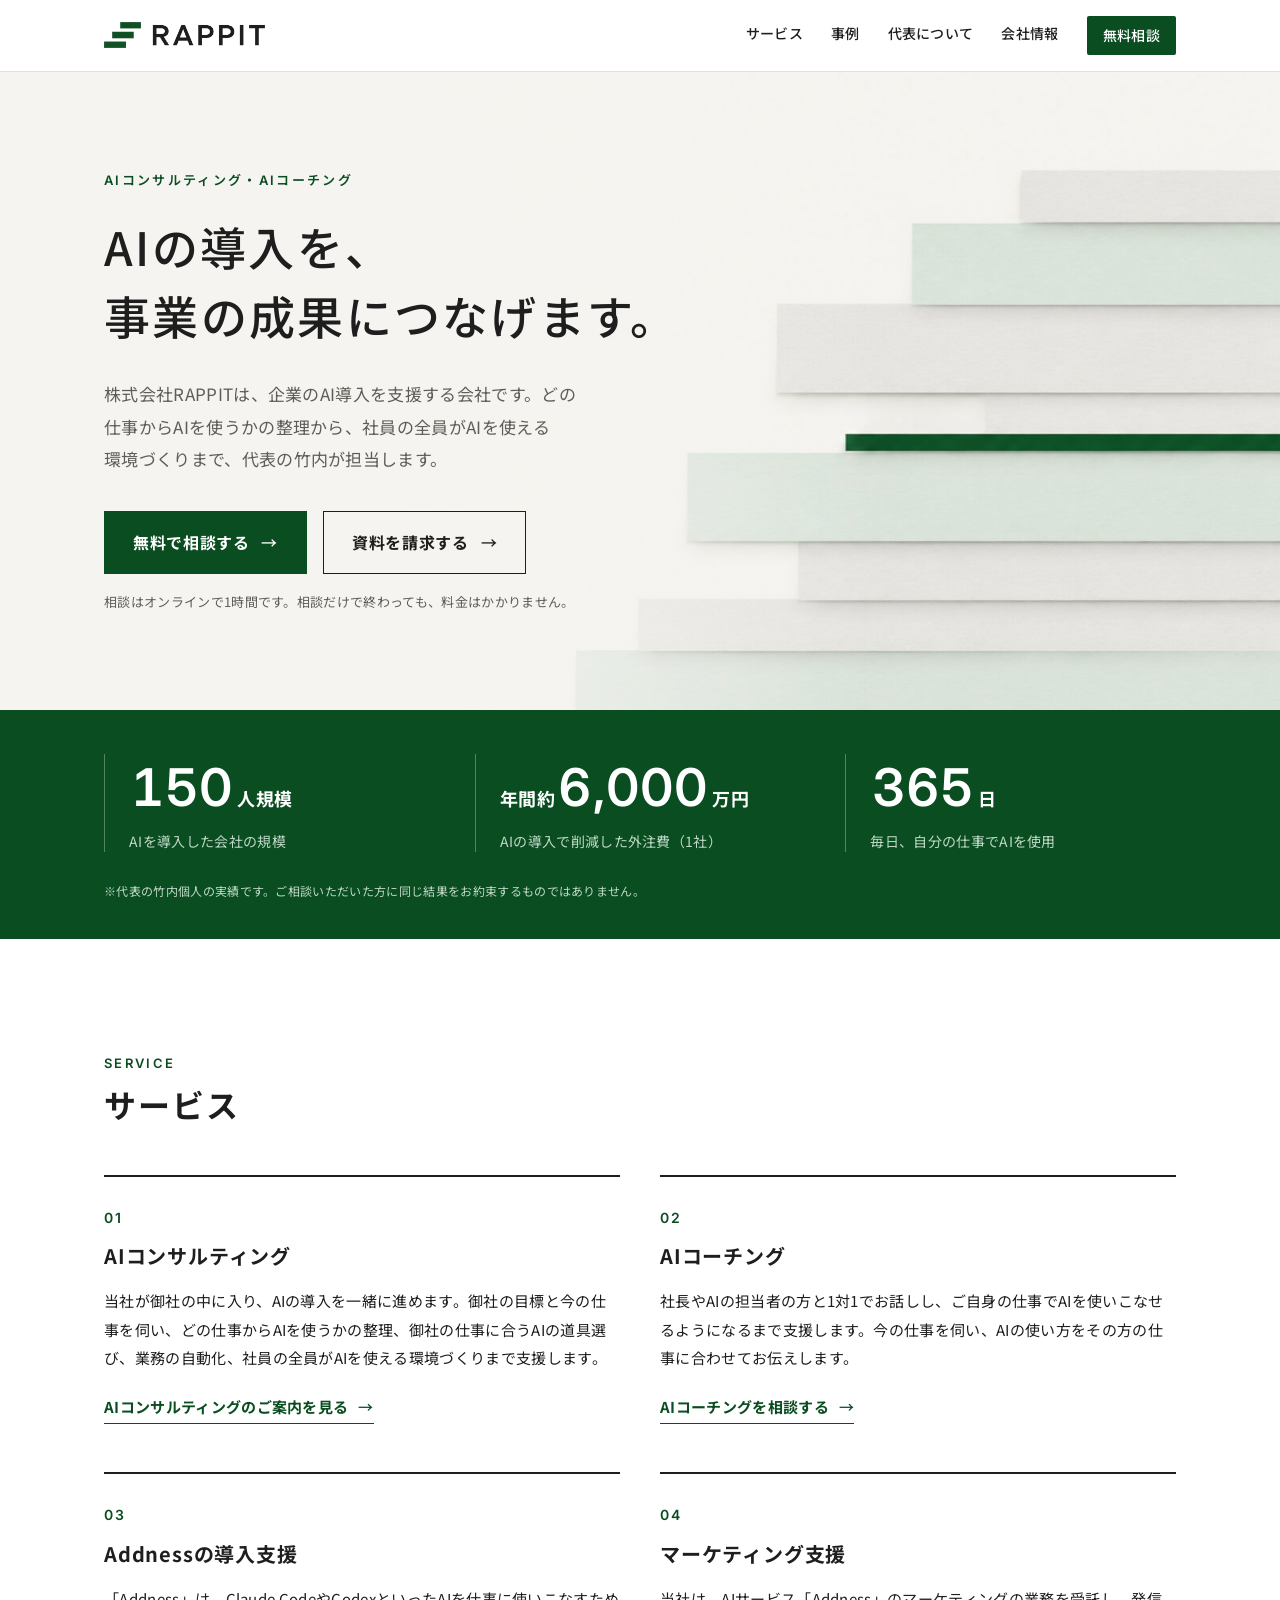
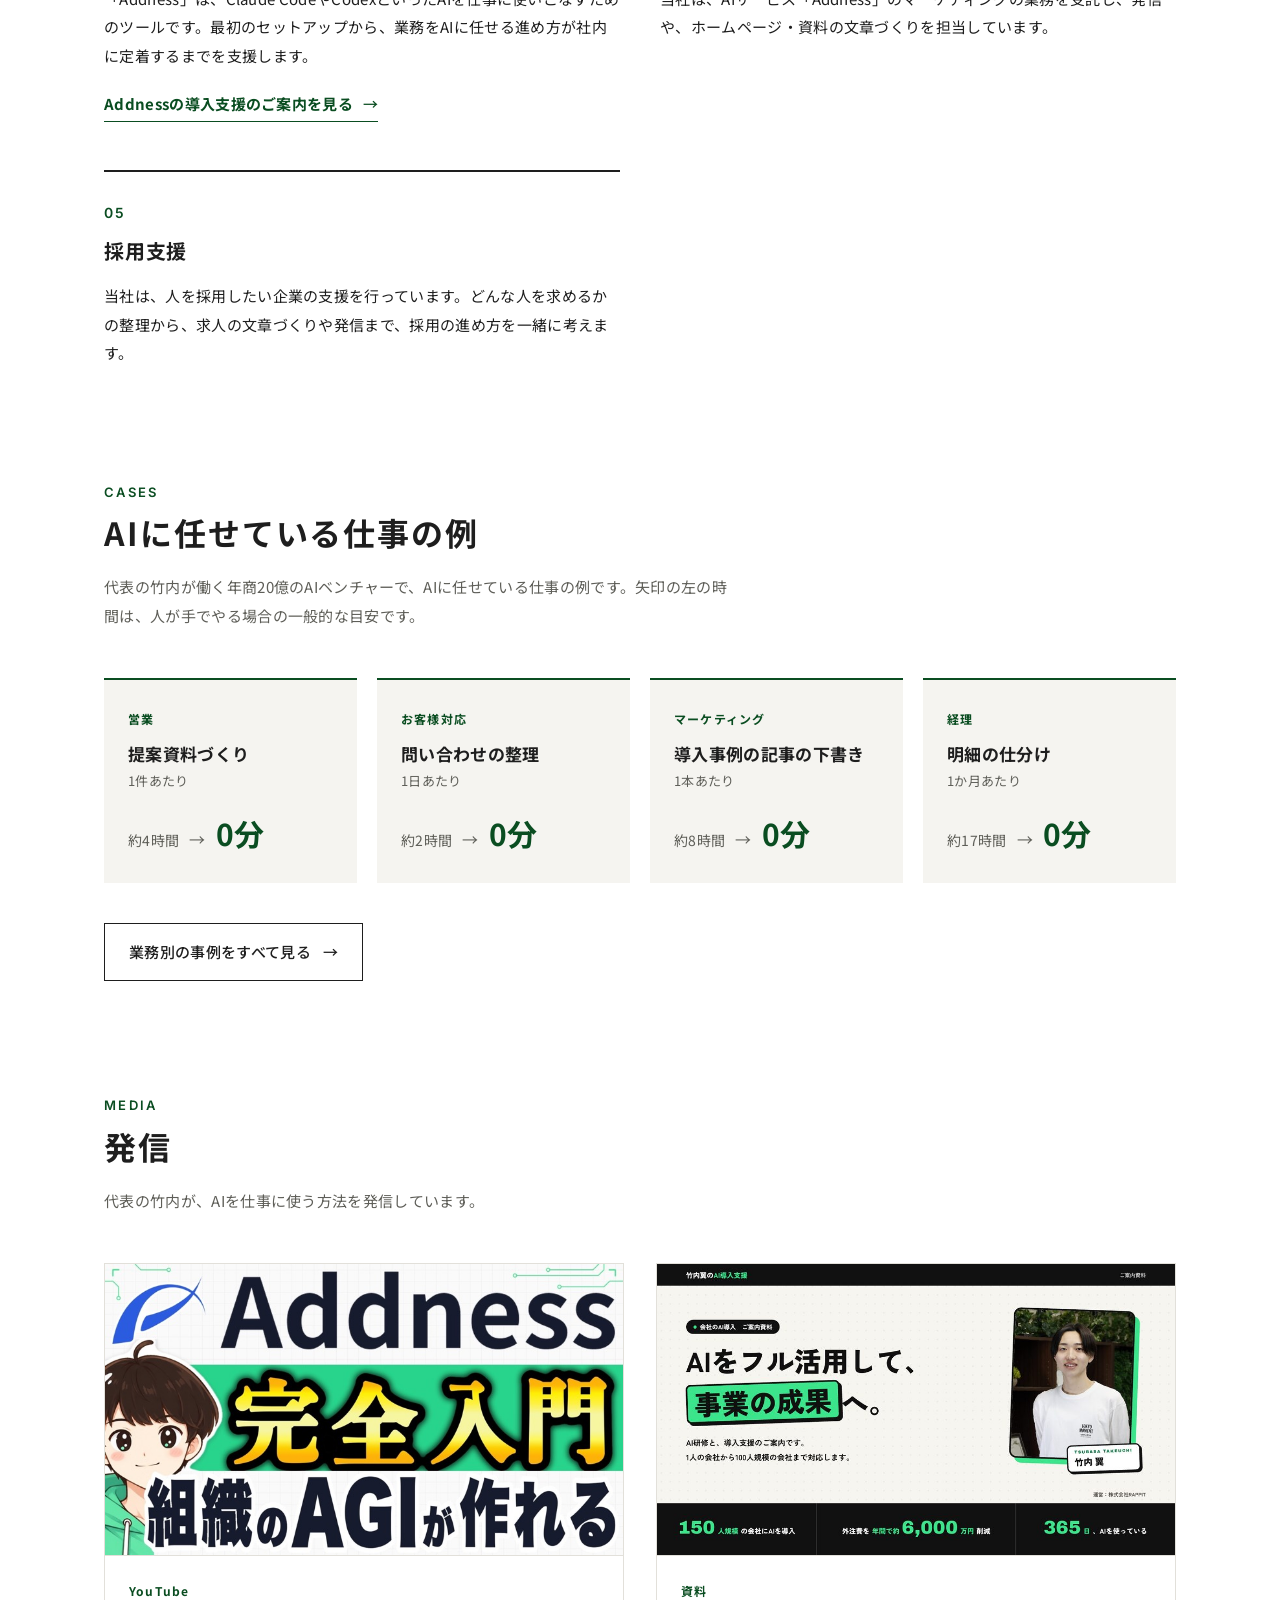
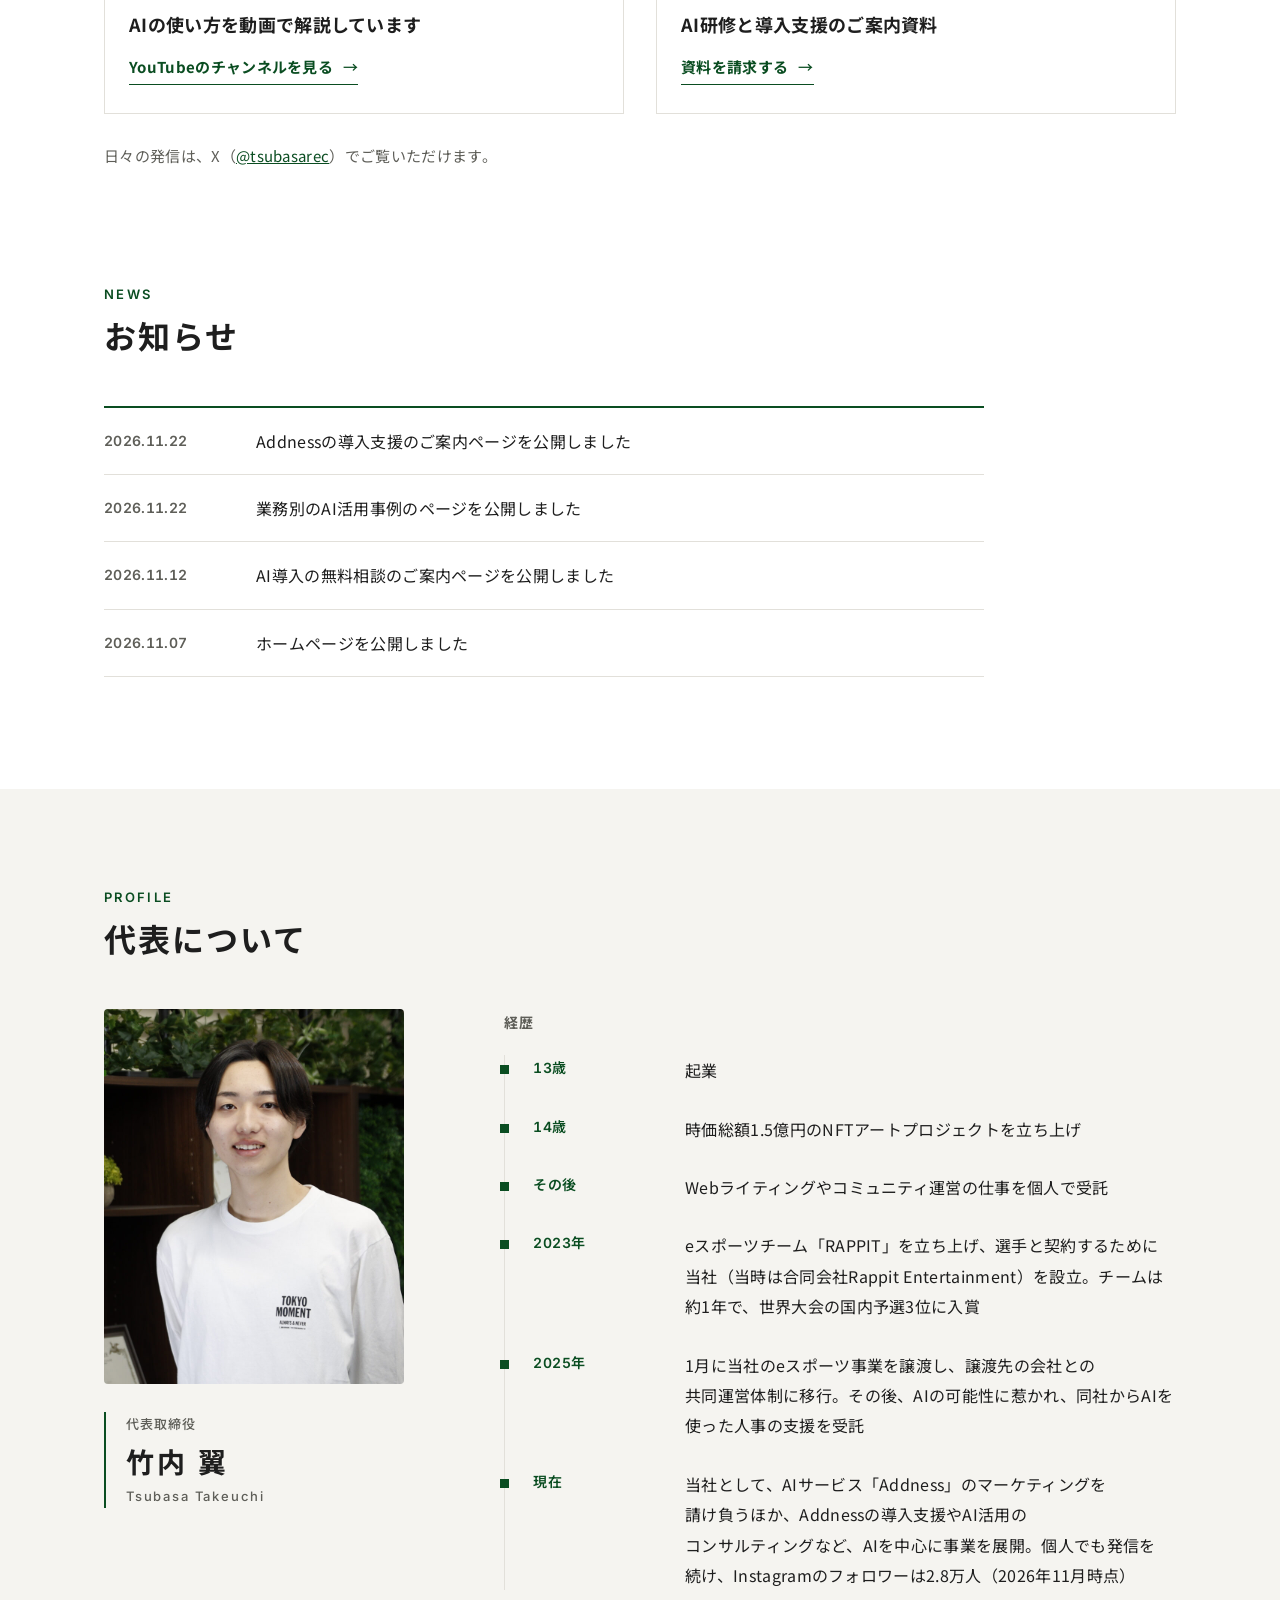
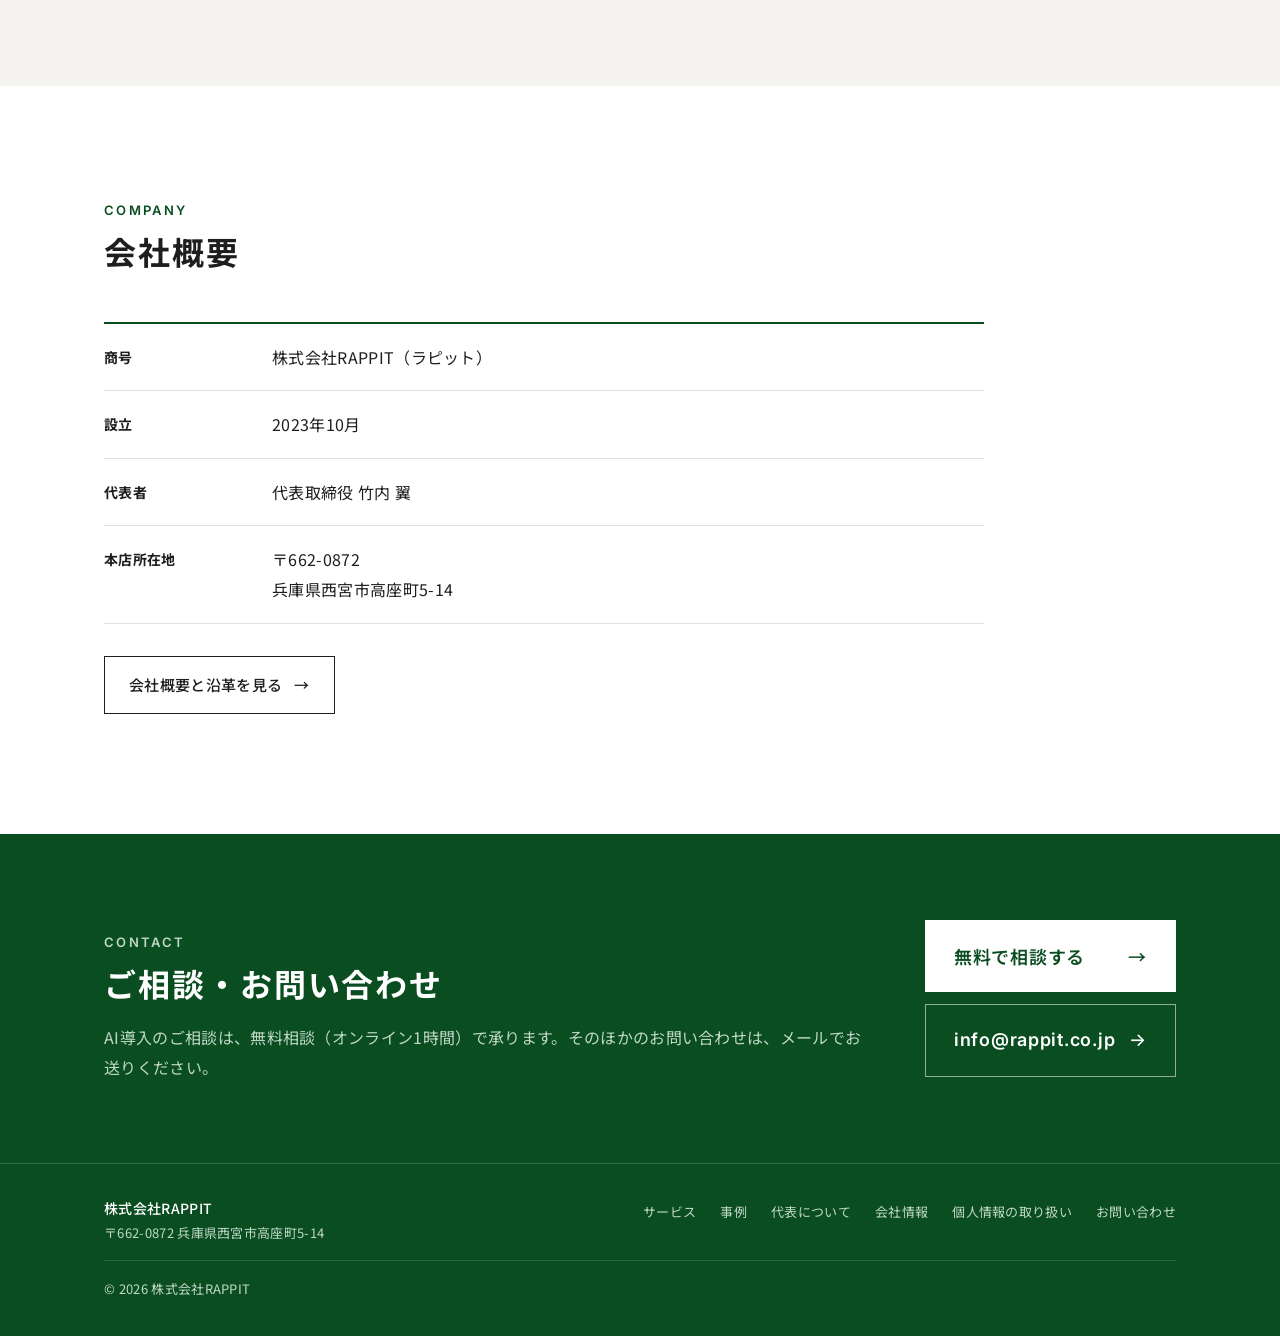
<file: index.html>
<!doctype html>
<html lang="ja">
<head>
<meta charset="utf-8">
<meta name="viewport" content="width=device-width,initial-scale=1,viewport-fit=cover">
<title>株式会社RAPPIT｜AIコンサルティング・AIコーチング</title>
<link rel="canonical" href="https://rappit.co.jp/">
<meta name="description" content="株式会社RAPPIT（ラピット）は、企業のAI導入を支援する会社です。AIコンサルティングとAIコーチングで、どの仕事からAIを使うかの整理から、社員の全員がAIを使える環境づくりまで支援します。">
<meta property="og:title" content="株式会社RAPPIT">
<meta property="og:description" content="企業のAI導入を支援する会社です。AI導入の無料相談を受け付けています。">
<meta property="og:type" content="website">
<meta property="og:url" content="https://rappit.co.jp/">
<script type="application/ld+json">{"@context": "https://schema.org", "@type": "Organization", "name": "株式会社RAPPIT", "alternateName": "RAPPIT", "url": "https://rappit.co.jp/", "logo": "https://rappit.co.jp/logo.png", "email": "info@rappit.co.jp", "address": {"@type": "PostalAddress", "postalCode": "662-0872", "addressRegion": "兵庫県", "addressLocality": "西宮市", "streetAddress": "高座町5-14", "addressCountry": "JP"}}</script>
<link rel="icon" href="favicon.png">
<link rel="apple-touch-icon" href="apple-touch-icon.png">
<link rel="preconnect" href="https://fonts.googleapis.com">
<link rel="preconnect" href="https://fonts.gstatic.com" crossorigin>
<link href="https://fonts.googleapis.com/css2?family=Inter:wght@500;600&family=Noto+Sans+JP:wght@400;500;700&display=swap" rel="stylesheet">
<link rel="stylesheet" href="style.css">
<!-- Google タグ（GA4・RAPPIT） -->
<script async src="https://www.googletagmanager.com/gtm.js?id=GTM-WGKH6LDX"></script>
<script>window.dataLayer=window.dataLayer||[];function gtag(){dataLayer.push(arguments);}gtag('js',new Date());</script>
</head>
<body>
<header>
  <div class="in">
    <a class="logo" href="./" aria-label="株式会社RAPPIT トップ">
      <img class="l-light" src="logo.png" alt="RAPPIT" width="1193" height="193">
      <img class="l-dark" src="logo-dark.png" alt="RAPPIT" width="1193" height="193">
    </a>
    <nav aria-label="メニュー">
      <a href="#service">サービス</a>
      <a href="#cases">事例</a>
      <a href="#profile">代表について</a>
      <a href="company.html">会社情報</a>
      <a class="nav-cta" href="ai/#form">無料相談</a>
    </nav>
  </div>
</header>

<main>
  <div class="hero">
    <div class="in">
      <p class="eyebrow">AIコンサルティング・AIコーチング</p>
      <h1>AIの導入を、<br>事業の成果につなげます。</h1>
      <p class="lead">株式会社RAPPITは、企業のAI導入を支援する会社です。どの仕事からAIを使うかの整理から、社員の全員がAIを使える環境づくりまで、代表の竹内が担当します。</p>
      <div class="cta-row">
        <a class="btn btn-fill" href="ai/#form">無料で相談する</a>
        <a class="btn" href="ai/#form">資料を請求する</a>
      </div>
      <p class="cta-note">相談はオンラインで1時間です。相談だけで終わっても、料金はかかりません。</p>
    </div>
  </div>

  <div class="stats-wrap">
    <div class="in">
      <ul class="stats">
        <li><div class="v"><b>150</b>人規模</div><div class="k">AIを導入した会社の規模</div></li>
        <li><div class="v">年間約<b>6,000</b>万円</div><div class="k">AIの導入で削減した外注費（1社）</div></li>
        <li><div class="v"><b>365</b>日</div><div class="k">毎日、自分の仕事でAIを使用</div></li>
      </ul>
      <p class="note">※代表の竹内個人の実績です。ご相談いただいた方に同じ結果をお約束するものではありません。</p>
    </div>
  </div>

  <section class="sec" id="service">
    <div class="in">
      <div class="sec-head">
        <p class="eyebrow">Service</p>
        <h2>サービス</h2>
      </div>
      <ol class="biz">
        <li>
          <div class="num">01</div>
          <h3>AIコンサルティング</h3>
          <p>当社が御社の中に入り、AIの導入を一緒に進めます。御社の目標と今の仕事を伺い、どの仕事からAIを使うかの整理、御社の仕事に合うAIの道具選び、業務の自動化、社員の全員がAIを使える環境づくりまで支援します。</p>
          <a class="text-link" href="ai/">AIコンサルティングのご案内を見る</a>
        </li>
        <li>
          <div class="num">02</div>
          <h3>AIコーチング</h3>
          <p>社長やAIの担当者の方と1対1でお話しし、ご自身の仕事でAIを使いこなせるようになるまで支援します。今の仕事を伺い、AIの使い方をその方の仕事に合わせてお伝えします。</p>
          <a class="text-link" href="ai/#form">AIコーチングを相談する</a>
        </li>
        <li>
          <div class="num">03</div>
          <h3>Addnessの導入支援</h3>
          <p>「Addness」は、Claude CodeやCodexといったAIを仕事に使いこなすためのツールです。最初のセットアップから、業務をAIに任せる進め方が社内に定着するまでを支援します。</p>
          <a class="text-link" href="addness/">Addnessの導入支援のご案内を見る</a>
        </li>
        <li>
          <div class="num">04</div>
          <h3>マーケティング支援</h3>
          <p>当社は、AIサービス「Addness」のマーケティングの業務を受託し、発信や、ホームページ・資料の文章づくりを担当しています。</p>
        </li>
        <li>
          <div class="num">05</div>
          <h3>採用支援</h3>
          <p>当社は、人を採用したい企業の支援を行っています。どんな人を求めるかの整理から、求人の文章づくりや発信まで、採用の進め方を一緒に考えます。</p>
        </li>
      </ol>
    </div>
  </section>

  <section class="sec" id="cases">
    <div class="in">
      <div class="sec-head">
        <p class="eyebrow">Cases</p>
        <h2>AIに任せている仕事の例</h2>
        <p class="sec-lead">代表の竹内が働く年商20億のAIベンチャーで、AIに任せている仕事の例です。矢印の左の時間は、人が手でやる場合の一般的な目安です。</p>
      </div>
      <ul class="cases">
        <li><div class="tag">営業</div><h3>提案資料づくり</h3><p class="per">1件あたり</p><p class="chg"><span>約4時間</span><i aria-hidden="true">→</i><b>0分</b></p></li>
        <li><div class="tag">お客様対応</div><h3>問い合わせの整理</h3><p class="per">1日あたり</p><p class="chg"><span>約2時間</span><i aria-hidden="true">→</i><b>0分</b></p></li>
        <li><div class="tag">マーケティング</div><h3>導入事例の記事の下書き</h3><p class="per">1本あたり</p><p class="chg"><span>約8時間</span><i aria-hidden="true">→</i><b>0分</b></p></li>
        <li><div class="tag">経理</div><h3>明細の仕分け</h3><p class="per">1か月あたり</p><p class="chg"><span>約17時間</span><i aria-hidden="true">→</i><b>0分</b></p></li>
      </ul>
      <a class="more-link" href="ai/jirei/">業務別の事例をすべて見る</a>
    </div>
  </section>

  <section class="sec" id="media">
    <div class="in">
      <div class="sec-head">
        <p class="eyebrow">Media</p>
        <h2>発信</h2>
        <p class="sec-lead">代表の竹内が、AIを仕事に使う方法を発信しています。</p>
      </div>
      <div class="media">
        <a class="media-card" href="https://www.youtube.com/@tsubasaaiwork" target="_blank" rel="noopener">
          <img src="ai/img/w_yt.jpg" alt="YouTubeの動画「Addness完全入門」のサムネイル" width="800" height="450" loading="lazy">
          <div class="body"><div class="tag">YouTube</div><h3>AIの使い方を動画で解説しています</h3><span class="text-link">YouTubeのチャンネルを見る</span></div>
        </a>
        <a class="media-card" href="ai/#form">
          <img src="ai/insta/doc-cover.jpg" alt="AI導入支援のご案内資料の表紙" width="960" height="540" loading="lazy">
          <div class="body"><div class="tag">資料</div><h3>AI研修と導入支援のご案内資料</h3><span class="text-link">資料を請求する</span></div>
        </a>
      </div>
      <p class="media-x">日々の発信は、X（<a href="https://x.com/tsubasarec" target="_blank" rel="noopener">@tsubasarec</a>）でご覧いただけます。</p>
    </div>
  </section>

  <section class="sec" id="news">
    <div class="in">
      <div class="sec-head">
        <p class="eyebrow">News</p>
        <h2>お知らせ</h2>
      </div>
      <ul class="news">
        <li><time datetime="2026-11-22">2026.11.22</time><a href="addness/">Addnessの導入支援のご案内ページを公開しました</a></li>
        <li><time datetime="2026-11-22">2026.11.22</time><a href="ai/jirei/">業務別のAI活用事例のページを公開しました</a></li>
        <li><time datetime="2026-11-12">2026.11.12</time><a href="ai/">AI導入の無料相談のご案内ページを公開しました</a></li>
        <li><time datetime="2026-11-07">2026.11.07</time><span>ホームページを公開しました</span></li>
      </ul>
    </div>
  </section>

  <div class="band" id="profile">
    <div class="in">
      <div class="sec-head">
        <p class="eyebrow">Profile</p>
        <h2>代表について</h2>
      </div>
      <div class="profile">
        <div class="who">
          <img class="photo" src="tsubasa.jpg" alt="代表取締役 竹内 翼" width="800" height="1000" loading="lazy">
          <div class="nmb">
            <div class="role">代表取締役</div>
            <div class="nm">竹内 翼</div>
            <div class="en">Tsubasa Takeuchi</div>
          </div>
        </div>
        <div class="txt">
          <h3>経歴</h3>
          <ol class="history">
            <li><span class="when">13歳</span><span>起業</span></li>
            <li><span class="when">14歳</span><span>時価総額1.5億円のNFTアートプロジェクトを立ち上げ</span></li>
            <li><span class="when">その後</span><span>Webライティングやコミュニティ運営の仕事を個人で受託</span></li>
            <li><time datetime="2023">2023年</time><span>eスポーツチーム「RAPPIT」を立ち上げ、選手と契約するために当社（当時は合同会社Rappit Entertainment）を設立。チームは約1年で、世界大会の国内予選3位に入賞</span></li>
            <li><time datetime="2025">2025年</time><span>1月に当社のeスポーツ事業を譲渡し、譲渡先の会社との共同運営体制に移行。その後、AIの可能性に惹かれ、同社からAIを使った人事の支援を受託</span></li>
            <li><span class="when">現在</span><span>当社として、AIサービス「Addness」のマーケティングを請け負うほか、Addnessの導入支援やAI活用のコンサルティングなど、AIを中心に事業を展開。個人でも発信を続け、Instagramのフォロワーは2.8万人（2026年11月時点）</span></li>
          </ol>
        </div>
      </div>
    </div>
  </div>


  <section class="sec" id="company">
    <div class="in">
      <div class="sec-head">
        <p class="eyebrow">Company</p>
        <h2>会社概要</h2>
      </div>
      <div class="facts-wrap">
        <dl class="facts">
          <div><dt>商号</dt><dd>株式会社RAPPIT（ラピット）</dd></div>
          <div><dt>設立</dt><dd>2023年10月</dd></div>
          <div><dt>代表者</dt><dd>代表取締役 竹内 翼</dd></div>
          <div><dt>本店所在地</dt><dd>〒662-0872<br>兵庫県西宮市高座町5-14</dd></div>
        </dl>
        <a class="more-link" href="company.html">会社概要と沿革を見る</a>
      </div>
    </div>
  </section>

  <section class="contact" id="contact">
    <div class="in">
      <div>
        <p class="eyebrow">Contact</p>
        <h2>ご相談・お問い合わせ</h2>
        <p>AI導入のご相談は、無料相談（オンライン1時間）で承ります。そのほかのお問い合わせは、メールでお送りください。</p>
      </div>
      <div class="contact-btns">
        <a class="mail solid" href="ai/#form">無料で相談する</a>
        <a class="mail" href="mailto:info@rappit.co.jp">info@rappit.co.jp</a>
      </div>
    </div>
  </section>
</main>

<footer>
  <div class="in">
    <div>
      <div class="co">株式会社RAPPIT</div>
      <div>〒662-0872 兵庫県西宮市高座町5-14</div>
    </div>
    <nav aria-label="フッターのメニュー">
      <a href="#service">サービス</a>
      <a href="#cases">事例</a>
      <a href="#profile">代表について</a>
      <a href="company.html">会社情報</a>
      <a href="privacy.html">個人情報の取り扱い</a>
      <a href="#contact">お問い合わせ</a>
    </nav>
    <div class="copy">© 2026 株式会社RAPPIT</div>
  </div>
</footer>
</body>
</html>
</file>
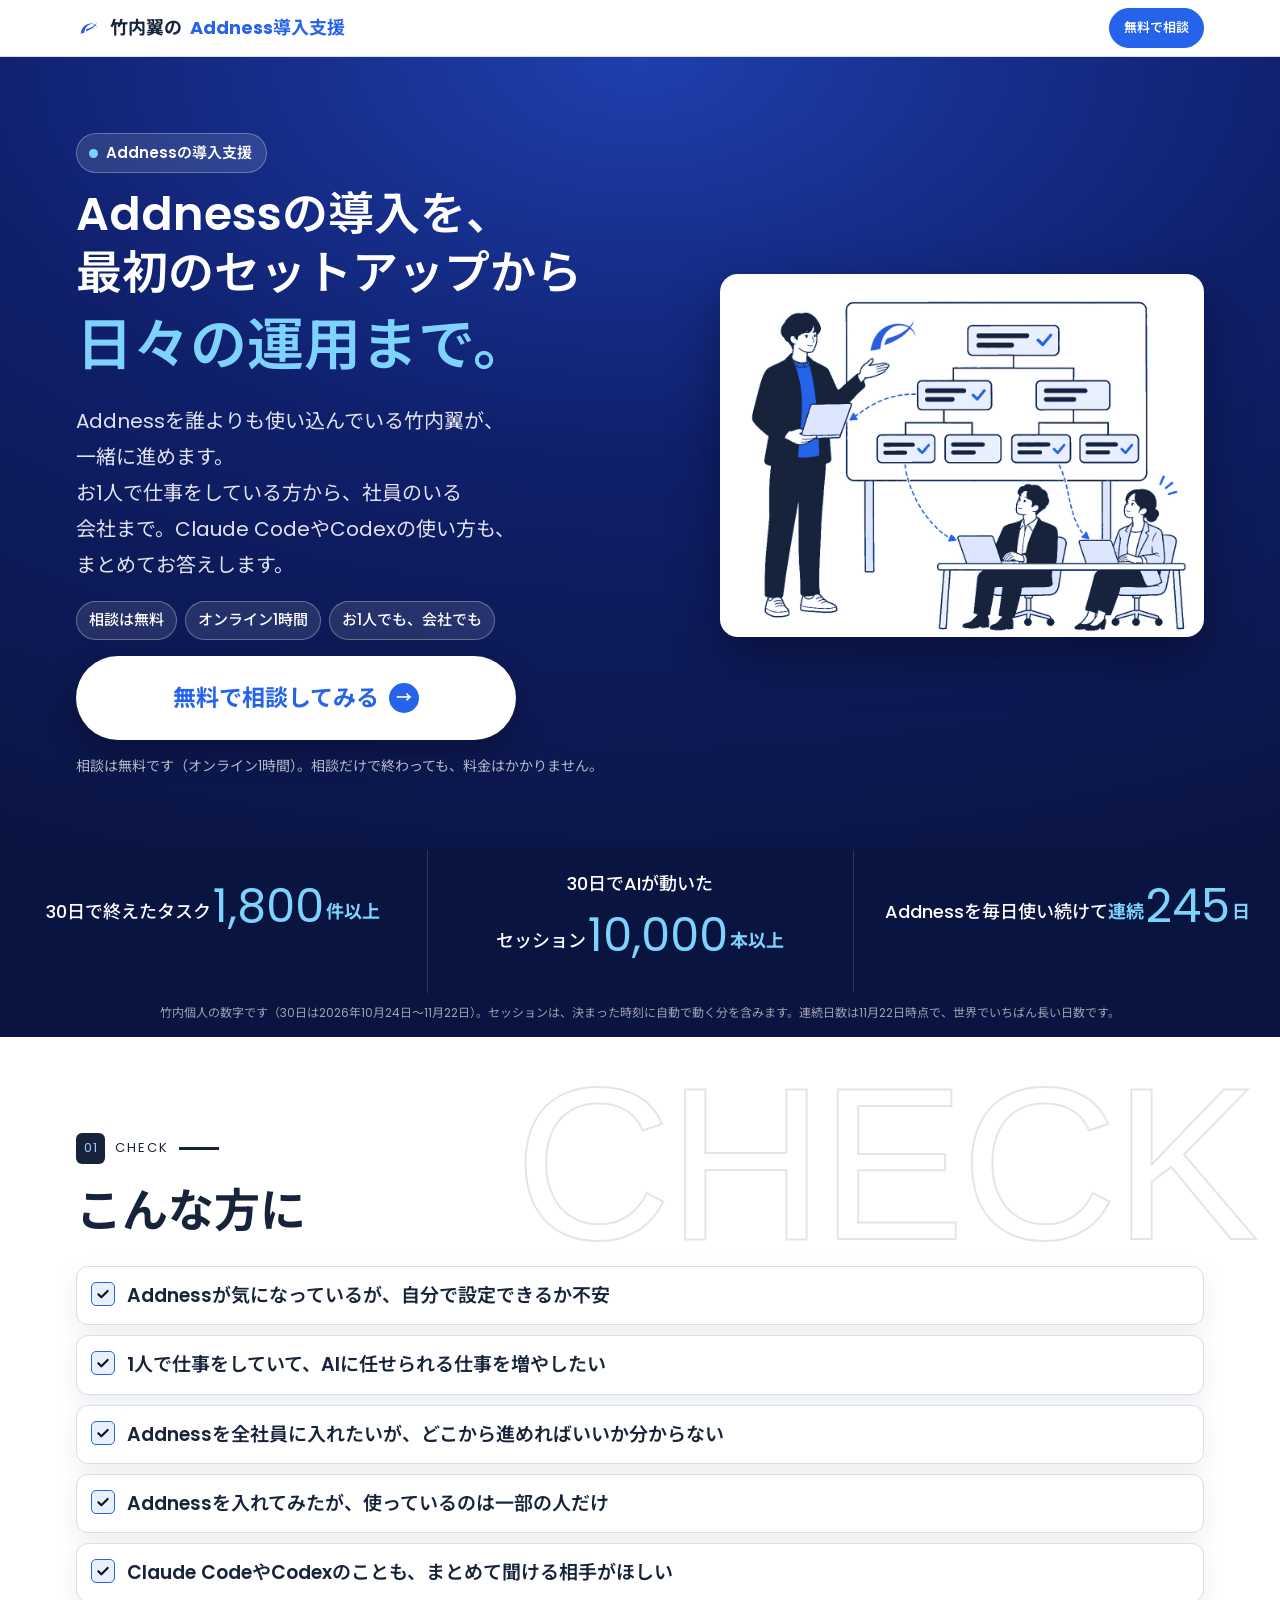
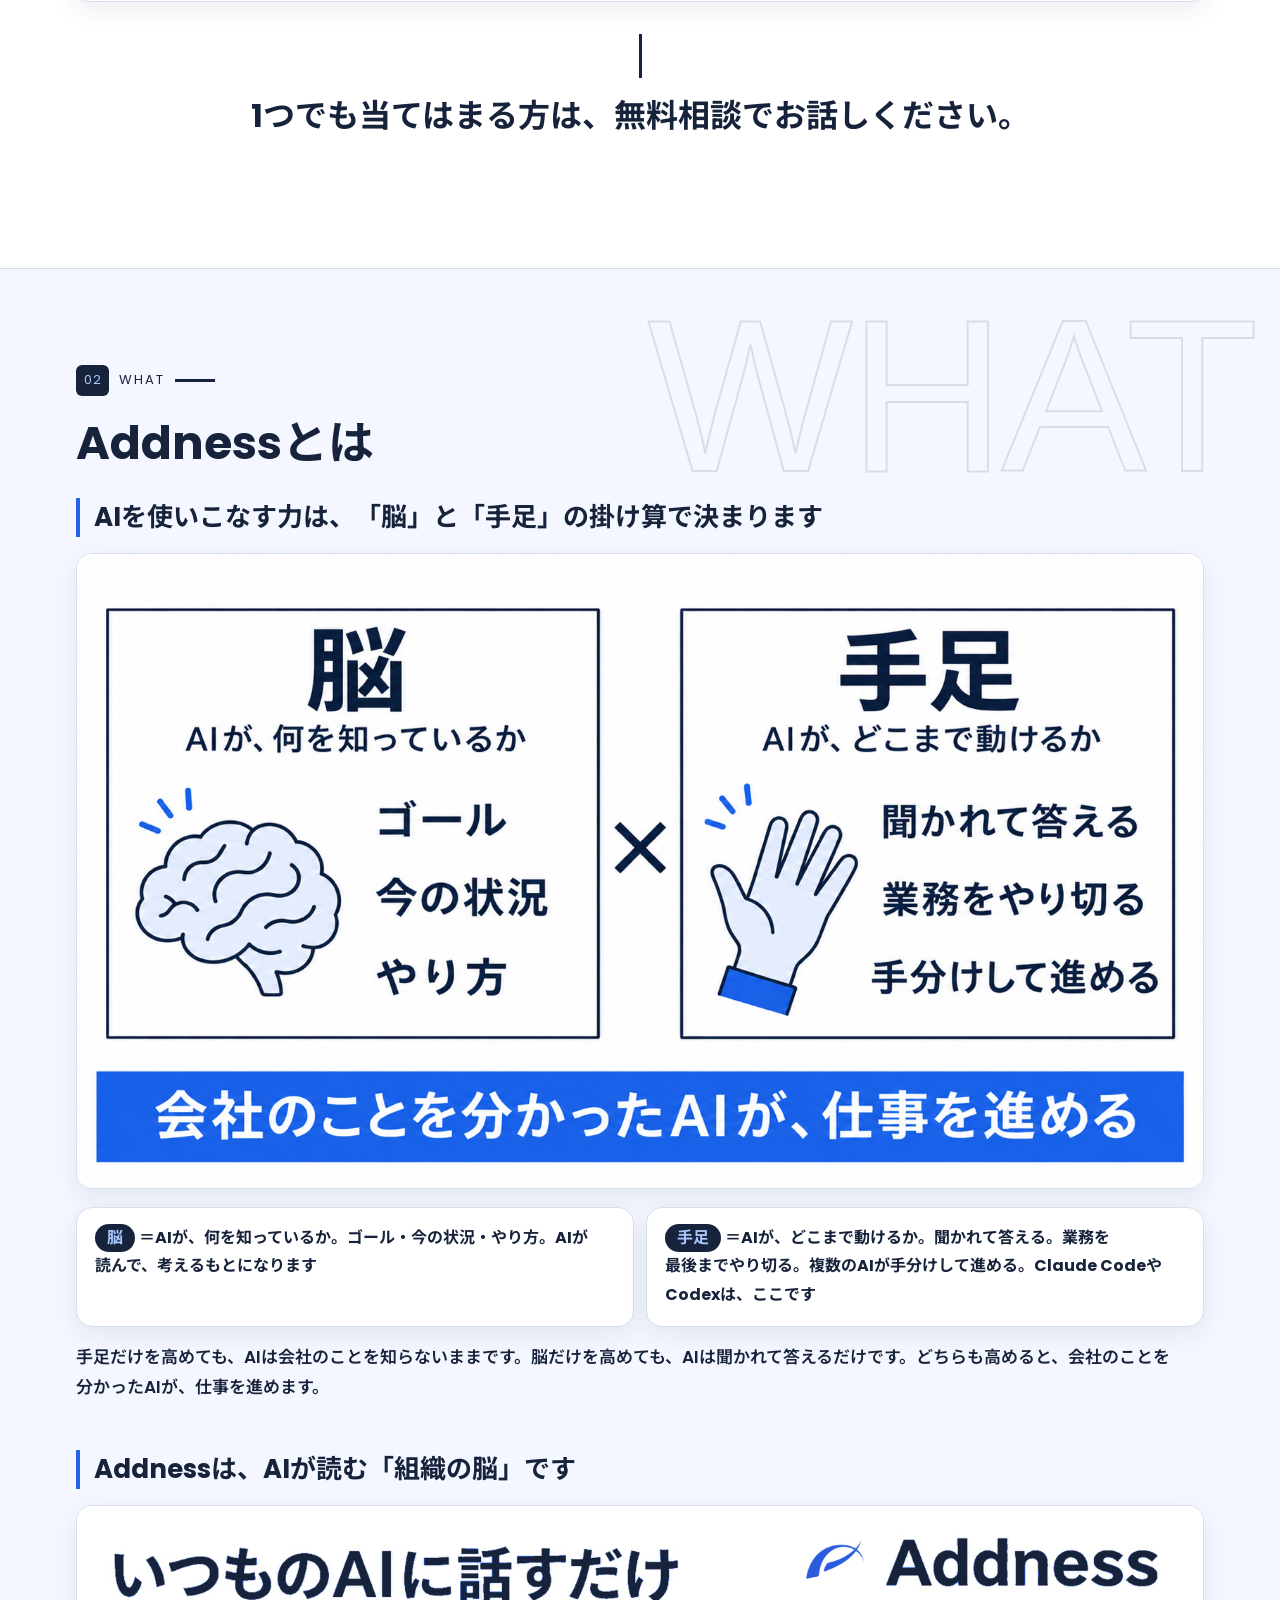
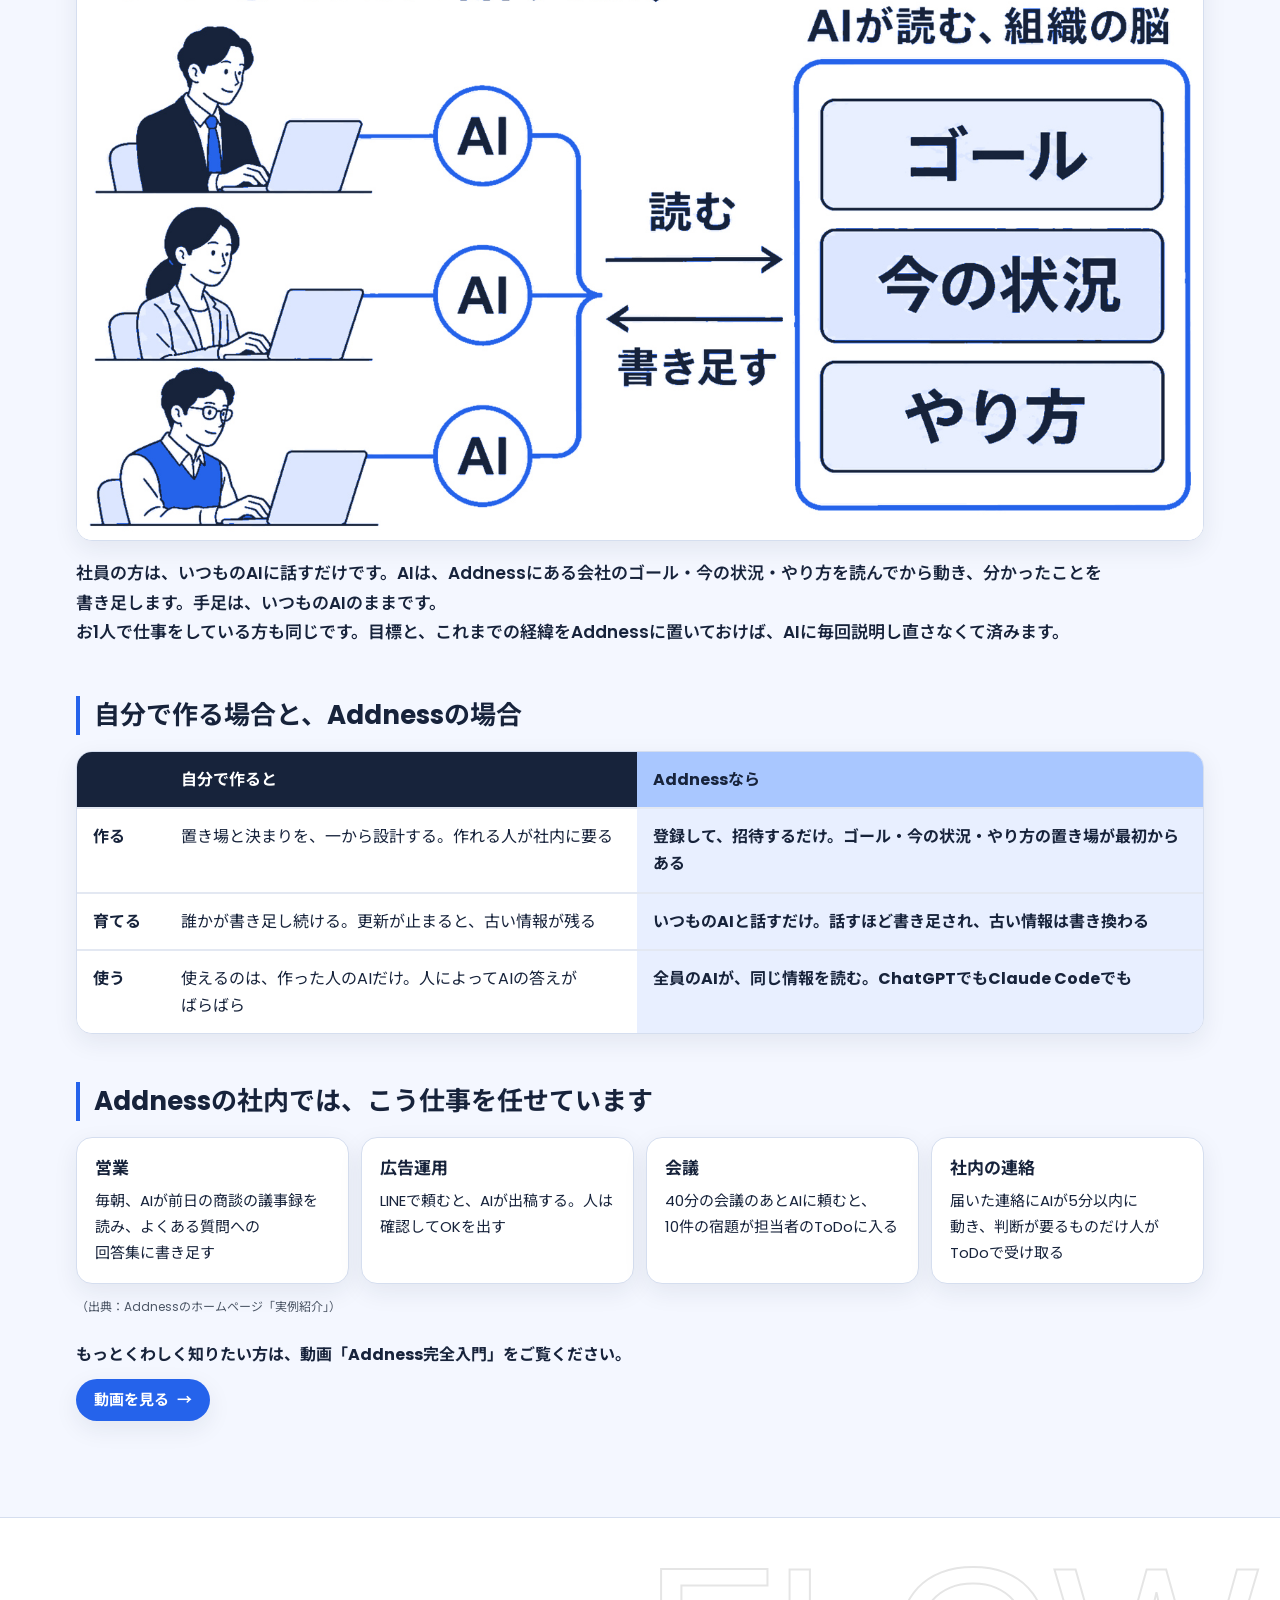
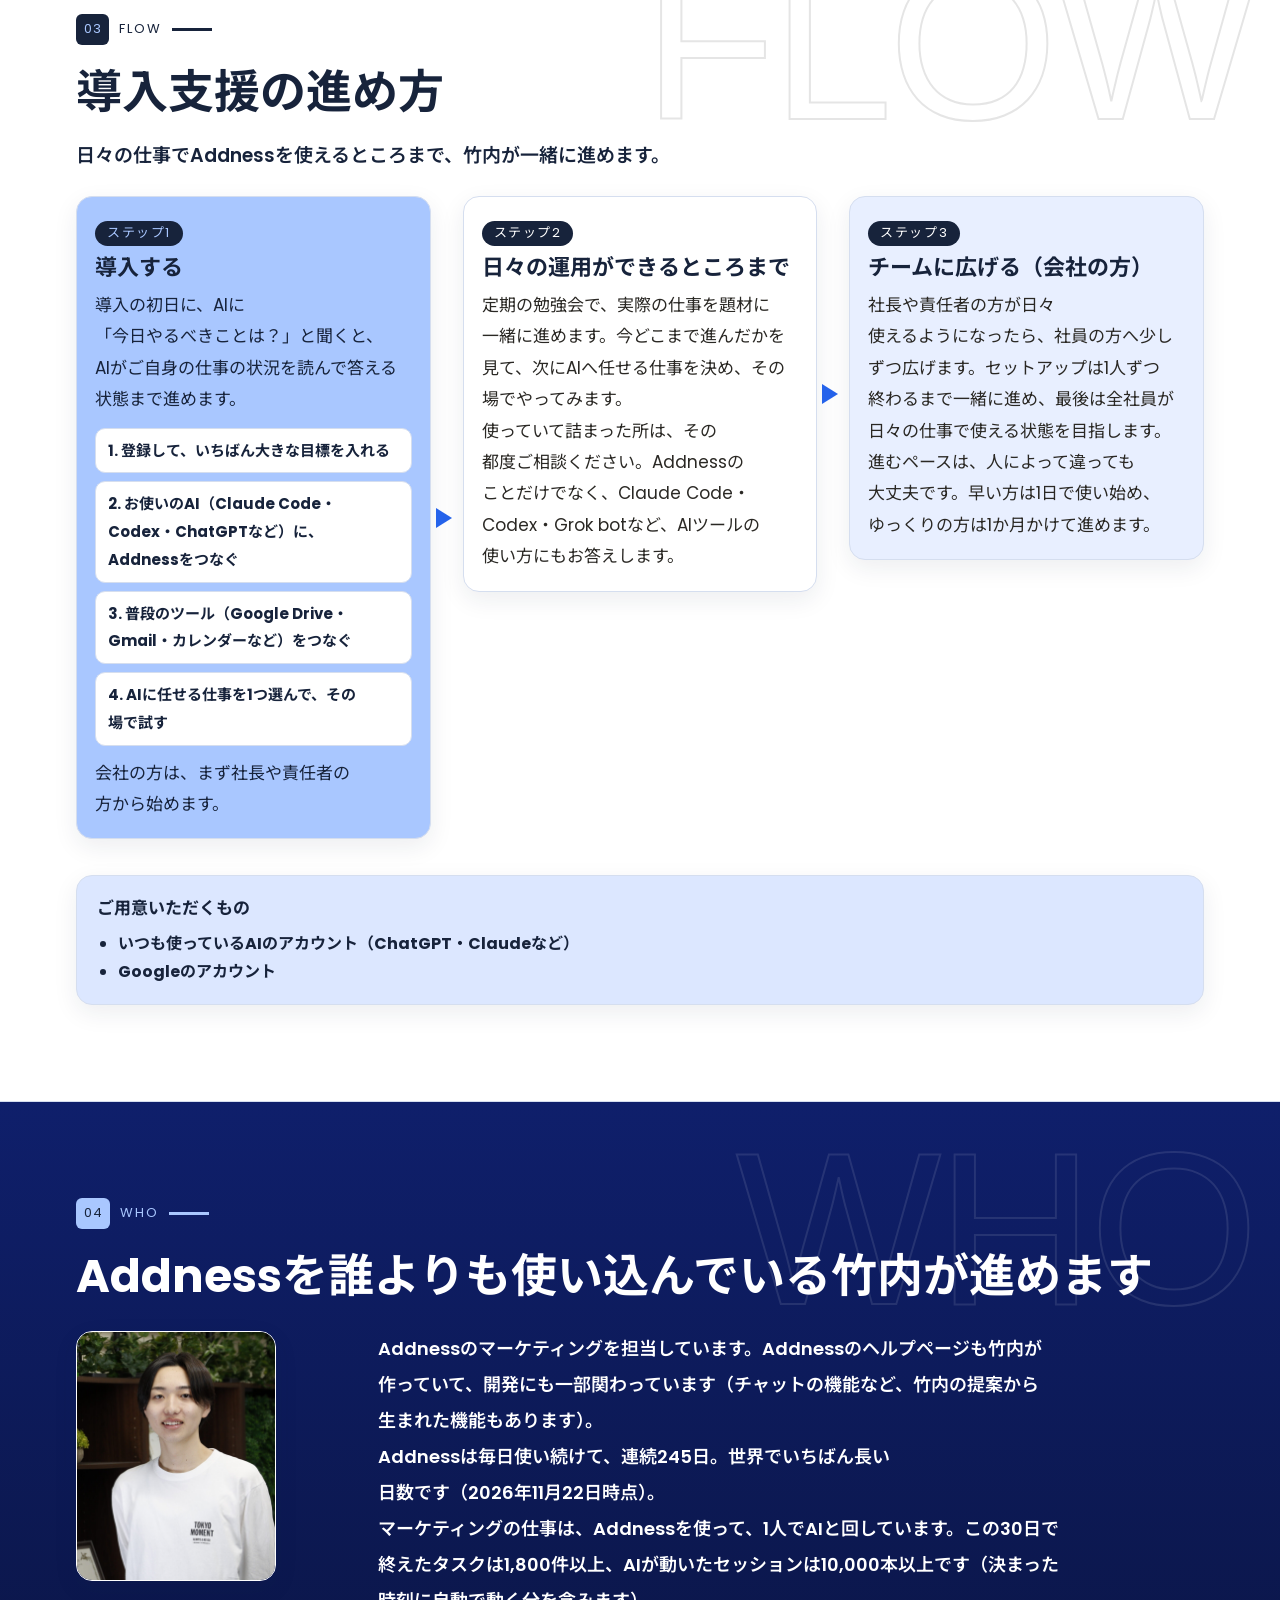
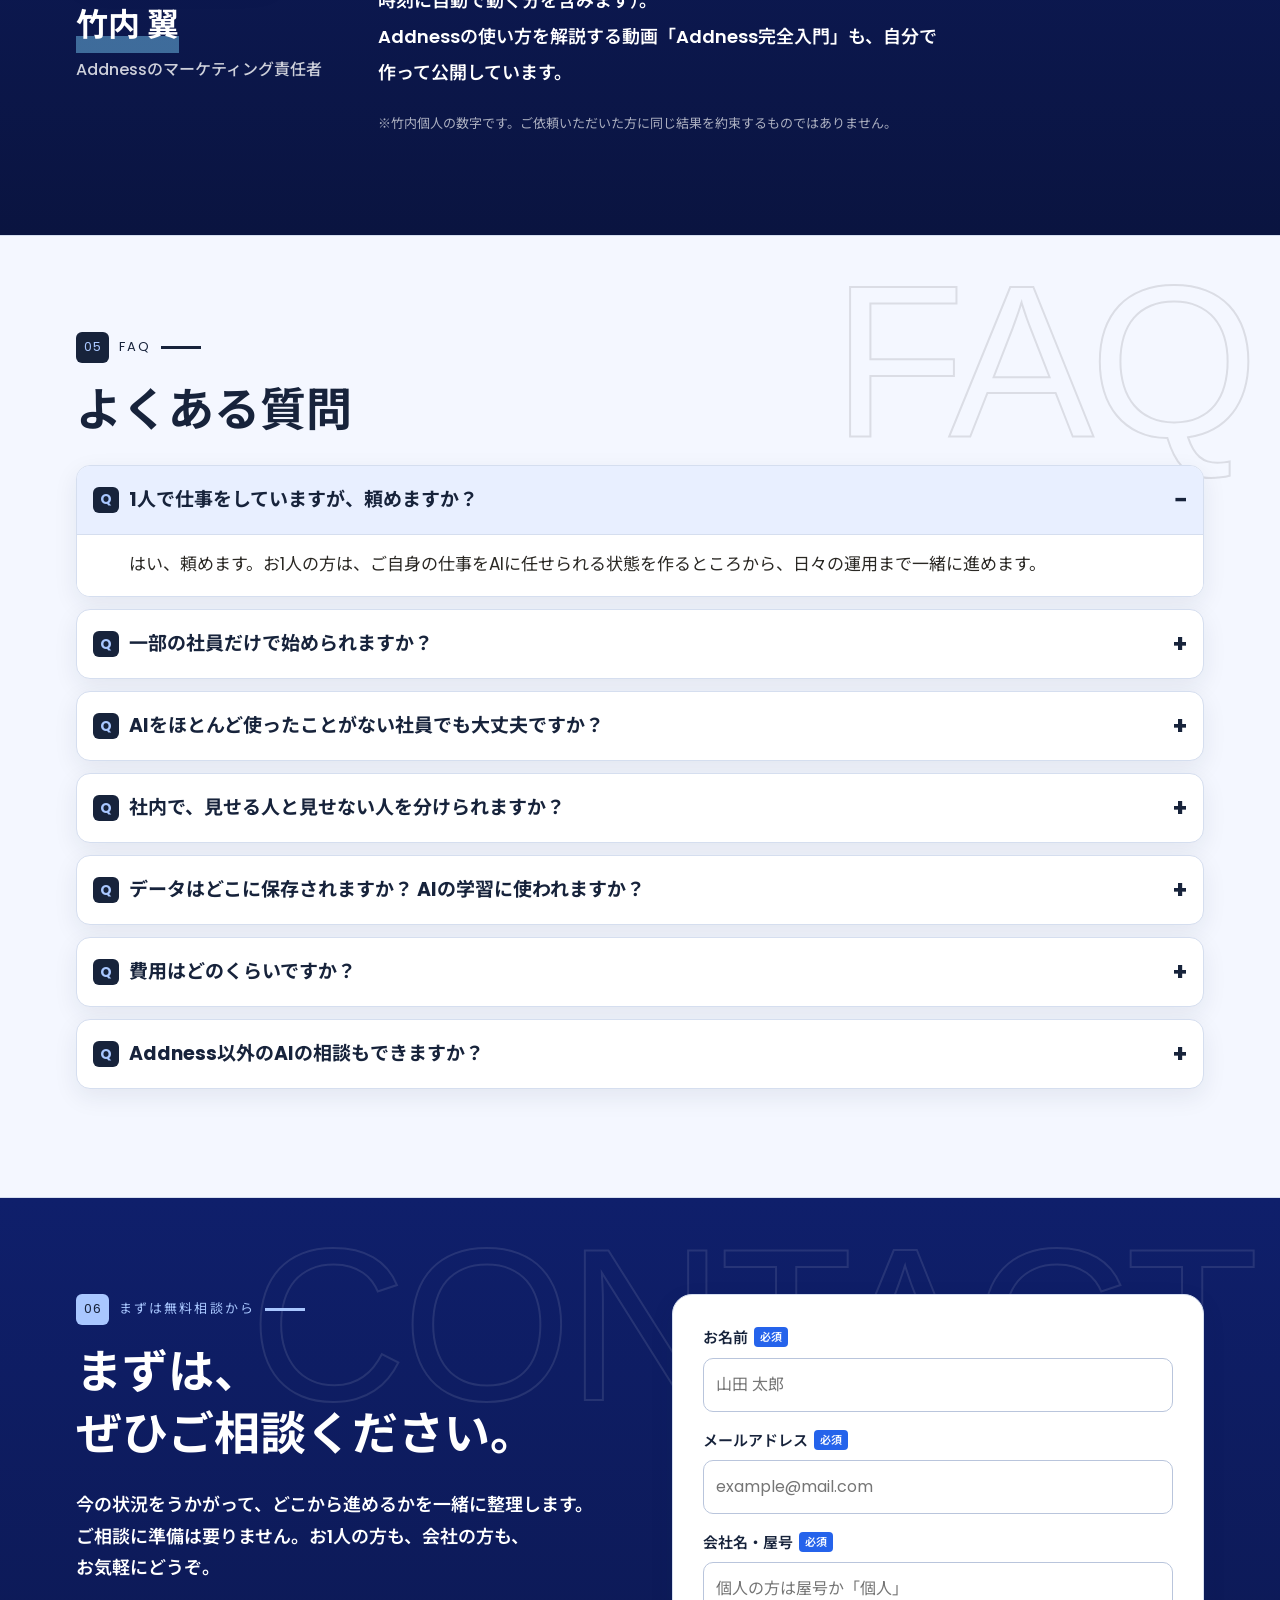
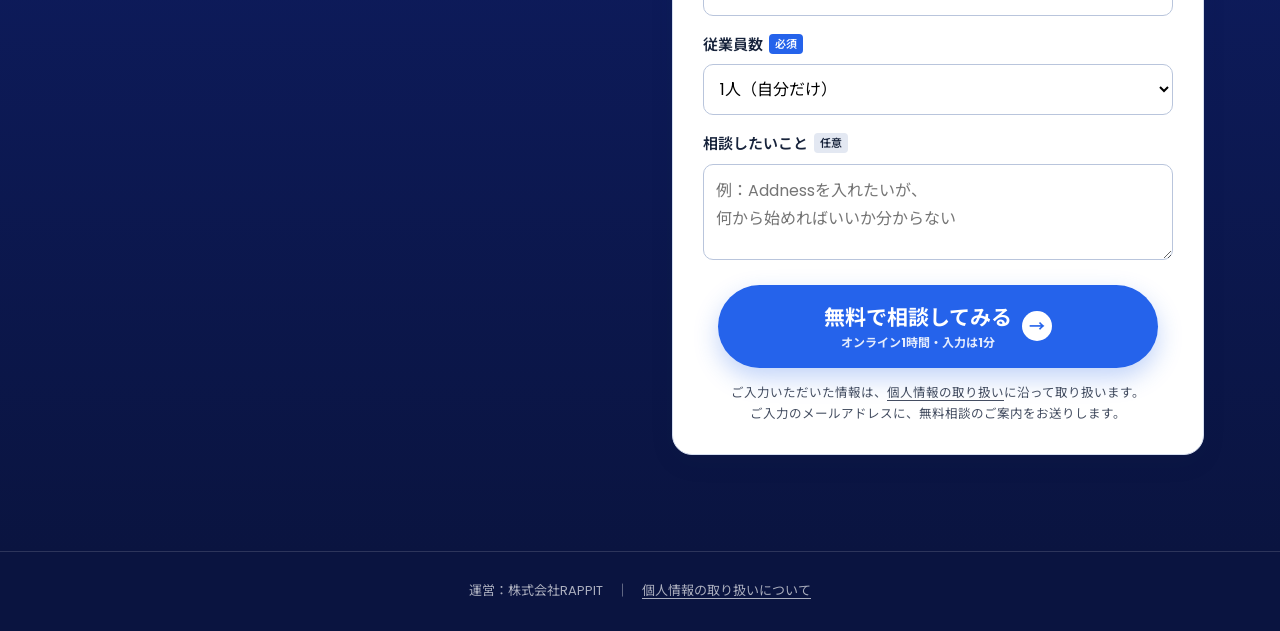
<file: addness/index.html>
<!doctype html>
<html lang="ja">
<head>
<meta charset="utf-8">
<meta name="viewport" content="width=device-width, initial-scale=1">
<meta name="robots" content="noindex">
<title>Addnessの導入支援｜無料相談</title>
<meta name="description" content="Addnessの導入を、最初のセットアップから日々の運用まで。Addnessを誰よりも使い込んでいる竹内翼が一緒に進めます。まずは無料相談から。">
<link rel="icon" href="/favicon.png">
<link rel="apple-touch-icon" href="/apple-touch-icon.png">
<meta property="og:type" content="website">
<meta property="og:title" content="Addnessの導入支援｜無料相談">
<meta property="og:description" content="Addnessの導入を、最初のセットアップから日々の運用まで。Addnessを誰よりも使い込んでいる竹内翼が一緒に進めます。まずは無料相談から。">
<meta property="og:url" content="https://rappit.co.jp/addness/">
<meta property="og:image" content="https://rappit.co.jp/addness/img/hero.jpg">
<meta name="twitter:card" content="summary_large_image">
<link rel="stylesheet" href="https://fonts.googleapis.com/css2?family=Poppins:wght@500;600;700&family=Noto+Sans+JP:wght@400;500;700&display=swap">
<style>
:root{
  --paper:#FFFFFF; --ink:#17233B; --green:#A9C7FF; --green-soft:#E8EFFF; --yellow:#DCE7FF; --blue:#2563EB; --navy:#0A1440; --line:#D5DEEF; --sh:0 8px 24px rgba(23,35,59,.08);
  --gray:#E3E8F2; --muted:#4B5565; --white:#FFFFFF;
}
:root:not([data-theme="light"]){color-scheme:light}
*{box-sizing:border-box}
html,body{margin:0}
body{background:var(--paper);color:var(--ink);font-family:"Hiragino Sans","Hiragino Kaku Gothic ProN","Noto Sans JP",system-ui,sans-serif;line-height:1.75;font-size:16px;-webkit-font-smoothing:antialiased}
img{max-width:100%;height:auto;display:block}
a{color:inherit}
.wrap{max-width:1160px;margin:0 auto;padding:0 16px}
.mark{background:linear-gradient(transparent 58%,var(--yellow) 58%)}
.draft{border:3px dashed #C9A100;background:#FFF8D6;color:#5A4700;padding:12px 14px;border-radius:12px;font-size:14px;line-height:1.6}
.draft b{display:block;font-size:12px;letter-spacing:.08em}

/* header */
.hd{position:sticky;top:0;z-index:20;background:var(--ink);color:#fff}
.hd .wrap{display:flex;align-items:center;justify-content:space-between;height:56px}
.logo{font-weight:700;letter-spacing:.04em;font-size:16px}
.logo span{color:var(--green)}
.hd .btn-s{background:var(--green);color:var(--ink);font-weight:600;font-size:13px;padding:8px 14px;border-radius:999px;text-decoration:none;border:1px solid var(--blue)}

/* tags marquee */
.tags{background:var(--green);border-bottom:1px solid var(--line);overflow:hidden;white-space:nowrap}
.tags .row{display:inline-block;padding:8px 0;animation:mq 40s linear infinite;font-weight:600;font-size:14px}
.tags .row span{margin:0 14px}
@keyframes mq{from{transform:translateX(0)}to{transform:translateX(-50%)}}
@media (prefers-reduced-motion:reduce){.tags .row{animation:none}}

/* button */
.btn{display:flex;align-items:center;justify-content:center;gap:10px;background:var(--green);color:var(--ink);font-weight:700;font-size:19px;text-decoration:none;border:1px solid var(--line);border-radius:999px;padding:16px 26px;box-shadow:var(--sh);transition:transform .1s,box-shadow .1s;width:100%;max-width:440px;cursor:pointer;font-family:inherit}
.btn:active{transform:translateY(4px);box-shadow:var(--sh)}
.btn small{display:block;font-size:12px;font-weight:700}
.btn .arw{width:30px;height:30px;border-radius:50%;background:var(--ink);color:var(--green);display:grid;place-items:center;font-size:16px;flex:none}

/* hero */
.hero{position:relative;border-bottom:1px solid var(--line);background:var(--paper)}
.hero picture img{width:100%;height:auto}
.hero-copy{padding:24px 16px 28px}
.micro{margin:14px 0 0;font-size:13px;font-weight:700;color:var(--muted)}
.hero-card{margin:0 16px 36px;border:1px solid var(--line);border-radius:20px;background:#fff;padding:20px 20px 18px;box-shadow:var(--sh)}
.hc-t{margin:0 0 12px;font-weight:700;font-size:18px}
.hc-t::before{content:"";display:inline-block;width:12px;height:12px;border-radius:50%;background:var(--green);border:1px solid var(--line);margin-right:8px}
.hero-card ul{list-style:none;margin:0;padding:0}
.hero-card li{position:relative;padding:10px 0 10px 34px;border-top:2px solid var(--gray);font-weight:600;font-size:16px;line-height:1.55}
.hero-card li::before{content:"✓";position:absolute;left:0;top:10px;width:24px;height:24px;border-radius:50%;background:var(--green);border:1px solid var(--line);display:grid;place-items:center;font-size:13px;font-weight:700}
.hc-n{margin:12px 0 0;font-size:13px;font-weight:700;color:var(--muted)}
@media (min-width:1024px){.hero-card{margin:0;padding:28px}.hc-t{font-size:22px}.hero-card li{font-size:18px}}
.mid-cta{margin-top:36px;border:1px solid var(--line);border-radius:20px;background:var(--yellow);color:var(--ink);padding:22px 20px;display:grid;gap:16px;justify-items:center;text-align:center}
.mid-cta p{margin:0;font-weight:700;font-size:19px;line-height:1.55}
.mid-cta>div>small{display:block;margin-top:4px;font-weight:700;font-size:13px}
@media (min-width:1024px){.mid-cta{grid-template-columns:1fr auto;text-align:left;justify-items:start;align-items:center;padding:26px 32px}.mid-cta p{font-size:22px}.mid-cta .btn{width:400px}}
.eyebrow{display:inline-block;background:var(--ink);color:#fff;font-weight:600;font-size:13px;padding:6px 12px;border-radius:6px;margin-bottom:12px}
.hero h1{font-size:34px;line-height:1.35;margin:0 0 14px;font-weight:700;letter-spacing:.01em}
.hero h1 em{font-style:normal;color:var(--ink);background:var(--green);padding:0 6px;border-radius:6px;box-decoration-break:clone;-webkit-box-decoration-break:clone}
.hero .lead{font-size:16px;font-weight:600;margin:0 0 18px}
.badges{display:flex;flex-wrap:wrap;gap:8px;margin:0 0 22px;padding:0;list-style:none}
.badges li{border:1px solid var(--line);background:#fff;border-radius:999px;padding:5px 12px;font-weight:600;font-size:14px}

@media (min-width:1024px){
  .hero{display:block}
  .hero-copy{position:absolute;left:0;top:0;bottom:0;width:50%;display:flex;flex-direction:column;justify-content:center;padding:0 0 0 max(40px,calc((100vw - 1160px)/2))}
  .hero h1{font-size:52px}
  .hero .lead{font-size:19px;max-width:520px}
}

/* hero photo */
.hero-grid{display:grid;gap:0}
.photo{margin:16px 16px 0;aspect-ratio:4/3;border:1px dashed var(--line);border-radius:20px;background:var(--gray);aspect-ratio:1/1;max-height:420px;display:grid;place-items:center;text-align:center;padding:16px;font-weight:600;color:var(--muted);font-size:15px;line-height:1.6}
.photo.pic{display:block;width:calc(100% - 32px);height:auto;aspect-ratio:4/3;max-height:280px;object-fit:cover;object-position:center 28%;border-style:solid;padding:0;background:none}
@media (min-width:1024px){.photo.pic{width:100%;aspect-ratio:4/5;max-height:none}}
.photo b{display:block;color:var(--ink);font-size:18px;margin-bottom:6px}
@media (min-width:1024px){
  .hero-grid{grid-template-columns:1fr 1fr;align-items:center;max-width:1160px;margin:0 auto;padding:56px 16px;gap:48px}
  .hero-grid .photo{margin:0;max-height:none}
  .hero-grid .photo{order:2}
  .hero-grid .hero h1,.hero-grid h1{font-size:44px}
  .hero-grid .hero-copy{position:static;width:auto;padding:0}
  .hero-grid.solo{grid-template-columns:1fr}
  .hero-grid.solo h1{font-size:56px}
}

br.sp{display:inline}
@media (min-width:1024px){br.sp{display:none}}

/* point */
.cause{border:1px solid var(--line);border-radius:16px;background:#fff;padding:20px 22px;font-size:17px;font-weight:700;line-height:1.8;margin-bottom:40px;box-shadow:var(--sh)}
.point{background:var(--paper)}
.fail{display:grid;gap:14px;margin-bottom:36px}
@media (min-width:1024px){.fail{grid-template-columns:1fr 1fr}}
.fail div{border:1px solid var(--line);border-radius:16px;background:#fff;padding:18px 20px}
.fail .x{display:inline-block;background:var(--ink);color:#fff;font-weight:700;font-size:12px;letter-spacing:.1em;padding:2px 10px;border-radius:6px;margin-bottom:6px}
.fail h3{margin:0 0 6px;font-size:19px;line-height:1.45}
.fail p{margin:0;font-size:15px;color:var(--muted)}
.chain{list-style:none;margin:0;padding:0;display:grid;gap:0}
@media (min-width:1024px){.chain{grid-template-columns:repeat(3,1fr);gap:16px}}
.chain li{border:1px solid var(--line);border-radius:16px;background:var(--green-soft);padding:18px 20px;position:relative;margin-bottom:28px}
.chain li:last-child{background:var(--green)}
.chain li:not(:last-child)::after{content:"";position:absolute;left:50%;bottom:-24px;transform:translateX(-50%);border:10px solid transparent;border-top:14px solid var(--ink)}
@media (min-width:1024px){.chain li{margin:0}.chain li:not(:last-child)::after{left:auto;right:-22px;top:50%;bottom:auto;transform:translateY(-50%);border:10px solid transparent;border-left:14px solid var(--ink)}}
.chain h3{margin:0 0 6px;font-size:18px;line-height:1.45}
.chain p{margin:0;font-size:15px}
.point .lead2{margin:28px 0 0;font-size:19px;font-weight:700;text-align:center;line-height:1.6}
@media (min-width:1024px){.point .lead2{font-size:24px}}

/* sections */
section{border-bottom:1px solid var(--line);padding:64px 0}
.sec-label{display:inline-block;font-weight:700;font-size:13px;letter-spacing:.14em;border:2px solid currentColor;border-radius:999px;padding:3px 12px;margin-bottom:12px}
h2{font-size:28px;line-height:1.4;margin:0 0 24px;font-weight:700}
@media (min-width:1024px){h2{font-size:38px} section{padding:96px 0}}

/* worries */
.worry{background:#fff}
.worry-grid{display:grid;gap:28px;align-items:center}
@media (min-width:1024px){.worry-grid{grid-template-columns:1fr 420px}}
.checks{list-style:none;margin:0;padding:0;display:grid;gap:10px}
.checks li{display:flex;gap:12px;align-items:flex-start;border:2.5px solid var(--ink);background:var(--paper);border-radius:12px;padding:12px 14px;font-weight:700;font-size:16px}
.checks li::before{content:"";flex:none;width:22px;height:22px;margin-top:3px;border:2.5px solid var(--ink);border-radius:5px;background:var(--green) url("data:image/svg+xml,%3Csvg xmlns='http://www.w3.org/2000/svg' viewBox='0 0 24 24'%3E%3Cpath d='M5 12.5l4.5 4.5L19 7.5' fill='none' stroke='%23111' stroke-width='3.2' stroke-linecap='round' stroke-linejoin='round'/%3E%3C/svg%3E") center/16px no-repeat}
.worry-img{border:1px solid var(--line);border-radius:18px;overflow:hidden;background:var(--paper)}
.bridge{margin-top:32px;text-align:center;font-size:21px;font-weight:700;line-height:1.5}
@media (min-width:1024px){.bridge{font-size:28px}}

/* about */
.about{background:var(--ink);color:#fff}
.about .sec-label{color:var(--green)}
.about-grid{display:grid;gap:28px}
@media (min-width:1024px){.about-grid{grid-template-columns:1fr 1fr;gap:56px;align-items:start}}
.about p.intro{font-size:17px;font-weight:600;margin:0 0 22px}
.big-num{border:1px solid var(--blue);border-radius:18px;padding:22px;text-align:center;background:#1B1B1B}
.big-num .k{font-weight:600;font-size:15px;color:#cfcfcf}
.big-num .v{font-size:56px;font-weight:700;color:var(--green);line-height:1.1;margin:6px 0}
.big-num .v small{font-size:22px;color:#fff;margin-left:4px}
.big-num .s{font-weight:600;font-size:16px}
.big-num .n{font-size:12px;color:#aaa;margin-top:8px}
.tl{list-style:none;margin:0;padding:0;border-left:3px solid var(--blue);margin-left:8px}
.tl li{position:relative;padding:0 0 18px 22px}
.tl li::before{content:"";position:absolute;left:-10px;top:6px;width:16px;height:16px;border-radius:50%;background:var(--ink);border:1px solid var(--blue)}
.tl .lbl{font-weight:700;color:var(--green);font-size:15px;display:block}
.tl .txt{font-weight:700;font-size:16px}
.shot{margin-top:24px;border:3px dashed #777;border-radius:14px;padding:28px 16px;text-align:center;color:#bbb;font-size:14px}
.prof{display:flex;align-items:center;gap:18px;margin:0 0 28px}
.prof-pic{width:120px;height:150px;object-fit:cover;object-position:center 25%;border:1px solid var(--blue);border-radius:16px;flex:none}
.prof-name{margin:0;font-size:24px;font-weight:700}
.prof-role{margin:4px 0 0;font-size:14px;font-weight:700;color:#cfcfcf;line-height:1.6}
@media (min-width:1024px){.prof-pic{width:200px;height:250px}.prof-name{font-size:32px}.prof-role{font-size:16px}}
.links{display:flex;gap:10px;flex-wrap:wrap;margin-top:18px}
.links a{border:2px solid #fff;border-radius:999px;padding:6px 14px;font-weight:600;font-size:14px;text-decoration:none}

/* numbers */
.nums{display:grid;grid-template-columns:1fr 1fr;gap:12px;margin-bottom:10px}
.nums > div{border:1px solid var(--blue);border-radius:16px;background:#1B1B1B;padding:16px 12px;text-align:center}
.nums .v{font-size:34px;font-weight:700;color:var(--green);line-height:1.15}
.nums .v small{font-size:15px;color:#fff;margin-left:2px}
.nums .k{font-size:13px;font-weight:600;color:#ddd;margin-top:4px;line-height:1.5}
@media (min-width:1024px){.nums .v{font-size:44px}}
.nums-note{font-size:12px;color:#aaa;margin:0 0 4px}

/* output */
.output{background:#fff}
.out-lead{font-size:16px;font-weight:600;margin:-8px 0 24px}
.out-grid{display:grid;gap:16px}
@media (min-width:640px){.out-grid{grid-template-columns:1fr 1fr}}
@media (min-width:1024px){.out-grid{grid-template-columns:repeat(3,1fr)}}
.out{border:1px solid var(--line);border-radius:16px;overflow:hidden;background:var(--paper)}
.out .ph{aspect-ratio:16/10;border-bottom:1px solid var(--line);background:var(--gray);display:grid;place-items:center;color:var(--muted);font-weight:600;font-size:13px}
.out .b{padding:14px 16px}
.out .no{font-weight:700;font-size:12px;letter-spacing:.12em}
.out h3{margin:2px 0 4px;font-size:17px;line-height:1.45}
.out p{margin:0;font-size:14px;color:var(--muted)}
.out .shot{display:block;width:100%;height:auto;aspect-ratio:16/10;object-fit:cover;object-position:center;border-bottom:1px solid var(--line)}
.out .shot.top{object-position:center 12%}

/* both */
.both{background:var(--paper)}
.both-lead{font-size:16px;font-weight:600;margin:-4px 0 24px;max-width:760px}
.both-grid{display:grid;gap:8px;align-items:stretch}
.bx{border:1px solid var(--line);border-radius:16px;background:#fff;padding:18px 20px}
.bx.hi{background:var(--green);}
.bx .tag{display:inline-block;background:var(--ink);color:#fff;font-weight:700;font-size:12px;border-radius:999px;padding:3px 12px}
.bx h3{margin:8px 0 6px;font-size:19px;line-height:1.45}
.bx p{margin:0;font-size:15px}
.both .op{display:block;text-align:center;font-size:28px;font-weight:700;line-height:1}
@media (min-width:1024px){.both-grid.three{grid-template-columns:repeat(3,1fr);gap:16px;align-items:stretch}}
@media (min-width:1024px){.both-grid{grid-template-columns:1fr auto 1fr auto 1fr;align-items:center}.both-grid .bx{height:100%}.both .op{font-size:36px}}

/* tools */
.tools{background:var(--green-soft)}
.chips{display:flex;flex-wrap:wrap;gap:10px;list-style:none;margin:0 0 16px;padding:0}
.chips li{border:1px solid var(--line);background:#fff;border-radius:999px;padding:8px 16px;font-weight:700;font-size:16px}
.chips li.more{background:var(--ink);color:#fff}
.tools .t-lead{font-size:17px;font-weight:700;margin:-8px 0 20px}
.tools .t-note{font-size:12px;color:var(--muted);margin:0}

/* promises */
.promise{background:var(--green-soft)}
.pm-list{display:grid;gap:22px}
@media (min-width:1024px){.pm-list{grid-template-columns:1fr 1fr;gap:28px}}
.pm{background:#fff;border:1px solid var(--line);border-radius:20px;overflow:hidden;box-shadow:var(--sh);display:flex;flex-direction:column}
.pm .img{background:var(--paper);border-bottom:1px solid var(--line)}
.pm .img img{aspect-ratio:4/3;height:auto;object-fit:cover;object-position:center 30%;width:100%}
.pm .body{padding:20px 20px 24px}
.pm .no{font-weight:700;font-size:13px;letter-spacing:.14em;background:var(--ink);color:var(--green);display:inline-block;padding:3px 10px;border-radius:6px;margin-bottom:8px}
.pm h3{font-size:22px;line-height:1.45;margin:0 0 10px;font-weight:700}
.pm .so{display:flex;gap:8px;align-items:flex-start;background:var(--yellow);border:1px solid var(--line);border-radius:10px;padding:8px 12px;font-weight:600;font-size:15px;margin:0 0 12px}
.pm .so b{flex:none}
.pm p{margin:0;font-size:15px;color:#2A2824}

/* take-away */
.take{background:var(--paper)}
.take-list{display:grid;gap:14px;counter-reset:t}
@media (min-width:1024px){.take-list{grid-template-columns:repeat(3,1fr)}}
.take-list div{border:1px solid var(--line);border-radius:16px;background:#fff;padding:20px;position:relative}
.take-list div::before{counter-increment:t;content:counter(t);position:absolute;top:-16px;left:16px;width:34px;height:34px;border-radius:50%;background:var(--green);border:1px solid var(--line);display:grid;place-items:center;font-weight:700}
.take-list h3{margin:6px 0 6px;font-size:19px}
.take-list p{margin:0;font-size:15px;color:var(--muted)}

/* flow */
.flow{background:#fff}
.steps{list-style:none;margin:0;padding:0;display:grid;gap:0}
@media (min-width:1024px){.steps{grid-template-columns:repeat(3,1fr);gap:28px 32px}}
.steps li{border:1px solid var(--line);border-radius:16px;padding:18px;background:var(--paper);position:relative;margin-bottom:28px}
.steps li:not(:last-child)::after{content:"";position:absolute;left:50%;bottom:-24px;transform:translateX(-50%);border:10px solid transparent;border-top:14px solid var(--ink)}
@media (min-width:1024px){.steps li:nth-child(3)::after{display:none}.steps li{margin:0}.steps li:not(:last-child)::after{left:auto;right:-22px;top:50%;bottom:auto;transform:translateY(-50%);border:10px solid transparent;border-left:14px solid var(--ink)}}
.steps .st{font-weight:700;font-size:13px;letter-spacing:.12em}
.steps h3{margin:4px 0 6px;font-size:18px;line-height:1.45}
.steps p{margin:0;font-size:14px;color:var(--muted)}
.steps li.last{background:var(--green-soft)}
.assure{margin-top:28px;display:grid;gap:10px}
@media (min-width:1024px){.assure{grid-template-columns:1fr 1fr}}
.assure div{border:1px solid var(--line);border-radius:14px;padding:14px 16px;font-weight:600;background:var(--yellow);font-size:16px}

/* price */
.price{background:#FFF6C9}
.price-grid{display:grid;gap:16px}
@media (min-width:1024px){.price-grid{grid-template-columns:1fr 1fr}}
.pc{border:1px solid var(--line);border-radius:18px;background:#fff;padding:22px}
.pc .t{font-weight:700;font-size:17px}
.pc .v{font-size:40px;font-weight:700;line-height:1.2;margin:8px 0}
.pc .v small{font-size:16px}
.pc p{margin:0;font-size:14px;color:var(--muted)}
.pc .v.vt{font-size:24px;line-height:1.6;margin:12px 0}

.flow-lead{margin:-8px 0 24px;font-weight:600}

/* faq */
.faq{background:var(--paper)}
.qa{border:1px solid var(--line);border-radius:14px;background:#fff;margin-bottom:12px;overflow:hidden}
.qa summary{list-style:none;cursor:pointer;padding:16px 48px 16px 16px;font-weight:700;font-size:16px;position:relative}
.qa summary::-webkit-details-marker{display:none}
.qa summary::before{content:"Q";display:inline-grid;place-items:center;width:26px;height:26px;border-radius:6px;background:var(--ink);color:var(--green);margin-right:10px;font-size:14px}
.qa summary::after{content:"+";position:absolute;right:16px;top:50%;transform:translateY(-50%);font-size:24px}
.qa[open] summary::after{content:"−"}
.qa .a{padding:0 16px 16px 52px;font-size:15px;color:#2A2824}

/* form */
.cta{background:var(--ink);color:#fff;border-bottom:none}
.cta .sec-label{color:var(--green)}
.form{background:#fff;color:var(--ink);border:1px solid var(--blue);border-radius:20px;padding:22px;max-width:640px;margin:0 auto}
.form label{display:block;font-weight:600;font-size:15px;margin:0 0 6px}
.form .req{background:var(--ink);color:#fff;font-size:11px;padding:2px 6px;border-radius:4px;margin-left:6px;vertical-align:2px}
.form .opt{background:var(--gray);font-size:11px;padding:2px 6px;border-radius:4px;margin-left:6px;vertical-align:2px}
.form .f{margin-bottom:16px}
.form input,.form select,.form textarea{width:100%;font:inherit;font-size:16px;border:2.5px solid var(--ink);border-radius:10px;padding:12px;background:var(--paper)}
.form textarea{min-height:96px}
.form .note{font-size:13px;color:var(--muted);margin:10px 0 0;text-align:center}
.cta h2{text-align:center}
.assure{list-style:none;margin:0 auto 22px;padding:0;display:flex;flex-wrap:wrap;gap:8px;justify-content:center;max-width:640px}
.assure li{border:1px solid var(--blue);color:var(--green);border-radius:999px;padding:5px 14px;font-weight:600;font-size:14px}
.cta .sub{text-align:center;margin:-8px 0 14px;font-weight:600}

/* footer */
footer{background:var(--ink);color:#aaa;font-size:13px;padding:28px 0 110px;border-top:1px solid #333;text-align:center}
@media (min-width:1024px){footer{padding-bottom:28px}}

/* fixed cta (sp) */
.fixed{position:fixed;left:0;right:0;bottom:0;z-index:30;padding:10px 16px calc(10px + env(safe-area-inset-bottom));background:linear-gradient(transparent,rgba(247,245,239,.95) 30%)}
.fixed{transform:translateY(130%);transition:transform .25s}
.fixed.on{transform:none}
@media (prefers-reduced-motion:reduce){.fixed{transition:none}}
.fixed .btn{margin:0 auto;font-size:17px;padding:13px 20px}
@media (min-width:1024px){.fixed{display:none}}

/* review panel */
.review{background:#FFF8D6;border-bottom:1px solid var(--line);padding:14px 0;font-size:14px}
.review b{font-size:15px}

/* ===== 10版目：見た目の作り込み ===== */
body{font-family:"Poppins","Noto Sans JP","Hiragino Sans","Hiragino Kaku Gothic ProN","Noto Sans JP",system-ui,sans-serif}
.sec-label,.nums .v,.pc .v,.steps .st,.out .no,.pm .no,.proof b span,.prof-en,.bn{font-family:"Poppins","Noto Sans JP","Hiragino Sans",sans-serif}

/* 欄：うしろの大きい英字・番号つきの見出し札 */
section{position:relative;overflow:hidden;overflow:clip}
section>.wrap{position:relative;z-index:1}
section[data-en]::before{content:attr(data-en);position:absolute;right:-.03em;top:.08em;font:400 clamp(64px,17vw,220px)/1 "Archivo Black",sans-serif;letter-spacing:-.02em;color:transparent;-webkit-text-stroke:2px rgba(17,17,17,.07);white-space:nowrap;pointer-events:none;user-select:none}
.about[data-en]::before,.cta[data-en]::before{-webkit-text-stroke-color:rgba(255,255,255,.09)}
.sec-label{display:inline-flex;align-items:center;gap:10px;border:none;padding:0;font-size:13px;letter-spacing:.16em;margin-bottom:16px;font-weight:400}
.sec-label i{font-style:normal;background:var(--ink);color:var(--green);border-radius:6px;padding:4px 8px;letter-spacing:.04em}
.sec-label::after{content:"";width:40px;height:3px;background:currentColor}
.about .sec-label i,.cta .sec-label i{background:var(--green);color:var(--ink)}
h2{letter-spacing:.01em}
.hero,.point,.both,.faq{background-color:var(--paper);background-image:radial-gradient(rgba(17,17,17,.12) 1.2px,transparent 1.4px);background-size:22px 22px}
.about,.cta{background-image:linear-gradient(rgba(255,255,255,.045) 1px,transparent 1px),linear-gradient(90deg,rgba(255,255,255,.045) 1px,transparent 1px);background-size:36px 36px}

/* ボタン */
.btn{position:relative;overflow:hidden}
.btn .arw{transition:transform .15s}
@media (hover:hover){.btn:hover{transform:translateY(-2px);box-shadow:var(--sh)}.btn:hover .arw{transform:translateX(4px)}}
.btn::after{content:"";position:absolute;top:0;bottom:0;left:-40%;width:28%;background:linear-gradient(100deg,transparent,rgba(255,255,255,.6),transparent);transform:skewX(-20deg);animation:shine 5s ease-in-out infinite;pointer-events:none}
@keyframes shine{0%,72%{left:-40%}100%{left:130%}}

/* 表紙 */
.hero{overflow:hidden}
.hero-grid{position:relative;z-index:1}
.hero::before{content:"";position:absolute;width:380px;height:380px;border-radius:50%;background:var(--green);border:1px solid var(--line);right:-150px;bottom:40px}
.hero::after{content:"";position:absolute;width:120px;height:120px;border-radius:50%;border:1px solid var(--line);background:var(--yellow);left:-46px;bottom:150px}
.eyebrow{border-radius:999px;padding:6px 14px 6px 12px;display:inline-flex;align-items:center;gap:8px}
.eyebrow::before{content:"";width:9px;height:9px;border-radius:50%;background:var(--green);animation:pulse 1.8s ease-in-out infinite}
@keyframes pulse{50%{opacity:.25}}
.hero h1{font-size:38px;line-height:1.32;letter-spacing:0}
.hero h1 em{display:inline-block;rotate:0deg;border:1px solid var(--line);border-radius:10px;padding:0 10px;box-shadow:var(--sh);margin:6px 0 8px}
.badges li{box-shadow:var(--sh)}
.hero-card{position:relative;border-radius:22px;box-shadow:var(--sh);margin-top:34px}
.hero-card::before{content:"";position:absolute;left:28px;top:-15px;width:104px;height:28px;rotate:0deg;background:var(--yellow);border:1px solid var(--line);border-radius:4px}
.stamp{position:absolute;right:-6px;top:-50px;width:94px;height:94px;rotate:0deg;filter:drop-shadow(3px 3px 0 var(--green))}
.stamp .spin{transform-origin:60px 60px;animation:spin 22s linear infinite}
@keyframes spin{to{transform:rotate(360deg)}}
.hc-t{margin-top:6px;padding-right:80px}
.hc-t::before{display:none}
@keyframes up{from{translate:0 18px}to{translate:none}}
.hero-copy>*{animation:up .7s cubic-bezier(.2,.7,.2,1) both}
.hero-copy>:nth-child(2){animation-delay:.08s}.hero-copy>:nth-child(3){animation-delay:.16s}.hero-copy>:nth-child(4){animation-delay:.24s}.hero-copy>:nth-child(5){animation-delay:.32s}.hero-copy>:nth-child(6){animation-delay:.4s}
.hero-card{animation:up .8s .35s cubic-bezier(.2,.7,.2,1) both}
@media (min-width:1024px){
  .hero-grid{grid-template-columns:1.12fr .88fr;padding:76px 16px 72px;gap:56px}
  .hero-grid h1{font-size:58px}
  .hero::before{width:640px;height:640px;right:-170px;top:50%;bottom:auto;translate:0 -50%}
  .hero::after{left:-50px;bottom:60px;width:150px;height:150px}
  .hero-card{rotate:1.5deg;margin-top:0}
  .stamp{width:124px;height:124px;right:-30px;top:-66px}
  .hc-t{padding-right:90px}
}
.proof{list-style:none;margin:0;padding:0;display:grid;background:var(--ink);color:#fff;position:relative;z-index:1}
.proof li{padding:12px 16px;font-weight:600;font-size:14px;text-align:center;border-top:1px solid #333;line-height:1.5}
.proof li:first-child{border-top:none}
.proof b{color:var(--green);font-weight:700}
.proof b span{font-size:24px;margin:0 2px;font-weight:400;vertical-align:-2px}
@media (min-width:768px){.proof{grid-template-columns:repeat(3,1fr)}.proof li{border-top:none;border-left:1px solid #333;padding:20px 16px;font-size:16px}.proof li:first-child{border-left:none}.proof b span{font-size:34px;vertical-align:-4px}}

/* 悩み */
.checks li{background:#fff;box-shadow:var(--sh)}
.checks li:nth-child(odd){rotate:-.5deg}.checks li:nth-child(even){rotate:.5deg}
.worry-img{box-shadow:var(--sh);rotate:1.5deg}
.bridge::before{content:"";display:block;width:3px;height:44px;background:var(--ink);margin:0 auto 14px}

/* 理由 */
.cause{position:relative;padding:30px 22px 22px;border-radius:20px;margin-top:10px}
.cause::before{content:"竹内の考え";position:absolute;left:18px;top:-17px;background:var(--yellow);border:1px solid var(--line);border-radius:999px;padding:2px 14px;font-size:13px;font-weight:700;line-height:1.6}
.chain{counter-reset:c;margin-top:30px}
.chain li{counter-increment:c;padding-top:30px;box-shadow:var(--sh)}
.chain li::before{content:counter(c);position:absolute;left:16px;top:-20px;width:40px;height:40px;border-radius:50%;background:var(--ink);color:var(--green);display:grid;place-items:center;font:400 18px/1 "Archivo Black",sans-serif}

/* 約束 */
.pm{transition:translate .2s,box-shadow .2s}
@media (hover:hover){.pm:hover{translate:-3px -3px;box-shadow:var(--sh)}}
.pm .no{font-weight:400;border-radius:999px;padding:4px 12px}
.pm .so{rotate:-.6deg}
.mid-cta{box-shadow:var(--sh)}

/* 竹内翼とは */
.prof-pic{border-color:#fff;box-shadow:var(--sh);rotate:0deg}
.prof-en{margin:0 0 2px;font-size:12px;letter-spacing:.18em;color:var(--green)}
.prof-name{display:inline-block;background:linear-gradient(transparent 68%,rgba(60,229,139,.45) 68%)}
.nums>div{text-align:left;padding:16px 14px 14px}
.nums .v{font-size:30px;font-weight:400;white-space:nowrap}
.nums .v small{font-family:"Poppins","Noto Sans JP","Hiragino Sans",sans-serif;font-weight:700;font-size:14px}
.nums>div:nth-child(2){background:var(--green)}
.nums>div:nth-child(2) .v,.nums>div:nth-child(2) .v small,.nums>div:nth-child(2) .k{color:var(--ink)}
@media (min-width:1024px){.nums .v{font-size:44px}.nums .v small{font-size:17px}.nums>div{padding:20px 18px 18px}}
.links a{transition:background .15s,color .15s}
@media (hover:hover){.links a:hover{background:var(--green);color:var(--ink);border-color:var(--green)}}

/* 強み */
.both-grid{gap:18px}
.bx{position:relative;overflow:hidden;padding:24px 22px 22px;box-shadow:var(--sh)}
.bx>*{position:relative}
.bx .bn{position:absolute;right:8px;top:-6px;font-size:104px;line-height:1;color:transparent;-webkit-text-stroke:2px rgba(17,17,17,.16)}
.bx h3{padding-right:44px}

/* 作ってきた物 */
.out{box-shadow:var(--sh);transition:translate .2s,box-shadow .2s}
.out::before{content:"";display:block;height:26px;border-bottom:1px solid var(--line);background:radial-gradient(circle at 16px 50%,#FF6B5E 5px,transparent 5.6px),radial-gradient(circle at 34px 50%,var(--yellow) 5px,transparent 5.6px),radial-gradient(circle at 52px 50%,var(--green) 5px,transparent 5.6px),#fff}
@media (hover:hover){.out:hover{translate:-3px -3px;box-shadow:var(--sh)}}
.out .no{font-weight:400;background:var(--ink);color:var(--green);border-radius:999px;padding:2px 10px;display:inline-block;margin-bottom:4px}
.out .ph{background:var(--green);color:var(--ink);font-size:18px;font-weight:700}

/* 道具 */
.chips li{box-shadow:var(--sh)}
.chips li:nth-child(3n+1){rotate:-1.2deg}.chips li:nth-child(3n){rotate:0deg}

/* 流れ */
.steps li{padding:20px 18px 18px;box-shadow:var(--sh)}
.steps li:first-child{background:var(--green)}
.steps li:first-child p{color:var(--ink)}
.steps .st{display:inline-block;background:var(--ink);color:#fff;border-radius:999px;padding:3px 12px;font-size:12px;font-weight:400;margin-bottom:4px}
.steps li:first-child .st{color:var(--green)}

/* 料金 */
.pc{box-shadow:var(--sh)}
.pc:first-child{background:var(--green)}
.pc:first-child p{color:var(--ink)}
.pc .v{font-size:64px;font-weight:400}
.pc .v small{font-family:"Poppins","Noto Sans JP","Hiragino Sans",sans-serif;font-weight:700;font-size:20px;margin-left:4px}
.pc .v.vt{font-family:"Poppins","Noto Sans JP","Hiragino Sans",sans-serif;font-weight:700;font-size:24px}

/* 質問 */
.qa{box-shadow:var(--sh)}
.qa[open] summary{background:var(--green-soft);border-bottom:1px solid var(--line)}
.qa .a{padding-top:14px}

/* 申し込み */
.cta-grid{display:grid;gap:26px}
.cta .sec-label{display:flex;justify-content:center}
.cta-me{display:flex;gap:14px;align-items:center;border:2px solid #3a3a3a;border-radius:16px;padding:12px 14px;background:#1B1B1B;max-width:640px;margin:0 auto}
.cta-me img{width:64px;height:64px;border-radius:50%;object-fit:cover;object-position:center 18%;border:1px solid var(--blue);flex:none}
.cta-me p{margin:0;font-weight:600;font-size:14px;line-height:1.65}
.form{box-shadow:var(--sh);border-color:var(--ink);max-width:640px}
.form input:focus,.form select:focus,.form textarea:focus{outline:3px solid var(--green);outline-offset:1px;background:#fff}
@media (min-width:1024px){
  .cta-grid{grid-template-columns:1fr 1fr;gap:64px;align-items:start}
  .cta .sec-label{display:inline-flex}
  .cta h2,.cta .sub{text-align:left}
  .cta h2{font-size:42px}
  .cta .assure{justify-content:flex-start;margin-left:0}
  .cta-me{margin:0}
  .form{margin:0;max-width:none;padding:30px}
}

/* 画面に入った時に出す */
.js .rv{opacity:0;translate:0 26px;transition:opacity .6s ease,translate .6s cubic-bezier(.2,.7,.2,1)}
.js .rv.in{opacity:1;translate:none}
@media (prefers-reduced-motion:reduce){
  *,*::before,*::after{animation:none!important}
  .js .rv{opacity:1;translate:none;transition:none}
}

/* 直し */
h2{letter-spacing:0;font-size:26px;text-wrap:balance}
@media (min-width:1024px){h2{font-size:38px}}
.bridge,.mid-cta p,.hero .lead{text-wrap:pretty}
.out .shot{margin:0;border:none;border-bottom:1px solid var(--line);border-radius:0;padding:0}
.cta-me p{font-size:13px}

/* 別の目の見直しを受けた直し */
.hero::before{width:220px;height:220px;right:-80px;bottom:auto;top:24px}
.hero::after{width:70px;height:70px;left:-26px;bottom:auto;top:452px}
.hero-copy{padding-top:18px}
.hero h1{font-size:35px}
.badges{margin-bottom:16px}
@media (min-width:1024px){
  .hero::before{width:560px;height:560px;top:50%;translate:0 -50%;right:max(-60px,calc((100vw - 1160px)/2 - 70px))}
  .hero::after{top:auto;bottom:50px;left:-50px;width:140px;height:140px}
  .hero-card{rotate:0deg}
  .hero-copy{padding-top:0}
}
.form .btn{background:var(--yellow)}
.mid-cta .btn{background:var(--ink);color:#fff;box-shadow:var(--sh)}
.mid-cta .btn .arw{background:var(--green);color:var(--ink)}
.fixed{background:linear-gradient(transparent,var(--paper) 42%)}
section[data-en]::before{-webkit-text-stroke-color:rgba(17,17,17,.11);right:2vw}
.about[data-en]::before,.cta[data-en]::before{-webkit-text-stroke-color:rgba(255,255,255,.1)}
.out .ph{background:repeating-linear-gradient(135deg,var(--green) 0 14px,#2FD67C 14px 28px)}
.out .ph span{background:#fff;border:1px solid var(--line);border-radius:999px;padding:4px 16px;box-shadow:var(--sh)}
.pm .so{background:var(--green-soft);border:none;border-left:6px solid var(--ink);border-radius:0 10px 10px 0;rotate:0deg}
.price{background:var(--paper)}
.faq{background:#fff;background-image:none}
.qa{background:var(--paper)}
.qa .a{background:#fff}
.nums .v{display:flex;align-items:baseline;flex-wrap:wrap}
.nums .v small{margin-left:3px}
.cnt{display:inline-block;text-align:right}
@media (min-width:1024px){
  .tl{align-self:center}
  .chain li:not(:last-child)::after,.steps li:not(:last-child)::after{right:-32px;border-left-width:16px}
  .steps li:nth-child(3)::after{display:none}
}
.checks li:nth-child(odd),.checks li:nth-child(even){rotate:0deg}
.qa summary{display:flex;align-items:center;gap:10px;padding-right:16px}
.qa summary::before{flex:none;margin-right:0}
.qa summary::after{position:static;transform:none;margin-left:auto;flex:none}
.hero::before{width:170px;height:170px;right:-104px;top:-84px}
.hero::after{display:none}
@media (min-width:1024px){
  .hero-grid h1{font-size:58px}
  .hero::before{width:560px;height:560px;top:50%;right:max(-60px,calc((100vw - 1160px)/2 - 70px))}
  .hero::after{display:block}
}

/* 11版目：理由3つ */
.point-lead{margin:-10px 0 22px;font-weight:700;font-size:17px}
.fail{gap:18px;margin-bottom:44px}
@media (min-width:1024px){.fail{grid-template-columns:repeat(3,1fr)}}
.fail div{box-shadow:var(--sh);padding:22px 20px 20px}
.fail .x{border-radius:999px;padding:3px 12px;color:var(--green);margin-bottom:8px;letter-spacing:.04em}
.fail p{color:#2A2824}

/* ===== 14版目：字の大きさと強弱の見直し・資料請求の控えめなボタン ===== */
body .hero h1 em{font-size:1.24em;line-height:1.2;margin:8px 0 10px}
body .hero .btn{font-size:20px;padding-top:18px;padding-bottom:18px}
body .hero .btn small{font-size:13px}
body section h2{font-size:28px;line-height:1.38}
body .checks li{font-size:17px;font-weight:600}
body .fail h3,body .bx h3{font-size:21px;font-weight:700;line-height:1.4}
body .chain h3,body .steps h3{font-size:20px;font-weight:700;line-height:1.4}
body .out h3{font-size:19px;font-weight:700}
body .steps p,body .out p,body .pc p{font-size:15px}
body .pm h3{font-size:23px}
body .pm .so{font-size:16px}
body .proof li b span{font-size:30px}
body .nums .v,body .nums .v .cnt{font-size:36px}
body .qa summary{font-size:17px}
.doc-row{margin:14px 0 0}
.doc-row.c{text-align:center;margin-top:22px}
.btn-doc{display:inline-flex;align-items:center;gap:8px;font-size:15px;font-weight:600;color:var(--ink);text-decoration:underline;text-underline-offset:5px;text-decoration-thickness:2px;padding:8px 2px}
.btn-doc span{display:inline-block;transition:translate .2s}
.btn-doc:hover span{translate:4px 0}
@media (min-width:1024px){
  body .logo{font-size:18px}
  body .btn-s{font-size:15px;padding:10px 22px}
  body .eyebrow{font-size:15px}
  body .hero-grid h1{font-size:66px;line-height:1.28}
  body .hero .lead{font-size:20px;line-height:1.8}
  body .badges li{font-size:16px}
  body .hero .btn{font-size:23px;padding:22px 34px}
  body .hero .btn small{font-size:14px}
  body .micro{font-size:14px}
  body .btn-doc{font-size:16px}
  body .hc-t{font-size:24px}
  body .hero-card li{font-size:19px}
  body .proof li{font-size:18px}
  body .proof li b span{font-size:46px}
  body section h2{font-size:46px;line-height:1.35}
  body .checks li{font-size:19px}
  body .bridge{font-size:32px}
  body .point-lead{font-size:20px}
  body .fail h3,body .bx h3{font-size:24px}
  body .fail p,body .bx p,body .chain p{font-size:16.5px;line-height:1.8}
  body .chain h3{font-size:22px}
  body .pm h3{font-size:28px;line-height:1.4}
  body .pm .so{font-size:18px}
  body .pm .body>p:last-child{font-size:17px;line-height:1.8}
  body .mid-cta p{font-size:28px}
  body .mid-cta small{font-size:15px}
  body .mid-cta .btn{font-size:21px}
  body .intro{font-size:18px;line-height:1.85}
  body .nums .v,body .nums .v .cnt{font-size:56px}
  body .nums .k{font-size:14.5px}
  body .tl .txt{font-size:17px}
  body .both-lead,body .flow-lead{font-size:19px}
  body .out h3{font-size:21px}
  body .out p{font-size:15.5px}
  body .chips li{font-size:17px}
  body .steps h3{font-size:21px}
  body .steps p{font-size:15.5px}
  body .pc .t{font-size:19px}
  body .pc p{font-size:16px}
  body .qa summary{font-size:19px}
  body .qa .a{font-size:16.5px}
  body .cta h2{font-size:46px}
  body .cta .sub{font-size:18px}
  body .assure li{font-size:16px}
  body .form .btn{font-size:21px}
}
body h3,body .bridge,body .mid-cta p{text-wrap:balance}
body h1,body h2,body h3,body .bridge,body .mid-cta p,body .hc-t{word-break:auto-phrase}
/* ===== 14版目の2：別の目の点検を受けた直し ===== */
body .nums .v{flex-wrap:nowrap;white-space:nowrap;justify-content:flex-start;gap:2px}
body .nums .v small{font-size:13px}
body .nums .v,body .nums .v .cnt{font-size:32px}
body .nums>div{padding:14px 12px}
body section h2{font-size:30px;line-height:1.35}
body .fail h3,body .bx h3,body .chain h3,body .steps h3,body .out h3{font-size:20px;line-height:1.45}
body .pm h3{font-size:22px;line-height:1.45}
body .fail p,body .bx p,body .chain p,body .steps p,body .out p,body .pc p,body .qa .a{font-size:16px;line-height:1.8;color:#2a2824}
body .bx.hi p,body .steps li:first-child p{color:#111}
body .hero .lead{word-break:auto-phrase;text-wrap:pretty}
body .badges li{font-size:13px}
body .qa summary{font-size:16px;line-height:1.5;text-wrap:pretty;word-break:auto-phrase}
body .point-lead,body .both-lead,body .flow-lead,body .checks li{text-wrap:pretty;word-break:auto-phrase}
body .fixed .btn{font-size:16px;padding-top:9px;padding-bottom:9px}
body .fixed .btn small{font-size:11px}
body .bn{opacity:.5}
body .btn-doc{font-size:14px;font-weight:700;color:#444}
body .doc-row{margin-top:20px}
body .tags span{font-size:12.5px}
body .pm .so{display:block}
body .pm .so b{display:inline;margin-right:.5em}
body .fail .x,body .bx .tag,body .steps .st,body .out .no{font-size:13px}
body .nums-note{font-size:13px;line-height:1.7}
@media (min-width:1024px){
  body section h2{font-size:46px}
  body .cta h2{font-size:46px}
  body .nums .v,body .nums .v .cnt{font-size:52px}
  body .nums .v small{font-size:16px}
  body .nums>div{padding:20px 20px}
  body .fail h3,body .bx h3,body .chain h3,body .steps h3,body .out h3{font-size:22px}
  body .pm h3{font-size:28px}
  body .fail p,body .bx p,body .chain p,body .steps p,body .out p,body .pc p,body .qa .a,body .pm .body>p:last-child{font-size:17px;line-height:1.85}
  body .pm .so{font-size:17px}
  body .badges li{font-size:15px}
  body .qa summary{font-size:19px}
  body .btn-doc{font-size:15px}
  body .tags span{font-size:14px}
}

/* 15版目：参考元と表紙を測って比べた直し（スマホの見出しを大きく） */
@media (max-width:1023px){
  body .hero h1{font-size:37px;letter-spacing:-.02em;line-height:1.3}
  body .hero h1 em{font-size:1.32em}
}

/* 16版目：表紙の、人とAIの絵 */
.hero-side{position:relative;z-index:1}
.team{margin:8px 16px 0;border:1px solid var(--line);border-radius:22px;background:#F7F5EF;box-shadow:var(--sh);overflow:hidden}
.team img{display:block;width:100%;height:auto}
.team figcaption{display:flex;flex-wrap:wrap;gap:6px 8px;align-items:center;padding:12px 14px;border-top:1px solid var(--line);background:#fff;font-size:13px;font-weight:600}
.team figcaption b{flex:0 0 100%;font-size:15px;font-weight:700}
.team figcaption span{border:1px solid var(--line);border-radius:999px;padding:3px 10px;background:var(--green);white-space:nowrap}
@media (min-width:1024px){
  .hero-side{display:contents}
  .team{margin:0;rotate:1.2deg;position:relative;z-index:1}
  .team figcaption{padding:14px 18px;font-size:14px}
  .team figcaption b{flex:0 0 auto;margin-right:6px;font-size:16px}
  body .hero-side .hero-card{grid-column:1/-1;margin:0;rotate:0deg;padding:24px 30px}
  body .hero-side .hero-card ul{display:grid;grid-template-columns:repeat(4,1fr);gap:0 22px}
  body .hero-side .hero-card li{font-size:17px}
}

/* 17版目：道具の名前に本物のロゴ */
img.lg{width:22px;height:22px;object-fit:contain;vertical-align:-5px;margin-right:6px;border-radius:5px}
.team figcaption span{background:#fff;display:inline-flex;align-items:center;padding:4px 12px 4px 8px}
.team figcaption span img.lg{vertical-align:0}
.chips li{display:inline-flex;align-items:center}
.team-pic{position:relative}
.tb{position:absolute;width:11%;aspect-ratio:1;border-radius:50%;background:#fff;border:1px solid var(--line);box-shadow:var(--sh);display:grid;place-items:center;translate:-50% -50%}
.tb img{width:68%;height:68%;object-fit:contain;border-radius:4px}
.tb.b1{left:7%;top:50%}
.tb.b2{left:50%;top:62%}
.tb.b3{left:95%;top:48%}
.tb.b4{left:72%;top:76%}
@media (max-width:1023px){.tb{border-width:2px;box-shadow:var(--sh)}}

/* 18版目：表紙の絵を、最初の画面に枠なしで置く */
body .team{border:0;box-shadow:none;background:none;border-radius:0;rotate:0deg;overflow:visible;margin:0}
body .team img{mix-blend-mode:multiply}
.team.pc{display:none}
.team.sp{margin:2px -8px 10px}
@media (max-width:1023px){
  body .hero .eyebrow{margin-bottom:0}
  body .hero h1{margin-bottom:0}
  body .hero .lead{font-size:15px;line-height:1.75;margin-top:14px}
  .hero-copy{display:flex;flex-direction:column}
  .hero-copy>.btn{order:1}.hero-copy>.doc-row{order:2}.hero-copy>.micro{order:3}.hero-copy>.lead{order:4}.hero-copy>.badges{order:5}
}
@media (min-width:1024px){
  .team.sp{display:none}
  .team.pc{display:block;margin:0 -40px 0 -10px}
  body .hero::before{display:none}
}
body .team{mix-blend-mode:multiply}
body .team img{-webkit-mask-image:radial-gradient(ellipse 72% 72% at 50% 50%,#000 78%,transparent 100%);mask-image:radial-gradient(ellipse 72% 72% at 50% 50%,#000 78%,transparent 100%)}
body .hero .team{opacity:1!important;translate:none;transform:none}
body .hero .team{background:none!important}
/* 19版目：表紙の絵は地を抜いた版。PCは大きく、見出しと上をそろえる */
body .hero .team,body .hero .team img{mix-blend-mode:normal;-webkit-mask-image:none;mask-image:none;padding:0}
@media (min-width:1024px){
  body .hero-grid{grid-template-columns:minmax(0,1.12fr) minmax(0,.88fr);gap:28px;align-items:center}
  body .team.pc{margin:0 -24px 0 0}
}
@media (min-width:1280px){
  body .team.pc{margin:0 -110px 0 -24px}
}
@media (min-width:1024px) and (max-width:1279px){body .hero-grid h1{font-size:54px}}
/* 20版目：中身の無い黄色い札の飾りを外す */
body .hero-card::before{display:none}
.br-sp{display:none}
@media (max-width:1023px){.br-sp{display:inline}}
/* 23版目：ヘッダーの下の流れる帯を外す */
body .tags{display:none}

/* ===== 24版目：資料請求と相談を、フォームの上の切り替えで分ける ===== */
#form .only-doc{display:none}
#form[data-mode="doc"] .only-doc{display:revert}
#form[data-mode="doc"] .only-talk{display:none}
#form[data-mode="doc"] ul.only-doc{display:flex}
.want-tabs{display:grid;grid-template-columns:1fr 1fr;gap:6px;background:#EEF3EE;border-radius:14px;padding:6px;margin:0 0 14px}
.want-tabs .wt{appearance:none;border:0;background:none;border-radius:10px;padding:12px 6px;font:inherit;font-weight:700;font-size:16px;line-height:1.3;color:#5B6660;cursor:pointer}
.want-tabs .wt small{display:block;font-size:12px;font-weight:500;margin-top:2px;opacity:.85}
.want-tabs .wt[aria-pressed="true"]{background:#fff;color:var(--green);box-shadow:0 1px 4px rgba(0,0,0,.12)}
.want-tabs .wt:focus-visible{outline:2px solid var(--green);outline-offset:2px}
.want-now{font-weight:700;font-size:18px;margin:0 0 14px;padding-left:10px;border-left:4px solid var(--blue);color:#1F2A24}

.cal{border:1px solid #D9E2DB;border-radius:14px;padding:14px;margin:0 0 22px;background:#fff}
.cal-h{display:flex;align-items:center;justify-content:space-between;margin-bottom:8px}
.cal-h b{font-size:17px}
.cal-nav{appearance:none;border:1px solid #D9E2DB;background:#fff;border-radius:8px;width:40px;height:40px;font-size:20px;line-height:1;cursor:pointer;color:#1F2A24}
.cal-nav[disabled]{opacity:.3;cursor:default}
.cal-g{display:grid;grid-template-columns:repeat(7,1fr);gap:4px;text-align:center}
.cal-w{font-size:12px;color:#7A857E;padding:4px 0}
.cal-d{appearance:none;border:0;background:#EAF4EC;color:var(--green);font:inherit;font-weight:700;font-size:15px;border-radius:8px;aspect-ratio:1/1;min-width:0;display:flex;align-items:center;justify-content:center;cursor:pointer;padding:0}
span.cal-d{background:none;color:#C3CAC5;font-weight:500;cursor:default}
.cal-d.on,.cal-s button.on{background:var(--green);color:#fff}
.cal-t{font-size:14px;font-weight:700;margin:14px 0 8px;color:#1F2A24}
.cal-s{display:grid;grid-template-columns:repeat(4,1fr);gap:6px}
.cal-s button{appearance:none;border:1px solid var(--blue);background:#fff;color:var(--green);font:inherit;font-weight:700;font-size:15px;border-radius:8px;padding:10px 0;cursor:pointer}
.cal-pick{margin:12px 0 0;font-size:15px;font-weight:700;background:#FFF7D6;border-radius:8px;padding:10px 12px;color:#1F2A24}
.cal-hint{margin:12px 0 0;font-size:13px;color:#7A857E}
@media (max-width:420px){.cal-s{grid-template-columns:repeat(2,1fr)}}
.cal,.cal-g,.want-tabs{min-width:0}
.cal-g>*{min-width:0}

/* ===== 25版目：日時選びは、フォームを送った後の画面 ===== */
.step-cal{display:none}
#form[data-step="cal"] .form>*{display:none}
#form[data-step="cal"] .form>.step-cal{display:block}
.cal-done{font-weight:600;font-size:18px;line-height:1.6;margin:0 0 16px;text-align:center}
.cal-back{text-align:center;margin:14px 0 0}
.cal-back button{appearance:none;border:0;background:none;font:inherit;font-size:14px;color:#5B6660;text-decoration:underline;cursor:pointer;padding:8px}

/* ===== 26版目：自動化してきた業務 ===== */
body .auto-h{margin-top:56px}
.auto-grid{list-style:none;margin:20px 0 0;padding:0;display:grid;gap:12px;grid-template-columns:1fr}
.auto-grid li{background:#fff;color:#1F2A24;border:1px solid var(--line);border-radius:14px;padding:16px 18px}
.auto-grid .when{display:inline-block;background:var(--green);color:#fff;font-weight:600;font-size:12px;border-radius:999px;padding:2px 10px;margin-bottom:8px}
.auto-grid h3{font-size:18px;line-height:1.4;margin:0 0 6px}
.auto-grid p{font-size:15px;line-height:1.7;margin:0;color:#2A2824}
@media (min-width:700px){.auto-grid{grid-template-columns:1fr 1fr}}
@media (min-width:1024px){.auto-grid{grid-template-columns:repeat(3,1fr);gap:16px}.auto-grid h3{font-size:19px}}

/* ===== 27版目：スマホの長さを減らす（作ってきた物・自動化を2列、説明は題だけ） ===== */
@media (max-width:699px){
  body .out-grid{grid-template-columns:1fr 1fr;gap:10px}
  body .out .b{padding:10px 12px}
  body .out .b p{display:none}
  body .out .b h3{font-size:15px;line-height:1.4;margin:0}
  .auto-grid{grid-template-columns:1fr 1fr;gap:8px}
  .auto-grid li{padding:12px}
  .auto-grid p{display:none}
  .auto-grid h3{font-size:15px;margin:0}
  .auto-grid .when{margin-bottom:6px}
  body .auto-h{margin-top:40px}
}
@media (max-width:699px){body .out .ph span{font-size:12px;white-space:nowrap;padding:6px 10px;line-height:1.4}}
@media (min-width:1024px){.auto-grid{grid-template-columns:repeat(4,1fr)}}
/* 30版目：約束が3つになったので、PCは3列 */
@media (min-width:1024px){body .pm-list{grid-template-columns:repeat(3,minmax(0,1fr))}}
/* 31版目：頼み方と料金の目安（3枚） */
.price-lead{margin:0 0 20px;font-size:16px;line-height:1.8;font-weight:700}
.pc .pk{display:inline-block;background:var(--ink);color:#fff;font-size:12px;font-weight:700;border-radius:999px;padding:4px 12px;margin-bottom:10px}
.pc .fit{margin-top:12px!important;padding-top:12px;border-top:2px dashed #d8d4c8}
.pc:first-child .fit{border-color:var(--ink)}
.pc .fit b{display:block;font-size:13px;color:var(--ink)}
.price-note{margin:16px 0 0;font-size:14px;color:var(--muted)}
@media (min-width:1024px){
  body .price-grid.g3{grid-template-columns:repeat(3,minmax(0,1fr))}
  body .price-lead{font-size:18px}
}
/* 32版目：導入事例の記事へのリンク */
.out>a{display:block}
.out .out-a{display:inline-block;margin-top:8px;font-weight:700;font-size:14px;color:var(--ink);text-decoration:underline;text-underline-offset:4px}
.out .out-a span{margin-left:4px}
/* 37版目：サービスの欄（金額なし・2枚） */
.svc .pc:first-child{background:#fff}
.svc .pc:first-child p{color:#2a2824}
.svc .pc:first-child .fit{border-color:#d8d4c8}
.svc .pc .t{font-size:22px;margin-bottom:8px}
@media (min-width:1024px){body .svc .pc .t{font-size:24px}}
/* 39版目：行は文節の切れ目でだけ折る（gen/phrase.py が <wbr> を入れる） */
body{word-break:keep-all;overflow-wrap:anywhere;line-break:strict}
/* 39版目：見出しも文節でだけ折る（auto-phrase だと「な／ぜか」のように言葉の途中で折れた） */
body h1,body h2,body h3,body h4,body *{word-break:keep-all!important}
body p,body li,body dd{text-wrap:pretty}
body .nb{white-space:nowrap}
/* 40版目：数字のカードの説明は、行の長さをそろえる（「年商」「会社」だけが次の行に落ちるのを防ぐ） */
body .k{text-wrap:balance}

/* 48版目：導入の流れは5つ。最初の箱の緑をやめ、重点の2つを緑に */
body .steps.s5 li:first-child{background:var(--paper)}
body .steps.s5 li:first-child .st{color:#fff}
body .steps.s5 li:first-child p{color:#2a2824}
body .steps.s5 li.key{background:var(--green)}
body .steps.s5 li.key .st{color:var(--green)}
body .steps.s5 li.key p{color:#111}

.hp{position:absolute;left:-9999px;width:1px;height:1px;overflow:hidden}.f-err{margin:0 0 12px;padding:10px 12px;border:2px solid #c0392b;border-radius:10px;background:#fff;color:#c0392b;font-weight:700;font-size:14px}.cal-frame{display:block;width:100%;height:640px;border:0;border-radius:12px;background:#fff}button.btn.sending{opacity:.6;pointer-events:none}.doc-after{text-align:center}.doc-after a.btn{display:inline-flex;justify-content:center;text-decoration:none}.doc-after p{margin:14px 0 0;font-size:14px;line-height:1.7}.doc-after .doc-next{margin-top:28px;font-weight:600;font-size:16px}.doc-book{margin-top:12px;padding:12px 22px;border:2px solid #111;border-radius:999px;background:#fff;color:#111;font:inherit;font-weight:600;font-size:15px;cursor:pointer}.doc-after .cal-frame{margin-top:14px}
footer a{color:inherit;text-decoration:underline;text-underline-offset:3px}.f-priv{margin:14px 0 0;text-align:center;font-size:12.5px;line-height:1.7;opacity:.8}.f-priv a{color:inherit;text-decoration:underline;text-underline-offset:3px}
/* Addness導入支援LP：このページで足した分（部品は /ai/ のLPと共通） */
.vh{display:none}
body .hero h1.l{font-size:30px}
@media (min-width:1024px){body .hero-grid h1.l{font-size:46px}}
.proof li br{display:none}
.proof li{line-height:1.6}
.proof-note{margin:0;padding:10px 16px 14px;background:var(--ink);color:#bbb;font-size:12px;line-height:1.7;text-align:center;position:relative;z-index:1}
@media (max-width:767px){.proof li br{display:inline}}
.worry-grid.solo{grid-template-columns:1fr}
.what .sub-h{font-size:21px;line-height:1.5;margin:48px 0 16px;font-weight:700;padding-left:14px;border-left:4px solid var(--blue)}
.what h2+.sub-h{margin-top:0}
@media (min-width:1024px){.what .sub-h{font-size:26px}}
.what .txt{font-size:16px;font-weight:600;margin:0}
@media (min-width:1024px){.what .txt{font-size:17px}}
.fig{margin:0 0 18px;border:1px solid var(--line);border-radius:16px;background:#fff;overflow:hidden;box-shadow:var(--sh)}
.fig img{display:block;width:100%;height:auto;aspect-ratio:16/9;object-fit:contain}
.bh{list-style:none;margin:0 0 16px;padding:0;display:grid;gap:12px}
@media (min-width:768px){.bh{grid-template-columns:1fr 1fr}}
.bh li{border:1px solid var(--line);border-radius:16px;background:#fff;padding:16px 18px;box-shadow:var(--sh);font-weight:700;font-size:16px;line-height:1.8}
.bh b{display:inline-block;background:var(--ink);color:var(--green);border-radius:999px;padding:0 12px;margin-right:4px;font-weight:700}
.tbl{border:1px solid var(--line);border-radius:16px;overflow:hidden;background:#fff;box-shadow:var(--sh)}
.cmp{width:100%;border-collapse:collapse;font-size:15px;line-height:1.7}
.cmp th,.cmp td{padding:14px 16px;text-align:left;vertical-align:top;border-top:2px solid var(--gray)}
.cmp thead th{background:var(--ink);color:#fff;border-top:none;font-weight:700}
.cmp thead th:last-child{background:var(--green);color:var(--ink)}
.cmp tbody th{width:88px;font-weight:700;background:var(--paper)}
.cmp td:last-child{background:var(--green-soft);font-weight:700}
@media (min-width:1024px){.cmp{font-size:16px}}
@media (max-width:767px){
  .cmp,.cmp tbody,.cmp tr,.cmp th,.cmp td{display:block;width:auto}
  .cmp thead{position:absolute;width:1px;height:1px;overflow:hidden;clip:rect(0 0 0 0)}
  .cmp tbody tr{border-top:1px solid var(--line)}
  .cmp tbody tr:first-child{border-top:none}
  .cmp tbody th{width:auto;background:var(--ink);color:var(--green);border-top:none}
  .cmp td{border-top:none;border-bottom:2px solid var(--gray)}
  .cmp td::before{content:attr(data-l);display:block;font-size:12px;font-weight:700;color:var(--muted);margin-bottom:2px}
  .cmp td:last-child{border-bottom:none}
}
.cases{list-style:none;margin:0;padding:0;display:grid;gap:12px}
@media (min-width:768px){.cases{grid-template-columns:1fr 1fr}}
@media (min-width:1024px){.cases{grid-template-columns:repeat(4,1fr)}}
.cases li{border:1px solid var(--line);border-radius:16px;background:#fff;padding:16px 18px;box-shadow:var(--sh);font-size:15px;line-height:1.75}
.cases b{display:block;font-size:17px;font-weight:700;margin-bottom:4px}
.src{font-size:12px;color:var(--muted);margin:12px 0 24px}
.vid p{margin:0 0 10px;font-weight:700}
.vid a,.ans-a{display:inline-flex;align-items:center;gap:8px;background:var(--green);color:var(--ink);border:1px solid var(--line);border-radius:999px;padding:8px 18px;font-weight:700;font-size:15px;text-decoration:none;box-shadow:var(--sh)}
.ans-a{margin-top:10px;padding:5px 14px;border-width:2px;font-size:14px;box-shadow:var(--sh)}
.ans-a::after{content:"→"}
.steps.s3 h3 .st{display:block;width:fit-content;margin-bottom:6px}
@media (min-width:1024px){.steps.s3{align-items:start}}
.steps .mini{display:grid;gap:8px;margin:12px 0}
body .steps .mini p{margin:0;border:1px solid var(--line);border-radius:10px;background:#fff;padding:8px 12px;font-weight:700;color:#111;font-size:15px}
.steps li>p+p,.steps li>.mini+p{margin-top:0}
.need{margin-top:36px;border:1px solid var(--line);border-radius:16px;background:var(--yellow);padding:18px 20px;box-shadow:var(--sh)}
.need b{display:block;font-weight:700;font-size:17px;margin-bottom:6px}
.need ul{margin:0;padding-left:1.3em;font-weight:700}
.about-body{max-width:760px}
.about-body .intro{line-height:1.9}

/* ===== Addness公式の見た目に揃える（11/22） ===== */
.hero,.point,.both,.faq{background-image:none}
.what.both,.faq{background-color:#F4F7FF}
.hd{background:#fff;color:var(--ink);border-bottom:1px solid var(--line)}
.logo{display:flex;align-items:center;gap:8px;font-weight:700;letter-spacing:0}
.logo img{width:26px;height:26px}
.logo span{color:var(--blue)}
.hd .btn-s{background:var(--blue);color:#fff;border-color:var(--blue)}
.btn{background:var(--blue);color:#fff;border:none;box-shadow:0 10px 24px rgba(37,99,235,.28);font-weight:700}
.btn:active{box-shadow:0 4px 10px rgba(37,99,235,.28)}
.btn .arw{background:#fff;color:var(--blue)}
.hero{background:radial-gradient(120% 90% at 50% 0%,#1E3FAE 0%,#0F1F6B 45%,var(--navy) 100%);color:#fff;border-bottom:none}
.hero::before{background:radial-gradient(circle,rgba(125,211,252,.22),transparent 70%);border:none}
.hero::after{background:radial-gradient(circle,rgba(66,133,244,.35),transparent 70%);border:none}
.eyebrow{background:rgba(255,255,255,.12);border:1px solid rgba(255,255,255,.28);color:#fff}
.eyebrow::before{background:#7DD3FC}
.hero h1{font-weight:600}
.hero h1 em{background:none;border:none;box-shadow:none;color:#7DD3FC;padding:0;margin:0}
.hero .lead{font-weight:400;color:rgba(255,255,255,.88)}
.hero .micro{color:rgba(255,255,255,.7);font-weight:400}
.badges li{background:rgba(255,255,255,.1);border:1px solid rgba(255,255,255,.3);color:#fff;box-shadow:none;font-weight:500}
.hero .btn{background:#fff;color:var(--blue);box-shadow:0 10px 30px rgba(0,0,0,.25)}
.hero .btn .arw{background:var(--blue);color:#fff}
.hero .team img{border-radius:18px;box-shadow:0 20px 50px rgba(0,0,0,.35)}
.proof,.proof-note{background:var(--navy)}
.proof b{color:#7DD3FC}
.proof li{font-weight:500;border-color:rgba(255,255,255,.14)}
.proof-note{color:rgba(255,255,255,.6)}
h2{font-weight:700}
.vid a{background:var(--blue);color:#fff;border:none}
.fig img{background:#fff}

/* 仕上げの点検（11/22）：残っていた黒・太い枠・読めない字を直す */
.form .btn,.cta .form .btn{background:var(--blue);color:#fff}
.form .btn small{color:rgba(255,255,255,.88)}
.form .btn .arw{background:#fff;color:var(--blue)}
.form input,.form select,.form textarea{border:1px solid #B9C5DC;background:#fff}
.form input:focus,.form select:focus,.form textarea:focus{outline:3px solid rgba(37,99,235,.35);border-color:var(--blue)}
.form{border-color:var(--line)}
.form .req{background:var(--blue)}
.checks li{border:1px solid var(--line);box-shadow:var(--sh);font-weight:600}
.checks li::before{border:1px solid var(--blue);background-color:var(--green-soft)}
.big-num,.nums > div{background:rgba(255,255,255,.06);border-color:rgba(255,255,255,.22)}
.big-num .n,.nums-note{color:rgba(255,255,255,.66)}
.cta-me{background:rgba(255,255,255,.06);border:1px solid rgba(255,255,255,.22)}
.cta-me img{border-color:rgba(255,255,255,.5)}
footer{color:rgba(255,255,255,.66);border-top:1px solid rgba(255,255,255,.14)}
.proof li{border-color:rgba(255,255,255,.14)}
.prof-name{background:linear-gradient(transparent 70%,rgba(125,211,252,.45) 70%)}
.chain li:not(:last-child)::after,.steps li:not(:last-child)::after{border-top-color:var(--blue)}
@media (min-width:1024px){.chain li:not(:last-child)::after,.steps li:not(:last-child)::after{border-top-color:transparent;border-left-color:var(--blue)}}
.pm .so{border-left-color:var(--blue)}
.pc .fit{border-top:1px dashed var(--line)}
body .bx.hi p,body .steps li:first-child p,body .steps.s5 li.key p,body .steps .mini p{color:var(--ink)}
.sec-label{border-width:1px}
.about,.cta{background:linear-gradient(180deg,#0F1F6B 0%,var(--navy) 100%);background-image:linear-gradient(180deg,#0F1F6B 0%,var(--navy) 100%);background-size:auto}
footer{background:var(--navy)}
@media (min-width:1024px){.about .wrap{display:grid;grid-template-columns:auto 1fr;column-gap:56px;align-items:start}.about .sec-label{grid-column:1/-1;justify-self:start}.about h2{grid-column:1/-1}.about .prof{flex-direction:column;align-items:flex-start;gap:16px;margin:0}.about .about-body{max-width:720px}.about p.intro{font-size:18px;line-height:2}}
.prof-role{color:rgba(255,255,255,.8);font-weight:500}
body .hero .team.pc{margin:0}
body .hero .team.sp{margin:6px 0 14px}
.cta .sub{margin:12px 0 18px}
</style>
<!-- Google タグ（GA4・RAPPIT） -->
<script async src="https://www.googletagmanager.com/gtm.js?id=GTM-WGKH6LDX"></script>
<script>window.dataLayer=window.dataLayer||[];function gtag(){dataLayer.push(arguments);}gtag('js',new Date());</script>
</head>
<body>

<header class="hd"><div class="wrap">
  <div class="logo"><img src="img/addness.svg" alt="" width="26" height="26">竹内翼の<span>Addness導入支援</span></div>
  <a class="btn-s" href="#form">無料で相談</a>
</div></header>

<div class="tags" aria-hidden="true"><div class="row">
  <span>#Addnessが<wbr>気に<wbr>なっているが、<wbr>自分で<wbr>設定できるか<wbr>不安</span><span>#1人で<wbr>仕事を<wbr>していて、<wbr>AIに<wbr>任せられる<wbr>仕事を<wbr>増やしたい</span><span>#Addnessを<wbr>全社員に<wbr>入れたいが、<wbr>どこから<wbr>進めればいいか<wbr>分からない</span><span>#Addnessを<wbr>入れてみたが、<wbr>使っているのは<wbr>一部の<wbr>人だけ</span><span>#Claude Codeや<wbr>Codexの<wbr>ことも、<wbr>まとめて<wbr>聞ける<wbr>相手が<wbr>ほしい</span><span>#お1人でも、<wbr>会社でも</span>
  <span>#Addnessが<wbr>気に<wbr>なっているが、<wbr>自分で<wbr>設定できるか<wbr>不安</span><span>#1人で<wbr>仕事を<wbr>していて、<wbr>AIに<wbr>任せられる<wbr>仕事を<wbr>増やしたい</span><span>#Addnessを<wbr>全社員に<wbr>入れたいが、<wbr>どこから<wbr>進めればいいか<wbr>分からない</span><span>#Addnessを<wbr>入れてみたが、<wbr>使っているのは<wbr>一部の<wbr>人だけ</span><span>#Claude Codeや<wbr>Codexの<wbr>ことも、<wbr>まとめて<wbr>聞ける<wbr>相手が<wbr>ほしい</span><span>#お1人でも、<wbr>会社でも</span>
</div></div>

<div class="hero"><div class="hero-grid">
  <div class="hero-copy">
    <div><span class="eyebrow">Addnessの<wbr>導入支援</span></div>
    <h1 class="l">Addnessの<wbr>導入を、<br>最初の<wbr>セットアップから<br><em>日々の<wbr>運用まで。</em></h1>
    <figure class="team sp"><img src="img/hero.jpg" alt="Addnessのゴールツリーが映ったボードの前で、竹内翼が社員の方と一緒に導入を進めている絵" width="1200" height="900"></figure>
    <p class="lead">Addnessを<wbr>誰よりも<wbr>使い込んでいる<wbr>竹内翼が、<wbr>一緒に<wbr>進めます。<br>お1人で<wbr>仕事を<wbr>している<wbr>方から、<wbr>社員の<wbr>いる<wbr>会社まで。<wbr>Claude Codeや<wbr>Codexの<wbr>使い方も、<wbr>まとめて<wbr>お答えします。</p>
    <ul class="badges"><li>相談は<wbr>無料</li><li>オンライン1時間</li><li>お1人でも、<wbr>会社でも</li></ul>
    <a class="btn" href="#form"><span>無料で<wbr>相談してみる</span><span class="arw">→</span></a>
    <p class="micro">相談は<wbr>無料です<wbr>（オンライン1時間）。<wbr>相談だけで<wbr>終わっても、<wbr>料金は<wbr>かかりません。</p>
  </div>
  <div class="hero-side">
  <figure class="team pc"><img src="img/hero.jpg" alt="Addnessのゴールツリーが映ったボードの前で、竹内翼が社員の方と一緒に導入を進めている絵" width="1200" height="900"></figure>
  </div>
</div>
<ul class="proof">
  <li>30日で<wbr>終えた<wbr>タスク<br><b><span>1,800</span>件以上</b></li>
  <li>30日で<wbr>AIが<wbr>動いた<wbr>セッション<br><b><span>10,000</span>本以上</b></li>
  <li>Addnessを<wbr>毎日<wbr>使い続けて<br><b>連続<span>245</span>日</b></li>
</ul>
<p class="proof-note">竹内個人の<wbr>数字です<wbr>（30日は<wbr>2026年10月24日〜11月22日）。<wbr>セッションは、<wbr>決まった<wbr>時刻に<wbr>自動で<wbr>動く<wbr>分を<wbr>含みます。<wbr>連続日数は<wbr>11月22日時点で、<wbr>世界で<wbr>いちばん<wbr>長い<wbr>日数です。</p>
</div>

<section class="worry" id="worry" data-en="CHECK"><div class="wrap">
  <span class="sec-label"><i>01</i>CHECK</span>
  <h2>こんな方に</h2>
  <div class="worry-grid solo">
    <ul class="checks">
      <li>Addnessが<wbr>気に<wbr>なっているが、<wbr>自分で<wbr>設定できるか<wbr>不安</li>
      <li>1人で<wbr>仕事を<wbr>していて、<wbr>AIに<wbr>任せられる<wbr>仕事を<wbr>増やしたい</li>
      <li>Addnessを<wbr>全社員に<wbr>入れたいが、<wbr>どこから<wbr>進めればいいか<wbr>分からない</li>
      <li>Addnessを<wbr>入れてみたが、<wbr>使っているのは<wbr>一部の<wbr>人だけ</li>
      <li>Claude Codeや<wbr>Codexの<wbr>ことも、<wbr>まとめて<wbr>聞ける<wbr>相手が<wbr>ほしい</li>
    </ul>
  </div>
  <p class="bridge">1つでも<wbr>当ては<wbr>まる方は、<wbr>無料相談で<wbr>お話しください。</p>
</div></section>

<section class="what both" id="what" data-en="WHAT"><div class="wrap">
  <span class="sec-label"><i>02</i>WHAT</span>
  <h2>Addnessとは</h2>

  <h3 class="sub-h">AIを<wbr>使いこな<wbr>す力は、<wbr>「脳」と<wbr>「手足」の<wbr>掛け算で<wbr>決まります</h3>
  <figure class="fig"><img loading="lazy" decoding="async" src="img/brain-hands.jpg" alt="AIを使いこなす力は、脳（AIが何を知っているか）と手足（AIがどこまで動けるか）の掛け算で決まる、という図" width="1600" height="900"></figure>
  <ul class="bh">
    <li><b>脳</b>＝AIが、<wbr>何を<wbr>知っているか。<wbr>ゴール・<wbr>今の<wbr>状況・<wbr>やり方。<wbr>AIが<wbr>読んで、<wbr>考えるもとになります</li>
    <li><b>手足</b>＝AIが、<wbr>どこまで<wbr>動けるか。<wbr>聞かれて<wbr>答える。<wbr>業務を<wbr>最後まで<wbr>やり切る。<wbr>複数の<wbr>AIが<wbr>手分けして<wbr>進める。<wbr>Claude Codeや<wbr>Codexは、<wbr>ここです</li>
  </ul>
  <p class="txt">手足だけを<wbr>高めても、<wbr>AIは<wbr>会社の<wbr>ことを<wbr>知らないままです。<wbr>脳だけを<wbr>高めても、<wbr>AIは<wbr>聞かれて<wbr>答えるだけです。<wbr>どちらも<wbr>高めると、<wbr>会社の<wbr>ことを<wbr>分かった<wbr>AIが、<wbr>仕事を<wbr>進めます。</p>

  <h3 class="sub-h">Addnessは、<wbr>AIが<wbr>読む<wbr>「組織の<wbr>脳」です</h3>
  <figure class="fig"><img loading="lazy" decoding="async" src="img/org-brain.jpg" alt="社員の方がいつものAIに話すと、AIがAddnessにあるゴール・今の状況・やり方を読み、分かったことを書き足す図" width="1600" height="900"></figure>
  <p class="txt">社員の<wbr>方は、<wbr>いつもの<wbr>AIに<wbr>話すだけです。<wbr>AIは、<wbr>Addnessに<wbr>ある<wbr>会社の<wbr>ゴール・<wbr>今の<wbr>状況・やり方を<wbr>読んでから<wbr>動き、<wbr>分かった<wbr>ことを<wbr>書き足します。<wbr>手足は、<wbr>いつもの<wbr>AIの<wbr>ままです。<br>お1人で<wbr>仕事を<wbr>している<wbr>方も<wbr>同じです。<wbr>目標と、<wbr>これまでの<wbr>経緯を<wbr>Addnessに<wbr>置いておけば、<wbr>AIに<wbr>毎回<wbr>説明し直さなくて<wbr>済みます。</p>

  <h3 class="sub-h">自分で<wbr>作る<wbr>場合と、<wbr>Addnessの<wbr>場合</h3>
  <div class="tbl"><table class="cmp">
    <thead><tr><th></th><th>自分で<wbr>作ると</th><th>Addnessなら</th></tr></thead>
    <tbody>
      <tr><th scope="row">作る</th><td data-l="自分で作ると">置き場と<wbr>決まりを、<wbr>一から<wbr>設計する。<wbr>作れる<wbr>人が<wbr>社内に<wbr>要る</td><td data-l="Addnessなら">登録して、<wbr>招待するだけ。<wbr>ゴール・<wbr>今の<wbr>状況・やり方の<wbr>置き場が<wbr>最初から<wbr>ある</td></tr>
      <tr><th scope="row">育てる</th><td data-l="自分で作ると">誰かが<wbr>書き足し続ける。<wbr>更新が<wbr>止まると、<wbr>古い<wbr>情報が<wbr>残る</td><td data-l="Addnessなら">いつもの<wbr>AIと<wbr>話すだけ。<wbr>話すほど<wbr>書き足され、<wbr>古い<wbr>情報は<wbr>書き換わる</td></tr>
      <tr><th scope="row">使う</th><td data-l="自分で作ると">使えるのは、<wbr>作った<wbr>人の<wbr>AIだけ。<wbr>人に<wbr>よって<wbr>AIの<wbr>答えが<wbr>ばらばら</td><td data-l="Addnessなら">全員の<wbr>AIが、<wbr>同じ<wbr>情報を<wbr>読む。<wbr>ChatGPTでも<wbr>Claude Codeでも</td></tr>
    </tbody>
  </table></div>

  <h3 class="sub-h">Addnessの<wbr>社内では、<wbr>こう<wbr>仕事を<wbr>任せています</h3>
  <ul class="cases">
    <li><b>営業</b>毎朝、<wbr>AIが<wbr>前日の<wbr>商談の<wbr>議事録を<wbr>読み、<wbr>よく<wbr>ある<wbr>質問への<wbr>回答集に<wbr>書き足す</li>
    <li><b>広告運用</b>LINEで<wbr>頼むと、<wbr>AIが<wbr>出稿する。<wbr>人は<wbr>確認して<wbr>OKを<wbr>出す</li>
    <li><b>会議</b>40分の<wbr>会議の<wbr>あと<wbr>AIに<wbr>頼むと、<wbr>10件の<wbr>宿題が<wbr>担当者の<wbr>ToDoに<wbr>入る</li>
    <li><b>社内の<wbr>連絡</b>届いた<wbr>連絡に<wbr>AIが<wbr>5分以内に<wbr>動き、<wbr>判断が<wbr>要る<wbr>ものだけ人が<wbr>ToDoで<wbr>受け取る</li>
  </ul>
  <p class="src">（出典：Addnessの<wbr>ホームページ<wbr>「実例紹介」）</p>
  <div class="vid"><p>もっと<wbr>くわしく<wbr>知りたい方は、<wbr>動画<wbr>「Addness完全入門」を<wbr>ご覧ください。</p><a href="https://www.youtube.com/watch?v=rR0sxktb3mI" target="_blank" rel="noopener">動画を見る<span aria-hidden="true">→</span></a></div>
</div></section>

<section class="flow" id="flow" data-en="FLOW"><div class="wrap">
  <span class="sec-label"><i>03</i>FLOW</span>
  <h2>導入支援の<wbr>進め方</h2>
  <p class="flow-lead">日々の<wbr>仕事で<wbr>Addnessを<wbr>使える<wbr>ところまで、<wbr>竹内が<wbr>一緒に<wbr>進めます。</p>
  <ol class="steps s3">
    <li><h3><span class="st">ステップ1</span><span class="vh">　</span>導入する</h3>
      <p>導入の<wbr>初日に、<wbr>AIに<wbr>「今日やるべきことは？」と<wbr>聞くと、<wbr>AIが<wbr>ご自身の<wbr>仕事の<wbr>状況を<wbr>読んで<wbr>答える<wbr>状態まで<wbr>進めます。</p>
      <div class="mini">
        <p>1. 登録して、<wbr>いちばん<wbr>大きな<wbr>目標を<wbr>入れる</p>
        <p>2. お使いの<wbr>AI<wbr>（Claude Code・Codex・ChatGPTなど）に、<wbr>Addnessを<wbr>つなぐ</p>
        <p>3. 普段の<wbr>ツール<wbr>（Google Drive・Gmail・カレンダーなど）を<wbr>つなぐ</p>
        <p>4. AIに<wbr>任せる<wbr>仕事を<wbr>1つ<wbr>選んで、<wbr>その<wbr>場で<wbr>試す</p>
      </div>
      <p>会社の<wbr>方は、<wbr>まず<wbr>社長や<wbr>責任者の<wbr>方から<wbr>始めます。</p></li>
    <li><h3><span class="st">ステップ2</span><span class="vh">　</span>日々の<wbr>運用が<wbr>できる<wbr>ところまで</h3>
      <p>定期の<wbr>勉強会で、<wbr>実際の<wbr>仕事を<wbr>題材に<wbr>一緒に<wbr>進めます。<wbr>今どこまで<wbr>進んだかを<wbr>見て、<wbr>次に<wbr>AIへ<wbr>任せる<wbr>仕事を<wbr>決め、<wbr>その<wbr>場で<wbr>やってみます。<br>使っていて<wbr>詰まった<wbr>所は、<wbr>その<wbr>都度ご相談ください。<wbr>Addnessの<wbr>ことだけでなく、<wbr>Claude Code・Codex・Grok botなど、<wbr>AIツールの<wbr>使い方にも<wbr>お答えします。</p></li>
    <li class="last"><h3><span class="st">ステップ3</span><span class="vh">　</span>チームに<wbr>広げる<wbr>（会社の<wbr>方）</h3>
      <p>社長や<wbr>責任者の<wbr>方が<wbr>日々<wbr>使えるようになったら、<wbr>社員の<wbr>方へ<wbr>少し<wbr>ずつ<wbr>広げます。<wbr>セットアップは<wbr>1人ずつ<wbr>終わるまで<wbr>一緒に<wbr>進め、<wbr>最後は<wbr>全社員が<wbr>日々の<wbr>仕事で<wbr>使える<wbr>状態を<wbr>目指します。<br>進む<wbr>ペースは、<wbr>人に<wbr>よって<wbr>違っても<wbr>大丈夫です。<wbr>早い方は<wbr>1日で<wbr>使い始め、<wbr>ゆっくりの<wbr>方は<wbr>1か<wbr>月かけて<wbr>進めます。</p></li>
  </ol>
  <div class="need"><b>ご用意いただく<wbr>もの</b>
    <ul>
      <li>いつも<wbr>使っている<wbr>AIの<wbr>アカウント<wbr>（ChatGPT・Claudeなど）</li>
      <li>Googleの<wbr>アカウント</li>
    </ul>
  </div>
</div></section>

<section class="about" id="about" data-en="WHO"><div class="wrap">
  <span class="sec-label"><i>04</i>WHO</span>
  <h2>Addnessを<wbr>誰よりも<wbr>使い込んでいる<wbr>竹内が<wbr>進めます</h2>
  <div class="prof">
    <img loading="lazy" decoding="async" class="prof-pic" src="img/w_face.jpg" alt="竹内翼の写真">
    <div><p class="prof-name">竹内 翼</p><p class="prof-role">Addnessの<wbr>マーケティング責任者</p></div>
  </div>
  <div class="about-body">
    <p class="intro">Addnessの<wbr>マーケティングを<wbr>担当しています。<wbr>Addnessの<wbr>ヘルプページも<wbr>竹内が<wbr>作っていて、<wbr>開発にも<wbr>一部<wbr>関わっています<wbr>（チャットの<wbr>機能など、<wbr>竹内の<wbr>提案から<wbr>生まれた<wbr>機能も<wbr>あります）。<br>Addnessは<wbr>毎日<wbr>使い続けて、<wbr>連続245日。<wbr>世界で<wbr>いちばん<wbr>長い<wbr>日数です<wbr>（2026年11月22日時点）。<br>マーケティングの<wbr>仕事は、<wbr>Addnessを<wbr>使って、<wbr>1人で<wbr>AIと<wbr>回しています。<wbr>この<wbr>30日で<wbr>終えた<wbr>タスクは<wbr>1,800件以上、<wbr>AIが<wbr>動いた<wbr>セッションは<wbr>10,000本以上です<wbr>（決まった<wbr>時刻に<wbr>自動で<wbr>動く<wbr>分を<wbr>含みます）。<br>Addnessの<wbr>使い方を<wbr>解説する<wbr>動画<wbr>「Addness完全入門」も、<wbr>自分で<wbr>作って<wbr>公開しています。</p>
    <p class="nums-note">※竹内個人の<wbr>数字です。<wbr>ご依頼いただいた方に<wbr>同じ<wbr>結果を<wbr>約束する<wbr>ものではありません。</p>
  </div>
</div></section>

<section class="faq" id="faq" data-en="FAQ"><div class="wrap">
  <span class="sec-label"><i>05</i>FAQ</span>
  <h2>よく<wbr>ある<wbr>質問</h2>
  <details class="qa" open><summary><span class="vh">Q. </span>1人で<wbr>仕事を<wbr>していますが、<wbr>頼めますか？</summary><div class="a">は<wbr>い、<wbr>頼めます。<wbr>お1人の<wbr>方は、<wbr>ご自身の<wbr>仕事を<wbr>AIに<wbr>任せられる<wbr>状態を<wbr>作る<wbr>ところから、<wbr>日々の<wbr>運用まで<wbr>一緒に<wbr>進めます。</div></details>
  <details class="qa"><summary><span class="vh">Q. </span>一部の<wbr>社員だけで<wbr>始められますか？</summary><div class="a">は<wbr>い、<wbr>1人から<wbr>始められます。<wbr>できる<wbr>方から<wbr>始めて、<wbr>後から<wbr>メンバーを<wbr>招待して<wbr>広げられます。</div></details>
  <details class="qa"><summary><span class="vh">Q. </span>AIを<wbr>ほとんど<wbr>使った<wbr>ことがない<wbr>社員でも<wbr>大丈夫ですか？</summary><div class="a">大丈夫です。<wbr>画面に<wbr>沿って<wbr>進めるだけで<wbr>始められます。<wbr>勉強会では、<wbr>その<wbr>方の<wbr>仕事を<wbr>1つ、<wbr>その<wbr>場で<wbr>終わらせる<wbr>ところまで<wbr>一緒に<wbr>やります。</div></details>
  <details class="qa"><summary><span class="vh">Q. </span>社内で、<wbr>見せる<wbr>人と<wbr>見せない<wbr>人を<wbr>分けられますか？</summary><div class="a">分けられます。<wbr>ゴールごとに、<wbr>見られる<wbr>人を<wbr>決められます。</div></details>
  <details class="qa"><summary><span class="vh">Q. </span>データは<wbr>どこに<wbr>保存されますか？<wbr> AIの<wbr>学習に<wbr>使われますか？</summary><div class="a">Addnessの<wbr>ホームページの<wbr>セキュリティの<wbr>ページに<wbr>まとめています。<br><a class="ans-a" href="https://hp.addness.com/security" target="_blank" rel="noopener">セキュリティの<wbr>ページを<wbr>見る</a></div></details>
  <details class="qa"><summary><span class="vh">Q. </span>費用は<wbr>どの<wbr>くらいですか？</summary><div class="a">無料なのは、<wbr>最初の<wbr>相談<wbr>（オンライン1時間）です。<wbr>導入支援は<wbr>有料で、<wbr>費用は<wbr>人数と<wbr>状況を<wbr>うかがってから、<wbr>相談の<wbr>時に<wbr>ご案内します。<wbr>Addnessの<wbr>利用料と、<wbr>お使いの<wbr>AIの<wbr>契約は<wbr>別に<wbr>必要です。<br><a class="ans-a" href="https://hp.addness.com/pricing" target="_blank" rel="noopener">Addnessの<wbr>料金を<wbr>見る</a></div></details>
  <details class="qa"><summary><span class="vh">Q. </span>Addness以外の<wbr>AIの<wbr>相談も<wbr>できますか？</summary><div class="a">できます。<wbr>Claude Code・Codex・Grok botなどの<wbr>使い方にも<wbr>お答えします。<wbr>AIの<wbr>導入全般の<wbr>ご相談は、<wbr>こちらの<wbr>ページも<wbr>ご覧ください。<br><a class="ans-a" href="/ai/">AI導入の<wbr>ご相談</a></div></details>
</div></section>

<section class="cta" id="form" data-en="CONTACT"><div class="wrap"><div class="cta-grid">
  <div class="cta-side">
  <span class="sec-label"><i>06</i>まずは<wbr>無料相談から</span>
  <h2>まずは、<wbr>ぜひご相談ください。</h2>
  <p class="sub">今の<wbr>状況を<wbr>うかがって、<wbr>どこから<wbr>進めるかを<wbr>一緒に<wbr>整理します。<wbr>ご相談に<wbr>準備は<wbr>要りません。<wbr>お1人の<wbr>方も、<wbr>会社の<wbr>方も、<wbr>お気軽に<wbr>どうぞ。</p>
  </div>
  <div class="cta-main">
  <form class="form" onsubmit="return false">
    <div class="hp" aria-hidden="true"><label>ここには<wbr>入力しないでください<input type="text" name="website" tabindex="-1" autocomplete="off"></label></div>
    <div class="f"><label for="f-name">お名前<span class="req">必須</span></label><input type="text" name="name" id="f-name" required autocomplete="name" placeholder="山田 太郎"></div>
    <div class="f"><label for="f-email">メールアドレス<span class="req">必須</span></label><input type="email" name="email" id="f-email" required autocomplete="email" placeholder="example@mail.com"></div>
    <div class="f"><label for="f-company">会社名・屋号<span class="req">必須</span></label><input type="text" name="company" id="f-company" required autocomplete="organization" placeholder="個人の方は屋号か「個人」"></div>
    <div class="f"><label for="f-size">従業員数<span class="req">必須</span></label><select name="size" id="f-size"><option>1人（自分だけ）</option><option>2〜10人</option><option>11〜50人</option><option>51〜100人</option><option>101人以上</option></select></div>
    <div class="f"><label for="f-message">相談したい<wbr>こと<span class="opt">任意</span></label><textarea name="message" id="f-message" placeholder="例：Addnessを入れたいが、何から始めればいいか分からない"></textarea></div>
    <button class="btn" type="button" style="margin:0 auto"><span>無料で<wbr>相談してみる<small>オンライン1時間・<wbr>入力は<wbr>1分</small></span><span class="arw">→</span></button>
    <p class="f-priv">ご入力いただいた<wbr>情報は、<a href="/privacy.html" target="_blank" rel="noopener">個人情報の<wbr>取り扱い</a>に<wbr>沿って<wbr>取り扱います。<br>ご入力の<wbr>メールアドレスに、<wbr>無料相談の<wbr>ご案内を<wbr>お送りします。</p>
    <div class="step-cal"><p class="cal-done">ありがとう<wbr>ございます。<br>続けて、<wbr>ご希望の<wbr>日時を<wbr>お選びください。</p><div class="cal" id="cal"></div></div>
  </form>
</div></div>
</div></section>

<footer>
  <div class="wrap">運営：株式会社RAPPIT　｜　<a href="/privacy.html" target="_blank" rel="noopener">個人情報の<wbr>取り扱いに<wbr>ついて</a></div>
</footer>

<div class="fixed"><a class="btn" href="#form"><span>無料で<wbr>相談してみる</span><span class="arw">→</span></a></div>

<script>
(function(){
  var bar=document.querySelector('.fixed'),hero=document.querySelector('.hero .btn'),form=document.getElementById('form');
  if(!bar||!hero||!('IntersectionObserver' in window)){if(bar)bar.classList.add('on');return;}
  var h=true,f=false;
  function up(){bar.classList.toggle('on',!h&&!f);}
  new IntersectionObserver(function(e){h=e[0].isIntersecting;up();}).observe(hero);
  new IntersectionObserver(function(e){f=e[0].isIntersecting;up();}).observe(form);
})();
</script>
<script>
(function(){
  var d=document,root=d.documentElement;
  if(!('IntersectionObserver' in window)||matchMedia('(prefers-reduced-motion:reduce)').matches)return;
  root.classList.add('js');
  var sel='section h2,.sub-h,.fig,.bh li,.tbl,.cases li,.vid,.need,.sec-label,.checks li,.worry-img,.bridge,.fail>div,.chain li,.pm,.mid-cta,.prof,.nums>div,.tl li,.bx,.out,.chips li,.steps li,.pc,.qa,.form,.cta-me,.proof li';
  var els=[].slice.call(d.querySelectorAll(sel));
  els.forEach(function(el){
    var i=[].indexOf.call(el.parentNode.children,el);
    el.classList.add('rv');el.style.transitionDelay=(Math.min(i,5)*70)+'ms';
  });
  var io=new IntersectionObserver(function(es){es.forEach(function(e){
    if(!e.isIntersecting)return;var el=e.target;io.unobserve(el);el.classList.add('in');
    setTimeout(function(){el.classList.remove('rv','in');el.style.transitionDelay='';},1300);
  });},{rootMargin:'0px 0px -8% 0px'});
  els.forEach(function(el){io.observe(el);});
  setTimeout(function(){els.forEach(function(el){el.classList.remove('rv','in');el.style.transitionDelay='';});},60000);

  var cio=new IntersectionObserver(function(es){es.forEach(function(e){
    if(!e.isIntersecting)return;var el=e.target;cio.unobserve(el);
    var to=+el.dataset.to,t0=null;el.style.minWidth=el.offsetWidth+'px';
    function f(t){if(!t0)t0=t;var p=Math.min((t-t0)/1100,1);p=1-Math.pow(1-p,3);
      el.textContent=Math.round(to*p).toLocaleString('en-US');if(p<1)requestAnimationFrame(f);}
    requestAnimationFrame(f);
  });},{threshold:.6});
  [].forEach.call(d.querySelectorAll('.cnt'),function(el){cio.observe(el);});
})();

/* 本番：フォームを送る → 日時選びを出す（このページからの送信は lp:'addness' の印つき） */
(function(){
var CFG={"endpoint": "https://script.google.com/macros/s/AKfycbwMBu4dDKdsGgq6FczFki-glBZvnC-6FqD1vw2O6gZmeLUw2rY1ELrIjxlli5k77ykzmw/exec", "booking_url": "https://calendar.google.com/calendar/appointments/schedules/AcZssZ22UInD1GLLEt0wSn90bUMRkBfsKuHQ0HTt7bIdy24QhfE3XTHQ6lD46czwwAEPf--35vl9U_lY?gv=true"};
var s=document.getElementById('form');if(!s)return;var f=s.querySelector('form.form');if(!f)return;
var btn=f.querySelector(':scope>button.btn'),cal=document.getElementById('cal'),done=f.querySelector('.cal-done');
var err=document.createElement('p');err.className='f-err';err.setAttribute('role','alert');err.hidden=true;btn.parentNode.insertBefore(err,btn);
var src='';try{var q=new URLSearchParams(location.search);src=q.get('v')||q.get('utm_content')||q.get('utm_source')||''}catch(e){}
function show(m){err.textContent=m;err.hidden=!m}
function val(n){var el=f.querySelector('[name="'+n+'"]');return el?el.value.trim():''}
function finish(){
  if(CFG.booking_url){done.innerHTML='この度は<wbr>お申し込みいただき、<wbr>誠に<wbr>ありがとうございます。<br>続けて、<wbr>ご希望の<wbr>日時を<wbr>お選びください。';cal.innerHTML='';var i=document.createElement('iframe');i.src=CFG.booking_url;i.title='相談の日時を選ぶ';i.loading='lazy';i.className='cal-frame';cal.appendChild(i)}
  else{done.innerHTML='この度は<wbr>お申し込みいただき、<wbr>誠に<wbr>ありがとうございます。<br>ご相談の日時は、<wbr>メールで<wbr>ご連絡いたします。';cal.style.display='none'}
  s.setAttribute('data-step','cal');f.scrollIntoView({block:'nearest'});
}
btn.addEventListener('click',function(){
  var d={kind:'無料相談',lp:'addness',name:val('name'),email:val('email'),company:val('company'),size:val('size'),message:val('message'),src:src,page:location.pathname,hp:val('website')};
  if(!d.name||!d.email||!d.company){show('お名前・メールアドレス・会社名（屋号）をご入力ください。');return}
  if(!/^[^\s@]+@[^\s@]+\.[^\s@]+$/.test(d.email)){show('メールアドレスをご確認ください。');return}
  if(!CFG.endpoint){show('ただいま準備中です。');return}
  show('');btn.disabled=true;btn.classList.add('sending');
  fetch(CFG.endpoint,{method:'POST',headers:{'Content-Type':'text/plain;charset=utf-8'},body:JSON.stringify(d)})
   .then(function(r){if(!r.ok)throw 0;return r.json()}).then(function(j){if(!j||!j.ok)throw 0;try{gtag('event','generate_lead',{form_kind:d.kind||'',page_path:location.pathname})}catch(e){}finish()})
   .catch(function(){btn.disabled=false;btn.classList.remove('sending');show('送信できませんでした。お手数ですが、時間をおいて、もう一度お試しください。')});
});
})();
</script>
</body>
</html>
</file>
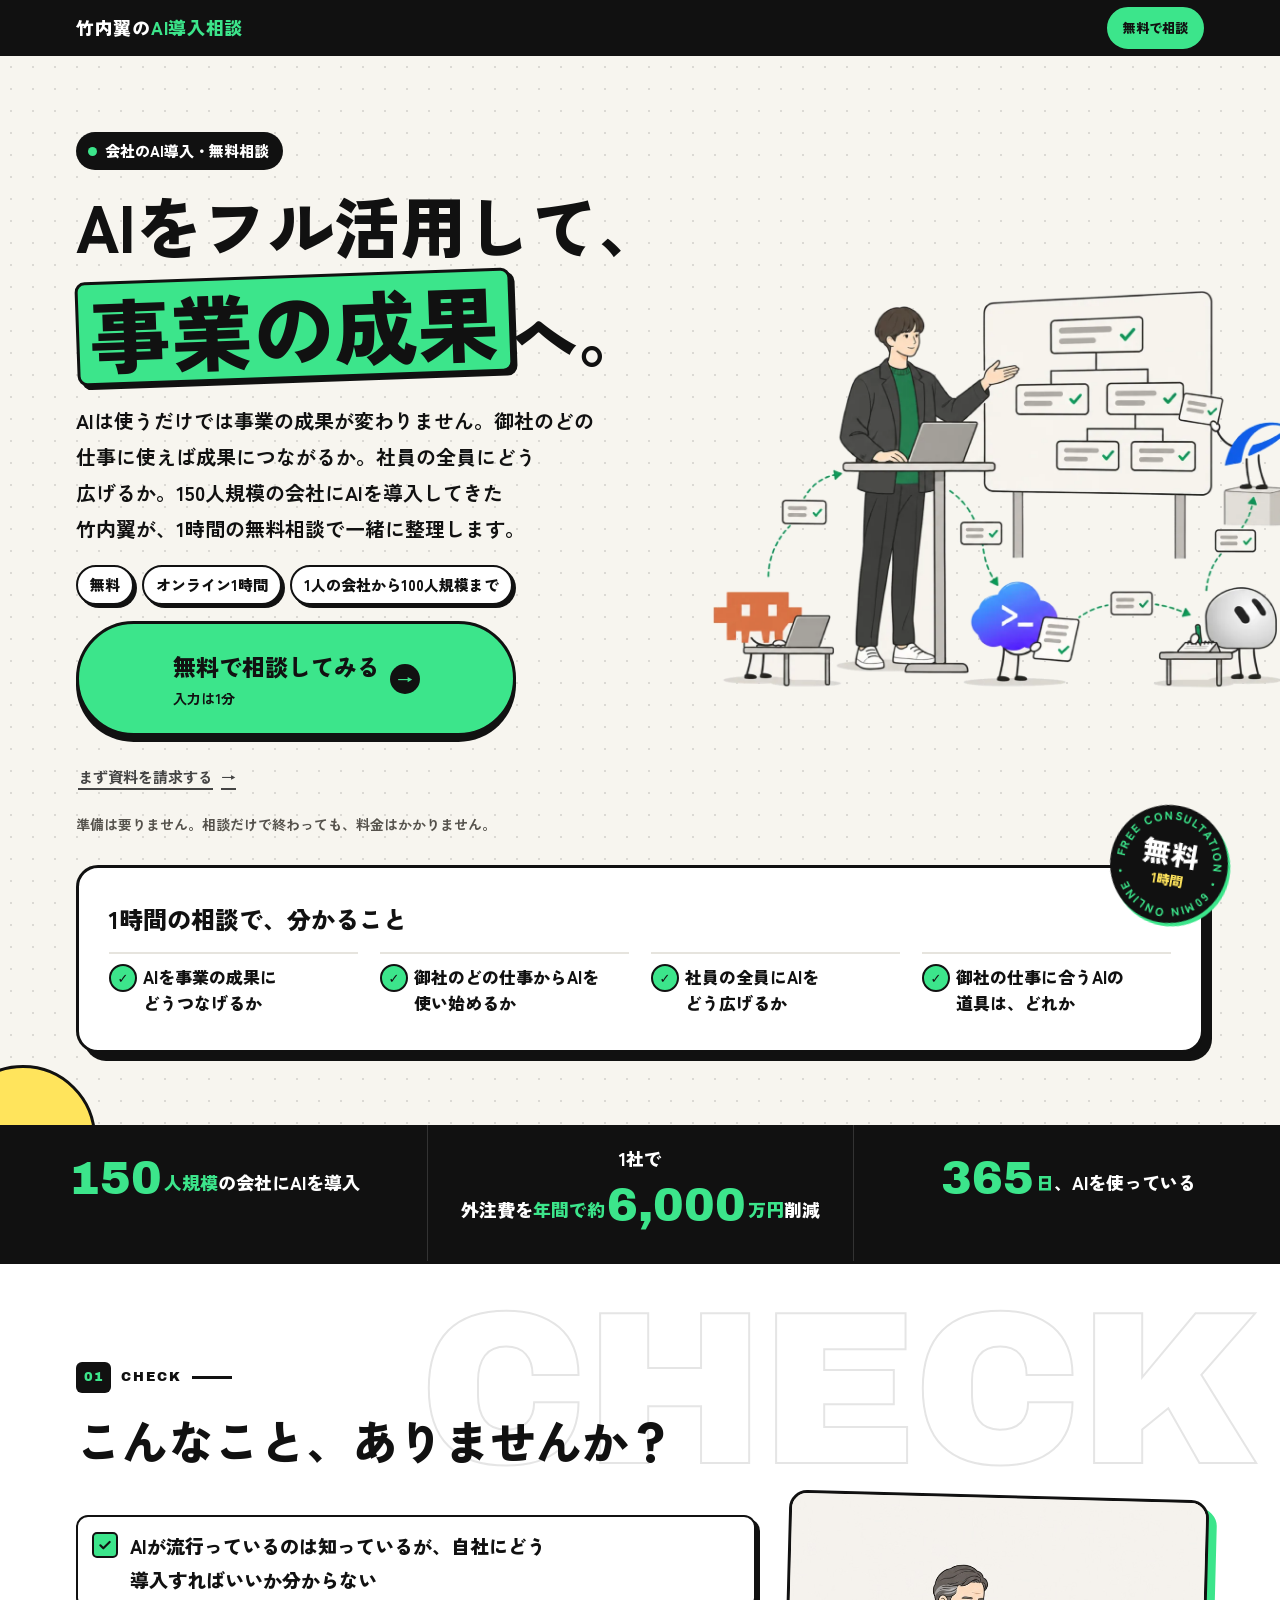
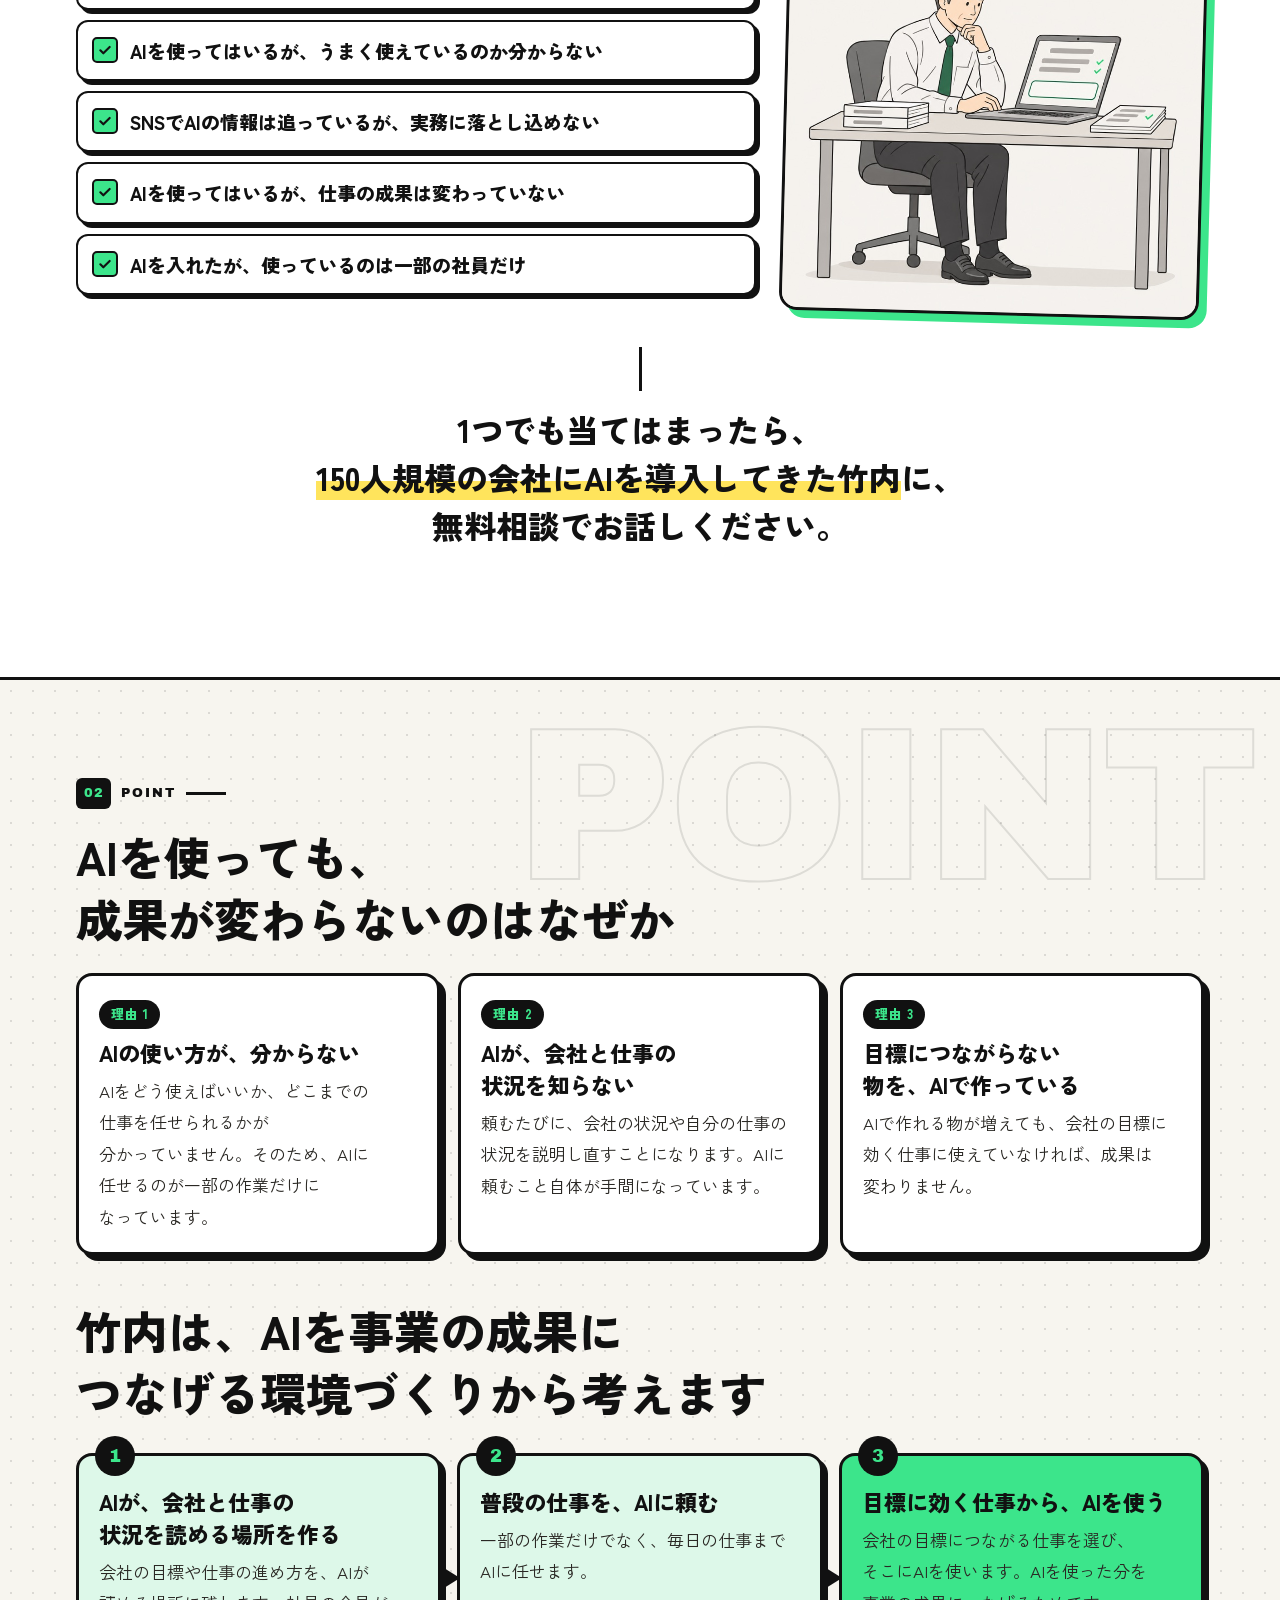
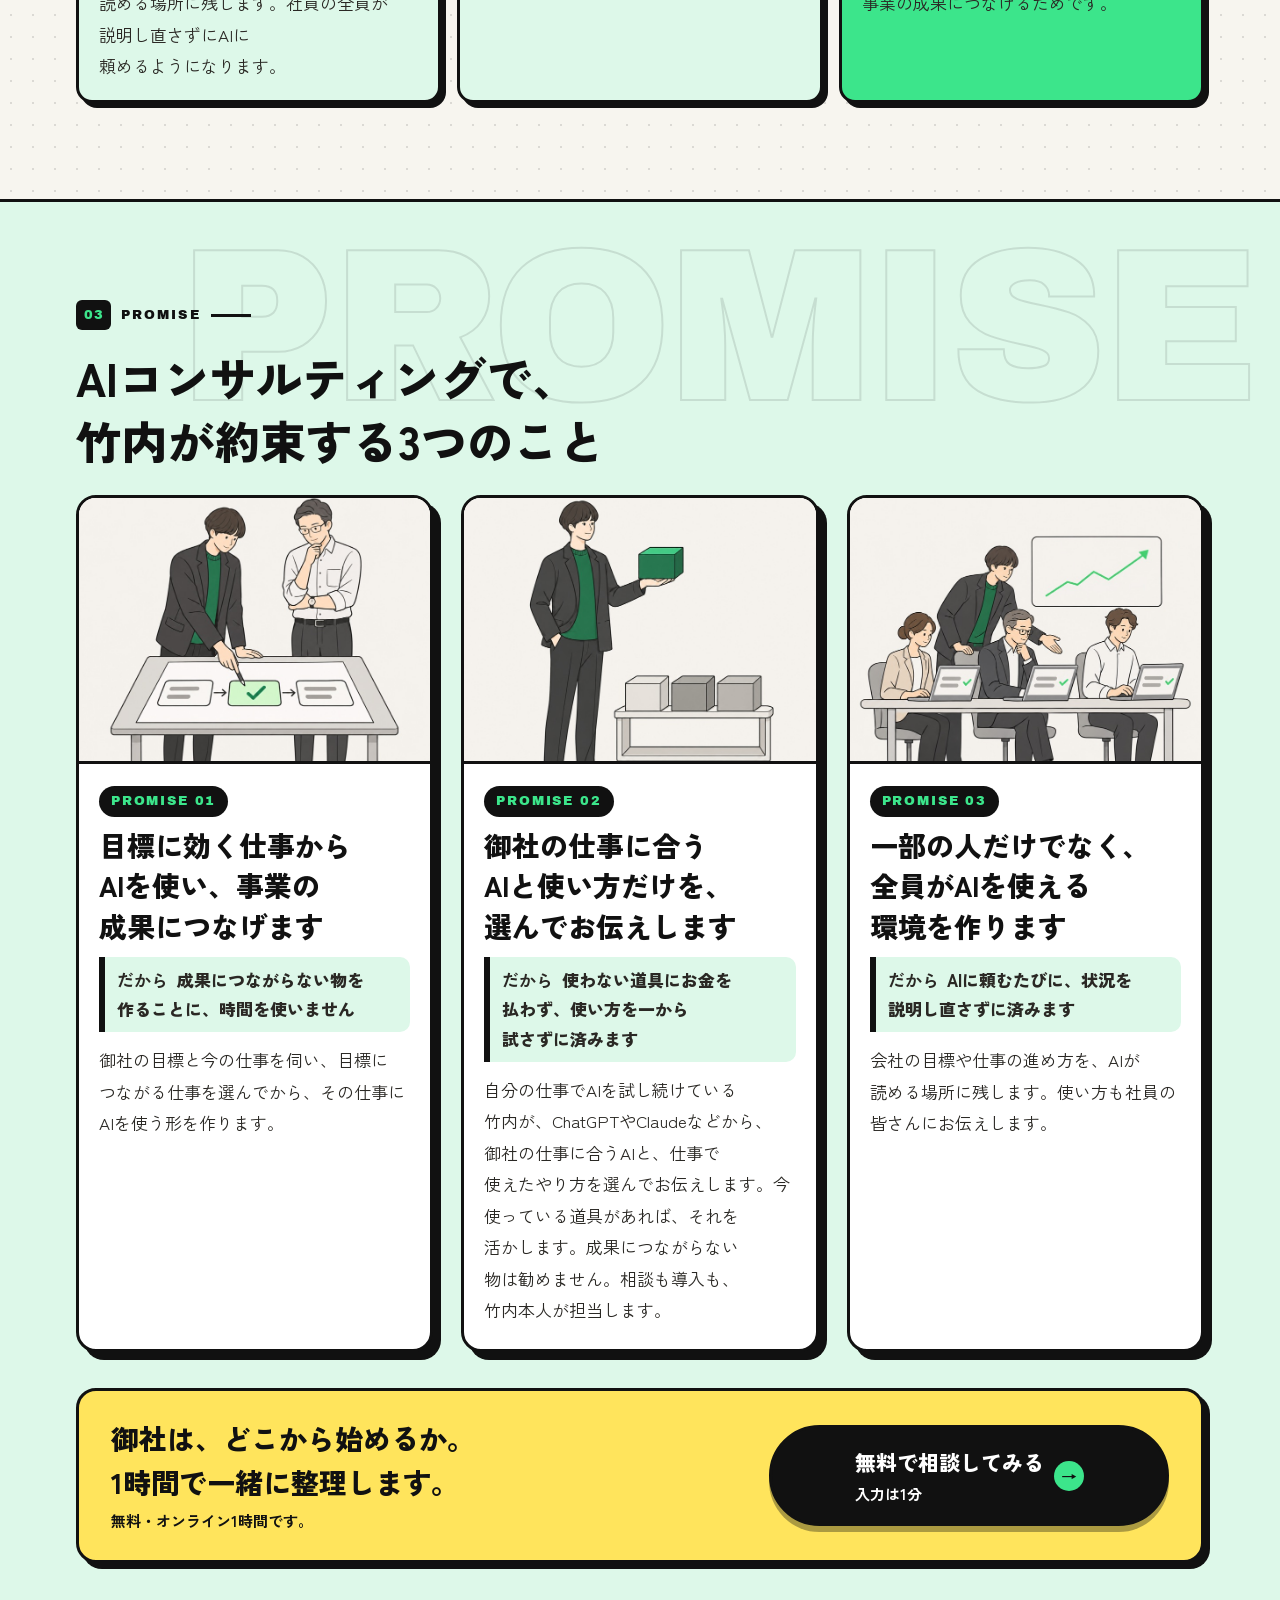
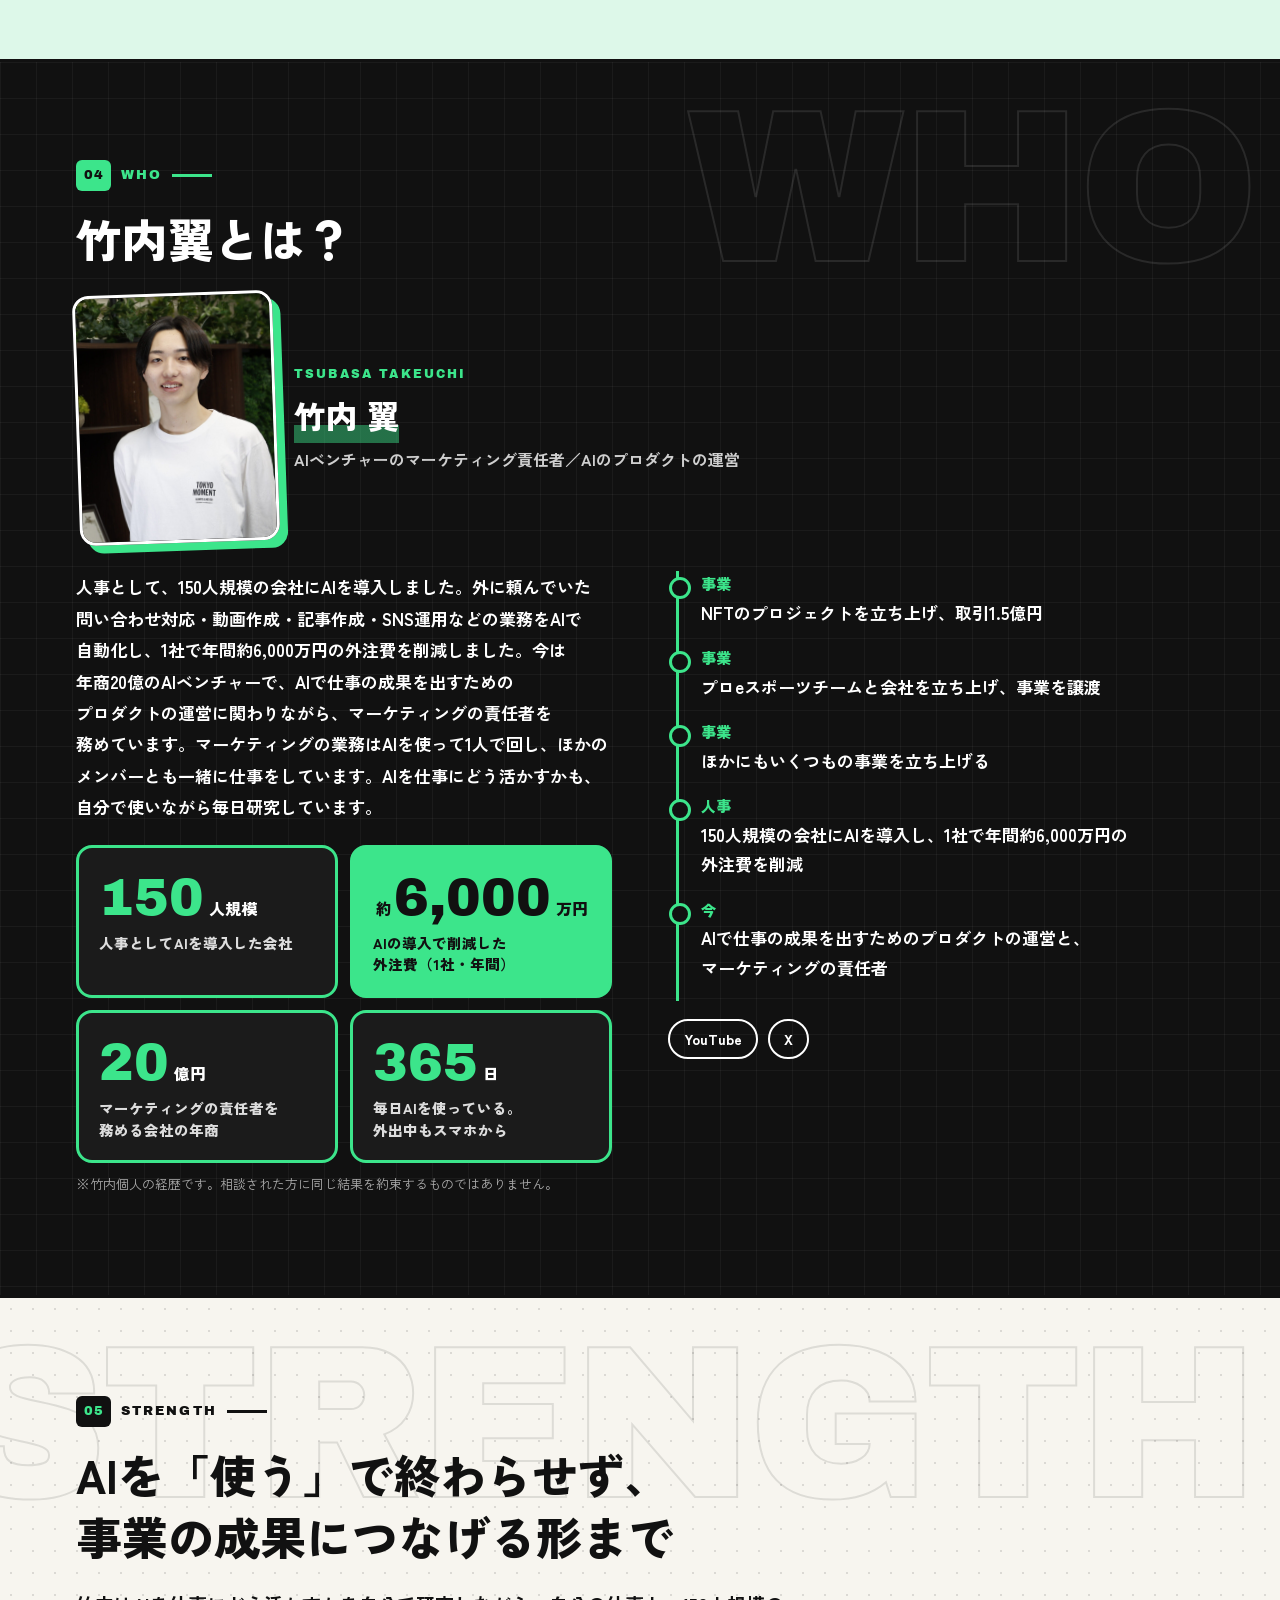
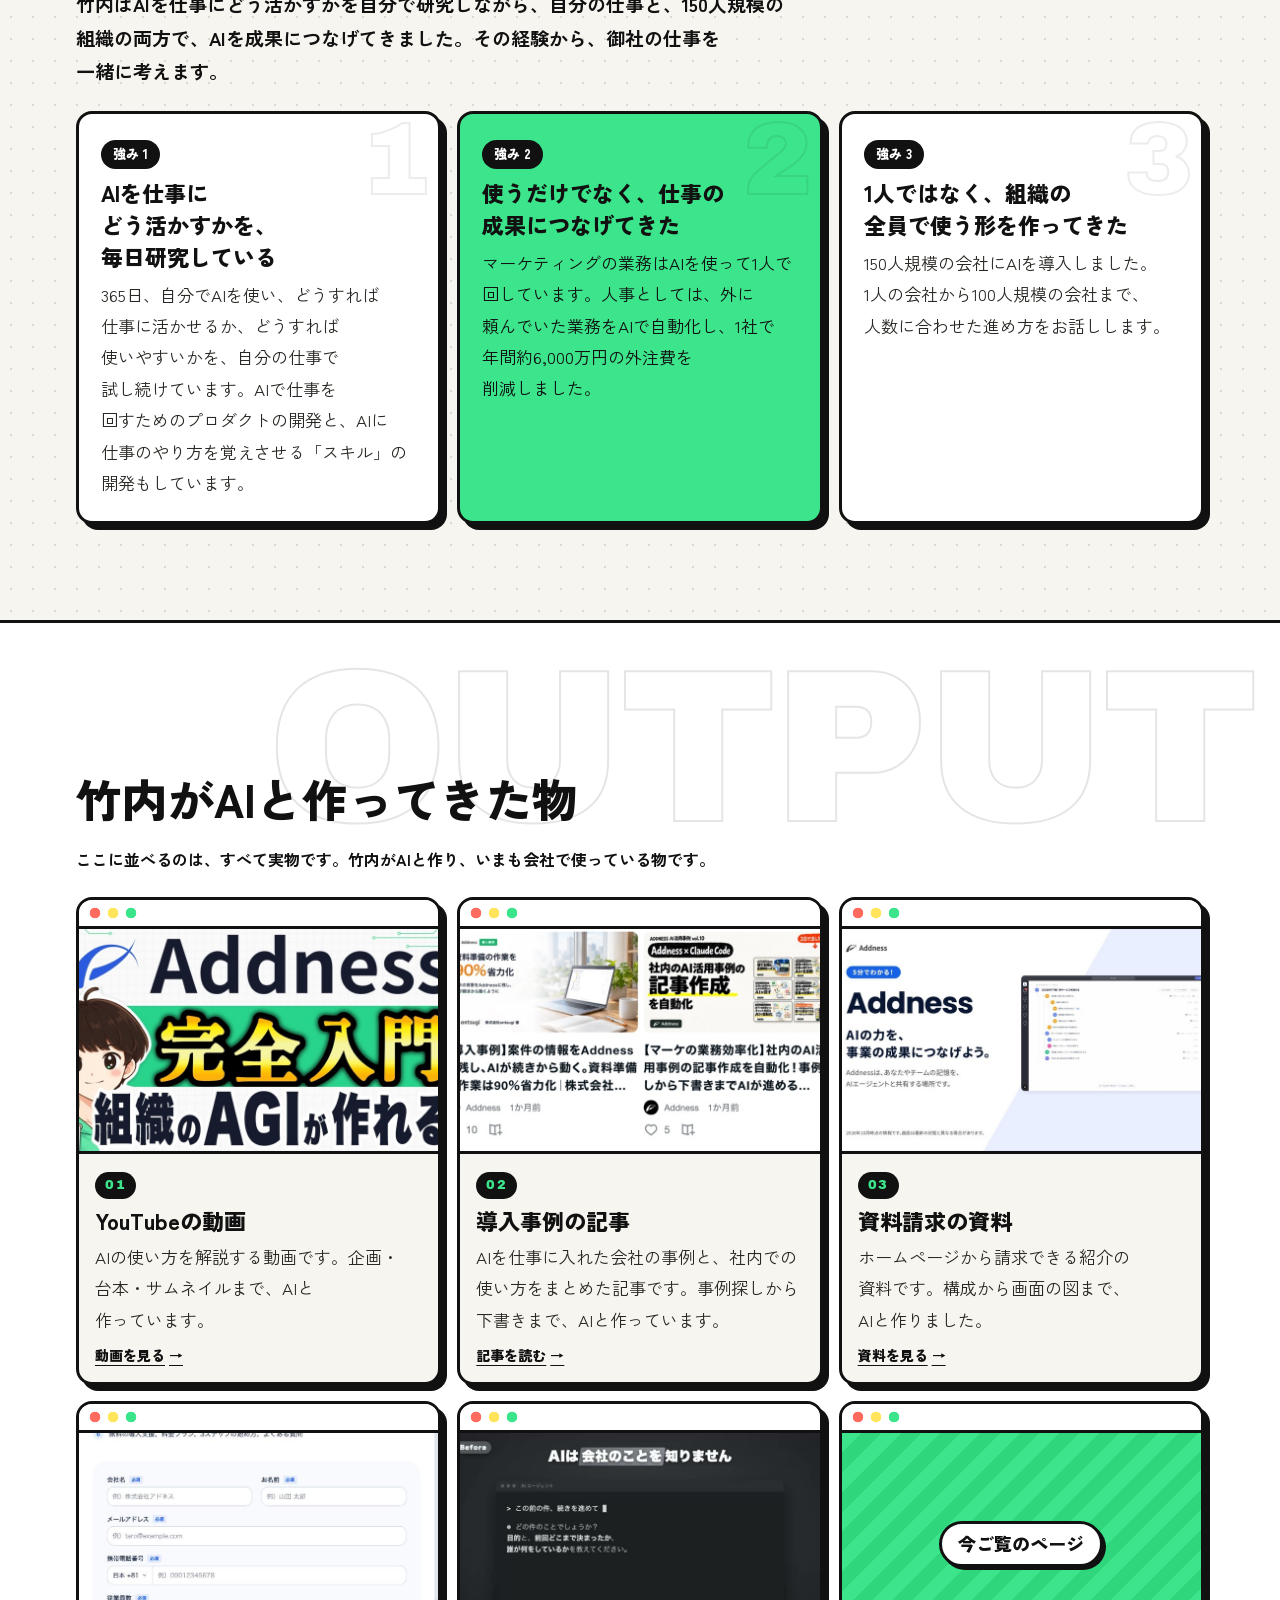
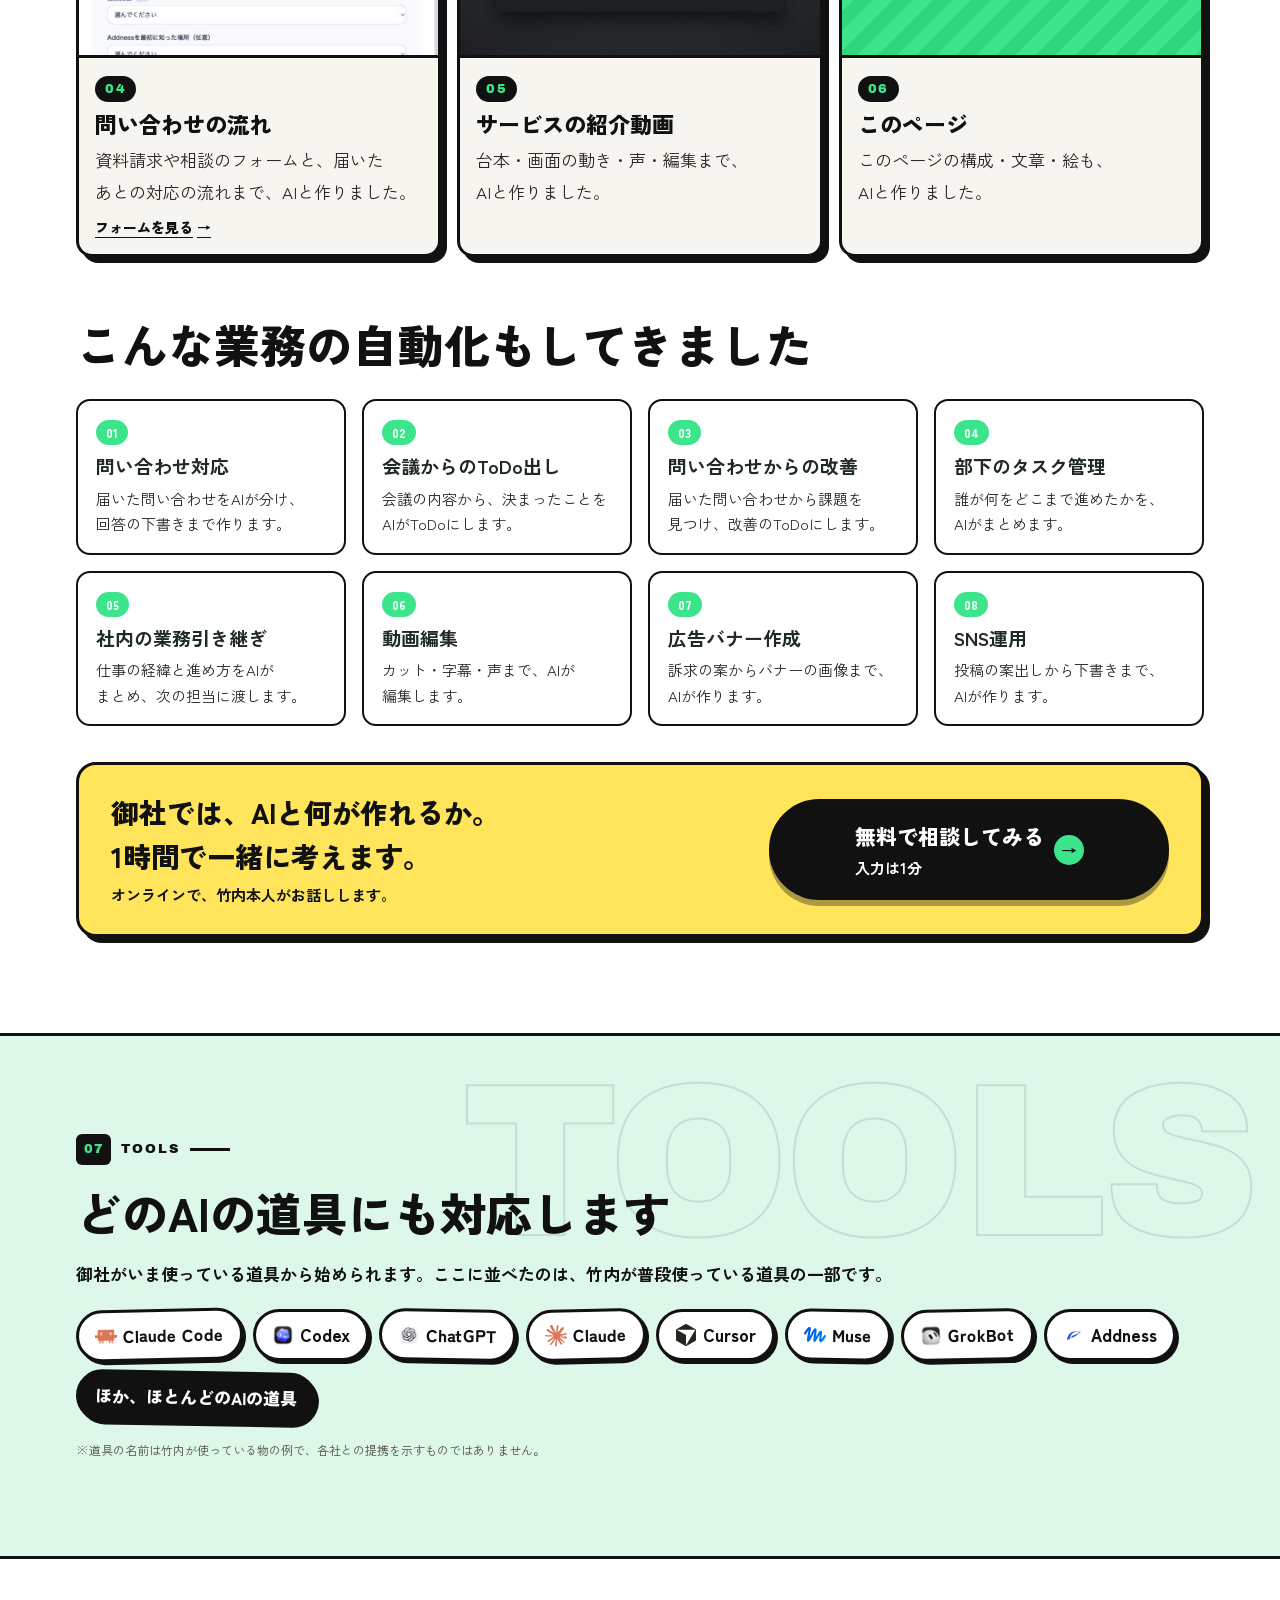
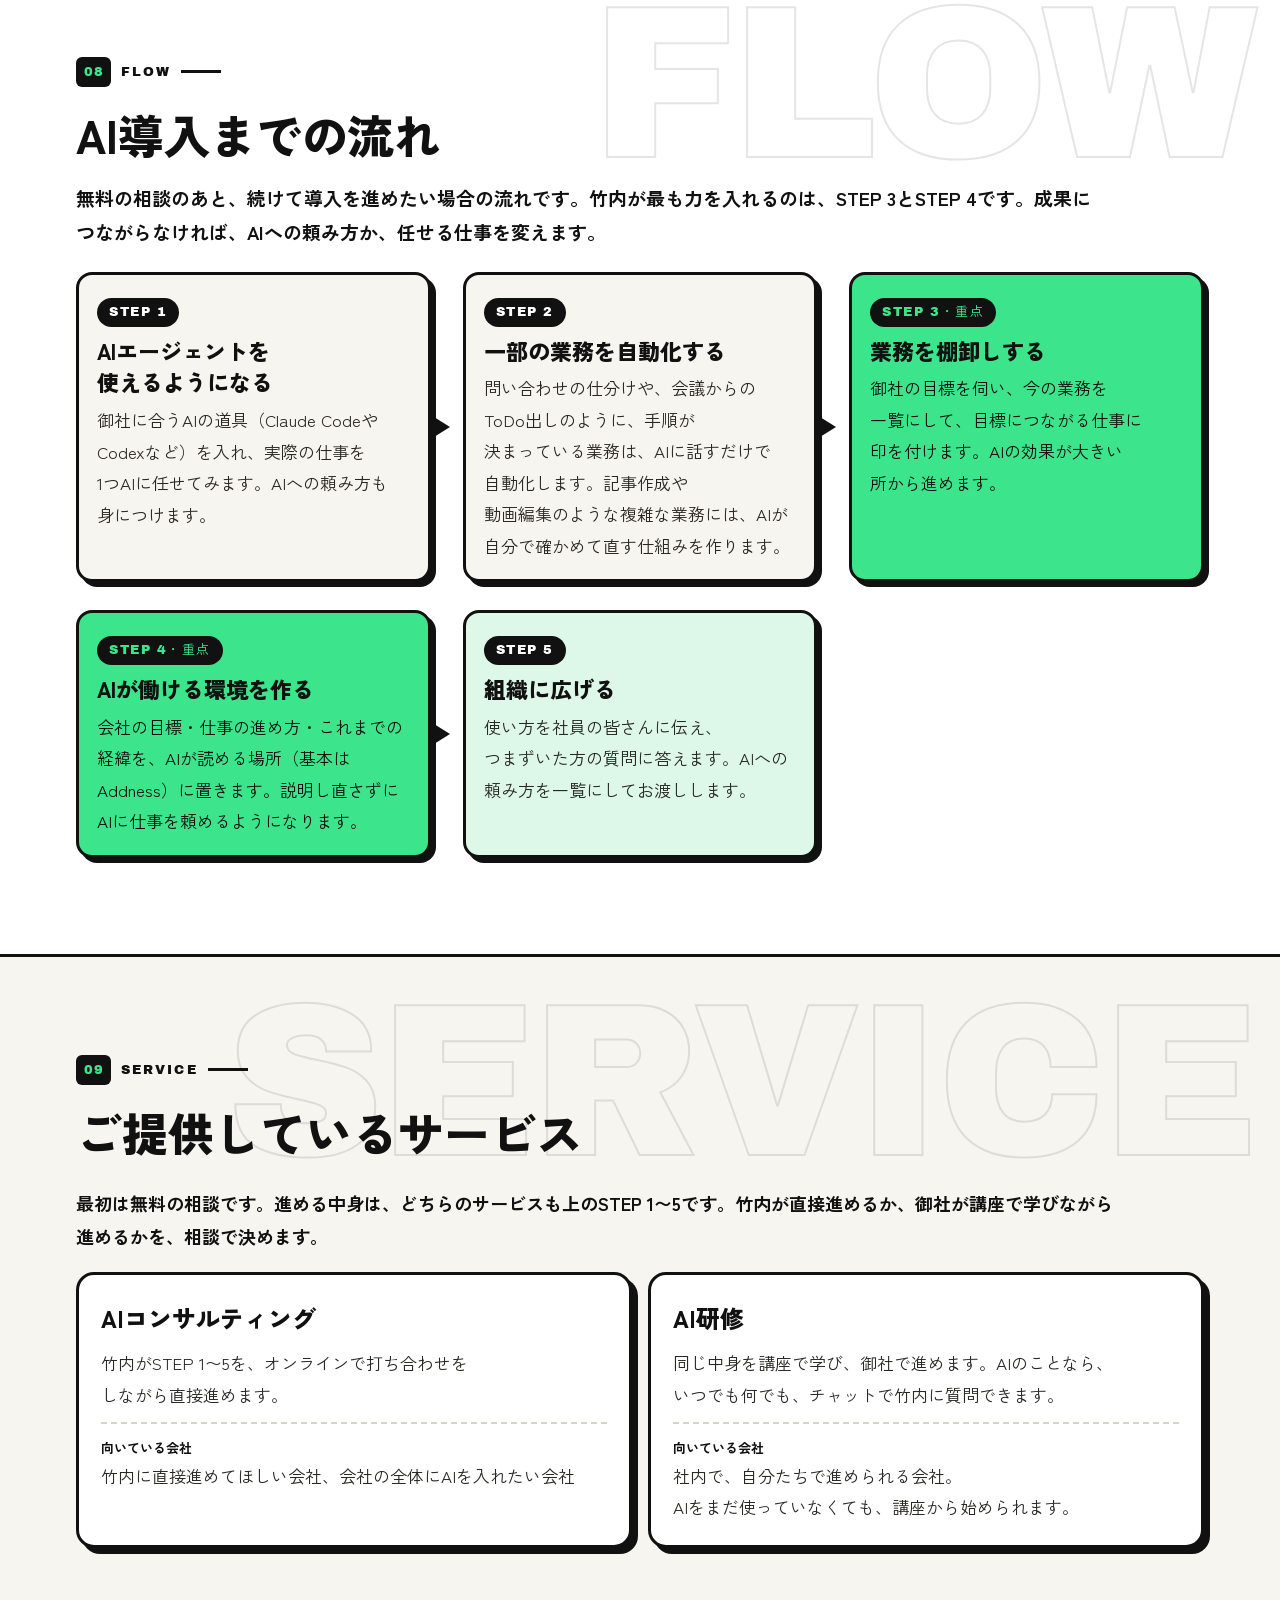
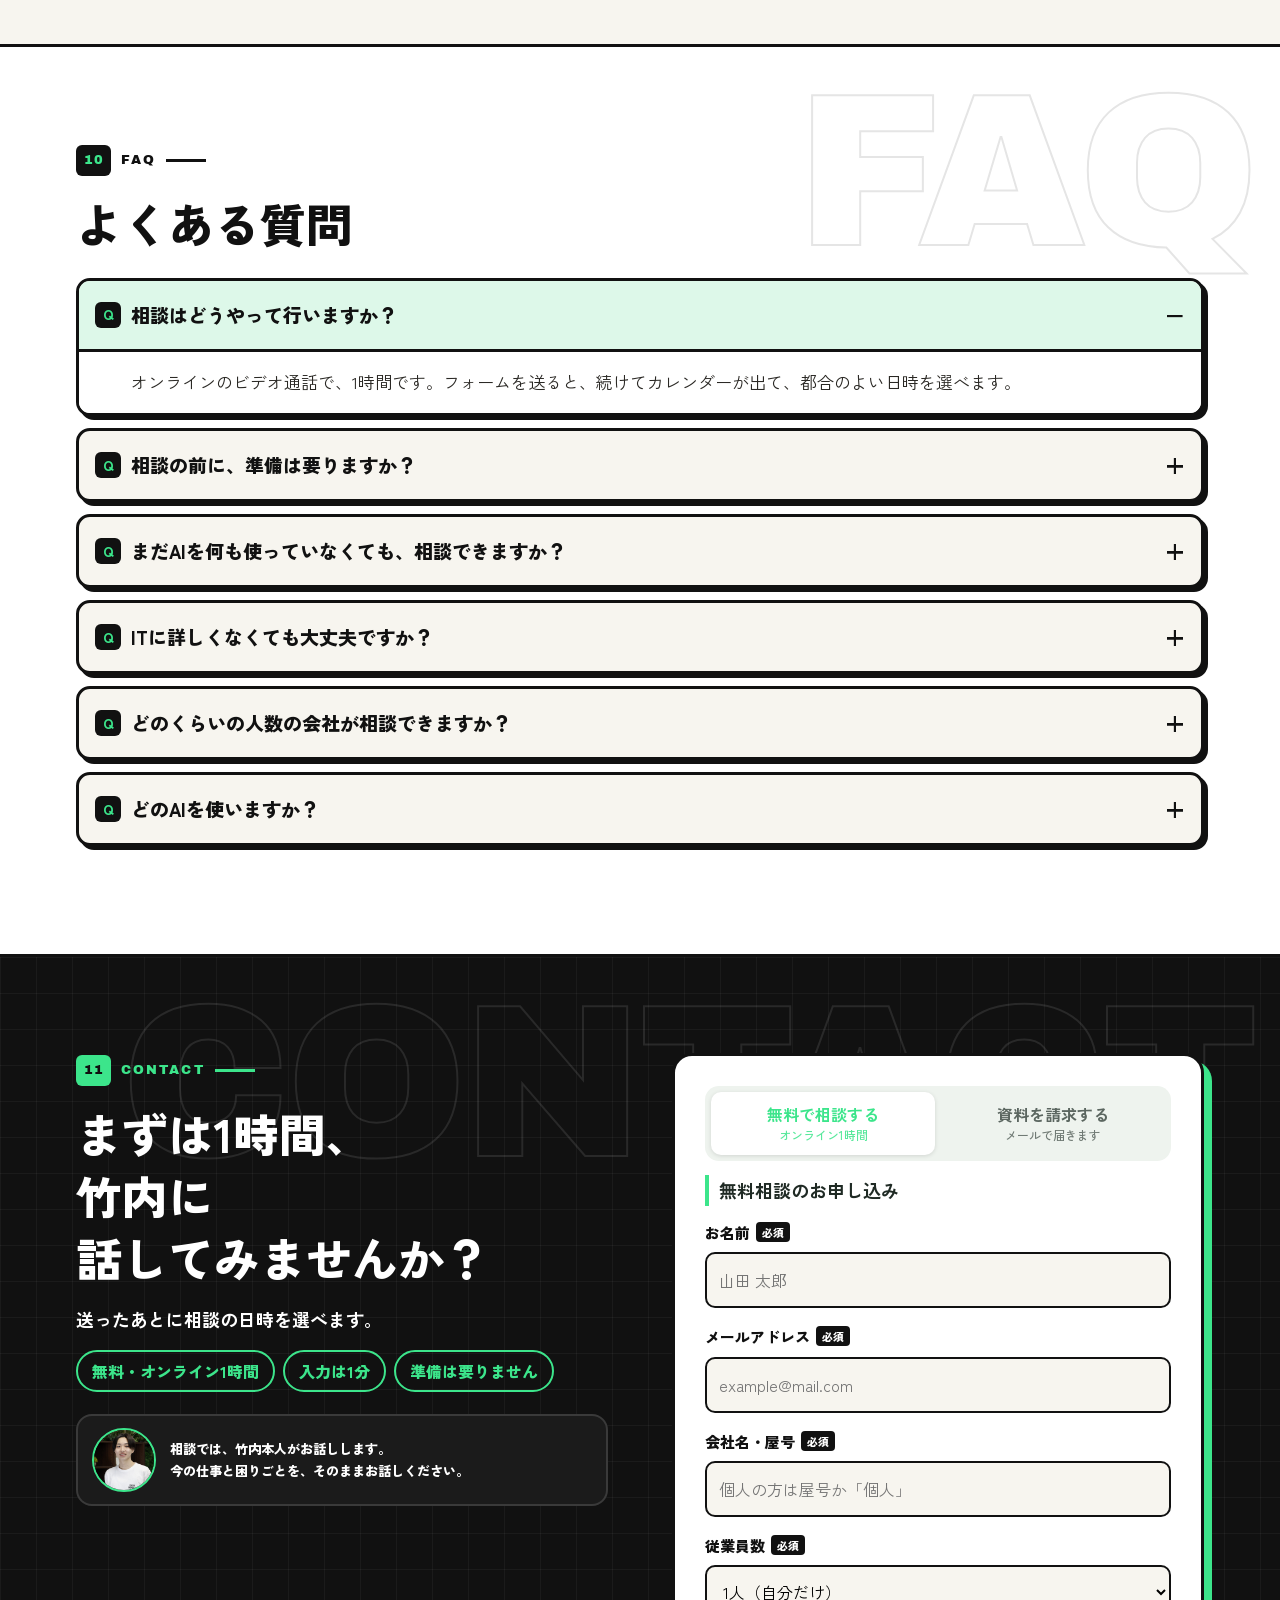
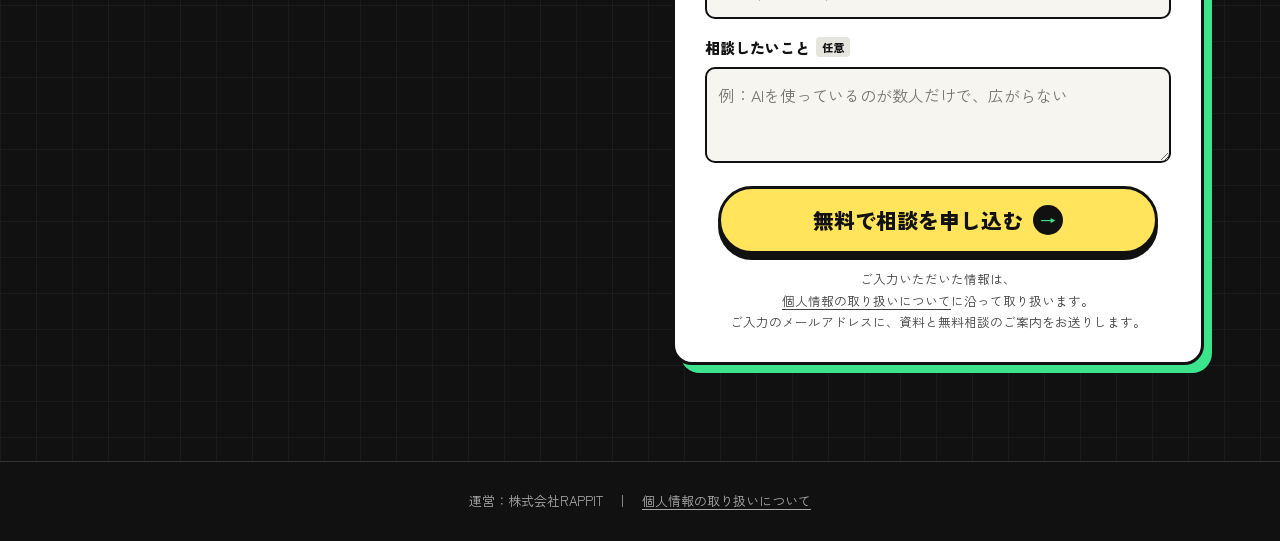
<file: ai/index.html>
<!doctype html>
<html lang="ja">
<head>
<meta charset="utf-8">
<meta name="viewport" content="width=device-width, initial-scale=1">
<meta name="robots" content="noindex">
<title>AI導入の無料相談</title>
<link rel="stylesheet" href="https://fonts.googleapis.com/css2?family=Archivo+Black&family=Zen+Kaku+Gothic+New:wght@500;700;900&display=swap">
<style>
:root{
  --paper:#F7F5EF; --ink:#111111; --green:#3CE58B; --green-soft:#DDF8E9; --yellow:#FFE45C;
  --gray:#E6E4DE; --muted:#55524C; --white:#FFFFFF;
}
:root:not([data-theme="light"]){color-scheme:light}
*{box-sizing:border-box}
html,body{margin:0}
body{background:var(--paper);color:var(--ink);font-family:"Hiragino Sans","Hiragino Kaku Gothic ProN","Noto Sans JP",system-ui,sans-serif;line-height:1.75;font-size:16px;-webkit-font-smoothing:antialiased}
img{max-width:100%;height:auto;display:block}
a{color:inherit}
.wrap{max-width:1160px;margin:0 auto;padding:0 16px}
.mark{background:linear-gradient(transparent 58%,var(--yellow) 58%)}
.draft{border:3px dashed #C9A100;background:#FFF8D6;color:#5A4700;padding:12px 14px;border-radius:12px;font-size:14px;line-height:1.6}
.draft b{display:block;font-size:12px;letter-spacing:.08em}

/* header */
.hd{position:sticky;top:0;z-index:20;background:var(--ink);color:#fff}
.hd .wrap{display:flex;align-items:center;justify-content:space-between;height:56px}
.logo{font-weight:900;letter-spacing:.04em;font-size:16px}
.logo span{color:var(--green)}
.hd .btn-s{background:var(--green);color:var(--ink);font-weight:800;font-size:13px;padding:8px 14px;border-radius:999px;text-decoration:none;border:2px solid var(--green)}

/* tags marquee */
.tags{background:var(--green);border-bottom:3px solid var(--ink);overflow:hidden;white-space:nowrap}
.tags .row{display:inline-block;padding:8px 0;animation:mq 40s linear infinite;font-weight:800;font-size:14px}
.tags .row span{margin:0 14px}
@keyframes mq{from{transform:translateX(0)}to{transform:translateX(-50%)}}
@media (prefers-reduced-motion:reduce){.tags .row{animation:none}}

/* button */
.btn{display:flex;align-items:center;justify-content:center;gap:10px;background:var(--green);color:var(--ink);font-weight:900;font-size:19px;text-decoration:none;border:3px solid var(--ink);border-radius:999px;padding:16px 26px;box-shadow:0 6px 0 var(--ink);transition:transform .1s,box-shadow .1s;width:100%;max-width:440px;cursor:pointer;font-family:inherit}
.btn:active{transform:translateY(4px);box-shadow:0 2px 0 var(--ink)}
.btn small{display:block;font-size:12px;font-weight:700}
.btn .arw{width:30px;height:30px;border-radius:50%;background:var(--ink);color:var(--green);display:grid;place-items:center;font-size:16px;flex:none}

/* hero */
.hero{position:relative;border-bottom:3px solid var(--ink);background:var(--paper)}
.hero picture img{width:100%;height:auto}
.hero-copy{padding:24px 16px 28px}
.micro{margin:14px 0 0;font-size:13px;font-weight:700;color:var(--muted)}
.hero-card{margin:0 16px 36px;border:3px solid var(--ink);border-radius:20px;background:#fff;padding:20px 20px 18px;box-shadow:6px 6px 0 var(--ink)}
.hc-t{margin:0 0 12px;font-weight:900;font-size:18px}
.hc-t::before{content:"";display:inline-block;width:12px;height:12px;border-radius:50%;background:var(--green);border:2px solid var(--ink);margin-right:8px}
.hero-card ul{list-style:none;margin:0;padding:0}
.hero-card li{position:relative;padding:10px 0 10px 34px;border-top:2px solid var(--gray);font-weight:800;font-size:16px;line-height:1.55}
.hero-card li::before{content:"✓";position:absolute;left:0;top:10px;width:24px;height:24px;border-radius:50%;background:var(--green);border:2px solid var(--ink);display:grid;place-items:center;font-size:13px;font-weight:900}
.hc-n{margin:12px 0 0;font-size:13px;font-weight:700;color:var(--muted)}
@media (min-width:1024px){.hero-card{margin:0;padding:28px}.hc-t{font-size:22px}.hero-card li{font-size:18px}}
.mid-cta{margin-top:36px;border:3px solid var(--ink);border-radius:20px;background:var(--yellow);color:var(--ink);padding:22px 20px;display:grid;gap:16px;justify-items:center;text-align:center}
.mid-cta p{margin:0;font-weight:900;font-size:19px;line-height:1.55}
.mid-cta>div>small{display:block;margin-top:4px;font-weight:700;font-size:13px}
@media (min-width:1024px){.mid-cta{grid-template-columns:1fr auto;text-align:left;justify-items:start;align-items:center;padding:26px 32px}.mid-cta p{font-size:22px}.mid-cta .btn{width:400px}}
.eyebrow{display:inline-block;background:var(--ink);color:#fff;font-weight:800;font-size:13px;padding:6px 12px;border-radius:6px;margin-bottom:12px}
.hero h1{font-size:34px;line-height:1.35;margin:0 0 14px;font-weight:900;letter-spacing:.01em}
.hero h1 em{font-style:normal;color:var(--ink);background:var(--green);padding:0 6px;border-radius:6px;box-decoration-break:clone;-webkit-box-decoration-break:clone}
.hero .lead{font-size:16px;font-weight:600;margin:0 0 18px}
.badges{display:flex;flex-wrap:wrap;gap:8px;margin:0 0 22px;padding:0;list-style:none}
.badges li{border:2px solid var(--ink);background:#fff;border-radius:999px;padding:5px 12px;font-weight:800;font-size:14px}

@media (min-width:1024px){
  .hero{display:block}
  .hero-copy{position:absolute;left:0;top:0;bottom:0;width:50%;display:flex;flex-direction:column;justify-content:center;padding:0 0 0 max(40px,calc((100vw - 1160px)/2))}
  .hero h1{font-size:52px}
  .hero .lead{font-size:19px;max-width:520px}
}

/* hero photo */
.hero-grid{display:grid;gap:0}
.photo{margin:16px 16px 0;aspect-ratio:4/3;border:3px dashed var(--ink);border-radius:20px;background:var(--gray);aspect-ratio:1/1;max-height:420px;display:grid;place-items:center;text-align:center;padding:16px;font-weight:800;color:var(--muted);font-size:15px;line-height:1.6}
.photo.pic{display:block;width:calc(100% - 32px);height:auto;aspect-ratio:4/3;max-height:280px;object-fit:cover;object-position:center 28%;border-style:solid;padding:0;background:none}
@media (min-width:1024px){.photo.pic{width:100%;aspect-ratio:4/5;max-height:none}}
.photo b{display:block;color:var(--ink);font-size:18px;margin-bottom:6px}
@media (min-width:1024px){
  .hero-grid{grid-template-columns:1fr 1fr;align-items:center;max-width:1160px;margin:0 auto;padding:56px 16px;gap:48px}
  .hero-grid .photo{margin:0;max-height:none}
  .hero-grid .photo{order:2}
  .hero-grid .hero h1,.hero-grid h1{font-size:44px}
  .hero-grid .hero-copy{position:static;width:auto;padding:0}
  .hero-grid.solo{grid-template-columns:1fr}
  .hero-grid.solo h1{font-size:56px}
}

br.sp{display:inline}
@media (min-width:1024px){br.sp{display:none}}

/* point */
.cause{border:3px solid var(--ink);border-radius:16px;background:#fff;padding:20px 22px;font-size:17px;font-weight:700;line-height:1.8;margin-bottom:40px;box-shadow:6px 6px 0 var(--ink)}
.point{background:var(--paper)}
.fail{display:grid;gap:14px;margin-bottom:36px}
@media (min-width:1024px){.fail{grid-template-columns:1fr 1fr}}
.fail div{border:3px solid var(--ink);border-radius:16px;background:#fff;padding:18px 20px}
.fail .x{display:inline-block;background:var(--ink);color:#fff;font-weight:900;font-size:12px;letter-spacing:.1em;padding:2px 10px;border-radius:6px;margin-bottom:6px}
.fail h3{margin:0 0 6px;font-size:19px;line-height:1.45}
.fail p{margin:0;font-size:15px;color:var(--muted)}
.chain{list-style:none;margin:0;padding:0;display:grid;gap:0}
@media (min-width:1024px){.chain{grid-template-columns:repeat(3,1fr);gap:16px}}
.chain li{border:3px solid var(--ink);border-radius:16px;background:var(--green-soft);padding:18px 20px;position:relative;margin-bottom:28px}
.chain li:last-child{background:var(--green)}
.chain li:not(:last-child)::after{content:"";position:absolute;left:50%;bottom:-24px;transform:translateX(-50%);border:10px solid transparent;border-top:14px solid var(--ink)}
@media (min-width:1024px){.chain li{margin:0}.chain li:not(:last-child)::after{left:auto;right:-22px;top:50%;bottom:auto;transform:translateY(-50%);border:10px solid transparent;border-left:14px solid var(--ink)}}
.chain h3{margin:0 0 6px;font-size:18px;line-height:1.45}
.chain p{margin:0;font-size:15px}
.point .lead2{margin:28px 0 0;font-size:19px;font-weight:900;text-align:center;line-height:1.6}
@media (min-width:1024px){.point .lead2{font-size:24px}}

/* sections */
section{border-bottom:3px solid var(--ink);padding:64px 0}
.sec-label{display:inline-block;font-weight:900;font-size:13px;letter-spacing:.14em;border:2px solid currentColor;border-radius:999px;padding:3px 12px;margin-bottom:12px}
h2{font-size:28px;line-height:1.4;margin:0 0 24px;font-weight:900}
@media (min-width:1024px){h2{font-size:38px} section{padding:96px 0}}

/* worries */
.worry{background:#fff}
.worry-grid{display:grid;gap:28px;align-items:center}
@media (min-width:1024px){.worry-grid{grid-template-columns:1fr 420px}}
.checks{list-style:none;margin:0;padding:0;display:grid;gap:10px}
.checks li{display:flex;gap:12px;align-items:flex-start;border:2.5px solid var(--ink);background:var(--paper);border-radius:12px;padding:12px 14px;font-weight:700;font-size:16px}
.checks li::before{content:"";flex:none;width:22px;height:22px;margin-top:3px;border:2.5px solid var(--ink);border-radius:5px;background:var(--green) url("data:image/svg+xml,%3Csvg xmlns='http://www.w3.org/2000/svg' viewBox='0 0 24 24'%3E%3Cpath d='M5 12.5l4.5 4.5L19 7.5' fill='none' stroke='%23111' stroke-width='3.2' stroke-linecap='round' stroke-linejoin='round'/%3E%3C/svg%3E") center/16px no-repeat}
.worry-img{border:3px solid var(--ink);border-radius:18px;overflow:hidden;background:var(--paper)}
.bridge{margin-top:32px;text-align:center;font-size:21px;font-weight:900;line-height:1.5}
@media (min-width:1024px){.bridge{font-size:28px}}

/* about */
.about{background:var(--ink);color:#fff}
.about .sec-label{color:var(--green)}
.about-grid{display:grid;gap:28px}
@media (min-width:1024px){.about-grid{grid-template-columns:1fr 1fr;gap:56px;align-items:start}}
.about p.intro{font-size:17px;font-weight:600;margin:0 0 22px}
.big-num{border:3px solid var(--green);border-radius:18px;padding:22px;text-align:center;background:#1B1B1B}
.big-num .k{font-weight:800;font-size:15px;color:#cfcfcf}
.big-num .v{font-size:56px;font-weight:900;color:var(--green);line-height:1.1;margin:6px 0}
.big-num .v small{font-size:22px;color:#fff;margin-left:4px}
.big-num .s{font-weight:800;font-size:16px}
.big-num .n{font-size:12px;color:#aaa;margin-top:8px}
.tl{list-style:none;margin:0;padding:0;border-left:3px solid var(--green);margin-left:8px}
.tl li{position:relative;padding:0 0 18px 22px}
.tl li::before{content:"";position:absolute;left:-10px;top:6px;width:16px;height:16px;border-radius:50%;background:var(--ink);border:3px solid var(--green)}
.tl .lbl{font-weight:900;color:var(--green);font-size:15px;display:block}
.tl .txt{font-weight:700;font-size:16px}
.shot{margin-top:24px;border:3px dashed #777;border-radius:14px;padding:28px 16px;text-align:center;color:#bbb;font-size:14px}
.prof{display:flex;align-items:center;gap:18px;margin:0 0 28px}
.prof-pic{width:120px;height:150px;object-fit:cover;object-position:center 25%;border:3px solid var(--green);border-radius:16px;flex:none}
.prof-name{margin:0;font-size:24px;font-weight:900}
.prof-role{margin:4px 0 0;font-size:14px;font-weight:700;color:#cfcfcf;line-height:1.6}
@media (min-width:1024px){.prof-pic{width:200px;height:250px}.prof-name{font-size:32px}.prof-role{font-size:16px}}
.links{display:flex;gap:10px;flex-wrap:wrap;margin-top:18px}
.links a{border:2px solid #fff;border-radius:999px;padding:6px 14px;font-weight:800;font-size:14px;text-decoration:none}

/* numbers */
.nums{display:grid;grid-template-columns:1fr 1fr;gap:12px;margin-bottom:10px}
.nums > div{border:3px solid var(--green);border-radius:16px;background:#1B1B1B;padding:16px 12px;text-align:center}
.nums .v{font-size:34px;font-weight:900;color:var(--green);line-height:1.15}
.nums .v small{font-size:15px;color:#fff;margin-left:2px}
.nums .k{font-size:13px;font-weight:800;color:#ddd;margin-top:4px;line-height:1.5}
@media (min-width:1024px){.nums .v{font-size:44px}}
.nums-note{font-size:12px;color:#aaa;margin:0 0 4px}

/* output */
.output{background:#fff}
.out-lead{font-size:16px;font-weight:600;margin:-8px 0 24px}
.out-grid{display:grid;gap:16px}
@media (min-width:640px){.out-grid{grid-template-columns:1fr 1fr}}
@media (min-width:1024px){.out-grid{grid-template-columns:repeat(3,1fr)}}
.out{border:3px solid var(--ink);border-radius:16px;overflow:hidden;background:var(--paper)}
.out .ph{aspect-ratio:16/10;border-bottom:3px solid var(--ink);background:var(--gray);display:grid;place-items:center;color:var(--muted);font-weight:800;font-size:13px}
.out .b{padding:14px 16px}
.out .no{font-weight:900;font-size:12px;letter-spacing:.12em}
.out h3{margin:2px 0 4px;font-size:17px;line-height:1.45}
.out p{margin:0;font-size:14px;color:var(--muted)}
.out .shot{display:block;width:100%;height:auto;aspect-ratio:16/10;object-fit:cover;object-position:center;border-bottom:3px solid var(--ink)}
.out .shot.top{object-position:center 12%}

/* both */
.both{background:var(--paper)}
.both-lead{font-size:16px;font-weight:600;margin:-4px 0 24px;max-width:760px}
.both-grid{display:grid;gap:8px;align-items:stretch}
.bx{border:3px solid var(--ink);border-radius:16px;background:#fff;padding:18px 20px}
.bx.hi{background:var(--green);}
.bx .tag{display:inline-block;background:var(--ink);color:#fff;font-weight:900;font-size:12px;border-radius:999px;padding:3px 12px}
.bx h3{margin:8px 0 6px;font-size:19px;line-height:1.45}
.bx p{margin:0;font-size:15px}
.both .op{display:block;text-align:center;font-size:28px;font-weight:900;line-height:1}
@media (min-width:1024px){.both-grid.three{grid-template-columns:repeat(3,1fr);gap:16px;align-items:stretch}}
@media (min-width:1024px){.both-grid{grid-template-columns:1fr auto 1fr auto 1fr;align-items:center}.both-grid .bx{height:100%}.both .op{font-size:36px}}

/* tools */
.tools{background:var(--green-soft)}
.chips{display:flex;flex-wrap:wrap;gap:10px;list-style:none;margin:0 0 16px;padding:0}
.chips li{border:3px solid var(--ink);background:#fff;border-radius:999px;padding:8px 16px;font-weight:900;font-size:16px}
.chips li.more{background:var(--ink);color:#fff}
.tools .t-lead{font-size:17px;font-weight:700;margin:-8px 0 20px}
.tools .t-note{font-size:12px;color:var(--muted);margin:0}

/* promises */
.promise{background:var(--green-soft)}
.pm-list{display:grid;gap:22px}
@media (min-width:1024px){.pm-list{grid-template-columns:1fr 1fr;gap:28px}}
.pm{background:#fff;border:3px solid var(--ink);border-radius:20px;overflow:hidden;box-shadow:8px 8px 0 var(--ink);display:flex;flex-direction:column}
.pm .img{background:var(--paper);border-bottom:3px solid var(--ink)}
.pm .img img{aspect-ratio:4/3;height:auto;object-fit:cover;object-position:center 30%;width:100%}
.pm .body{padding:20px 20px 24px}
.pm .no{font-weight:900;font-size:13px;letter-spacing:.14em;background:var(--ink);color:var(--green);display:inline-block;padding:3px 10px;border-radius:6px;margin-bottom:8px}
.pm h3{font-size:22px;line-height:1.45;margin:0 0 10px;font-weight:900}
.pm .so{display:flex;gap:8px;align-items:flex-start;background:var(--yellow);border:2px solid var(--ink);border-radius:10px;padding:8px 12px;font-weight:800;font-size:15px;margin:0 0 12px}
.pm .so b{flex:none}
.pm p{margin:0;font-size:15px;color:#2A2824}

/* take-away */
.take{background:var(--paper)}
.take-list{display:grid;gap:14px;counter-reset:t}
@media (min-width:1024px){.take-list{grid-template-columns:repeat(3,1fr)}}
.take-list div{border:3px solid var(--ink);border-radius:16px;background:#fff;padding:20px;position:relative}
.take-list div::before{counter-increment:t;content:counter(t);position:absolute;top:-16px;left:16px;width:34px;height:34px;border-radius:50%;background:var(--green);border:3px solid var(--ink);display:grid;place-items:center;font-weight:900}
.take-list h3{margin:6px 0 6px;font-size:19px}
.take-list p{margin:0;font-size:15px;color:var(--muted)}

/* flow */
.flow{background:#fff}
.steps{list-style:none;margin:0;padding:0;display:grid;gap:0}
@media (min-width:1024px){.steps{grid-template-columns:repeat(3,1fr);gap:28px 32px}}
.steps li{border:3px solid var(--ink);border-radius:16px;padding:18px;background:var(--paper);position:relative;margin-bottom:28px}
.steps li:not(:last-child)::after{content:"";position:absolute;left:50%;bottom:-24px;transform:translateX(-50%);border:10px solid transparent;border-top:14px solid var(--ink)}
@media (min-width:1024px){.steps li:nth-child(3)::after{display:none}.steps li{margin:0}.steps li:not(:last-child)::after{left:auto;right:-22px;top:50%;bottom:auto;transform:translateY(-50%);border:10px solid transparent;border-left:14px solid var(--ink)}}
.steps .st{font-weight:900;font-size:13px;letter-spacing:.12em}
.steps h3{margin:4px 0 6px;font-size:18px;line-height:1.45}
.steps p{margin:0;font-size:14px;color:var(--muted)}
.steps li.last{background:var(--green-soft)}
.assure{margin-top:28px;display:grid;gap:10px}
@media (min-width:1024px){.assure{grid-template-columns:1fr 1fr}}
.assure div{border:3px solid var(--ink);border-radius:14px;padding:14px 16px;font-weight:800;background:var(--yellow);font-size:16px}

/* price */
.price{background:#FFF6C9}
.price-grid{display:grid;gap:16px}
@media (min-width:1024px){.price-grid{grid-template-columns:1fr 1fr}}
.pc{border:3px solid var(--ink);border-radius:18px;background:#fff;padding:22px}
.pc .t{font-weight:900;font-size:17px}
.pc .v{font-size:40px;font-weight:900;line-height:1.2;margin:8px 0}
.pc .v small{font-size:16px}
.pc p{margin:0;font-size:14px;color:var(--muted)}
.pc .v.vt{font-size:24px;line-height:1.6;margin:12px 0}

.flow-lead{margin:-8px 0 24px;font-weight:600}

/* faq */
.faq{background:var(--paper)}
.qa{border:3px solid var(--ink);border-radius:14px;background:#fff;margin-bottom:12px;overflow:hidden}
.qa summary{list-style:none;cursor:pointer;padding:16px 48px 16px 16px;font-weight:900;font-size:16px;position:relative}
.qa summary::-webkit-details-marker{display:none}
.qa summary::before{content:"Q";display:inline-grid;place-items:center;width:26px;height:26px;border-radius:6px;background:var(--ink);color:var(--green);margin-right:10px;font-size:14px}
.qa summary::after{content:"+";position:absolute;right:16px;top:50%;transform:translateY(-50%);font-size:24px}
.qa[open] summary::after{content:"−"}
.qa .a{padding:0 16px 16px 52px;font-size:15px;color:#2A2824}

/* form */
.cta{background:var(--ink);color:#fff;border-bottom:none}
.cta .sec-label{color:var(--green)}
.form{background:#fff;color:var(--ink);border:3px solid var(--green);border-radius:20px;padding:22px;max-width:640px;margin:0 auto}
.form label{display:block;font-weight:800;font-size:15px;margin:0 0 6px}
.form .req{background:var(--ink);color:#fff;font-size:11px;padding:2px 6px;border-radius:4px;margin-left:6px;vertical-align:2px}
.form .opt{background:var(--gray);font-size:11px;padding:2px 6px;border-radius:4px;margin-left:6px;vertical-align:2px}
.form .f{margin-bottom:16px}
.form input,.form select,.form textarea{width:100%;font:inherit;font-size:16px;border:2.5px solid var(--ink);border-radius:10px;padding:12px;background:var(--paper)}
.form textarea{min-height:96px}
.form .note{font-size:13px;color:var(--muted);margin:10px 0 0;text-align:center}
.cta h2{text-align:center}
.assure{list-style:none;margin:0 auto 22px;padding:0;display:flex;flex-wrap:wrap;gap:8px;justify-content:center;max-width:640px}
.assure li{border:2px solid var(--green);color:var(--green);border-radius:999px;padding:5px 14px;font-weight:800;font-size:14px}
.cta .sub{text-align:center;margin:-8px 0 14px;font-weight:600}

/* footer */
footer{background:var(--ink);color:#aaa;font-size:13px;padding:28px 0 110px;border-top:1px solid #333;text-align:center}
@media (min-width:1024px){footer{padding-bottom:28px}}

/* fixed cta (sp) */
.fixed{position:fixed;left:0;right:0;bottom:0;z-index:30;padding:10px 16px calc(10px + env(safe-area-inset-bottom));background:linear-gradient(transparent,rgba(247,245,239,.95) 30%)}
.fixed{transform:translateY(130%);transition:transform .25s}
.fixed.on{transform:none}
@media (prefers-reduced-motion:reduce){.fixed{transition:none}}
.fixed .btn{margin:0 auto;font-size:17px;padding:13px 20px}
@media (min-width:1024px){.fixed{display:none}}

/* review panel */
.review{background:#FFF8D6;border-bottom:3px solid var(--ink);padding:14px 0;font-size:14px}
.review b{font-size:15px}

/* ===== 10版目：見た目の作り込み ===== */
body{font-family:"Zen Kaku Gothic New","Hiragino Sans","Hiragino Kaku Gothic ProN","Noto Sans JP",system-ui,sans-serif}
.sec-label,.nums .v,.pc .v,.steps .st,.out .no,.pm .no,.proof b span,.prof-en,.bn{font-family:"Archivo Black","Zen Kaku Gothic New","Hiragino Sans",sans-serif}

/* 欄：うしろの大きい英字・番号つきの見出し札 */
section{position:relative;overflow:hidden;overflow:clip}
section>.wrap{position:relative;z-index:1}
section[data-en]::before{content:attr(data-en);position:absolute;right:-.03em;top:.08em;font:400 clamp(64px,17vw,220px)/1 "Archivo Black",sans-serif;letter-spacing:-.02em;color:transparent;-webkit-text-stroke:2px rgba(17,17,17,.07);white-space:nowrap;pointer-events:none;user-select:none}
.about[data-en]::before,.cta[data-en]::before{-webkit-text-stroke-color:rgba(255,255,255,.09)}
.sec-label{display:inline-flex;align-items:center;gap:10px;border:none;padding:0;font-size:13px;letter-spacing:.16em;margin-bottom:16px;font-weight:400}
.sec-label i{font-style:normal;background:var(--ink);color:var(--green);border-radius:6px;padding:4px 8px;letter-spacing:.04em}
.sec-label::after{content:"";width:40px;height:3px;background:currentColor}
.about .sec-label i,.cta .sec-label i{background:var(--green);color:var(--ink)}
h2{letter-spacing:.01em}
.hero,.point,.both,.faq{background-color:var(--paper);background-image:radial-gradient(rgba(17,17,17,.12) 1.2px,transparent 1.4px);background-size:22px 22px}
.about,.cta{background-image:linear-gradient(rgba(255,255,255,.045) 1px,transparent 1px),linear-gradient(90deg,rgba(255,255,255,.045) 1px,transparent 1px);background-size:36px 36px}

/* ボタン */
.btn{position:relative;overflow:hidden}
.btn .arw{transition:transform .15s}
@media (hover:hover){.btn:hover{transform:translateY(-2px);box-shadow:0 8px 0 var(--ink)}.btn:hover .arw{transform:translateX(4px)}}
.btn::after{content:"";position:absolute;top:0;bottom:0;left:-40%;width:28%;background:linear-gradient(100deg,transparent,rgba(255,255,255,.6),transparent);transform:skewX(-20deg);animation:shine 5s ease-in-out infinite;pointer-events:none}
@keyframes shine{0%,72%{left:-40%}100%{left:130%}}

/* 表紙 */
.hero{overflow:hidden}
.hero-grid{position:relative;z-index:1}
.hero::before{content:"";position:absolute;width:380px;height:380px;border-radius:50%;background:var(--green);border:3px solid var(--ink);right:-150px;bottom:40px}
.hero::after{content:"";position:absolute;width:120px;height:120px;border-radius:50%;border:3px solid var(--ink);background:var(--yellow);left:-46px;bottom:150px}
.eyebrow{border-radius:999px;padding:6px 14px 6px 12px;display:inline-flex;align-items:center;gap:8px}
.eyebrow::before{content:"";width:9px;height:9px;border-radius:50%;background:var(--green);animation:pulse 1.8s ease-in-out infinite}
@keyframes pulse{50%{opacity:.25}}
.hero h1{font-size:38px;line-height:1.32;letter-spacing:0}
.hero h1 em{display:inline-block;rotate:-2deg;border:3px solid var(--ink);border-radius:10px;padding:0 10px;box-shadow:4px 4px 0 var(--ink);margin:6px 0 8px}
.badges li{box-shadow:3px 3px 0 var(--ink)}
.hero-card{position:relative;border-radius:22px;box-shadow:8px 8px 0 var(--ink);margin-top:34px}
.hero-card::before{content:"";position:absolute;left:28px;top:-15px;width:104px;height:28px;rotate:-4deg;background:var(--yellow);border:3px solid var(--ink);border-radius:4px}
.stamp{position:absolute;right:-6px;top:-50px;width:94px;height:94px;rotate:10deg;filter:drop-shadow(3px 3px 0 var(--green))}
.stamp .spin{transform-origin:60px 60px;animation:spin 22s linear infinite}
@keyframes spin{to{transform:rotate(360deg)}}
.hc-t{margin-top:6px;padding-right:80px}
.hc-t::before{display:none}
@keyframes up{from{translate:0 18px}to{translate:none}}
.hero-copy>*{animation:up .7s cubic-bezier(.2,.7,.2,1) both}
.hero-copy>:nth-child(2){animation-delay:.08s}.hero-copy>:nth-child(3){animation-delay:.16s}.hero-copy>:nth-child(4){animation-delay:.24s}.hero-copy>:nth-child(5){animation-delay:.32s}.hero-copy>:nth-child(6){animation-delay:.4s}
.hero-card{animation:up .8s .35s cubic-bezier(.2,.7,.2,1) both}
@media (min-width:1024px){
  .hero-grid{grid-template-columns:1.12fr .88fr;padding:76px 16px 72px;gap:56px}
  .hero-grid h1{font-size:58px}
  .hero::before{width:640px;height:640px;right:-170px;top:50%;bottom:auto;translate:0 -50%}
  .hero::after{left:-50px;bottom:60px;width:150px;height:150px}
  .hero-card{rotate:1.5deg;margin-top:0}
  .stamp{width:124px;height:124px;right:-30px;top:-66px}
  .hc-t{padding-right:90px}
}
.proof{list-style:none;margin:0;padding:0;display:grid;background:var(--ink);color:#fff;position:relative;z-index:1}
.proof li{padding:12px 16px;font-weight:800;font-size:14px;text-align:center;border-top:1px solid #333;line-height:1.5}
.proof li:first-child{border-top:none}
.proof b{color:var(--green);font-weight:900}
.proof b span{font-size:24px;margin:0 2px;font-weight:400;vertical-align:-2px}
@media (min-width:768px){.proof{grid-template-columns:repeat(3,1fr)}.proof li{border-top:none;border-left:1px solid #333;padding:20px 16px;font-size:16px}.proof li:first-child{border-left:none}.proof b span{font-size:34px;vertical-align:-4px}}

/* 悩み */
.checks li{background:#fff;box-shadow:4px 4px 0 var(--ink)}
.checks li:nth-child(odd){rotate:-.5deg}.checks li:nth-child(even){rotate:.5deg}
.worry-img{box-shadow:8px 8px 0 var(--green);rotate:1.5deg}
.bridge::before{content:"";display:block;width:3px;height:44px;background:var(--ink);margin:0 auto 14px}

/* 理由 */
.cause{position:relative;padding:30px 22px 22px;border-radius:20px;margin-top:10px}
.cause::before{content:"竹内の考え";position:absolute;left:18px;top:-17px;background:var(--yellow);border:3px solid var(--ink);border-radius:999px;padding:2px 14px;font-size:13px;font-weight:900;line-height:1.6}
.chain{counter-reset:c;margin-top:30px}
.chain li{counter-increment:c;padding-top:30px;box-shadow:5px 5px 0 var(--ink)}
.chain li::before{content:counter(c);position:absolute;left:16px;top:-20px;width:40px;height:40px;border-radius:50%;background:var(--ink);color:var(--green);display:grid;place-items:center;font:400 18px/1 "Archivo Black",sans-serif}

/* 約束 */
.pm{transition:translate .2s,box-shadow .2s}
@media (hover:hover){.pm:hover{translate:-3px -3px;box-shadow:11px 11px 0 var(--ink)}}
.pm .no{font-weight:400;border-radius:999px;padding:4px 12px}
.pm .so{rotate:-.6deg}
.mid-cta{box-shadow:6px 6px 0 var(--ink)}

/* 竹内翼とは */
.prof-pic{border-color:#fff;box-shadow:8px 8px 0 var(--green);rotate:-2deg}
.prof-en{margin:0 0 2px;font-size:12px;letter-spacing:.18em;color:var(--green)}
.prof-name{display:inline-block;background:linear-gradient(transparent 68%,rgba(60,229,139,.45) 68%)}
.nums>div{text-align:left;padding:16px 14px 14px}
.nums .v{font-size:30px;font-weight:400;white-space:nowrap}
.nums .v small{font-family:"Zen Kaku Gothic New","Hiragino Sans",sans-serif;font-weight:900;font-size:14px}
.nums>div:nth-child(2){background:var(--green)}
.nums>div:nth-child(2) .v,.nums>div:nth-child(2) .v small,.nums>div:nth-child(2) .k{color:var(--ink)}
@media (min-width:1024px){.nums .v{font-size:44px}.nums .v small{font-size:17px}.nums>div{padding:20px 18px 18px}}
.links a{transition:background .15s,color .15s}
@media (hover:hover){.links a:hover{background:var(--green);color:var(--ink);border-color:var(--green)}}

/* 強み */
.both-grid{gap:18px}
.bx{position:relative;overflow:hidden;padding:24px 22px 22px;box-shadow:6px 6px 0 var(--ink)}
.bx>*{position:relative}
.bx .bn{position:absolute;right:8px;top:-6px;font-size:104px;line-height:1;color:transparent;-webkit-text-stroke:2px rgba(17,17,17,.16)}
.bx h3{padding-right:44px}

/* 作ってきた物 */
.out{box-shadow:6px 6px 0 var(--ink);transition:translate .2s,box-shadow .2s}
.out::before{content:"";display:block;height:26px;border-bottom:3px solid var(--ink);background:radial-gradient(circle at 16px 50%,#FF6B5E 5px,transparent 5.6px),radial-gradient(circle at 34px 50%,var(--yellow) 5px,transparent 5.6px),radial-gradient(circle at 52px 50%,var(--green) 5px,transparent 5.6px),#fff}
@media (hover:hover){.out:hover{translate:-3px -3px;box-shadow:9px 9px 0 var(--ink)}}
.out .no{font-weight:400;background:var(--ink);color:var(--green);border-radius:999px;padding:2px 10px;display:inline-block;margin-bottom:4px}
.out .ph{background:var(--green);color:var(--ink);font-size:18px;font-weight:900}

/* 道具 */
.chips li{box-shadow:3px 3px 0 var(--ink)}
.chips li:nth-child(3n+1){rotate:-1.2deg}.chips li:nth-child(3n){rotate:1deg}

/* 流れ */
.steps li{padding:20px 18px 18px;box-shadow:5px 5px 0 var(--ink)}
.steps li:first-child{background:var(--green)}
.steps li:first-child p{color:var(--ink)}
.steps .st{display:inline-block;background:var(--ink);color:#fff;border-radius:999px;padding:3px 12px;font-size:12px;font-weight:400;margin-bottom:4px}
.steps li:first-child .st{color:var(--green)}

/* 料金 */
.pc{box-shadow:6px 6px 0 var(--ink)}
.pc:first-child{background:var(--green)}
.pc:first-child p{color:var(--ink)}
.pc .v{font-size:64px;font-weight:400}
.pc .v small{font-family:"Zen Kaku Gothic New","Hiragino Sans",sans-serif;font-weight:900;font-size:20px;margin-left:4px}
.pc .v.vt{font-family:"Zen Kaku Gothic New","Hiragino Sans",sans-serif;font-weight:900;font-size:24px}

/* 質問 */
.qa{box-shadow:4px 4px 0 var(--ink)}
.qa[open] summary{background:var(--green-soft);border-bottom:3px solid var(--ink)}
.qa .a{padding-top:14px}

/* 申し込み */
.cta-grid{display:grid;gap:26px}
.cta .sec-label{display:flex;justify-content:center}
.cta-me{display:flex;gap:14px;align-items:center;border:2px solid #3a3a3a;border-radius:16px;padding:12px 14px;background:#1B1B1B;max-width:640px;margin:0 auto}
.cta-me img{width:64px;height:64px;border-radius:50%;object-fit:cover;object-position:center 18%;border:2px solid var(--green);flex:none}
.cta-me p{margin:0;font-weight:800;font-size:14px;line-height:1.65}
.form{box-shadow:8px 8px 0 var(--green);border-color:var(--ink);max-width:640px}
.form input:focus,.form select:focus,.form textarea:focus{outline:3px solid var(--green);outline-offset:1px;background:#fff}
@media (min-width:1024px){
  .cta-grid{grid-template-columns:1fr 1fr;gap:64px;align-items:start}
  .cta .sec-label{display:inline-flex}
  .cta h2,.cta .sub{text-align:left}
  .cta h2{font-size:42px}
  .cta .assure{justify-content:flex-start;margin-left:0}
  .cta-me{margin:0}
  .form{margin:0;max-width:none;padding:30px}
}

/* 画面に入った時に出す */
.js .rv{opacity:0;translate:0 26px;transition:opacity .6s ease,translate .6s cubic-bezier(.2,.7,.2,1)}
.js .rv.in{opacity:1;translate:none}
@media (prefers-reduced-motion:reduce){
  *,*::before,*::after{animation:none!important}
  .js .rv{opacity:1;translate:none;transition:none}
}

/* 直し */
h2{letter-spacing:0;font-size:26px;text-wrap:balance}
@media (min-width:1024px){h2{font-size:38px}}
.bridge,.mid-cta p,.hero .lead{text-wrap:pretty}
.out .shot{margin:0;border:none;border-bottom:3px solid var(--ink);border-radius:0;padding:0}
.cta-me p{font-size:13px}

/* 別の目の見直しを受けた直し */
.hero::before{width:220px;height:220px;right:-80px;bottom:auto;top:24px}
.hero::after{width:70px;height:70px;left:-26px;bottom:auto;top:452px}
.hero-copy{padding-top:18px}
.hero h1{font-size:35px}
.badges{margin-bottom:16px}
@media (min-width:1024px){
  .hero::before{width:560px;height:560px;top:50%;translate:0 -50%;right:max(-60px,calc((100vw - 1160px)/2 - 70px))}
  .hero::after{top:auto;bottom:50px;left:-50px;width:140px;height:140px}
  .hero-card{rotate:0deg}
  .hero-copy{padding-top:0}
}
.form .btn{background:var(--yellow)}
.mid-cta .btn{background:var(--ink);color:#fff;box-shadow:0 6px 0 rgba(17,17,17,.35)}
.mid-cta .btn .arw{background:var(--green);color:var(--ink)}
.fixed{background:linear-gradient(transparent,var(--paper) 42%)}
section[data-en]::before{-webkit-text-stroke-color:rgba(17,17,17,.11);right:2vw}
.about[data-en]::before,.cta[data-en]::before{-webkit-text-stroke-color:rgba(255,255,255,.1)}
.out .ph{background:repeating-linear-gradient(135deg,var(--green) 0 14px,#2FD67C 14px 28px)}
.out .ph span{background:#fff;border:3px solid var(--ink);border-radius:999px;padding:4px 16px;box-shadow:3px 3px 0 var(--ink)}
.pm .so{background:var(--green-soft);border:none;border-left:6px solid var(--ink);border-radius:0 10px 10px 0;rotate:0deg}
.price{background:var(--paper)}
.faq{background:#fff;background-image:none}
.qa{background:var(--paper)}
.qa .a{background:#fff}
.nums .v{display:flex;align-items:baseline;flex-wrap:wrap}
.nums .v small{margin-left:3px}
.cnt{display:inline-block;text-align:right}
@media (min-width:1024px){
  .tl{align-self:center}
  .chain li:not(:last-child)::after,.steps li:not(:last-child)::after{right:-32px;border-left-width:16px}
  .steps li:nth-child(3)::after{display:none}
}
.checks li:nth-child(odd),.checks li:nth-child(even){rotate:0deg}
.qa summary{display:flex;align-items:center;gap:10px;padding-right:16px}
.qa summary::before{flex:none;margin-right:0}
.qa summary::after{position:static;transform:none;margin-left:auto;flex:none}
.hero::before{width:170px;height:170px;right:-104px;top:-84px}
.hero::after{display:none}
@media (min-width:1024px){
  .hero-grid h1{font-size:58px}
  .hero::before{width:560px;height:560px;top:50%;right:max(-60px,calc((100vw - 1160px)/2 - 70px))}
  .hero::after{display:block}
}

/* 11版目：理由3つ */
.point-lead{margin:-10px 0 22px;font-weight:700;font-size:17px}
.fail{gap:18px;margin-bottom:44px}
@media (min-width:1024px){.fail{grid-template-columns:repeat(3,1fr)}}
.fail div{box-shadow:6px 6px 0 var(--ink);padding:22px 20px 20px}
.fail .x{border-radius:999px;padding:3px 12px;color:var(--green);margin-bottom:8px;letter-spacing:.04em}
.fail p{color:#2A2824}

/* ===== 14版目：字の大きさと強弱の見直し・資料請求の控えめなボタン ===== */
body .hero h1 em{font-size:1.24em;line-height:1.2;margin:8px 0 10px}
body .hero .btn{font-size:20px;padding-top:18px;padding-bottom:18px}
body .hero .btn small{font-size:13px}
body section h2{font-size:28px;line-height:1.38}
body .checks li{font-size:17px;font-weight:800}
body .fail h3,body .bx h3{font-size:21px;font-weight:900;line-height:1.4}
body .chain h3,body .steps h3{font-size:20px;font-weight:900;line-height:1.4}
body .out h3{font-size:19px;font-weight:900}
body .steps p,body .out p,body .pc p{font-size:15px}
body .pm h3{font-size:23px}
body .pm .so{font-size:16px}
body .proof li b span{font-size:30px}
body .nums .v,body .nums .v .cnt{font-size:36px}
body .qa summary{font-size:17px}
.doc-row{margin:14px 0 0}
.doc-row.c{text-align:center;margin-top:22px}
.btn-doc{display:inline-flex;align-items:center;gap:8px;font-size:15px;font-weight:800;color:var(--ink);text-decoration:underline;text-underline-offset:5px;text-decoration-thickness:2px;padding:8px 2px}
.btn-doc span{display:inline-block;transition:translate .2s}
.btn-doc:hover span{translate:4px 0}
@media (min-width:1024px){
  body .logo{font-size:18px}
  body .btn-s{font-size:15px;padding:10px 22px}
  body .eyebrow{font-size:15px}
  body .hero-grid h1{font-size:66px;line-height:1.28}
  body .hero .lead{font-size:20px;line-height:1.8}
  body .badges li{font-size:16px}
  body .hero .btn{font-size:23px;padding:22px 34px}
  body .hero .btn small{font-size:14px}
  body .micro{font-size:14px}
  body .btn-doc{font-size:16px}
  body .hc-t{font-size:24px}
  body .hero-card li{font-size:19px}
  body .proof li{font-size:18px}
  body .proof li b span{font-size:46px}
  body section h2{font-size:46px;line-height:1.35}
  body .checks li{font-size:19px}
  body .bridge{font-size:32px}
  body .point-lead{font-size:20px}
  body .fail h3,body .bx h3{font-size:24px}
  body .fail p,body .bx p,body .chain p{font-size:16.5px;line-height:1.8}
  body .chain h3{font-size:22px}
  body .pm h3{font-size:28px;line-height:1.4}
  body .pm .so{font-size:18px}
  body .pm .body>p:last-child{font-size:17px;line-height:1.8}
  body .mid-cta p{font-size:28px}
  body .mid-cta small{font-size:15px}
  body .mid-cta .btn{font-size:21px}
  body .intro{font-size:18px;line-height:1.85}
  body .nums .v,body .nums .v .cnt{font-size:56px}
  body .nums .k{font-size:14.5px}
  body .tl .txt{font-size:17px}
  body .both-lead,body .flow-lead{font-size:19px}
  body .out h3{font-size:21px}
  body .out p{font-size:15.5px}
  body .chips li{font-size:17px}
  body .steps h3{font-size:21px}
  body .steps p{font-size:15.5px}
  body .pc .t{font-size:19px}
  body .pc p{font-size:16px}
  body .qa summary{font-size:19px}
  body .qa .a{font-size:16.5px}
  body .cta h2{font-size:46px}
  body .cta .sub{font-size:18px}
  body .assure li{font-size:16px}
  body .form .btn{font-size:21px}
}
body h3,body .bridge,body .mid-cta p{text-wrap:balance}
body h1,body h2,body h3,body .bridge,body .mid-cta p,body .hc-t{word-break:auto-phrase}
/* ===== 14版目の2：別の目の点検を受けた直し ===== */
body .nums .v{flex-wrap:nowrap;white-space:nowrap;justify-content:flex-start;gap:2px}
body .nums .v small{font-size:13px}
body .nums .v,body .nums .v .cnt{font-size:32px}
body .nums>div{padding:14px 12px}
body section h2{font-size:30px;line-height:1.35}
body .fail h3,body .bx h3,body .chain h3,body .steps h3,body .out h3{font-size:20px;line-height:1.45}
body .pm h3{font-size:22px;line-height:1.45}
body .fail p,body .bx p,body .chain p,body .steps p,body .out p,body .pc p,body .qa .a{font-size:16px;line-height:1.8;color:#2a2824}
body .bx.hi p,body .steps li:first-child p{color:#111}
body .hero .lead{word-break:auto-phrase;text-wrap:pretty}
body .badges li{font-size:13px}
body .qa summary{font-size:16px;line-height:1.5;text-wrap:pretty;word-break:auto-phrase}
body .point-lead,body .both-lead,body .flow-lead,body .checks li{text-wrap:pretty;word-break:auto-phrase}
body .fixed .btn{font-size:16px;padding-top:9px;padding-bottom:9px}
body .fixed .btn small{font-size:11px}
body .bn{opacity:.5}
body .btn-doc{font-size:14px;font-weight:700;color:#444}
body .doc-row{margin-top:20px}
body .tags span{font-size:12.5px}
body .pm .so{display:block}
body .pm .so b{display:inline;margin-right:.5em}
body .fail .x,body .bx .tag,body .steps .st,body .out .no{font-size:13px}
body .nums-note{font-size:13px;line-height:1.7}
@media (min-width:1024px){
  body section h2{font-size:46px}
  body .cta h2{font-size:46px}
  body .nums .v,body .nums .v .cnt{font-size:52px}
  body .nums .v small{font-size:16px}
  body .nums>div{padding:20px 20px}
  body .fail h3,body .bx h3,body .chain h3,body .steps h3,body .out h3{font-size:22px}
  body .pm h3{font-size:28px}
  body .fail p,body .bx p,body .chain p,body .steps p,body .out p,body .pc p,body .qa .a,body .pm .body>p:last-child{font-size:17px;line-height:1.85}
  body .pm .so{font-size:17px}
  body .badges li{font-size:15px}
  body .qa summary{font-size:19px}
  body .btn-doc{font-size:15px}
  body .tags span{font-size:14px}
}

/* 15版目：参考元と表紙を測って比べた直し（スマホの見出しを大きく） */
@media (max-width:1023px){
  body .hero h1{font-size:37px;letter-spacing:-.02em;line-height:1.3}
  body .hero h1 em{font-size:1.32em}
}

/* 16版目：表紙の、人とAIの絵 */
.hero-side{position:relative;z-index:1}
.team{margin:8px 16px 0;border:3px solid var(--ink);border-radius:22px;background:#F7F5EF;box-shadow:8px 8px 0 var(--ink);overflow:hidden}
.team img{display:block;width:100%;height:auto}
.team figcaption{display:flex;flex-wrap:wrap;gap:6px 8px;align-items:center;padding:12px 14px;border-top:3px solid var(--ink);background:#fff;font-size:13px;font-weight:800}
.team figcaption b{flex:0 0 100%;font-size:15px;font-weight:900}
.team figcaption span{border:2px solid var(--ink);border-radius:999px;padding:3px 10px;background:var(--green);white-space:nowrap}
@media (min-width:1024px){
  .hero-side{display:contents}
  .team{margin:0;rotate:1.2deg;position:relative;z-index:1}
  .team figcaption{padding:14px 18px;font-size:14px}
  .team figcaption b{flex:0 0 auto;margin-right:6px;font-size:16px}
  body .hero-side .hero-card{grid-column:1/-1;margin:0;rotate:0deg;padding:24px 30px}
  body .hero-side .hero-card ul{display:grid;grid-template-columns:repeat(4,1fr);gap:0 22px}
  body .hero-side .hero-card li{font-size:17px}
}

/* 17版目：道具の名前に本物のロゴ */
img.lg{width:22px;height:22px;object-fit:contain;vertical-align:-5px;margin-right:6px;border-radius:5px}
.team figcaption span{background:#fff;display:inline-flex;align-items:center;padding:4px 12px 4px 8px}
.team figcaption span img.lg{vertical-align:0}
.chips li{display:inline-flex;align-items:center}
.team-pic{position:relative}
.tb{position:absolute;width:11%;aspect-ratio:1;border-radius:50%;background:#fff;border:3px solid var(--ink);box-shadow:3px 3px 0 var(--ink);display:grid;place-items:center;translate:-50% -50%}
.tb img{width:68%;height:68%;object-fit:contain;border-radius:4px}
.tb.b1{left:7%;top:50%}
.tb.b2{left:50%;top:62%}
.tb.b3{left:95%;top:48%}
.tb.b4{left:72%;top:76%}
@media (max-width:1023px){.tb{border-width:2px;box-shadow:2px 2px 0 var(--ink)}}

/* 18版目：表紙の絵を、最初の画面に枠なしで置く */
body .team{border:0;box-shadow:none;background:none;border-radius:0;rotate:0deg;overflow:visible;margin:0}
body .team img{mix-blend-mode:multiply}
.team.pc{display:none}
.team.sp{margin:2px -8px 10px}
@media (max-width:1023px){
  body .hero .eyebrow{margin-bottom:0}
  body .hero h1{margin-bottom:0}
  body .hero .lead{font-size:15px;line-height:1.75;margin-top:14px}
  .hero-copy{display:flex;flex-direction:column}
  .hero-copy>.btn{order:1}.hero-copy>.doc-row{order:2}.hero-copy>.micro{order:3}.hero-copy>.lead{order:4}.hero-copy>.badges{order:5}
}
@media (min-width:1024px){
  .team.sp{display:none}
  .team.pc{display:block;margin:0 -40px 0 -10px}
  body .hero::before{display:none}
}
body .team{mix-blend-mode:multiply}
body .team img{-webkit-mask-image:radial-gradient(ellipse 72% 72% at 50% 50%,#000 78%,transparent 100%);mask-image:radial-gradient(ellipse 72% 72% at 50% 50%,#000 78%,transparent 100%)}
body .hero .team{opacity:1!important;translate:none;transform:none}
body .hero .team{background:none!important}
/* 19版目：表紙の絵は地を抜いた版。PCは大きく、見出しと上をそろえる */
body .hero .team,body .hero .team img{mix-blend-mode:normal;-webkit-mask-image:none;mask-image:none;padding:0}
@media (min-width:1024px){
  body .hero-grid{grid-template-columns:minmax(0,1.12fr) minmax(0,.88fr);gap:28px;align-items:center}
  body .team.pc{margin:0 -24px 0 0}
}
@media (min-width:1280px){
  body .team.pc{margin:0 -110px 0 -24px}
}
@media (min-width:1024px) and (max-width:1279px){body .hero-grid h1{font-size:54px}}
/* 20版目：中身の無い黄色い札の飾りを外す */
body .hero-card::before{display:none}
.br-sp{display:none}
@media (max-width:1023px){.br-sp{display:inline}}
/* 23版目：ヘッダーの下の流れる帯を外す */
body .tags{display:none}

/* ===== 24版目：資料請求と相談を、フォームの上の切り替えで分ける ===== */
#form .only-doc{display:none}
#form[data-mode="doc"] .only-doc{display:revert}
#form[data-mode="doc"] .only-talk{display:none}
#form[data-mode="doc"] ul.only-doc{display:flex}
.want-tabs{display:grid;grid-template-columns:1fr 1fr;gap:6px;background:#EEF3EE;border-radius:14px;padding:6px;margin:0 0 14px}
.want-tabs .wt{appearance:none;border:0;background:none;border-radius:10px;padding:12px 6px;font:inherit;font-weight:700;font-size:16px;line-height:1.3;color:#5B6660;cursor:pointer}
.want-tabs .wt small{display:block;font-size:12px;font-weight:500;margin-top:2px;opacity:.85}
.want-tabs .wt[aria-pressed="true"]{background:#fff;color:var(--green);box-shadow:0 1px 4px rgba(0,0,0,.12)}
.want-tabs .wt:focus-visible{outline:2px solid var(--green);outline-offset:2px}
.want-now{font-weight:700;font-size:18px;margin:0 0 14px;padding-left:10px;border-left:4px solid var(--green);color:#1F2A24}

.cal{border:1px solid #D9E2DB;border-radius:14px;padding:14px;margin:0 0 22px;background:#fff}
.cal-h{display:flex;align-items:center;justify-content:space-between;margin-bottom:8px}
.cal-h b{font-size:17px}
.cal-nav{appearance:none;border:1px solid #D9E2DB;background:#fff;border-radius:8px;width:40px;height:40px;font-size:20px;line-height:1;cursor:pointer;color:#1F2A24}
.cal-nav[disabled]{opacity:.3;cursor:default}
.cal-g{display:grid;grid-template-columns:repeat(7,1fr);gap:4px;text-align:center}
.cal-w{font-size:12px;color:#7A857E;padding:4px 0}
.cal-d{appearance:none;border:0;background:#EAF4EC;color:var(--green);font:inherit;font-weight:700;font-size:15px;border-radius:8px;aspect-ratio:1/1;min-width:0;display:flex;align-items:center;justify-content:center;cursor:pointer;padding:0}
span.cal-d{background:none;color:#C3CAC5;font-weight:500;cursor:default}
.cal-d.on,.cal-s button.on{background:var(--green);color:#fff}
.cal-t{font-size:14px;font-weight:700;margin:14px 0 8px;color:#1F2A24}
.cal-s{display:grid;grid-template-columns:repeat(4,1fr);gap:6px}
.cal-s button{appearance:none;border:1px solid var(--green);background:#fff;color:var(--green);font:inherit;font-weight:700;font-size:15px;border-radius:8px;padding:10px 0;cursor:pointer}
.cal-pick{margin:12px 0 0;font-size:15px;font-weight:700;background:#FFF7D6;border-radius:8px;padding:10px 12px;color:#1F2A24}
.cal-hint{margin:12px 0 0;font-size:13px;color:#7A857E}
@media (max-width:420px){.cal-s{grid-template-columns:repeat(2,1fr)}}
.cal,.cal-g,.want-tabs{min-width:0}
.cal-g>*{min-width:0}

/* ===== 25版目：日時選びは、フォームを送った後の画面 ===== */
.step-cal{display:none}
#form[data-step="cal"] .form>*{display:none}
#form[data-step="cal"] .form>.step-cal{display:block}
.cal-done{font-weight:800;font-size:18px;line-height:1.6;margin:0 0 16px;text-align:center}
.cal-back{text-align:center;margin:14px 0 0}
.cal-back button{appearance:none;border:0;background:none;font:inherit;font-size:14px;color:#5B6660;text-decoration:underline;cursor:pointer;padding:8px}

/* ===== 26版目：自動化してきた業務 ===== */
body .auto-h{margin-top:56px}
.auto-grid{list-style:none;margin:20px 0 0;padding:0;display:grid;gap:12px;grid-template-columns:1fr}
.auto-grid li{background:#fff;color:#1F2A24;border:2px solid var(--ink);border-radius:14px;padding:16px 18px}
.auto-grid .when{display:inline-block;background:var(--green);color:#fff;font-weight:800;font-size:12px;border-radius:999px;padding:2px 10px;margin-bottom:8px}
.auto-grid h3{font-size:18px;line-height:1.4;margin:0 0 6px}
.auto-grid p{font-size:15px;line-height:1.7;margin:0;color:#2A2824}
@media (min-width:700px){.auto-grid{grid-template-columns:1fr 1fr}}
@media (min-width:1024px){.auto-grid{grid-template-columns:repeat(3,1fr);gap:16px}.auto-grid h3{font-size:19px}}

/* ===== 27版目：スマホの長さを減らす（作ってきた物・自動化を2列、説明は題だけ） ===== */
@media (max-width:699px){
  body .out-grid{grid-template-columns:1fr 1fr;gap:10px}
  body .out .b{padding:10px 12px}
  body .out .b p{display:none}
  body .out .b h3{font-size:15px;line-height:1.4;margin:0}
  .auto-grid{grid-template-columns:1fr 1fr;gap:8px}
  .auto-grid li{padding:12px}
  .auto-grid p{display:none}
  .auto-grid h3{font-size:15px;margin:0}
  .auto-grid .when{margin-bottom:6px}
  body .auto-h{margin-top:40px}
}
@media (max-width:699px){body .out .ph span{font-size:12px;white-space:nowrap;padding:6px 10px;line-height:1.4}}
@media (min-width:1024px){.auto-grid{grid-template-columns:repeat(4,1fr)}}
/* 30版目：約束が3つになったので、PCは3列 */
@media (min-width:1024px){body .pm-list{grid-template-columns:repeat(3,minmax(0,1fr))}}
/* 31版目：頼み方と料金の目安（3枚） */
.price-lead{margin:0 0 20px;font-size:16px;line-height:1.8;font-weight:700}
.pc .pk{display:inline-block;background:var(--ink);color:#fff;font-size:12px;font-weight:900;border-radius:999px;padding:4px 12px;margin-bottom:10px}
.pc .fit{margin-top:12px!important;padding-top:12px;border-top:2px dashed #d8d4c8}
.pc:first-child .fit{border-color:var(--ink)}
.pc .fit b{display:block;font-size:13px;color:var(--ink)}
.price-note{margin:16px 0 0;font-size:14px;color:var(--muted)}
@media (min-width:1024px){
  body .price-grid.g3{grid-template-columns:repeat(3,minmax(0,1fr))}
  body .price-lead{font-size:18px}
}
/* 32版目：導入事例の記事へのリンク */
.out>a{display:block}
.out .out-a{display:inline-block;margin-top:8px;font-weight:900;font-size:14px;color:var(--ink);text-decoration:underline;text-underline-offset:4px}
.out .out-a span{margin-left:4px}
/* 37版目：サービスの欄（金額なし・2枚） */
.svc .pc:first-child{background:#fff}
.svc .pc:first-child p{color:#2a2824}
.svc .pc:first-child .fit{border-color:#d8d4c8}
.svc .pc .t{font-size:22px;margin-bottom:8px}
@media (min-width:1024px){body .svc .pc .t{font-size:24px}}
/* 39版目：行は文節の切れ目でだけ折る（gen/phrase.py が <wbr> を入れる） */
body{word-break:keep-all;overflow-wrap:anywhere;line-break:strict}
/* 39版目：見出しも文節でだけ折る（auto-phrase だと「な／ぜか」のように言葉の途中で折れた） */
body h1,body h2,body h3,body h4,body *{word-break:keep-all!important}
body p,body li,body dd{text-wrap:pretty}
body .nb{white-space:nowrap}
/* 40版目：数字のカードの説明は、行の長さをそろえる（「年商」「会社」だけが次の行に落ちるのを防ぐ） */
body .k{text-wrap:balance}

/* 48版目：導入の流れは5つ。最初の箱の緑をやめ、重点の2つを緑に */
body .steps.s5 li:first-child{background:var(--paper)}
body .steps.s5 li:first-child .st{color:#fff}
body .steps.s5 li:first-child p{color:#2a2824}
body .steps.s5 li.key{background:var(--green)}
body .steps.s5 li.key .st{color:var(--green)}
body .steps.s5 li.key p{color:#111}

.hp{position:absolute;left:-9999px;width:1px;height:1px;overflow:hidden}.f-err{margin:0 0 12px;padding:10px 12px;border:2px solid #c0392b;border-radius:10px;background:#fff;color:#c0392b;font-weight:700;font-size:14px}.cal-frame{display:block;width:100%;height:640px;border:0;border-radius:12px;background:#fff}button.btn.sending{opacity:.6;pointer-events:none}.doc-after{text-align:center}.doc-after a.btn{display:inline-flex;justify-content:center;text-decoration:none}.doc-after p{margin:14px 0 0;font-size:14px;line-height:1.7}.doc-after .doc-next{margin-top:28px;font-weight:800;font-size:16px}.doc-book{margin-top:12px;padding:12px 22px;border:2px solid #111;border-radius:999px;background:#fff;color:#111;font:inherit;font-weight:800;font-size:15px;cursor:pointer}.doc-after .cal-frame{margin-top:14px}
footer a{color:inherit;text-decoration:underline;text-underline-offset:3px}.f-priv{margin:14px 0 0;text-align:center;font-size:12.5px;line-height:1.7;opacity:.8}.f-priv a{color:inherit;text-decoration:underline;text-underline-offset:3px}</style>
<!-- Google タグ（GA4・RAPPIT） -->
<script async src="https://www.googletagmanager.com/gtm.js?id=GTM-WGKH6LDX"></script>
<script>window.dataLayer=window.dataLayer||[];function gtag(){dataLayer.push(arguments);}gtag('js',new Date());</script>
</head>
<body>

<header class="hd"><div class="wrap">
  <div class="logo">竹内翼の<span>AI導入相談</span></div>
  <a class="btn-s" href="#form">無料で相談</a>
</div></header>

<div class="tags" aria-hidden="true"><div class="row">
  <span>#AIを<wbr>どう<wbr>導入すればいいか<wbr>分からない</span><span>#AIを<wbr>使うのが<wbr>一部の<wbr>人だけ</span><span>#AIを<wbr>使っても<wbr>成果が<wbr>変わらない</span><span>#担当者が<wbr>1人で<wbr>抱えている</span><span>#1人の<wbr>会社から<wbr>100人規模まで</span>
  <span>#AIを<wbr>どう<wbr>導入すればいいか<wbr>分からない</span><span>#AIを<wbr>使うのが<wbr>一部の<wbr>人だけ</span><span>#AIを<wbr>使っても<wbr>成果が<wbr>変わらない</span><span>#担当者が<wbr>1人で<wbr>抱えている</span><span>#1人の<wbr>会社から<wbr>100人規模まで</span>
</div></div>

<div class="hero"><div class="hero-grid">
  <div class="hero-copy">
    <div><span class="eyebrow">会社の<wbr>AI導入・無料相談</span></div>
    <h1>AIを<wbr>フル活用して、<br><em>事業の成果</em>へ。</h1>
    <figure class="team sp"><img src="img/team.webp" alt="竹内翼と、Claude Code・Codex・GrokBot・Addnessのロゴのキャラクターが、仕事を受け渡しながら一緒に進めている絵" width="1200" height="900"></figure>
    <p class="lead">AIは<wbr>使うだけでは<wbr>事業の<wbr>成果が<wbr>変わりません。<wbr>御社の<wbr>どの<wbr>仕事に<wbr>使えば<wbr>成果に<wbr>つながるか。<wbr>社員の<wbr>全員に<wbr>どう<wbr>広げるか。<wbr>150人規模の<wbr>会社に<wbr>AIを<wbr>導入してきた<wbr>竹内翼が、<wbr>1時間の<wbr>無料相談で<wbr>一緒に<wbr>整理します。</p>
    <ul class="badges"><li>無料</li><li>オンライン1時間</li><li>1人の<wbr>会社から<wbr>100人規模まで</li></ul>
    <a class="btn" href="#form"><span>無料で<wbr>相談してみる<small>入力は1分</small></span><span class="arw">→</span></a>
    <p class="doc-row"><a class="btn-doc" href="#form" data-want="doc">まず<wbr>資料を<wbr>請求する<span aria-hidden="true">→</span></a></p>
    <p class="micro">準備は<wbr>要りません。<wbr>相談だけで<wbr>終わっても、<wbr>料金は<wbr>かかりません。</p>
  </div>
  <div class="hero-side">
  <figure class="team pc"><img src="img/team.webp" alt="竹内翼と、Claude Code・Codex・GrokBot・Addnessのロゴのキャラクターが、仕事を受け渡しながら一緒に進めている絵" width="1200" height="900"></figure>
  <div class="hero-card">
    <svg class="stamp" viewBox="0 0 120 120" aria-hidden="true"><circle cx="60" cy="60" r="57" fill="#111"/><g class="spin"><path id="sp" d="M60,60 m-43,0 a43,43 0 1,1 86,0 a43,43 0 1,1 -86,0" fill="none"/><text font-size="11" font-weight="900" fill="#3CE58B"><textPath href="#sp" textLength="262" lengthAdjust="spacing">FREE CONSULTATION ・ 60MIN ONLINE ・</textPath></text></g><text x="60" y="60" text-anchor="middle" font-size="27" font-weight="900" fill="#fff">無料</text><text x="60" y="80" text-anchor="middle" font-size="13" font-weight="900" fill="#FFE45C">1時間</text></svg>
    <p class="hc-t">1時間の<wbr>相談で、<wbr>分かる<wbr>こと</p>
    <ul>
      <li>AIを<wbr>事業の<wbr>成果に<wbr>どうつなげるか</li>
      <li>御社の<wbr>どの<wbr>仕事から<wbr>AIを<wbr>使い始めるか</li>
      <li>社員の<wbr>全員に<wbr>AIを<wbr>どう<wbr>広げるか</li>
      <li>御社の<wbr>仕事に<wbr>合う<wbr>AIの<wbr>道具は、<wbr>どれか</li>
    </ul>
  </div>
  </div>
</div>
<ul class="proof">
  <li><b><span>150</span>人規模</b>の<wbr>会社に<wbr>AIを<wbr>導入</li>
  <li>1社で<wbr>外注費を<b>年間で約<span>6,000</span>万円</b>削減</li>
  <li><b><span>365</span>日</b>、<wbr>AIを<wbr>使っている</li>
</ul>
</div>

<section class="worry" id="worry" data-en="CHECK"><div class="wrap">
  <span class="sec-label"><i>01</i>CHECK</span>
  <h2>こんな<wbr>こと、<wbr>ありませんか？</h2>
  <div class="worry-grid">
    <ul class="checks">
      <li>AIが<wbr>流行っているのは<wbr>知っているが、<wbr>自社に<wbr>どう<wbr>導入すればいいか<wbr>分からない</li>
      <li>AIを<wbr>使っては<wbr>いるが、<wbr>うまく<wbr>使えているのか<wbr>分からない</li>
      <li>SNSで<wbr>AIの<wbr>情報は<wbr>追っているが、<wbr>実務に<wbr>落とし込めない</li>
      <li>AIを<wbr>使っては<wbr>いるが、<wbr>仕事の<wbr>成果は<wbr>変わっていない</li>
      <li>AIを<wbr>入れたが、<wbr>使っているのは<wbr>一部の<wbr>社員だけ</li>
    </ul>
    <div class="worry-img"><img loading="lazy" decoding="async" src="img/worry.jpg" alt="ノートパソコンの前で考え込んでいる社長の絵" width="1080" height="1080"></div>
  </div>
  <p class="bridge">1つでも<wbr>当てはまったら、<br><span class="mark">150人規模の<wbr>会社に<br class="br-sp">AIを<wbr>導入してきた<wbr>竹内</span>に、<br>無料相談で<wbr>お話しください。</p>
</div></section>

<section class="point" id="point" data-en="POINT"><div class="wrap">
  <span class="sec-label"><i>02</i>POINT</span>
  <h2>AIを<wbr>使っても、<br>成果が<wbr>変わらないのは<wbr>なぜか</h2>
  <div class="fail">
    <div><span class="x">理由 1</span><h3>AIの<wbr>使い方が、<wbr>分からない</h3><p>AIを<wbr>どう<wbr>使えばいいか、<wbr>どこまでの<wbr>仕事を<wbr>任せられるかが<wbr>分かっていません。<wbr>その<wbr>ため、<wbr>AIに<wbr>任せるのが<wbr>一部の<wbr>作業だけに<wbr>なっています。</p></div>
    <div><span class="x">理由 2</span><h3>AIが、<wbr>会社と<wbr>仕事の<wbr>状況を<wbr>知らない</h3><p>頼むたびに、<wbr>会社の<wbr>状況や<wbr>自分の<wbr>仕事の<wbr>状況を<wbr>説明し直すことになります。<wbr>AIに<wbr>頼むこと<wbr>自体が<wbr>手間に<wbr>なっています。</p></div>
    <div><span class="x">理由 3</span><h3>目標に<wbr>つながらない<wbr>物を、<wbr>AIで<wbr>作っている</h3><p>AIで<wbr>作れる<wbr>物が<wbr>増えても、<wbr>会社の<wbr>目標に<wbr>効く<wbr>仕事に<wbr>使えていなければ、<wbr>成果は<wbr>変わりません。</p></div>
  </div>
  <h2 style="margin-top:8px">竹内は、<wbr>AIを<wbr>事業の<wbr>成果に<br>つなげる<wbr>環境づくりから<wbr>考えます</h2>
  <ol class="chain">
    <li><h3>AIが、<wbr>会社と<wbr>仕事の<wbr>状況を<wbr>読める<wbr>場所を<wbr>作る</h3><p>会社の<wbr>目標や<wbr>仕事の<wbr>進め方を、<wbr>AIが<wbr>読める<wbr>場所に<wbr>残します。<wbr>社員の<wbr>全員が<wbr>説明し直さずに<wbr>AIに<wbr>頼めるようになります。</p></li>
    <li><h3>普段の<wbr>仕事を、<wbr>AIに<wbr>頼む</h3><p>一部の<wbr>作業だけでなく、<wbr>毎日の<wbr>仕事まで<wbr>AIに<wbr>任せます。</p></li>
    <li><h3>目標に<wbr>効く<wbr>仕事から、<wbr>AIを<wbr>使う</h3><p>会社の<wbr>目標に<wbr>つながる<wbr>仕事を<wbr>選び、<wbr>そこに<wbr>AIを<wbr>使います。<wbr>AIを<wbr>使った<wbr>分を<wbr>事業の<wbr>成果に<wbr>つなげる<wbr>ためです。</p></li>
  </ol>
</div></section>

<section class="promise" id="promise" data-en="PROMISE"><div class="wrap">
  <span class="sec-label"><i>03</i>PROMISE</span>
  <h2>AI<wbr>コンサルティングで、<br>竹内が<wbr>約束する<wbr><span class="nb">3つのこと</span></h2>
  <div class="pm-list">
    <article class="pm">
      <div class="img"><img loading="lazy" decoding="async" src="img/p2.jpg" alt="社長と一緒に仕事の流れの紙を見る竹内翼の絵" width="1080" height="1080"></div>
      <div class="body">
        <span class="no">PROMISE 01</span>
        <h3>目標に<wbr>効く<wbr>仕事から<wbr>AIを<wbr>使い、<wbr>事業の<wbr>成果に<wbr>つなげます</h3>
        <p class="so"><b>だから</b>成果に<wbr>つながらない<wbr>物を<wbr>作ることに、<wbr>時間を<wbr>使いません</p>
        <p>御社の<wbr>目標と<wbr>今の<wbr>仕事を<wbr>伺い、<wbr>目標に<wbr>つながる<wbr>仕事を<wbr>選んでから、<wbr>その<wbr>仕事に<wbr>AIを<wbr>使う<wbr>形を<wbr>作ります。</p>
      </div>
    </article>
    <article class="pm">
      <div class="img"><img loading="lazy" decoding="async" src="img/p3.jpg" alt="いくつかの道具の中から1つを差し出す竹内翼の絵" width="1080" height="1080"></div>
      <div class="body">
        <span class="no">PROMISE 02</span>
        <h3>御社の<wbr>仕事に<wbr>合う<wbr>AIと<wbr>使い方だけを、<wbr>選んで<wbr>お伝えします</h3>
        <p class="so"><b>だから</b>使わない<wbr>道具に<wbr>お金を<wbr>払わず、<wbr>使い方を<wbr>一から<wbr>試さずに<wbr>済みます</p>
        <p>自分の<wbr>仕事で<wbr>AIを<wbr>試し続けている<wbr>竹内が、<wbr>ChatGPTや<wbr>Claudeなどから、<wbr>御社の<wbr>仕事に<wbr>合う<wbr>AIと、<wbr>仕事で<wbr>使えたやり方を<wbr>選んで<wbr>お伝えします。<wbr>今<wbr>使っている<wbr>道具が<wbr>あれば、<wbr>それを<wbr>活かします。<wbr>成果に<wbr>つながらない<wbr>物は<wbr>勧めません。<wbr>相談も<wbr>導入も、<wbr>竹内本人が<wbr>担当します。</p>
      </div>
    </article>
    <article class="pm">
      <div class="img"><img loading="lazy" decoding="async" src="img/p4.jpg" alt="社員がそれぞれのパソコンで仕事を終え、竹内翼が後ろで見守る絵" width="1080" height="1080"></div>
      <div class="body">
        <span class="no">PROMISE 03</span>
        <h3>一部の<wbr>人だけでなく、<wbr>全員が<wbr>AIを<wbr>使える<wbr>環境を<wbr>作ります</h3>
        <p class="so"><b>だから</b>AIに<wbr>頼むたびに、<wbr>状況を<wbr>説明し直さずに<wbr>済みます</p>
        <p>会社の<wbr>目標や<wbr>仕事の<wbr>進め方を、<wbr>AIが<wbr>読める<wbr>場所に<wbr>残します。<wbr>使い方も<wbr>社員の<wbr>皆さんに<wbr>お伝えします。</p>
      </div>
    </article>
  </div>
  <div class="mid-cta"><div><p>御社は、<wbr>どこから<wbr>始めるか。<br>1時間で<wbr>一緒に<wbr>整理します。</p><small>無料・オンライン1時間です。</small></div><a class="btn" href="#form"><span>無料で<wbr>相談してみる<small>入力は1分</small></span><span class="arw">→</span></a></div>
</div></section>

<section class="about" id="about" data-en="WHO"><div class="wrap">
  <span class="sec-label"><i>04</i>WHO</span>
  <h2>竹内翼とは？</h2>
  <div class="prof">
    <img loading="lazy" decoding="async" class="prof-pic" src="img/w_face.jpg" alt="竹内翼の写真">
    <div><p class="prof-en">TSUBASA TAKEUCHI</p><p class="prof-name">竹内 翼</p><p class="prof-role">AIベンチャーの<wbr>マーケティング責任者／AIの<wbr>プロダクトの<wbr>運営</p></div>
  </div>
  <div class="about-grid">
    <div>
      <p class="intro">人事と<wbr>して、<wbr>150人規模の<wbr>会社に<wbr>AIを<wbr>導入しました。<wbr>外に<wbr>頼んでいた<wbr>問い合わせ対応・動画作成・記事作成・SNS運用などの<wbr>業務を<wbr>AIで<wbr>自動化し、<wbr>1社で<wbr>年間約6,000万円の<wbr>外注費を<wbr>削減しました。<wbr>今は<wbr>年商20億の<wbr>AIベンチャーで、<wbr>AIで<wbr>仕事の<wbr>成果を<wbr>出すための<wbr>プロダクトの<wbr>運営に<wbr>関わりながら、<wbr>マーケティングの<wbr>責任者を<wbr>務めています。<wbr>マーケティングの<wbr>業務は<wbr>AIを<wbr>使って<wbr>1人で<wbr>回し、<wbr>ほかの<wbr>メンバーとも<wbr>一緒に<wbr>仕事を<wbr>しています。<wbr>AIを<wbr>仕事に<wbr>どう<wbr>活かすかも、<wbr>自分で<wbr>使いながら<wbr>毎日<wbr>研究しています。</p>
      <div class="nums">
        <div><div class="v"><span class="cnt" data-to="150">150</span><small>人規模</small></div><div class="k">人事と<wbr>して<wbr>AIを<wbr>導入した<wbr>会社</div></div>
        <div><div class="v"><small>約</small><span class="cnt" data-to="6000">6,000</span><small>万円</small></div><div class="k">AIの<wbr>導入で<wbr>削減した<wbr>外注費<wbr>（1社・年間）</div></div>
        <div><div class="v"><span class="cnt" data-to="20">20</span><small>億円</small></div><div class="k">マーケティングの<wbr>責任者を<wbr>務める<wbr>会社の<wbr>年商</div></div>
        <div><div class="v"><span class="cnt" data-to="365">365</span><small>日</small></div><div class="k">毎日<wbr>AIを<wbr>使っている。<wbr>外出中も<wbr>スマホから</div></div>
      </div>
      <p class="nums-note">※竹内個人の<wbr>経歴です。<wbr>相談された<wbr>方に<wbr>同じ<wbr>結果を<wbr>約束する<wbr>ものではありません。</p>
    </div>
    <div>
      <ul class="tl">
        <li><span class="lbl">事業</span><span class="txt">NFTの<wbr>プロジェクトを<wbr>立ち上げ、<wbr>取引1.5億円</span></li>
        <li><span class="lbl">事業</span><span class="txt">プロeスポーツチームと<wbr>会社を<wbr>立ち上げ、<wbr>事業を<wbr>譲渡</span></li>
        <li><span class="lbl">事業</span><span class="txt">ほかにも<wbr>いくつもの<wbr>事業を<wbr>立ち上げる</span></li>
        <li><span class="lbl">人事</span><span class="txt">150人規模の<wbr>会社に<wbr>AIを<wbr>導入し、<wbr>1社で<wbr>年間約6,000万円の<wbr>外注費を<wbr>削減</span></li>
        <li><span class="lbl">今</span><span class="txt">AIで<wbr>仕事の<wbr>成果を<wbr>出すための<wbr>プロダクトの<wbr>運営と、<wbr>マーケティングの<wbr>責任者</span></li>
      </ul>
      <div class="links">
        <a href="https://www.youtube.com/@tsubasaaiwork" target="_blank" rel="noopener">YouTube</a>
        <a href="https://x.com/tsubasarec" target="_blank" rel="noopener">X</a>
      </div>
    </div>
  </div>
</div></section>

<section class="both" id="both" data-en="STRENGTH"><div class="wrap">
  <span class="sec-label"><i>05</i>STRENGTH</span>
  <h2>AIを<wbr><span class="nb">「使う」で<wbr>終わらせず、</span><br>事業の<wbr>成果に<wbr>つなげる<wbr>形まで</h2>
  <p class="both-lead">竹内は<wbr>AIを<wbr>仕事に<wbr>どう<wbr>活かすかを<wbr>自分で<wbr>研究しながら、<wbr>自分の<wbr>仕事と、<wbr>150人規模の<wbr>組織の<wbr>両方で、<wbr>AIを<wbr>成果に<wbr>つなげてきました。<wbr>その<wbr>経験から、<wbr>御社の<wbr>仕事を<wbr>一緒に<wbr>考えます。</p>
  <div class="both-grid three">
    <article class="bx"><span class="tag">強み 1</span><span class="bn" aria-hidden="true">1</span><h3>AIを<wbr>仕事に<wbr>どう<wbr>活かすかを、<br>毎日<wbr>研究している</h3><p>365日、<wbr>自分で<wbr>AIを<wbr>使い、<wbr>どうすれば<wbr>仕事に<wbr>活かせるか、<wbr>どうすれば<wbr>使いやすいかを、<wbr>自分の<wbr>仕事で<wbr>試し続けています。<wbr>AIで<wbr>仕事を<wbr>回すための<wbr>プロダクトの<wbr>開発と、<wbr>AIに<wbr>仕事の<wbr>やり方を<wbr>覚えさせる<wbr>「スキル」の<wbr>開発も<wbr>しています。</p></article>
    <article class="bx hi"><span class="tag">強み 2</span><span class="bn" aria-hidden="true">2</span><h3>使うだけでなく、<wbr>仕事の<wbr>成果に<wbr>つなげてきた</h3><p>マーケティングの<wbr>業務は<wbr>AIを<wbr>使って<wbr>1人で<wbr>回しています。<wbr>人事と<wbr>しては、<wbr>外に<wbr>頼んでいた<wbr>業務を<wbr>AIで<wbr>自動化し、<wbr>1社で<wbr>年間約6,000万円の<wbr>外注費を<wbr>削減しました。</p></article>
    <article class="bx"><span class="tag">強み 3</span><span class="bn" aria-hidden="true">3</span><h3>1人ではなく、<wbr>組織の<wbr>全員で<wbr>使う<wbr>形を<wbr>作ってきた</h3><p>150人規模の<wbr>会社に<wbr>AIを<wbr>導入しました。<wbr>1人の<wbr>会社から<wbr>100人規模の<wbr>会社まで、<wbr>人数に<wbr>合わせた<wbr>進め方を<wbr>お話しします。</p></article>
  </div>
</div></section>

<section class="output" id="output" data-en="OUTPUT"><div class="wrap">
  <span class="sec-label"><i>06</i>OUTPUT</span>
  <h2>竹内が<wbr>AIと<wbr>作ってきた<wbr>物</h2>
  <p class="out-lead">ここに<wbr>並べるのは、<wbr>すべて<wbr>実物です。<wbr>竹内が<wbr>AIと<wbr>作り、<wbr>いまも会社で<wbr>使っている<wbr>物です。</p>
  <div class="out-grid">
    <article class="out"><a href="https://www.youtube.com/@tsubasaaiwork" target="_blank" rel="noopener"><img loading="lazy" decoding="async" class="shot" src="img/w_yt.jpg" alt="YouTubeの動画「Addness完全入門」のサムネイル"></a><div class="b"><span class="no">01</span><h3>YouTubeの<wbr>動画</h3><p>AIの<wbr>使い方を<wbr>解説する<wbr>動画です。<wbr>企画・台本・<wbr>サムネイルまで、<wbr>AIと<wbr>作っています。</p><a class="out-a" href="https://www.youtube.com/@tsubasaaiwork" target="_blank" rel="noopener">動画を見る<span aria-hidden="true">→</span></a></div></article>
    <article class="out"><a href="https://note.com/addness" target="_blank" rel="noopener"><img loading="lazy" decoding="async" class="shot top" src="img/w_note.jpg" alt="導入事例の記事の一覧"></a><div class="b"><span class="no">02</span><h3>導入事例の<wbr>記事</h3><p>AIを<wbr>仕事に<wbr>入れた<wbr>会社の<wbr>事例と、<wbr>社内での<wbr>使い方を<wbr>まとめた<wbr>記事です。<wbr>事例探しから<wbr>下<wbr>書きまで、<wbr>AIと<wbr>作っています。</p><a class="out-a" href="https://note.com/addness" target="_blank" rel="noopener">記事を読む<span aria-hidden="true">→</span></a></div></article>
    <article class="out"><a href="https://hp.addness.com/ja/resources" target="_blank" rel="noopener"><img loading="lazy" decoding="async" class="shot" src="img/w_shiryo.jpg" alt="資料請求の資料の表紙"></a><div class="b"><span class="no">03</span><h3>資料請求の<wbr>資料</h3><p>ホームページから<wbr>請求できる<wbr>紹介の<wbr>資料です。<wbr>構成から<wbr>画面の<wbr>図まで、<wbr>AIと<wbr>作りました。</p><a class="out-a" href="https://hp.addness.com/ja/resources" target="_blank" rel="noopener">資料を見る<span aria-hidden="true">→</span></a></div></article>
    <article class="out"><a href="https://hp.addness.com/ja/contact" target="_blank" rel="noopener"><img loading="lazy" decoding="async" class="shot top" src="img/w_form.jpg" alt="資料請求のフォーム"></a><div class="b"><span class="no">04</span><h3>問い合わせの<wbr>流れ</h3><p>資料請求や<wbr>相談の<wbr>フォームと、<wbr>届いた<wbr>あとの<wbr>対応の<wbr>流れまで、<wbr>AIと<wbr>作りました。</p><a class="out-a" href="https://hp.addness.com/ja/contact" target="_blank" rel="noopener">フォームを<wbr>見る<span aria-hidden="true">→</span></a></div></article>
    <article class="out"><img loading="lazy" decoding="async" class="shot" src="img/w_pv.jpg" alt="サービスの紹介動画の一場面"><div class="b"><span class="no">05</span><h3>サービスの<wbr>紹介動画</h3><p>台本・<wbr>画面の<wbr>動き・声・編集まで、<wbr>AIと<wbr>作りました。</p></div></article>
    <article class="out"><div class="ph"><span>今ご覧の<wbr>ページ</span></div><div class="b"><span class="no">06</span><h3>このページ</h3><p>この<wbr>ページの<wbr>構成・文章・絵も、<wbr>AIと<wbr>作りました。</p></div></article>
  </div>
  <h2 class="auto-h">こんな<wbr>業務の<wbr>自動化も<br class="br-sp">してきました</h2>
  <ul class="auto-grid">
    <li><span class="when">01</span><h3>問い合わせ対応</h3><p>届いた<wbr>問い合わせを<wbr>AIが<wbr>分け、<wbr>回答の<wbr>下書きまで<wbr>作ります。</p></li>
    <li><span class="when">02</span><h3>会議からの<wbr>ToDo出し</h3><p>会議の<wbr>内容から、<wbr>決まった<wbr>ことを<wbr>AIが<wbr>ToDoに<wbr>します。</p></li>
    <li><span class="when">03</span><h3>問い合わせからの<wbr>改善</h3><p>届いた<wbr>問い合わせから<wbr>課題を<wbr>見つけ、<wbr>改善の<wbr>ToDoに<wbr>します。</p></li>
    <li><span class="when">04</span><h3>部下の<wbr>タスク管理</h3><p>誰が<wbr>何を<wbr>どこまで<wbr>進めたかを、<wbr>AIが<wbr>まとめます。</p></li>
    <li><span class="when">05</span><h3>社内の<wbr>業務引き継ぎ</h3><p>仕事の<wbr>経緯と<wbr>進め方を<wbr>AIが<wbr>まとめ、<wbr>次の<wbr>担当に<wbr>渡します。</p></li>
    <li><span class="when">06</span><h3>動画編集</h3><p>カット・字幕・声まで、<wbr>AIが<wbr>編集します。</p></li>
    <li><span class="when">07</span><h3>広告バナー作成</h3><p>訴求の<wbr>案から<wbr>バナーの<wbr>画像まで、<wbr>AIが<wbr>作ります。</p></li>
    <li><span class="when">08</span><h3>SNS運用</h3><p>投稿の<wbr>案出しから<wbr>下<wbr>書きまで、<wbr>AIが<wbr>作ります。</p></li>
  </ul>
  <div class="mid-cta"><div><p>御社では、<wbr>AIと<wbr>何が<wbr>作れるか。<br>1時間で<wbr>一緒に<wbr>考えます。</p><small>オンラインで、<wbr>竹内本人が<wbr>お話しします。</small></div><a class="btn" href="#form"><span>無料で<wbr>相談してみる<small>入力は1分</small></span><span class="arw">→</span></a></div>
</div></section>

<section class="tools" id="tools" data-en="TOOLS"><div class="wrap">
  <span class="sec-label"><i>07</i>TOOLS</span>
  <h2>どの<wbr>AIの<wbr>道具にも<wbr>対応します</h2>
  <p class="t-lead">御社が<wbr>いま<wbr>使っている<wbr>道具から<wbr>始められます。<wbr>ここに<wbr>並べたのは、<wbr>竹内が<wbr>普段<wbr>使っている<wbr>道具の<wbr>一部です。</p>
  <ul class="chips">
    <li><img loading="lazy" decoding="async" class="lg" src="[data-uri]" alt="" width="22" height="22">Claude Code</li><li><img loading="lazy" decoding="async" class="lg" src="[data-uri]" alt="" width="22" height="22">Codex</li><li><img loading="lazy" decoding="async" class="lg" src="[data-uri]" alt="" width="22" height="22">ChatGPT</li><li><img loading="lazy" decoding="async" class="lg" src="[data-uri]" alt="" width="22" height="22">Claude</li><li><img loading="lazy" decoding="async" class="lg" src="[data-uri]" alt="" width="22" height="22">Cursor</li><li><img loading="lazy" decoding="async" class="lg" src="[data-uri]" alt="" width="22" height="22">Muse</li><li><img loading="lazy" decoding="async" class="lg" src="[data-uri]" alt="" width="22" height="22">GrokBot</li><li><img loading="lazy" decoding="async" class="lg" src="[data-uri]" alt="" width="22" height="22">Addness</li><li class="more">ほか、<wbr>ほとんどの<wbr>AIの<wbr>道具</li>
  </ul>
  <p class="t-note">※道具の<wbr>名前は<wbr>竹内が<wbr>使っている<wbr>物の<wbr>例で、<wbr>各社との<wbr>提携を<wbr>示すものではありません。</p>
</div></section>

<section class="flow" id="flow" data-en="FLOW"><div class="wrap">
  <span class="sec-label"><i>08</i>FLOW</span>
  <h2>AI導入までの<wbr>流れ</h2>
  <p class="flow-lead">無料の<wbr>相談の<wbr>あと、<wbr>続けて<wbr>導入を<wbr>進めたい<wbr>場合の<wbr>流れです。<wbr>竹内が<wbr>最も<wbr>力を<wbr>入れるのは、<span class="nb">STEP 3と</span><span class="nb">STEP 4です。</span>成果に<wbr>つながらなければ、<wbr>AIへの<wbr>頼み方か、<wbr>任せる<wbr>仕事を<wbr>変えます。</p>
  <ol class="steps s5">
    <li><span class="st">STEP 1</span><h3>AIエージェントを<wbr>使えるようになる</h3><p>御社に<wbr>合う<wbr>AIの<wbr>道具<wbr>（Claude Codeや<wbr>Codexなど）を<wbr>入れ、<wbr>実際の<wbr>仕事を<wbr>1つ<wbr>AIに<wbr>任せてみます。<wbr>AIへの<wbr>頼み方も<wbr>身に<wbr>つけます。</p></li>
    <li><span class="st">STEP 2</span><h3>一部の<wbr>業務を<wbr>自動化する</h3><p>問い合わせの<wbr>仕分けや、<wbr>会議からの<wbr>ToDo出しのように、<wbr>手順が<wbr>決まっている<wbr>業務は、<wbr>AIに<wbr>話すだけで<wbr>自動化します。<wbr>記事作成や<wbr>動画編集のような<wbr>複雑な<wbr>業務には、<wbr>AIが<wbr>自分で<wbr>確かめて<wbr>直す<wbr>仕組みを<wbr>作ります。</p></li>
    <li class="key"><span class="st">STEP 3・重点</span><h3>業務を<wbr>棚卸しする</h3><p>御社の<wbr>目標を<wbr>伺い、<wbr>今の<wbr>業務を<wbr>一覧に<wbr>して、<wbr>目標に<wbr>つながる<wbr>仕事に<wbr>印を<wbr>付けます。<wbr>AIの<wbr>効果が<wbr>大きい<wbr>所から<wbr>進めます。</p></li>
    <li class="key"><span class="st">STEP 4・重点</span><h3>AIが<wbr>働ける<wbr>環境を<wbr>作る</h3><p>会社の<wbr>目標・仕事の<wbr>進め方・<wbr>これまでの<wbr>経緯を、<wbr>AIが<wbr>読める<wbr>場所<wbr>（基本は<wbr>Addness）に<wbr>置きます。<wbr>説明し直さずに<wbr>AIに<wbr>仕事を<wbr>頼めるようになります。</p></li>
    <li class="last"><span class="st">STEP 5</span><h3>組織に<wbr>広げる</h3><p>使い方を<wbr>社員の<wbr>皆さんに<wbr>伝え、<wbr>つまずいた<wbr>方の<wbr>質問に<wbr>答えます。<wbr>AIへの<wbr>頼み方を<wbr>一覧に<wbr>してお渡しします。</p></li>
  </ol>
</div></section>

<section class="price svc" id="service" data-en="SERVICE"><div class="wrap">
  <span class="sec-label"><i>09</i>SERVICE</span>
  <h2>ご提供している<wbr>サービス</h2>
  <p class="price-lead">最初は<wbr>無料の<wbr>相談です。<wbr>進める<wbr>中身は、<wbr>どちらの<wbr>サービスも<wbr>上の<wbr>STEP 1〜5です。<wbr>竹内が<wbr>直接進めるか、<wbr>御社が<wbr>講座で<wbr>学びながら<wbr>進めるかを、<wbr>相談で<wbr>決めます。</p>
  <div class="price-grid">
    <div class="pc"><div class="t">AIコンサルティング</div><p>竹内が<wbr>STEP 1〜5を、<wbr>オンラインで<wbr>打ち合わせを<wbr>しながら<wbr>直接進めます。</p><p class="fit"><b>向いている<wbr>会社</b>竹内に<wbr>直接進めてほしい<wbr>会社、<wbr>会社の<wbr>全体に<wbr>AIを<wbr>入れたい<wbr>会社</p></div>
    <div class="pc"><div class="t">AI研修</div><p>同じ<wbr>中身を<wbr>講座で<wbr>学び、<wbr>御社で<wbr>進めます。<wbr>AIの<wbr>ことなら、<wbr>いつでも<wbr>何でも、<wbr>チャットで<wbr>竹内に<wbr>質問できます。</p><p class="fit"><b>向いている<wbr>会社</b>社内で、<wbr>自分たちで<wbr>進められる<wbr>会社。<br>AIを<wbr>まだ<wbr>使っていなくても、<wbr>講座から<wbr>始められます。</p></div>
  </div>
</div></section>

<section class="faq" id="faq" data-en="FAQ"><div class="wrap">
  <span class="sec-label"><i>10</i>FAQ</span>
  <h2>よく<wbr>ある<wbr>質問</h2>
  <details class="qa" open><summary>相談は<wbr>どうやって行いますか？</summary><div class="a">オンラインの<wbr>ビデオ通話で、<wbr>1時間です。<wbr>フォームを<wbr>送ると、<wbr>続けて<wbr>カレンダーが<wbr>出て、<wbr>都合の<wbr>よい<wbr>日時を<wbr>選べます。</div></details>
  <details class="qa"><summary>相談の<wbr>前に、<wbr>準備は<wbr>要りますか？</summary><div class="a">要りません。<wbr>今の<wbr>仕事と、<wbr>困っている<wbr>ことを、<wbr>そのまま<wbr>お話しください。</div></details>
  <details class="qa"><summary>まだ<wbr>AIを<wbr>何も<wbr>使っていなくても、<wbr>相談できますか？</summary><div class="a">できます。<wbr>何から<wbr>始めるかを、<wbr>御社の<wbr>仕事に<wbr>合わせて<wbr>一緒に<wbr>考えます。</div></details>
  <details class="qa"><summary>ITに<wbr>詳しくなくても<wbr>大丈夫ですか？</summary><div class="a">大丈夫です。<wbr>専門の<wbr>言葉を<wbr>使わずに<wbr>お話しします。<wbr>画面を<wbr>共有しながら、<wbr>一緒に<wbr>進めます。</div></details>
  <details class="qa"><summary>どの<wbr>くらいの<wbr>人数の<wbr>会社が<wbr>相談できますか？</summary><div class="a">1人の<wbr>会社・個人事業から<wbr>100人規模の<wbr>会社まで<wbr>相談できます。<wbr>1人の<wbr>会社でも、<wbr>自分の<wbr>仕事の<wbr>やり方を<wbr>AIに<wbr>渡して、<wbr>あとから<wbr>人が<wbr>増えても<wbr>そのまま<wbr>使える<wbr>形に<wbr>できます。</div></details>
  <details class="qa"><summary>どの<wbr>AIを<wbr>使いますか？</summary><div class="a">御社の<wbr>仕事と、<wbr>今<wbr>使っている<wbr>道具に<wbr>合わせて<wbr>選びます。<wbr>竹内が<wbr>普段<wbr>使っているのは、<wbr>Claude・Codexと、<wbr>仕事を<wbr>管理する<wbr>道具の<wbr>Addnessです。</div></details>
</div></section>

<section class="cta" id="form" data-en="CONTACT"><div class="wrap"><div class="cta-grid">
  <div class="cta-side">
  <span class="sec-label"><i>11</i>CONTACT</span>
  <h2 class="only-talk">まずは<wbr>1時間、<br>竹内に<wbr>話してみませんか？</h2>
  <h2 class="only-doc">まずは<wbr>資料で、<br>中身を<wbr>確かめてみませんか？</h2>
  <p class="sub only-talk">送った<wbr>あとに<wbr>相談の<wbr>日時を<wbr>選べます。</p>
  <p class="sub only-doc">メールで<wbr>資料を<wbr>お送りします。</p>
  <ul class="assure only-talk"><li>無料・オンライン1時間</li><li>入力は1分</li><li>準備は<wbr>要りません</li></ul>
  <ul class="assure only-doc"><li>無料</li><li>入力は1分</li><li>資料だけの<wbr>請求も<wbr>できます</li></ul>
  <div class="cta-me"><img loading="lazy" decoding="async" src="img/w_face.jpg" alt="竹内翼の写真"><p class="only-talk">相談では、<wbr>竹内本人が<wbr>お話しします。<br>今の<wbr>仕事と<wbr>困りごとを、<wbr>そのまま<wbr>お話しください。</p><p class="only-doc">資料を<wbr>読んでから、<br>相談を<wbr>申し込むこともできます。</p></div>
  </div>
  <div class="cta-main">
  <form class="form" onsubmit="return false">
    <div class="hp" aria-hidden="true"><label>ここには入力しないでください<input type="text" name="website" tabindex="-1" autocomplete="off"></label></div><div class="want-tabs" role="group" aria-label="ご希望"><button type="button" class="wt" data-want="talk" aria-pressed="true">無料で<wbr>相談する<small>オンライン1時間</small></button><button type="button" class="wt" data-want="doc" aria-pressed="false">資料を<wbr>請求する<small>メールで<wbr>届きます</small></button></div>
    <p class="want-now only-talk">無料相談の<wbr>お申し込み</p><p class="want-now only-doc">資料の<wbr>ご請求</p>
    <div class="f"><label for="f-name">お名前<span class="req">必須</span></label><input type="text" name="name" id="f-name" required autocomplete="name" placeholder="山田 太郎"></div>
    <div class="f"><label for="f-email">メールアドレス<span class="req">必須</span></label><input type="email" name="email" id="f-email" required autocomplete="email" placeholder="example@mail.com"></div>
    <div class="f"><label for="f-company">会社名・屋号<span class="req">必須</span></label><input type="text" name="company" id="f-company" required autocomplete="organization" placeholder="個人の方は屋号か「個人」"></div>
    <div class="f"><label for="f-size">従業員数<span class="req">必須</span></label><select name="size" id="f-size"><option>1人（自分だけ）</option><option>2〜10人</option><option>11〜50人</option><option>51〜100人</option><option>101人以上</option></select></div>
    <div class="f only-talk"><label for="f-message">相談したい<wbr>こと<span class="opt">任意</span></label><textarea name="message" id="f-message" placeholder="例：AIを使っているのが数人だけで、広がらない"></textarea></div>
    <button class="btn" type="button" style="margin:0 auto"><span class="only-talk">無料で<wbr>相談を<wbr>申し込む</span><span class="only-doc">資料を<wbr>請求する</span><span class="arw">→</span></button>
    <p class="f-priv">ご入力いただいた情報は、<a href="../privacy.html" target="_blank" rel="noopener">個人情報の取り扱いについて</a>に沿って取り扱います。<br>ご入力のメールアドレスに、資料と無料相談のご案内をお送りします。</p>
    <div class="step-cal"><p class="cal-done">ありがとう<wbr>ございます。<br>続けて、<wbr>ご希望の日時を<wbr>お選びください。</p><div class="cal" id="cal"></div></div>
  </form>
</div></div>
</div></section>

<footer>
  <div class="wrap">運営：株式会社RAPPIT　｜　<a href="../privacy.html" target="_blank" rel="noopener">個人情報の取り扱いについて</a></div>
</footer>

<div class="fixed"><a class="btn" href="#form"><span>無料で<wbr>相談してみる<small>1時間・オンライン・入力は<wbr>1分</small></span><span class="arw">→</span></a></div>
<script>
(function(){
  var bar=document.querySelector('.fixed'),hero=document.querySelector('.hero .btn'),form=document.getElementById('form');
  if(!bar||!hero||!('IntersectionObserver' in window)){if(bar)bar.classList.add('on');return;}
  var h=true,f=false;
  function up(){bar.classList.toggle('on',!h&&!f);}
  new IntersectionObserver(function(e){h=e[0].isIntersecting;up();}).observe(hero);
  new IntersectionObserver(function(e){f=e[0].isIntersecting;up();}).observe(form);
})();
</script>
<script>
(function(){
  var d=document,root=d.documentElement;
  if(!('IntersectionObserver' in window)||matchMedia('(prefers-reduced-motion:reduce)').matches)return;
  root.classList.add('js');
  var sel='section h2,.sec-label,.checks li,.worry-img,.bridge,.fail>div,.chain li,.pm,.mid-cta,.prof,.nums>div,.tl li,.bx,.out,.chips li,.steps li,.pc,.qa,.form,.cta-me,.proof li';
  var els=[].slice.call(d.querySelectorAll(sel));
  els.forEach(function(el){
    var i=[].indexOf.call(el.parentNode.children,el);
    el.classList.add('rv');el.style.transitionDelay=(Math.min(i,5)*70)+'ms';
  });
  var io=new IntersectionObserver(function(es){es.forEach(function(e){
    if(!e.isIntersecting)return;var el=e.target;io.unobserve(el);el.classList.add('in');
    setTimeout(function(){el.classList.remove('rv','in');el.style.transitionDelay='';},1300);
  });},{rootMargin:'0px 0px -8% 0px'});
  els.forEach(function(el){io.observe(el);});
  setTimeout(function(){els.forEach(function(el){el.classList.remove('rv','in');el.style.transitionDelay='';});},60000);

  var cio=new IntersectionObserver(function(es){es.forEach(function(e){
    if(!e.isIntersecting)return;var el=e.target;cio.unobserve(el);
    var to=+el.dataset.to,t0=null;el.style.minWidth=el.offsetWidth+'px';
    function f(t){if(!t0)t0=t;var p=Math.min((t-t0)/1100,1);p=1-Math.pow(1-p,3);
      el.textContent=Math.round(to*p).toLocaleString('en-US');if(p<1)requestAnimationFrame(f);}
    requestAnimationFrame(f);
  });},{threshold:.6});
  [].forEach.call(d.querySelectorAll('.cnt'),function(el){cio.observe(el);});
})();

/* 24版目：資料請求と相談を、フォームの上の切り替えで分ける */
(function(){var s=document.getElementById('form');if(!s)return;var ts=s.querySelectorAll('.wt');
function set(m){s.setAttribute('data-mode',m);ts.forEach(function(b){b.setAttribute('aria-pressed',b.dataset.want===m?'true':'false')})}
ts.forEach(function(b){b.addEventListener('click',function(){set(b.dataset.want)})});
document.querySelectorAll('a[href="#form"]').forEach(function(a){a.addEventListener('click',function(){set(a.dataset.want==='doc'?'doc':'talk')})});set('talk');})();
/* 本番：フォームを送る → 相談は日時選び、資料請求はお礼を出す */
(function(){
var CFG={"endpoint": "https://script.google.com/macros/s/AKfycbwMBu4dDKdsGgq6FczFki-glBZvnC-6FqD1vw2O6gZmeLUw2rY1ELrIjxlli5k77ykzmw/exec", "booking_url": "https://calendar.google.com/calendar/appointments/schedules/AcZssZ22UInD1GLLEt0wSn90bUMRkBfsKuHQ0HTt7bIdy24QhfE3XTHQ6lD46czwwAEPf--35vl9U_lY?gv=true", "doc_url": "ai-dounyu-shiryo.pdf"};
var s=document.getElementById('form');if(!s)return;var f=s.querySelector('form.form');if(!f)return;
var btn=f.querySelector(':scope>button.btn'),cal=document.getElementById('cal'),done=f.querySelector('.cal-done');
var err=document.createElement('p');err.className='f-err';err.setAttribute('role','alert');err.hidden=true;btn.parentNode.insertBefore(err,btn);
var src='';try{var q=new URLSearchParams(location.search);src=q.get('v')||q.get('utm_content')||q.get('utm_source')||''}catch(e){}
function mode(){return s.getAttribute('data-mode')==='doc'?'doc':'talk'}
function show(m){err.textContent=m;err.hidden=!m}
function val(n){var el=f.querySelector('[name="'+n+'"]');return el?el.value.trim():''}
function finish(m){
  if(m==='talk'){
    if(CFG.booking_url){done.innerHTML='この度は<wbr>お申し込みいただき、<wbr>誠に<wbr>ありがとうございます。<br>続けて、<wbr>ご希望の<wbr>日時を<wbr>お選びください。';cal.innerHTML='';var i=document.createElement('iframe');i.src=CFG.booking_url;i.title='相談の日時を選ぶ';i.loading='lazy';i.className='cal-frame';cal.appendChild(i)}
    else{done.innerHTML='この度は<wbr>お申し込みいただき、<wbr>誠に<wbr>ありがとうございます。<br>ご相談の日時は、<wbr>メールで<wbr>ご連絡いたします。';cal.style.display='none'}
  }else if(CFG.doc_url){
    done.innerHTML='この度は<wbr>資料を<wbr>ご請求いただき、<wbr>誠に<wbr>ありがとうございます。<br>資料は、<wbr>下のボタンから<wbr>すぐに<wbr>ご覧いただけます。';
    cal.innerHTML='<div class="doc-after"><a class="btn" href="'+CFG.doc_url+'" target="_blank" rel="noopener">資料を開く</a><p>同じ資料を、<wbr>ご入力の<wbr>メールアドレスにも<wbr>お送りいたしました。</p>'+(CFG.booking_url?'<p class="doc-next">資料を<wbr>お読みになって<wbr>気になる点が<wbr>ございましたら、<wbr>1時間の<wbr>無料相談で<wbr>お気軽に<wbr>ご相談ください。</p><button type="button" class="doc-book">無料相談の日程を選ぶ</button>':'')+'</div>';
    var bk=cal.querySelector('.doc-book');
    if(bk)bk.addEventListener('click',function(){var i=document.createElement('iframe');i.src=CFG.booking_url;i.title='相談の日時を選ぶ';i.className='cal-frame';bk.replaceWith(i)});
  }else{done.innerHTML='この度は<wbr>資料を<wbr>ご請求いただき、<wbr>誠に<wbr>ありがとうございます。<br>資料は、<wbr>メールで<wbr>お送りいたします。';cal.style.display='none'}
  s.setAttribute('data-step','cal');f.scrollIntoView({block:'nearest'});
}
btn.addEventListener('click',function(){
  var m=mode(),d={kind:m==='doc'?'資料請求':'無料相談',name:val('name'),email:val('email'),company:val('company'),size:val('size'),message:m==='talk'?val('message'):'',src:src,page:location.pathname,hp:val('website')};
  if(!d.name||!d.email||!d.company){show('お名前・メールアドレス・会社名（屋号）をご入力ください。');return}
  if(!/^[^\s@]+@[^\s@]+\.[^\s@]+$/.test(d.email)){show('メールアドレスをご確認ください。');return}
  if(!CFG.endpoint){show('ただいま準備中です。');return}
  show('');btn.disabled=true;btn.classList.add('sending');
  fetch(CFG.endpoint,{method:'POST',headers:{'Content-Type':'text/plain;charset=utf-8'},body:JSON.stringify(d)})
   .then(function(r){if(!r.ok)throw 0;return r.json()}).then(function(j){if(!j||!j.ok)throw 0;try{gtag('event','generate_lead',{form_kind:d.kind||'',page_path:location.pathname})}catch(e){}finish(m)})
   .catch(function(){btn.disabled=false;btn.classList.remove('sending');show('送信できませんでした。お手数ですが、時間をおいて、もう一度お試しください。')});
});
})();
</script>
</body>
</html>
</file>
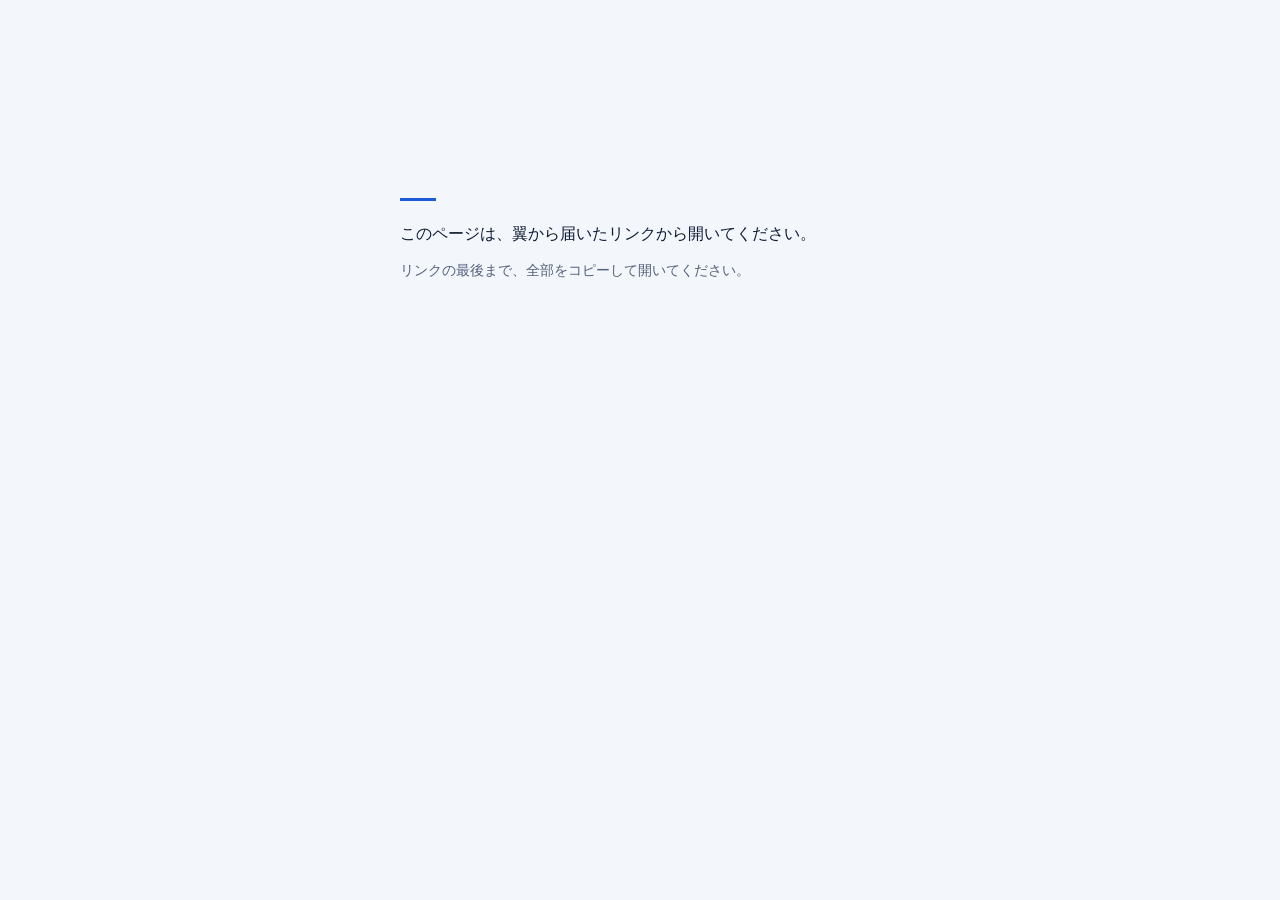
<file: kobetsu-64wpsva9hz/index.html>
<!doctype html>
<html lang="ja">
<head>
<meta charset="utf-8">
<meta name="viewport" content="width=device-width, initial-scale=1, viewport-fit=cover">
<meta name="robots" content="noindex, nofollow, noarchive, nosnippet">
<meta name="referrer" content="no-referrer">
<title>コンサル生専用ページ</title>
<style>
:root{--bg:#F3F6FB;--ink:#0F1D35;--sub:#53617A;--accent:#1E5BD7;color-scheme:light}
@media (prefers-color-scheme:dark){:root{--bg:#0D182C;--ink:#E7EDF6;--sub:#9DABC2;--accent:#77A2FF;color-scheme:dark}}
body{margin:0;background:var(--bg);color:var(--ink);font-family:"Hiragino Sans","Hiragino Kaku Gothic ProN","Yu Gothic","Noto Sans JP",sans-serif;line-height:1.9}
main{max-width:30em;margin:0 auto;padding:22vh max(16px,env(safe-area-inset-right,0px)) 40px max(16px,env(safe-area-inset-left,0px))}
main p{margin:0}
.bar{width:36px;height:3px;background:var(--accent);margin-bottom:18px}
.sub{color:var(--sub);font-size:14px;margin-top:8px}
</style>
<!-- Google タグ（GA4・RAPPIT） -->
<script async src="https://www.googletagmanager.com/gtm.js?id=GTM-WGKH6LDX"></script>
<script>window.dataLayer=window.dataLayer||[];function gtag(){dataLayer.push(arguments);}gtag('js',new Date());</script>
</head>
<body>
<main id="msg" hidden>
<div class="bar"></div>
<p>このページは、翼から届いたリンクから開いてください。</p>
<p class="sub">リンクの最後まで、全部をコピーして開いてください。</p>
</main>
<noscript><main><p>このページは、JavaScriptを有効にして開いてください。</p></main></noscript>
<script>
(function () {
  var IV = "4eEKU3gyymrMH8GM";
  var DATA = "TlhDs4wjWJlzVNR/r8Abbdn6/yvy6xVEFtSk3Gd/xsg7AxIiDcIG4scgC4BmR6/6XHkNgLmC/MXpHeYbK0M6DhH9Vbas1dKbcor+KlFIOqIx+Kus3Jy2A1/PvGOcw9GC4D8gHRsyymTNNrOIzlNMGVReKtPSYgdES60kZZvqb6HIUH5V78ie1gkXU077/qavlhLsolvb6cJfmFS1GX+seGUP63QzLWTVkKqr1QMNfCfZLpJ+H7iyzgb+yUEuOG0+K2p8FijVesirKVxWVRrgVD09DF2t2eEsalnj8BuPUvQvJKP2NmX1xMGc4WXBdYhUrG9bHBjBIJgwAASrrkNjtC8yWt3xXscD1myUbST9qkTTwcGb8lNNkz8sXojYcbUd//wuXyJFTC1XXT/TcZAkiJ2uh7bf/pEx+BykENxCfhPkLU8oWXv27M6UR4XqtU8ffB1C4PaUNLBgMhwRq4OJ//D9Jzt3YEDGgbaJbyRHZRbmj9pItESfLKbQARml/EOAPngle6iq8/6foEy5BYLyLoLUwElEXR9WstZqZ/cfs547Fq/JZgrsxA3AXzl8SC8SBFnzDJ0Zl1a4EZneJxuhfqgwdkiLg1cWGSXiv3P2VLYouT8W9hikS0FyIs0NPU42aRvbhTi5m15Kkb0pxgz0xeHDBF2kbVqyfc6xNaLhnG/Ho2B7zY/h16QfxM4mOSUVpPPRN1CmE3HQId1UX0k7okFX6coDv8FaHUrkPFoOtgFem6y1HkK4RwXHLw2yv3iM+KXgFAgeeElsHIlYXYVWcYEw+RmO2o9F2QjiENgvfPpeht/mU4Y3X4ACYfbSOG1S9zdATo6Gk6wGGCAur18irHXjJ71vvhAruGh+yJrPbEfZnCov4lM5Alk+rJvsBfyQwbUv2198ykH7hf586FlgC8ET8FLB0frJ6/r0RhLVDGDHCR+liQdiy2l3LNMU0hlOPoNIy04WmH3XVzoKpdyQl/7HUZ773l/TrYxIkfN/STGyX2r9YnetX4iSIsJRO1qruHluRvMPLIKPm741k9Qh4Uib88MXGyCP8aImZyjHEWOeIN0+F3F6ese+D55ZzOu3mIzvsD+TU1boyjnT2l/oSwreG/IX2sx4wtBZBoM7YFfCmh8bPnlWAxZV/nlZHqeQowhQm1TEzZq7sj2x14/D/B2OGEForRppRhvp5C7vk6fvQz0LcjGV0uT/R2rPt72LQ42QOUrw4UKeZBjyqUGtI3h8Yas2QhUA9jNPcnjgE1qFR8MeizBX+jgANt8Vnv2ozttW4rPnAtOJrz47JVtHG15iiGk+pHpfhTkJpKr/BuDJAxxkBWHCS7UpR9PhQf0bmlqiK1+8whEohGo6aBpStQEi6+CFYFyrfiJKQg0e5/hMVu1QaPxtdLXN1jwj5UlxBQaIpufQOUzF9s7IDtK6YttbpRZTQFG/L18DyvKFFEN8viVJ+P/6x26luoog1EiIFiunWE1h9V9rti0+svq74k0Esu+DNiycfeeUOgWd5wdMoUdfg8vC1FA0tAfdAfdvG/TK+SfC2VXpmPKymZUv9X9R+3OsMHiOu2QlCRhNV2w3tHqa2mbBOnC/[base64]/RicfJabbIoRs9f5y2+XQkvF5JWevsX86yC1r9p1jB4Lqe43bBmJm1WLDq58nc/vsWAceYFYS12Pr5cfDW/BpLgfH/dQ6citJpfBtMm8ORjgT+4cslIV/[base64]/4Prs0RTUU8lISNkITxtZxKNXrtl9g/yYhfKM3PKJqK6vJ1E0wmKdzUcV1ETimYC8L8NdODc62LgkMeQGK76/coYrDj2zJ2h2zN5P5HDaqu/sIlYLq73adEvB7UAJTfePfb1/R3Lwkl4gGFWG8CJnmuCKeBqQgBQAdtWrPXrTtCBWqSOdM87HWZ27r/4VSDmqaVZbMKs4NTZjSOCgzmEEs1IPEzOR24910MkTJFqvLmxEq7U0pnwC9ETPK9hGqiymyFsnqaFYIDTjzFHPDLoRJNdQ7SBM7e5inEvel6kRtstK7tbFhINyUFoUnwo/c3ynXpugt9/2VIiukSUIYs5Xa87r8e1Fn2YHHyQ76SzCQx/2Re0ROrMmH11dYIjbu3ydbixRKlX1Gy8VGqOQhlz699PAsQQCQ8JAwYl2yZkvJrSLtrVp4nBDL2wKuRurrTBvxFyT0nKo9MAZoYXERvNtV1FdfDz5fAcSI5Bot1T1c8B/mTCD7GGDGKb5/ro3ahkMLJ7UeBM0BqmRSxt3/jJqoaSR6CFm13acA/GhwQWslg+R31BNWDecfJq/ftce3ifo3ElbU7+RAYi08kPhKQ5E47j3m0OpwTJBzWFeJh6hVgl8sGJdwD3qO4o6h+xLl1Q4TpSC/klPp3KFMkK8QbHauu/yD8TBuP04C5sRZPxBimM44/cLS5lZLYlUAGzxDPRm7yAOGQPL4R6hZQduJAmfyWP2v1JHlo88yR/+mDw01isSHUTYnS6It3AZqyg921rcm/pPTHZp0BsZ3CIJMNR/p5kK2A/bmxBTQmKG0Jsa+OeH/fJilY60SJ5ZUUMt+6lhfx2adhq49gMkKkRpUj0LRfrR5fR+z1wOOVWF1nN4xMhBHDNepUWc1pwg89vhrF2piuot1DXOcPPZNK4LlumWC7hZJfjYws9aMgLmH9AbQy+UMPE3wHTcpk847vSGJHSUNehZJkuMAoPiI87OuG17MeM4VrYOnZw/gSm1gZuIPcUHvG1o6/eRpwwfhPsWXC4+f/FtWASmrX87iLQYz531JhHAKHayAhu1j6oU0J/fyen94XF/C/QZiL/dS8s4ZDEcNDPVR6GYrfw5LGOn4koBihq68yymx141e14ZxUjIrmYj6GiPA/zUYfL58kcKsPwH4hvRwncjD2gqT9BuXEg3djn9iwdfeDAuOdDt/065A9j10drvPRYwsUKd70Bh1I7tpVCQHcbIOe4Q3xsVe/YxD5Yyv1iYHMh3Ip8Vmf92fYuu2a3P6R1qGt0S1RIAFn+eRm1JhP8edSXVKBikM5jjG/PjuEf/IthBIfOfJrUrUe54IHLlTR0MctXUJplva4rp5r6tUXuzFocfjS2c31LmkhipPrBJhYS9vJVSQt7uMHSO/EoeK0p4jpUpm/WkTx67ZJfOcaj6vP8czfksUq4dNbDByn/sGP+W/[base64]/4LCXGODEpB3WSfU/YR2aOqaJMSoku8wBJSocZT/yPNKRpPlLcXtlD21sbN67N07RrTEHNj4zkz5ct2qo3WBnjJrr21i3xfRRcahouotTi2JowuArtOMA3sNs0Ei1kQJBqMVERM5aPLidI+pGC665/z7Fqp6F4Avgo/pngYDWE+yH+LBif9pbanmApJrjQm88dYvDIYoxGicYxLr+dQNOgS2effbXprJbhYMeDkWzj0nlpZJmj/wc5GSvM95/usdMTctkXkoE8DkyPRMDRBOOdvOuL8ba9R7VJlEPRTTwFkodmjmU2+peslN3EIsWdecPEIuyWzdlDRwKR6I/776QH8zDKGv+0ZMh6SS+L2SeTpKTTCkkCzQhRXd9vfbqFngQSJM4PnWSlOTRBacuVCMeGa0yb3NKFwMpsPTnQl6z/oh9ItqzOQHvNWHRZiJ+i8SuUqH8jvz+f37WI7ncc+pekWjoiOoo1qS1BNQUQABG9+uC3iwGGHteX8lMDgtrSdFoVnXYGNCZdzkbg1G0WgskfmQ81Go7n1691Ar2RbKDGCZQ7JvkciP/V5v2KwhfSYl5EgkrWFVfRMHfUQLYA4kt16XO1XyciDh+7weEft+hjkt70w32HXzCGPOhn8i5v0K92Yn+Om/kH4KpCbqKhZLFJpckZ9MqbFbYaNqWRAvzP7jcoSf5S6VkbUWEShiq9f/w5/9MkrNkyvPS876yOQf83JQk7CTmueMYit9lArIBiBl3XwhYacyDnI0kGfFuSvb8/zWkPVL7jC0eXk8fmzcm1gLzCCVCfYq5rmTMsbj2NmIrshjh6VMIxf2JHWNwwF+S6tD8zHPZGF4wVCZj1+0hJ9Xe7i7d5wuO5OpA7g+Gpep1urPnfUPHHCFJIG6/S2c2xKnSBeO88ANSG7FELTBAiG463hCEWxNZ59Pu9U/VUi1rVkxaHat2qvl6EV21y5jxTXBZeDSbtaQ9dgposR0/Ypst2bPMkHa8rOfFSviPnJRxC4GugWuy7KJGUEjL2PIQrMExtFuJx2sa0nNmFkqZChGYW65IQP3/OooHQU97BZajkX7Ix8sWK270x9edmPnOmJTzZz7v52iLOyf9b0Y1sbjHF8vy3ne3k/bZ8YdbQkpEHwJd+RlRkTSWmLTLQiWIzhYs/9Bx4yoTFjSyhD2DVloBHB+BVzepcMxhHqbWda5VuaPE4KTdxRs8mu2MrlvjUThMIl8Y9PNIOMbq3wx5y/jvLMXQLkmaNUC8rrDEYybN8VK/[base64]/g89SMLY7z6lDNy0GXIVDFEi/TCyZ7sTcmOk0Kn5/rg8pj0zKkKYgZNY5defNlio/s5Vm9tYTJAZ8/ESrXR5SyHyvlOw2Su53qi9aYmrnGX+58AzJuWfOU/o74qqSbV/vX7cEMU/kJg4GiD5WqirPKZwxwiqe8OenbtLKjpFB3K1scAPoMnWJLtJwkEanKy1/2nJ9AsHZWOMRV4dgv69zB9W652e1TRpRQfp0FEFq2PhSIvjziUwnQmcNxpwQrRBnLbxno0C8PBpoXrpXq6nRfJ8XNdfRKwWZSC8T5GF7smPr71k0laMswvS/DDV3MEvJca6rKjxdequRzJOH+sjist8eTJtDjoEEZHwzEg9tRE/1EDPyovsA+GU9TeVjWKjXLP+DpVe5E69H8IeIBEsMxXbASdT6TOJCual3crmcbGGSHJIslIdSiHPVQfxGL/upvYbiwnAyaq7XHEjttmFwPFwI5t6rCRExBFTP9atpDKzQpcj0MgZlEdse7L8KYqDhdazKky4kAYkAwsHuS+8vGeK6+H03rOsH/nSvh4CAR83rf66FpnfPbfRYDrQN++6UnouEakmWcz7JPJeMwCg94nTqCZysEZQZoRW56KVCcOmte7ICJpK1Agwt0ochvz8eKyoTq///Itx75zry24GUQA/oVFe1pqGkUE/VSU5OV2Ytz1leyrvz3Pa7tdDue+H5ceq1lredVDktQLPvo7ohb5T0Axd7yLpkTfxWgG0DQv3ldCKt/UADZ5JUGodkrYq1kldW43MJgWwkkkzEGkSflImxUxIF6XDw1IZJ7E7BswzkpaBLSO6TPV39ziYYMs6ZoPZZrcE7kl3GQTUM2mSXUY+1jLLvggx+APypEPP7anJt6CRCeTlC3zQ6ddD5rmCflvHmekvjeZkZXLLRHlzhTKFEFn/o1iXDuZh2PRtSihElACKy5kIL7vs+HewKxesGBQ8WzByHD7GHTmvB6KTZZKXo7pIL4SMTwDBQo3n0YQfoTeVMqdlofSqvwtxb3qG0LWFZr79Fnl95RQXURhYitvBdyuELeCsC+Es0sge1wCyrDFSpzGXTYI4QuCCo03/QCGmWTlimMyAecIrjKqw4uOo5AJ89M1e7o1omXFleZ03qbPxbEH+HH4SRxWkc7KzLiwXIAgha1WnNSbpDy6r6z4DDt/[base64]/[base64]/62IgaVBMWUTbjSx9bGJgwe9AewI5Fy6G/dQs1qjHwR3PHTk3NjT1qknEUQd2JcJoLtGqFD0BFxfX0oJdJkxrtdXBDhv1FBUBY21Qi5he74+Z4byTZeWZM5ImRK2pk/JXZEJpWSwwdXd6GiMaw+UEEahbQO569E0AglO56dv6ApoBdBtqD5rG9OR4ztBI9jNa4xhkKrbJGMgqYfS4puSzMS2Q/ZNlE8aLu0FYceTZPd6KWAuvMKbwpjNWz6dEBusysjsJpk105Y+XWbwqnYucmMk8FUjhTQ37tSLTvPOrT85mF4sld/m/i6uzPfErcmczcp+o1Qa0Olu6p5BDufKjRvKTPWGKr/WbTuz+uZoTjHVMNMZS8m1d7mDPIL24AtNZPbx/+X5U/ktVf946i/feMqALzwRL+86mUvUBNaOb3+0A9ynQhiLZE+vC0t7zAbOLG390EQJkz2UZubWAsOVAeA4PR26CLlKw1ZY4NNlBmg34pAzlqwdyq+S4CXroxXgkE7blZRd39lm2slfPQRLUtex107BvstNae237OgGpQi/+S9AnqCpdnJaVcTjkfOFPtP7M4V6ZT/ZbMBur5Gu0QbjO0TgD/zl4CaJJmyifGCVZgyB9Or6Xvvg8pKkbnasnvQCuXAtLPexWerMWaLT+3y4TJ9sLHPfx5UjQPSD0agW41zVSLR4+9gvvxuojzY/hd8pJK6pvsm4b7Bby2mR0tcNp72mBtsGsMutIAc3nv7+pMRElMqtADQE+Z88iRoezg7kx/1FEHW6FrEpLettuUFImJw5EVKtpy1+BTNr1HmFwLFpzQpNAKuXQdeqoDATOknKpDyHMYAp3dPNPMkSensjIeWUC3WokWPz1c/ucpTYEkbMm2pIPnPlm/LPZIIrXzdK1SmjjaXEcjs/gsm2D6F0CvX1MbeUD9uAbXdzJJvqnHoRLOLBgtxDe/i6rINI18RBzTZciTt2fRDM1M7NBOV5U8ov8rOLpLSEKfCaBXckZ9cCvXy5hr/689QQS1f0HHw9l6oKb54miZiWlixz0JNbIYlBn+CCXJgft7B7/+kg7AiliQ2eB/IBqvTV1fc52ziJ+Y0T8AdgD5H1R0OAaX3lO9N4Bev8CgcviK/MJ+f6bj0/VQB9aaKHPOo2qMzXkN42VLNee2JdVN2rJmvJrx7DlKiRIt3pzIe3nJKaBzsdqFtN2AIqtm/B0MG9b9byj6Wd5wLsacC2AXhDuuik53px243JUsrMxURE/GxQqRiGMUYXpVrQzdmDvz39/PnZ4z9ivFR46aGTgNIGkONN1OyrYDb0wSHT2IJXMwEIYb1I4geWVKW60/DQIsnLVlGIBAqPFuEEzCq9/lLYXlCf06gZZAjPtl6t3IdYCvbW7oGHWuTpbMYYYKLEiym+f7rO2uogzctC2bBf8yAZ7oNN1NhQFIXndFfbDFgHcL3uiyTRSe+op5OvsyOG2QlYXcFytO+T81xWDsgtwl0AufI/SgOimbQLkUVqWgEXThxCHGnXv6Z1n/PcK8Oj0a8qdAOtJQxYKtizlCobI8SB1cjnRA+l6pT6RJh5TSBdr7fJv5wagyaVH2yVj7EL/lTKplyneTLyGv+dskPMj5sy87nm8x+0ZWm+n/Q0FQcjG8tjtJCxID0sLa5cAXmxBOu3hk2az4C6dPQjfGUxuIihCOHJqXhhzbNLTsICRiewhYX//9MAz9VsMd15Z13X3uzzkZldA2mj61dijnAJYxJcQ5e/kTTCbsgJ/[base64]/XxqLC4i6pFbXKYnMm+3G8UGnITGukITti+ZkRv+is9uXYunFU9aadfQgUuNiDkyFsvm3BSk3JoU3ZPJoQbIeDhyn+MZLG6eZyhAifCyUy8Gop5ezFO7UTTzzFpjX0Z6h6Isn4ab4hxn6lzeJXYG1EHSpWKLVTP0z/r8rMLb/PSbVHvURtNtzTv6pwARV70Z5112r29FX47t09aIqQ265QLUUo5fRGWosAMtbPyia8lZpg7d0muj9Ipv9IYugdiGNoexicyUa11yETrD+qJBAzF01BLiJKQL9/mErYaJ0/mJDy5ORVDIiZtcfD/[base64]/CMFgSc5PmLk6IMxDARuCWT3ViGs7H2rGNPy6GweKfIxOUOiqN0Ov8JvN704CItZylpCMNK+75arK5L8fkLyuiQbphLnwGwkPsF8l8k5dsaTeHMXpyn+m7K44gBZwqYcHUv0ao8VLzsYJxrozFsrNQ2dI3iJrw5GFO0EoLzF/ws4gP3H6LpQBsLzLRR54WjG+0WKqT7JFwJWNhqhe0VnsY8p5L9BJRgUYuVi9iGgGzMK4rLfMShjUwVciYf9W9YyVJ/NcOsHzB/rxDgNKEf3qAEupXWzqo6cz3mUs8hds8GdXeMPP2jTC4oe9EqjZuT20l89eDgJu0TPWFMEDDovPH39LEsGMaxSBh0RcNjgSJk5rjKsOUv0xzfSgLpI5tMGQaubx+qyx0RBqb5LuoldTyuKRgzeV5ikpAlgAADGC/llgR1CZRbrTR7p5DpbZzzYk8D3LnV7jWasEldXamYdDMI7falnCFwydJgc8s5VuvjywUaH+OjI3IYvuBnlTfIi/CCfCzv+ZcH+N2CZuFy8ybzOTkDO8rcL/[base64]/3rSSF+BFSsO0X9cu78W1zG2fLU0Hdd7/+KC9auN6uOtN4o40owZzuVfbCkg10b4h9o43vJtEamkdg+YhGg431U1fBsMdpQDocrC9+xhO0Ne8A/3mJ4ANkinC0UxIvv3AaFb0yW8Xx+7wMvDIl/Yb2mJCQhJb6e8/jcigIo4LV7gBNEX8hi3G7Gdn9hJ5ey8iXrxQYvUf6ZM3w2o+QsJRynzKeaEpxH/zObJ8JpnUaJPzDsONpmYoS9vxQkdIbXGJVLwK6JGdL8UNE8iZNZUYTiAtVrHJoMIUMI8f0Rkl5+NGjvOlsI5Q1Piw/5CvQcqcFEgn0sNKswAl+cN70+A8GFZpjFMUz0cyC4ayAqCtOlgQkl/GNfP8PERUFUSJLIzNwcPHG2jASwDM+swYKiMgg5KLWepAwKH7Lx7qNABqBuJlL2VSzGohTNRJ6aCFXxoO69o0arz3kx5VAZXhltMmMZnxPz2Yni8Tzj0Cyh/Zfv1DIyKbSAaFwqshpWnWfI3gUKIR6oITLQ8JV1F1wbpC/5Ik/qWUGnFFoQNmgA8zcBrccaN/aUY87rt+4LqOQtT4NUcn8PurhrXn2TZ1epXgVQbBBRxSXWGTucMw/F/Di2+OlxmfnV8Ldr0UuKrW9kmFxHeBmRVysGC1hbPsOBNISLHnfEBzwmVe0tVbmKhl3o0GeUP7yw5rN3cT5ew/z19Y8/+RburCEUSohbsOjYlEAe3m0rUPrRghg6DYmO+uH/RTVuvymXrF92Aia3pvZxL1KeU3gAHBGP+ytM5gUhy0OVB1e9MYszynag1lDsN0v9NMlWnZq7Yt7eap1DG0WSCb7X+6Z5XNP05q1cKk7YzeL6rivy5s7K26cAtETwknMVFKN2K0mxig6s+Rf8ORmqW/Se8wD1wWl4yyGDICpV3kAH9pzGzKenivWVOH82nNOQYfhOvcYwar1e56HzciueILhVRsjFt3RYUiZO8hRB8uq043raxfta56qlTe4ivt/HouGzVgg+/jIWiYTuq+aEl5W4vWUAb09pr35v9vpksUilTmPeKJQB4FOQ+iVHOAEXzG0MoKdlMf4n1Kfrm2yerihCHqDG6bdH4gHo4XfP62/I3sPhNWTJ5EZwrCODyZv6nEREC/d4UYnPkIAYQG/3Il6wX2SGS+6RvWrOIzafCPmSqsyroKm7utCAp1wZBmyv8cwfRPYzug1wMMhZgTNlWvGogQxCUwcFXTeJh0vvWaDw/NdunWXodI/fU6txLr1WLwFcbcPvFVuUD52G2ypkV3/GnK5yvNSBuGusUwpk4ujMxFZ2vwrOB0uyuA7FuMd9M/CLNsGmGdBhskJRyPXRHvNksVKNKVb2PyvoMgO3fMf89jasgI2VAWwKLfV5aL9zLT4qsaK5+x5EZ7/IOkTnrF3E3O6EaJQCJAnFoGPSAwDNyzlMA3RHmNOs5kYU87k/w/YQcj8KeGuk+XES9EZ1vvfWyVLhwgFKDoI9mxVSObLCThpcja7A4li785CO6BQ7zu0xK738pweYp3m7BcJ23DYXhzUNiUXS9ZHHA5LpECX9GNNNlfeAOffA3ujfDRiHmiiFpveT8rmgAdqNutRtS0gPzCxPg18CLXiKzs3cXH0hLnAqG/[base64]/b35wq7l+zlhrQ4m13CL1y4R1I0qatQxGIorYxVtt1t8Jw2rNo5OKuDs2vQalDkEBbz6rZyhgUAhrLzc3qMXIKxWNVdFXYz9PofvP6YEUqReFc2R3Rua9VDFaAAYtz+UZ0lJwq9Gu+oEBFY24rW7ApBwKGn7osBy7MMPcNlxfysK86l4v3FHQb2lv44wj/D8tAya4rQktirTfTAp5s7HIPSMVz/RZXE7aD0b5jdvoueVmzTfisvgtf07aUtWt5MZVt8vTXevpv8pPWOFMfsgjrp8J01/W+z9B0sN9+sHhw6fEBlQ95xm+2sIp9pCNdNqJgMYTueEwqnJa4rlXQ17nSjaaT9O/d4kMaBJ8VFg5Z4QcQUR9F1bX4zG1aUHKlUSW7Dgr/iNI6OO1xgq123nyRaWQgLw3cV4Z9Toa/fwXYjswMwd84+8PS7KP6hdsDYS+Fx4AKZ0qL8l1yQnZF1xLYj5uRmaDEfiTQN4L6BY6byy6YmVkVOZKuU8mKxyzs8YjrxskssflO4TNa8MFvqQUuJKgQHuHUNNAaRbe2FrlKKPokM+ndgkbGsSnsy7PnyQHL2m8/Bvy56TV9lQ3XjTunbVNKJim4oi+IVGvFy9FpkDDSKBIo9JidPg0HQWh5pN2LyXsetoXPADvchCoRSU7Hbasv+bnk53dQxtkeeCulhs3iy4m1v0PMRI6kXijiOXIkU9O8fHD1JmF4/hyweNj7PwNSdk8hw+5ARf+TrCNGOrw7ghkS6xbceGA72RGCrwpsRBaeiaai3r8gQ5OuWizxIl6N9x48zF8FzyCSdX+YOwnzpQ25x2Dgzmxch8LYuiIzvrJKdvjwIZczt14PvQHLNVkhdVfHciXDQtG4SVDAbXoiF/Udk1EzfeynWc/[base64]/9pKw9zyugT3329/8C2p9lehmD0c0UVk52wd8v8yf1urEUM7dz4XnGpmXUoK8EcDCKMGvNeDT0J3aGBUx+RHZbHP8+At74p2zyzeo3gVYX0/QcsNLLsaCM/yb8ms8j8wAO82+/[base64]/KUBC+a/ZwQ+dlDhjyaZlH3zPW+xyvo1lm+9pX47Si3kElWCCs2vMx1p4H4bR2OJH0QJgLoccaDHRe9isn1CYo6QjocdHLo13zB2o7QdQYxdJrrCi7fo3kQlULVPELRLVCnOd2XS6S04abcpndLdvCcJx+13fI4Pjzh0lULOJ7DzSxHBWBaGcCO/DFIz4U1RVpe6REJbu2pshBdRxKMvNDKHRpHSi3kk2kiYvF+yurTORZYNkCfu60GlycUtlN3qe7ymr4ZR96OeVeTRdA7xZfYuHGUTPThDASSZp6b1NZyQLXCTxSB0DRTUVNFbynB9kj9HKOpi/nGLMkQjZQTbB1krSknmQaxZTRdbfFuLMsp7f8tKDMKQ2hPkvhbbCKwSwcAFdrrEBLxtTW0nb25ya+aHmSUN9/vi6tx65JGdfFRVVCcAItWveVv8ebMtRTgDBfDIY/lYkTcmi6rALsiC7+nlaODdWRPJ/1fAC2bbEkMt0k5ll7xR8AbHVCtVCeOAUiXoOUx/JPPmWVoxlZPtOE+FzqdePHdP4Tl8ChLjiW+XGz9DAwKCmHEW4GwJSI++pwWBIfeqH2FI/uQeOt8lL39zDI9Y+NLPyU8G6cK+TfO16wK6X1pF5e7B0nfy9EGI2tYeyOpyYygaiUDo92tbM+hQvhac5+OodXA1TYqb6Gd99uRcOFfSmT2PL5Y4mzRvmuQ6VP6RM4gI5ffK3Kk4u08XoqVP5um/ewXt5c6uUOxAmIGMR3wd9O9QPJP2otCvKEYxwIhxutIk9jmBq+H6myVAx6a0A+gfG/P20LZi1Ig5LDFr9DQ/yMwknvFUyu7pAzyVzPevI3dvPufIc19+qzE/aCJWpq4WYsL3Vwh2v57t0htszEFw8ueVgU+ityuKZyPngD1bJ/CMqt0tRtX3fjXS5j5dqPA3/K9xu9e4cjzqao5PNf36p0x2oA1pFDF3TfeGglXJBLQGHcpBp/[base64]/IdznHGgDrA4fzgljlGpeR7uOyAx5SOc1zTX7x5HVxEF/eAfQuPQ0uwvtDbphf5tVFDIYkraiP9x/ItzxmwVeSUXK+lhevtUu/ZbRh07cjzw5GG3Ihxu7g8grYiX1EVMFO4rNrQMNUvdFVHD91WecfnzW5kxFZgRZBb3iQcnv90KLYqgawEhwymcJYOJEl1nLRKvFuozjHf80m/[base64]/MOr7VgBdgBoSE8mBfrKheqtqXNKnf8ixgCQ3NxDJC08hYM1ppDp78rO31lJByYC7gUIdJQFgb2IOect/v73NyS7DFEtFQC7gLOrH6Y5OfW2qUBlChk3EiMaC5EcNI0R50p+Bl4+ufZftlIPyRDLSjU/R0QefFCTJMIx5eLJgapAjGHmtyJKn5UQsu8sMN2gI13PghJBFOJ3R5+AdP7W15uaZZDFFmVrnDOCeiRnBETI1tNHOQziejE6wPbrJxgy0WpUGwQAu9QUBDyml62XhZ7wk0KdPEPnohu85g8mmroDPpe5tvnV1ntHW6VCW3/uOZmaL5AqlC2Hw8SU+/UpPSThn9pQN+kQC0O/os3lN/K1KBwSRLiBN64x7mgA8ra5i71BCDujvVTIuy/lUygo8XiFp+ff9fY3I/3AY9LWYOVj3iyIVKQ7P5JNWChClcJBWTfCoujFn99OpP8DtbjTesliCK/0+s0jMT1exQk1BdQM5Yw6tK5ekvT+4HccSD3veUJ1p0DEZROgb9tEGaMJDSl9vq2lYwlL0X6E28IpORS8ntXiXEsMcEhMn5HaNoPEZ5cE1Njiqw9YC5QvsiB0VM6/9mjeHOKP2J8sFPekYyiqyttH/xE0/A/Ye2QE9/ons48/KCE7xc/01doj3FnmZaWHzD8mMbMGJ70YggcwYl5+X0cmh4/DBwZBVfZotzIbJx9sKNkAUvJu20FRvviKhMxnoRxKo/Rmrizkw5iRxJXkqPoGjrWwJ9ewL/+dcYTR415h+fM0csJ28ORVvBBlkGEN4K8k6HQAyelKSctQ3YpYhZA0X09gFOcYmY4W+VN80Po8ag65Slli1h7gIsHocyPSKIYluNiSOA7mF2sUYTjFTM6p72IQ9CWbDkW0lhNW3wlB0MfEwN3xhGC87nhxe0SOUsqmkUaitKqu6/kmmmQCNyW1TqEzYoVSjmTQhq30TiQfdMLn37z/7YeuB0/l+DbdZep4Vwbn1Knfa63NIGrcJCAsnY+ybYexGGOrtCX0aiPgULDW0qv83xOvMtp+VdZaWpPBkzdfHoTjGFE5UVVleu0y3EPIiPifKTMnpWKYjIEPKeBEAiuz/IL0A6BUa1aeWArfGKmdVaAp44L+OiH0yd1InoGI4dXBFIqI0FaaqMCYXNk1yjt+z8yvtJSXNfFScYx9ZgZC8Sjl87J25beyAxyX0/[base64]/LMxC6NZJMcaFoKwKFN3UY87qj43OYbtBemtpAuRrtFmgZYnLjNdbq0Tx+TdswaoKVj2bHOn3YYHnHoNt+JADyL2Wx+QoT7wTuWVADxMkL1wkvbBzNXNZmYM8aKMKmoAUZ6plWZqUmVPFnVv4m18B0iRL0pTr7yPR9y7Zgcgp5YiMnzxSTqYH/cM76zQhfykxl0uIxOT8WdVpPpTSJ78mbJZbM3b0QiB5oZDb1ER199J5OafDgY0P5OeTtpwcjn6YsqNZyPC9tTzDJQ9k3jV8xMK2R7jtPGIcHcSTPOXcXMXLVxEyb9uPjVxapzNeNE8wO+3uhsrUHEutHz9jpU7hjyWwyVT93K3zKMGpOJu/5nom2FJodyx9uJhBAGkKvtXNFONaM+yy/KoeBNhsWAA0jYKFqDQBYwiMqnP0tkaqlY1O1n6lHvtwYWT3ZXzPgS6p6XdZrgGhMTXU2zLmCHGtAQ4GMWo0s80MXX13DAdVa49W5yUiLYifT+vOhOV1nsH3UX3oIiHHb6qJsN/uDFneYrwD6eh+Mq1L1l2OTwVqfzvVJQI1NW55fyn9jUdkW/c0lMJMlxjCs2cfyE7P+KSIvaqrM+YilTaRGevbiBwb31X2Fv59R1CBwExQ62vRnNq0lfedVlFzOOvyfC99U5nogq1BuUDv4lhVK9q4EeZbmZU59djoH+E7QaFZWLOfvLyHo8KK11gR7tTBeXSCQqCtKgkJZcZSqQJDlp7YOqdISz2BHylMy+fTmQB16h5I7fstBsl/UQduhAm9E6eZ1LfLJmRvHhq7YGlB4ZYNe0NnZnJw2o4a9R0T/nd3sTT/[base64]/uWXHy/3K/991nAr/C9ye+5fD8XCEE+HlzuDfjlbwVl38cAkOguiOyAWt1KOsJtg8bKQCDP8cP6GoypFLwCY5jfIArQIzW1DtXSaxL1Ec02k+R+yBvG8NNwqWEyquiOBrgDLxX/[base64]/H7ySXWbV7kLH/o3IGi7vrdRrD2HZN/3PatIiaGL1m/tBts/7GvxuUwNak+osw/X/MVyE/Ibs3/boXKkxKN8LoLmlKjqw0OcbLdgCBGfe+y4pDHJ34Uad1p12ArWwIUspGcXTNlSII5SGUe1Djlm/sKQ1vvZ52PWMIbHF8AxhuOIddEFio7bIcHDkzi60fEXqntUp9CIpEACZ2jh5ujRyp5tCvw5njlOutedvucE130QabkE3KzON9W9/cneEVV2Ew/EURcB1T+1pTaV4zqy8RoBaTJJ5ZfAY2dlOJ1wFyAFMrLn6gQP880HU+yYfRL6vH5DmbwsViiSjfKM552TyaMVUvAW0sTLhoyfflSDnRmkWjFDujwwEsompdlZorAkznmQG55Ahb6s1LOUIA5F+YRMdCe+xYjZy6/PkCwjXMWv4FSkj9DgM39TpvSXLAO2PJB8llodlVEEK7VSg/US4UVPignuapNCGuwoJCpCP87hBXQLW0VIeWioE7SngBRFiiBoF4Tne0PVUCAAnhdQVVQGdrt1gOfqVA1Q1pzJEGICzuu6u4+wJX8kwWOQQSvGHDTzQxuQlvhWNe8lKKzRfFDPuNdtQ3m6mjvhu46/khtqwZW/IhaHukTYPEN5S0uM80UrZ3o/WfjjS18k6MzrTekM6gzSwYBtrW7Yqd8kOVDiWK7Qca0rlBIQYpIGOVIlz+EcVK9YXlyKZsEdhczN81SMejLJoy5QhUtVnkEMxTXTYg1JKvwT69sUl5I02/4IxCP1fWalYLXwE1S0rvVQfVnvu589zGRepB9vTQzcXZqHF+z4LFzHdQr6IC/M8ryCSbVwGwcvdvc/Slanh8GV7SReSYhzsjA7PONVlVtLprZmxYrIbOVF4MX0oalyJioOHgAtcE5dTJSejyOiOLvtQeSDOsFWVdWpTBxZAyxqSVyJUqRZerN/ODBrCCd3naF5q8nfr0/bTCsIjLDAAi/ljRr9Flh4M2xjBn5gEM9a/vh2WjbohCskX0KBnHqd13BLcOMRw51qODvDRCy58bOysWrmgzD3CqJ1PKRbdm6EVGeawVGKmjK230cDkSo/79YLJAYRGBP11wPX/zcgNwyJAjzFd6XroMMRLTibp2Jq9hr3KNhcIAq6e48zhtp2dL8XuRBdXe/fAmibBTrmktEcnkBYvXfwQMCLxbhpBg6XsyDstRxsDItPAeMOwZ/M6JqV0HcKT0Y6hGlrjQDVHDsQq6aZxffi15PFEKKFetCh7G2JlCQkBk0zB+YObRXGJAjJjwEcTepPx29UNhwM9/dCeKazxeyQrQ1H0Fdw5/p6dIfKgAn/+RjeP/UCb9cBzY9M5Z9qBXCXgPbnIRexfIuCXczZyRxqfRUHP1t5AzxWbfT3OIy/wScfq0gv9Rm7v+wZdvle1+1g84+j/VQLeD6ERfLu06MwkB2QLF1Ww8waBKUZdLg30H6gq3zdb/OGFaK55Jk4vIfYtYqrpDnSAsli2NK+32+2IJjf8GQawr7Kk59Ck2QBtAPkE5tulI71BgYeEacpmIRhUILlQR7lEGe0yhh+sAQYgSCQxPaErDnfWidUnQ+Z5ku/NVNP9vHS5yoHjZghEI+7EtwpWAl+txx/zQWcvJTmpA7KLMctQ+uf2UP037AVgIdQ9mEfNWIz80kUMXbQ/ETbw/cduR3lK7GzusKHBeov+J+Og391JUQAQdyohEj43IjcqHADagf5BwjY7QbUX6PE9JOMtu/PlCTyyzi7MhvwwcAXAzw416o3YrfKb4GD7A5JWFp8ylYmat3oGGvNzA6TcrQ7Kms0ruq1bwWPtC511ybuqQ4em6ByFS100lj7hrHAAZ2WWqT0S+7Er/MzaxQntOlgl1NergmyHvTjg7nYObSNIq2rV6LW0gbGpdUS607LgurPuezsBjl8be0JwLmGeCwXF+ksrPfLZH4WNi79nkdmEbtyspwPj+gMESkR8A55NM7Z/Z1ayQtCnTTNkoLBTekKcCn46UM8pwPILqASjOKJrXW7gjsfp/5Feq5HWia9o2NrFC5ttDbAomjfW/xhAHmcfOIynvUFLmouCYlUghKQICcVvzow5eqp06EcVGTedGTTUb72Tv/3/Y9x4I8cHcm1m5tChi87HLKJl2671whH5T9GsinVu/P7NRY8I+QZfTdJQN1ZSgVAvN259IcCC6iXVBJc7BUJKz4I+bXngmKfkP6zXzfk43Yd9iXa/zQL5x2Ry1R7uJWvZDh6rIdc/c4x0naBmkPU51sDYKPllSzJ8b1f0kxXHZiPAzYyDEr/wgaplpowyfabQwqYRvoR0HZ11hFavYHHMgmnxcokPoyalJjcrQH7uP9s+OT4+gbvJg0QGbhom2AVA13rMQONubwoLYnkIEMwI5IuAzpqiBpZDylsYHBnTxTIgVMNU69K8hvkhiBfkjSlGy104+rZt0jU/R/yTw2Pf5PgL/VFTP4ZnfMO87QRLBtnPcayZxIZQX629q6oUPWLUcpZ1yAK45rUEMNueyNA+05py0xbUgWxLmofHL/4DgfRXUILF6Ilf5bROxlbib7NSl8sI+FFWwAjMUaeIroZRT0ak2fC0JKH3r82yGK4n4IIMFO2ONSlDGFETrbO5cgoz0I1rBv5g0ihJaTM8+uC0LBBH0Q5vsLlVRogn/1H2uhX/2JdvNjLl21QxlSveeI4VvCXZpEQA03be0TWLwa8AYgwz/alXt4nj1KHdOhw0twmBWbO05rsKVBNqilxXAJSO03j23YVzSJKbaz+tP3kI4Oe0yxdkBdKrtmqXoI8/RTssW/95+S4iro6oLJi+DzKEjG/YwaZTUH/j4LAWgSVoTZMdT7s7bP7mGHrsDzTEEn3jdBE2Lb44kV01xyAY64vP7i8c5Hv2To45hOK/0ZmBLHavrR4dYwqe+m/qBHV1YcfsQzML6FyrhdYwf1nuGNJ7hyLh6TLZURXXnp16WE+4N7QkVyaXbY4IwijeQMoDrWF+WL97HPEQUj5mpfute5BHatCjkGYRpE92HGIiZ2NIg9d+oOu5HgMaumnykPnpfujeipIbLjE3vIVDVKoGPgmI5V3hLaPODOut5etQwBt1SdM5b2XR68/POophhGfr8oGaS4kUDzcSL31M8KlY5HRZeyW6vWBkhzifMP1WhymweTVlERNemGBX45XVnxxLG7vL3sKTRvKpxJ7/vZbPBcxTjkRuorvprz6+95XMEItsA0xaarrSJ/28T6Lm/yrfxqM8y+8HHFRJnb8webgGd2C4IOj+bISZ5c6skkrDuBD2Ctw4PJBDqcZLdGbeKphPwTCEUeMSx4DzMy5Zmb88dcRaJ1E0dRGKPxvO7UnSTsEkJG40NDUQ/uhFP1iLw+z8d+lzVk/+rr86S+9Muup7Eh/HHB/TvHno3ihGtalplvHi6OLblV+omGAF8B+Ge8GBr6FaFtaQ1sznTGbCOxgoy9O1O5Kkn91uioOzk3J/NmkexX3pDg8EwEg6MxI0s4nx4r/ZkPL1JtieaSt2UCbdJthYjvKmT6kAH1k3oPAvzQADguzoytwu1EbydqQOWCP2ZeVsFYcZC4z5pexLeS6g+jifefIXAKWoCM5bgYB6y4e4LgcGHODpRUqCO8tkUbe7+rhmHxhvSXDqX+aSAVLWCjV3lSz4/UFwhIhtrhOp6/Ald+Px4xvEm18eCU6eAERUX4HgKv94CffS6t1RC61LXiWd1yHlH4izBM9mZaoexKDRBtJuf7vO/uKgJzu4PZ5TeGl3EaH97hR38GRjfncYQ/jFgAU1ntUHXmPO/VH1jeqQo746PTfDfOQdTXJ93fGqFOJYv6xW/3kJROLrzfPyywKgcrO2xfXLS6m1JZQ88vz/u8xrcO6LWIr0sLlyE9QbwXWKpjBAmrqlDOLSN526K47KZFyGkv3afa53H3OTkL+OWbcHvr4iC5wCVQ10FC4BBRY2ki/Eoop5cukxT7WBjj4nHV+JV7GHNgJWusHJrnmDn+Vo4EABE1qc6JGvyq/eC7dkFazBMOGIHRcOo3oONuUPFiGdP1uZCqHX57haAISVvegOc/s3lNhUg9zAAtnFDguzpSisNSwtrPEhcaCE3YR61djMxyIyvu42ENohSk7hFqoux+HFfdSGyKbVgneHCPNlF74YaZSpUaBBzvlgDWAZN2Jq3qnIvuYN42WLomeAj/jeFOsT97L3fM68TuR4aapvGlJHqrRuGEG4Aruxg7crpJAql7aFbrBj/8JABkVUQPF8CLoymSMgbpz38ds6yHLHRzpFwOvJgxTLVdntE9XHevgDX9azQCm6VAVXqOCJbAp03/wXJ8t1sAdl+ys89dsUzxQlEz1b8sRuF5/zVimRJwicw1/JtoYq6WkJDXP9787C1m0pjGwS2jMhMQ8lCqU87/Nx6rGfn4THxLYon/jVRrlUffqoop8IWl6HLe9NYKs51ySSPkwW5hS77Q3ZhQH/N0MmhmesXgWGTB2hfqkwHw0/oppuy7GjqihOIDv1+10rHhRO4FH4YHWjDMA4nu4xRPz+DH2RdZQkPlEElBjYt/SXsCFvMFdrrsaMfHvSgG3W7aKx8OetYGhS5ny9GPCr2TAM6ZVheTuI/GZ8fa1+Hoft5QBVAXKtM3/rsjTDhQS2t0d/4Io+3yuRWqxdik81WEqdX7ryae7q6/UVMKON2ZCJ3N82my+yq8bFIxjjDQTgXOSTKCNUfKCxp2lW4gPf/SguvH6oYNLTx8hF+5I+pmhk2ql44kOGFmmCzOb96WI2HKUo1hoEchFD9WAJXI7mMDkwPY0X8dZsEwaBqwudp6alxo6+b3sOBFckoNbVwmPKxXsqnskWX2+IAcaxuBeZUIBeFY+nac6/CnkDdYF3+LOfhRpSHSkiKfybNf/ce0xFq7QeRfB7QJ4zVCH5QG17ffYOwCdGltxXa3Mj4hlHAQUNh8CuRFrBkNOB/[base64]/2UInZKc1P6cyXcsnJD4heCMpFh7UbzzRqDr0wevxXVlFGjRe8/9PUC+JZ0zmWWNjtRx6hi5BXFkEydMgIgyc7DfaMJEuStc6Mn0M/VEplmwNSDgpALPYDIg2+DNac4tvl233P0Gky8AwpZuEbSE8RNl7pooYn8tcuAn/rbFBMxUkkCX0DLq0jRm6mdeZNi68Aap9E6G2thuuX3EAGQLZHFODuF2y2TJStYmzBYJdALEC0IeOY7+pPrypMTRVNo/pdcwZv4a6HYohkZc7zl7LWtkXCXgrU7aGky3CYfA0Cl0+afF9YthSBiYA8H+zw54RHZGZBiAmaXgM9ByevtyZ7/rSI5Su5KHVulTBPla8cnNdgwVvFnU7RSm5tE9g/HBfpkJKlHr7QS6F3ZbODCfH9fEiz+P3+qJj2oc1YtwZ31TppcIobN5no907p8XGYteN5Qwseh85v12s/KkNX5p6vrjphL1GKEpJIpIPypouMeDWGyYxHQaRzJ7Vgbnow1vt7R4r377mOCYYch6apfjGeGXi4UBvcdHJLBYbB8CBa3ZHHWJAYHfoG4DXvglcUR+vn1rC1WerJrP4CDlwvikGjgT5qML+5b1nAuw/ZB3OYVWSLYeogSQROD6nAjt4p0U6mSYskLNw2cY4UbmdfxhstqhLXcWCfiPRtm3I/k2WD2FzCYpKpnPROz0wL1+9F1eVrlyVBS48xVKVILH5FPYev5pd34BC+aSKw3jgKeenODRySI54RZheqDZLUoEMnuO5g98hu366gCV7ygwyoOIdU/HLnkIkhkJ23bL0dxYIu5jsKo2bkprSCupM4G3f9fYoz9KwDvTDHRJWxWwK6jtK/u1T+Qf64lQxJ3A8X7+hkOmH19b3lPgMwEgxrkWHhNoMr/TDIKfGQ7AYRjje9bQHRrWOvMV5wqlPPeq9wWEBBqe5R2/5o2Mod8gyonALKXmk67wCy6qUCnovxkl4511ek8NGhRQbZLkd7ICDoSkYO8qae/NdEv+rMhIgODDWH1WtNy4F1du9WNE3fFUL2pdmhKHf6qx/pnmT+sEwQSG5FFlybKptJG3Ly/8NDR2Zvfnj4clmZ928JLZ18h1Fuq2nFiEgrbRezDHeGTKlr5BTuLT5JeYb+GMJlukY1+3yBKuQyzH8d9N59iTVMhEHSl9xlaWHtE/Tn5wFcxbR2zsnrGbE/sOzSauIVoMQ/mP1F2O9YK7wtIxn2TzJhZy9sKmITWWm7pVxFPuvAJBU5jwdkCWxHVibjixPgTzgzo07BzqnAIhLhX9VB5TgIJwOxetCLJpwgqPJHPJ6fIaZ0vmS0aVOgt165fN7n1m1azIf7J7tjNxC6QFJ1iT2iUUCj7Q3RM/OKmusUpqg07J5SuVZMXcTjFArL1b+73uTlVFHwvQAuUcGj91H2B6hil9dDkE2KZ2Q1V1ZrQrw4Y3v4MHlg3OuReoLJ8sf33lBfM0Fce5LzIs4m5d0xGdYYduPWm25WbaCAsgEg0MfCeGaWLwrtevSgMlkrDLJQLCAIiJeVNvyo/3ANqEIUScDIIrnT7s57x3jfPAeiiIu9KoBDl89VBmSeVYhQa/Gc+iAAVfVTzzRWCoL3NjfKzep97ByAA58hjOgYiOXyfNjTvNVe56MGEiP31Hm+dXpC/OZIkmj/8qyQws9bPvZAdLxpaGQM6k4Xsf9xh+VGYkSExP00/adfrdTF5nEF+SVGyyDNQtAR/HBZS0uSjUtbFGDUosKcACWEgp4Gew8+jHiP+6PrHrMHqZKlu3l6KfRStBOLT6+68OmpjXYYS5XIx7I2hTUmxNUYFIm5ZTB1F7QjER0GVOlIg/f24hScJel/fBY7YyV6+V6SttxLCfuPb/YD3qqrct+Jyzj03qXrnQu3UDwTggHO0Q1vG+Rr53i0+lMAKytkWe/7qsFDVtXpqdA80zKCPot8wcKHs9GGF59LftC4UkB8BLammBgGGP08MEhYdoPmg1rrmDTqk3CQrK3+GQ7YAAaxDAjsQ/JeQ3KYt1E4mij4ZAeAesKEre9jyYHVydYqSLreNZQpiKcmDfaV/VvaCKpSfYhLv7+MMsv/+NhP9ajcxUq/[base64]/in7bGHz6WKltotCVz3i3R0nImNC36G4TkzKkLhjlFWqv/tC05F6rXs1EKqp9L+MxLnQZw+7ccbysVkrX/rvxHiHYGW95bbYrfBavHjxGkEWnu0FeGFPyJKsD1KBNjOCLn4Sij0K6LHKkgSK4pUzeFujCj6wPw3+ToyQVaQOC4kVyHgztsL7av5qh1JtY25YSDe3DMEA/NDY6xfP6FfWrHZqmLS/sFXC4s6LbexvBjpV+D3pPPnn0Pd/2asP/eutb/u1Dy2g3JaBWT3h0ORZwHhiX1lYO+1n3Rbmnn1b8B+vJZnkPOjVRZ0mmH8tURoDF5KxotCEAMCA94dMxFMROhymodbFZKTU5ydmFm3hYtPhaJbgPyDJTzNOb8LefOt+1D7bO+1ooNc4OqAozej7t5O+7N/aa3TeLG1djxlKlOUl1GVaKX5CXlQnA0Heq5/oPjmEFGqwMqHs1VbmNbfVM33I8KmOdxb1Ogppu8Yb8LsZmgp22k7/[base64]/f0FRgjBNfdOx7XYS2dKOf3lgidHajOemY9Q1rK8TkbnAAcxBwj9/Jx0kVtc2cLmI8gz1D8XnMg0kuzA2lWO0eL0u1rx398AEmOaeSoitO8WS7aJtyyybfx2OfEZ4fEJBQXWymc155RWEzGpQmT9oTB1vdS3MYXUdCRzXkN61qPTDd9FFWuxa5kEVzBH02gedeTgj5EunmQtRT5gevH36uVsIgNkRdKdjXSpVEX5au3DSHwcr1c61YN2JrAa/PTOfJYMYt80Yz7NfoUq7bnlWJxcVOyh5ytl93n5HyZx37aWLhJiLPBNNf1UThKtQTkr64Fy2q9DJWZzxBiTlSNOqOUMuz3Dc4HTQEi355Pp28WMDlqkdlxwBEPlgwomWwKavw76DKPipt5DIuTxDiPFOfZBdTtbdGJwsaxN/8Jcusv8tFlR5CiKRc5J4soQGu7s1j9ieqFHuKxuoMosji/q43FgGUwR1lXXUU4q+NRv2JRmK3KLtZQuyzsvMaRDD7bqVtBZJSrV+xurX8c/INBKGrZjI/[base64]/8ExV9x9IBXlzugiYrffcSDDNTZ/i0JN80PtTut00ytOejfcdlde83BiqIf1YiuZnaUt7xOA/dKCbRqDbFFis2ayKEenL59NbbAkgVWXbJXOjHz84K0KPGVtmETS73dTx3rd7/U+8LzUYTw/ZQeMrV+bgBY5lQZAn4uJ8SmhQZV0R5ZYT/uodAr1uheyK7d5Jxn5WKFQewPie72fMbETU19rjjECP5sXsRDFW4YcQLT8q5lxn5m1p2ANeOze47sAtOk95rPkDEn5w7QE5OGoovzM6Q4SYEmAs/BbcU/AM7xM7EBY50cuTfX1Gp08wbbFO+RVW2a82OXtQtEcKnTIcwhLfBCqN5ynqxJN8q29Q+nEg6LKlxESAwH5niaya61e+zMLNSKOxTMPmXoSWSbkgmOYX4K48g+l8DaMXBlNWZql++y6juLB+GD0awCci6lyw/YGhJ7pjP8082cXZkcfVxQCxqC8rKbIMC3y+/JOGIu4DFfb37Y2Akup0AQQGcOdGVEaMKMfyjcR/tIN/oGl4KVhgtvMgYDnsmmZ78De7/ZMP7Pziz3rBBR8uQJ4Qr6yuQHE/1n6J3dGdFJN3dQukRpXgGim+yehIwoAutZAXSctQKwx7JBrObjaClbjyCGQFn+REm9BQ6mzR7xks4SMpNk+lpV/6TMS+xvn9mlo2V4F7NYOd5jK4vdH/Fq1TKa9H+dataDlXcOWCFTNyIzKSL1sKuVQwx3PTKOz8Vpwrn5qxe1RmzKxKPs1YEYDSa5XDQg+yQkix6lTdQB8QdH/3hmZABDMsjc5v3icsF7gGVwvMC/rGnq+sIdy1stricsNxihUM056BQz/aZY5+H6ac4jRcM/1P0B24Se++jpevq1htBYsz7/rh3pp2pgcHp5JHInbfu2fq4x+hsTTAPcoM+bzDYjG00R8CVoCAi2R56mew17q3U0EP+AmCb7pJczMQfYen83qr6Fle4CUqb9a/EEDKGXARi64XiIDnOQvwNnI6JsVCmp5WDnnrNkfhoS7cfldczJA7MISht96UJkhNNYPQhfsX76jiO2VfTBK7tWqdwCnHrx5GUsuyCT+wkAp/xEqKJpBu+WGYcgn7P1G101S5vL/[base64]/PiPrfvAdiqQHULAvrAtXsLcbVxchXvCNgbc+LHcPjY/rpYXXDwRfgisvbFvIgjLnhEP2tLs5HP5i9jTWrbw0LCVb214/hweI5uE+s7m/7FGcy4cBePh7xZnfijDYmnziY/4wOCGwx13dhpGCpaOuJTRiQEN/1jiezp+V7geAzoN0WUf5tWKHw1NOAiylezhNviEWkrVqC8Od4kvSbPsV9pUOl+hItnQaqRXA5briyHBBerN2PjMv0umyfaElboqqr1YDZ5IKFbXahLznG13c1gDVAUOvxW80n5Z+fMoY2MtiJ4RkYpAajGOENSRoszlNG3n0QHS7dre8ebX/ZaREQqhimHLRNDEMgB0z4bngUtASDD1B/ixUhEf081N8A7kF4srC2OC9/dY0veISTKdYkTYD2BMY8af2QHbueheRWXyD2D675/n21GAvhpQT6rm90BTzngb+BprejChdu+bhtDUp2d+fbWma/SnizmrWL13tgaTQZC3CQg3biKaKXOnx2WlbhLHxTpVHA5GIyOIA3PKh2rc4s4uH3Nf/I7+Pm3NFAkPWijlwUJs2aMnO3Qkeu1RhJGPZ9HMd/8+RGwsMIY20wo24uJZUt3vGFOOZ6T7QYDnVQuSV0r7EzmTQ8z6F8Yf6lnJlaqW5JGqcRHK+Gtb2NbisioDTrpzDvfdLGCucnh2hBF2czjCmzvWE4HbE0GfuxEHeTfiMA+eJd3jMCr9eQxQd9OsEW4vetnD5A30vsGutEccGW1bghCq3O6/ZmKtHddEZUYegaOGGzXDNiVSYEDChMXG8u3umCQdHOpL1olKDVOZzzrhk3acDqoCorb/dRgteZwigeu0Q1upKntv25EHHOGbGlYy88AkO3hgJhzdxQAGxN73XRZr179Zh3kdeD+4Cc244CBg/IoLBOnZ70kifyj51WKgUJusXOE3e9/2WioFMXaTwuEw4kBx/sCerg3SA3+Yy4QFqHwrotPIqa650VO6oN+TQyRoSbvnO91zTARtKSsjLrVy6h/s2cVA8XoXsetHcLmwk1f59OVTLppTe6PPlaHYtrRNI8pHh9FUMRJLV673ie6PYFOmndczUOqwpHfp4TqSFgdcoISHMP2m4rMIw6bZ3qlUJaHvz6XB92yoMHat51SfKbr9Tnr30L0u+zgKli0vvE7HUBg1woEdF7M/1tlodpMiDPxrgj9X/lUZELoJwJV8ND7/yrar65DaZhfrRh+adpKv0YqN19IQoFXYu4PRbcslRKhBmmr2mpMw1z5Iy7UAXj1805S5PlECOZFvEZw54PC/RQizEKZUzvxG8XpyhY34XRel+bBgcn4YOKHpgs2Lk+2JF54EuyMK3LBgl9F32FwrXib7lsDKXgIFTE9apxq3ZXRHh48LEGpCGrwA9Po9Rylk7MB6PWL/QuypAmIyxFPXI3fpOGLFTo2cYEM6bv0qzQFHIoKHWaHuBH5XvMXsgYtIaaWAIzRMr+5jC9M7XnPKRTHKsUKZ5LjNBmKQaoop3Jni6AMlaE8Xmi1jbrZfDo2oIyuC8XIE+U7O6OFAhw7Ex2RbJe8g0IQr+tdDVv0+3/[base64]/WmPz9PyYYNTkP/Aw7luNp7IRVSpWsBRwgsVXO9aCwy151YYX2y0xy65qhji5KTvtcpaln/oTxhgc/71F5kZvbqeDoNu697KD5Ms22Ayq+Dn6KJdLxzlWvXWYL9oqhRXYdeBc8MYemT9WpkXRLTKNd4aRMZzJO6bwq4tFOqzTEz5SRjRXLfuNNd5OY8oRQOBCndq1oTfqy5CK/6Ld0X/0KVjnmoGq8F08fN383AGMslU8JkmP7ajMmiHy7NN5v7++TRTCTLG7NrnXlBL3BrW9l1UplNzMOJw3jQhAvLC2TopUvR6Xf9gKzDHqOFlfIt83uzOdztEbcLoljWGpJQrZcYxlRBZxv/sobAnc5s49b4dZ0WdiJ+3xPAv+4xJYc9vrHKnfVFdFqtPI+8zBz9txK7ZMyPu8A2PuQPL3g5pdCCpIHDH7bvX7Fr+2hAJ/KUmfQ1dTjy82eGmO5t6FSF6MQE4u6peXgoGFAatC9D6I6Nk7/FpMxewxVDOE0EQNZpof3PbvdAHTfmRZwVAbsEZiPOP+5ISG09JXz8DJNRTojWtkqtYHc3dYx4fp+1kPJ9TgKsk2ifBY4g/UbEM7homgsepAtRq0+/Zwhv4eJYIfx2tIPnMRojvvgH9omTysWhi5rGk30ScUhIlVx/htsRzt2KGyZvBRH3BwjNNYEXDU7RLeIWM6OezQ5oyrtsD+3URV33SfOIkAlYqD3l/[base64]/52IUpZn29iLcJPSQHwaccFPspuOLNqvyf9EVT3niYYwv83YiK8ncmroeN0llaqPhkAEcO/GCRDhr0FCNNJUZQ4TA5Lq96IS89OeOyjW3gGd3zin/DAyIoF/krS8ssWjLRkJFoI8dA/iA22yWSq7DNr0Ukq5rsUTR39OAi0grpsuX6RFqmboYNlqGwHQBgZFVBdA651tOYOAaD6N85HcIseQBGz6zZdNYF6a2Y5WG7ZrqZcI0wp7RPwHjQ2TFNl/8iobBLywgxrFiKSOtSueoc59Wu3eYiM/6stUb2hsxVPOwv3DsXGibKZYQ/c2/1odaiMgRVw1umDMdciCr5yiqbDFYz9Sb37/6s82bquYz91/WmZ+FnqCnD/uT5J6rYClS3yf8+SfWsVGmdBVNdd6dLUFHUFknZy/SF2OBUT+KmNEoAGC64DKCaGiNv2RC3Ps7rs1z5OCWzC1etKe7uroDfsS0tBC0cIu1BdkMQ+ey7qnt8yAPQQHd7AfhhSOGpLhOEOZR9Y4oyU6PRX/EmwxYFipsOSxok1rWm7f52eiY59AAdsoLYJiK9wff5D4E5UclWOnGIkcMNmdpjorgP/sw6cqhnELlOoZrRTWuYP9xy3qCyqvzz4gK27L/+Gc4RqLIdNf0SinWIjq9Lrf2wKH5q4xRbSK6VpZ78U0wD52bBMvZlwlSvu7H/NwH3DtDeK0OwnDVmKUJcHjXKK5moplP1w5dpt6MclcqlmjCKwJGZyTuhvpH1hgz/72ZkWUxco6HtCpErpWoqG+064da9jZ+gNXjUsjF/k5kXFJTVC5/PdlBvv7YheGOm98jRTYu8lmrI//[base64]/P21umPRE2GpAqn8pxUlqjOldtNBOTKfrC1smny76E/[base64]/IhLIui+YDb00aZTj8dF6DyjDvY8l3bXBFnMkoWY270OBJapG9yjcPnCHnHIXU2E8f3Jl/zg67Nure+Dmhgtp3/oRO0oELbY4Ay815JGHklm3asKHRpogXaoszZqhOvvEPMSaZe/pRygdbBU/Hf0B4dBjEZPVMsPxBxwVmxBDJzEtjMv+b6N9Wk7O9OI5S2JBEHQLFqD9045l5dy/tGw+gzy5RWEh9/62CEuTGWJnzldqXQVDvRhrMV7aNZ/au94CBWliBS/3qXzwar6STWZPEuNnsr+2tNGrm2FJ1lGdZKUZWZqQVt3aS1Ofek0ikK3Rkw5FReS02FHstDsioaudpxBB1l7jkEk9zPfUhyMjKLVQI1ZgOIJ4DwsfA+iUXUaVVPKHwxlTiDvQftctnILH+74CDcZqfnB/lp/uTghR5hzqT2NVzAp9ym5mii92KMr4fdl2KcFwDiNkqrVwP3QaeLIuQ8VI8vXzuU96ARQuU1+so7MnsWvtWvB/[base64]/K3IM9X8Ok5JTaFVv9TT4iN3Uv7tMO6jKXp7A7Z3AOrt3gLWChG26V28egO2aBZ47jZmqDDSPE/xSDcW+sCWVaLjTVeKwpeDlpcHUJsKaicn5d2pUb3sq6ILeWaGseyXkGSaPrlkD8uR//tiVgGMShTWNQ6BQ7oT0m9Hypv/qPn8UU53QSVcKj1mymLjueERUupYdY65tF2Q8JSRA9Qyrtn1cSk1LpOmz5Wv7kSSgpk2I0etAZoTvkuof3xRnfmv0UkSV/ubNhg/nXRjt9D4KIxRGOmies8Z9Z9sIk2cqwQNB7HQiJYKred7mTyitC8ELjQHjdzSuHyJzPGYH+qonoXvMADn2HoIV6MXPJH0VKCFNGL0E3jjGacT6TRsj/ibEMBGQvpAp5PqoR7WL7NkOr6aYF5GolchhGGq1bSi/8r104mTPY7qYsp8ktZ4Mdjpv7GXh6kyKXM2H6Vr58B6g5hvbtXG8grnKXAcAuxXYLllh9GUK9r1IUTjpksi71rxwiI7x+9KqhyXO2oGjW2vKRqLBcju5fRjQatErNO40sG2v0u9LWDU/zC88iBNoTBb+q3PYEHLTpwS+IWYQN3WxBY/3thHK5THnclM/D/CC4QC9/yjslC4zRcpTK4mUQSpYU6jXaWh8sIeb/kPssBn9sYs9TEWCXevcEi+jGlCfAEAEw9yf6VUAKUC6PiWkr8WAVX8G/TpUVnxasR8r3vNBQ7+IYQhX1/R+LVRrax+KuHYdKUqnxMjAmuIU7amEGV1mT5z+gn8wFBq66QwuX+t5j8Ylo0Z+vC5WFBPStIq8PV0iA+KGnh39PTThml4jgO+uDvksDqd++ypfSd7RF01rnQhlT3/xL6/RKIv4OSjrOQKNtGFVy8OdIKVRnXp933NxykR/ZL5ruxJWixWFYZs2py4LsDw0a7iSn2JQrCEzwp97pbybJHMr7S7tBZogXF3vqn2on4NKjvBVZ+HTshxfybDuywAPz6gBmzp9L3+uZTjci8Kx6wazQZXwc5EsJQVuiypygnB3xf6+i2WrLAKtW9M+rApmCBfzXv+A0NDEXmZXvCH1lr81hW/JxPvSaLNOJ5NFrYrCFXdBcFt+u1GX8tSDFycp8C/8JJ+1SSesrjEdB/NvOtqN5cWbK2LT6hNpLz2303vu7J9mjDhWwjfMt6R5NNLhYp2IPrRUl8gQ9gdtFEao707MF0emeldgqvbaMfEQ2hpO0SDrrivNDRuyq+yWMeCmz6qWqKeQj9gFbAtQZrTtWFbrPZaKky2GMxx1S8IXcLOP+7GMTMfi+cj5b4txiki2UgL/j1GduFYLwHzvPPKFTgZhbOGql0oCPbxAdS+9hWjDabSmDARVMUZhcDjbq3t1UvJZ4F7vXJqb2WUW92mQZOU++TZifgkC1gv2ATU8CqwPMEcbp7+h9X3erQm2qqhQYEvhQuMLGmqxMihP+OKrt/KzvCBgRbEB27ajnIKHL/+CjRqjkyNOkOVJJCPs52s7cHQQVxu6pI6IrT+GFxjlbSasCTMWw34TbaCunKHbKbVl2tmJKk43tghKmpmasV2Uj/mWQG1ZFNo1MECPY5fcKTryIZSddWvSO+a8G46bT0VmJiBR5koXe/lQ+6P2sIAEu1HX00R+S1Hyu0MlBSZ6SN5kaUN+PN99pbctjQAM/PGX8vf68z1u72/wE8FbGRUHv+Yy1si9AfCt2cPSAYZ5eJoA4kusJh6t0mEeNhA8RxAyu5bjUTzRiV3RAw7mnEIZaSsfgL/JTsc8IO3NeMzLPNKvFmIbSdHr4egQMzsFC8fd+fTic42OS8coXO8sojBFsLeAL3mrfSUFraFdpZ/+B1nPxOcXrndT/xfCz4COVys/0/r9SIOBGqTbreuGzi0FprtS39Wa1r+hI0TR7bskJNfQpIP9fxFPxGFAv75/WARwVWt6Q1Rd5VKtfv0jKveQKzF4ToSXWO5YxC8Ye42nbYEDLrmE4f0YW5dEY6/M7UE8J6VC3YS3mN64Q9y+LMU2QPJaNz5x68oIfy+70evmsKGv3njo8sBbepaFIKgURBoiBrnTtzGE1GOv5uHnUmwvdH+5W6CXzNub0WIHeJLV6d0tEN4DXD9tYU9tNtdD3qYxI7Hfjcfz1WgIus1TOwsSInBUyfVF6FFs/zz9TzaOx9/[base64]/e66qSSZoY9VgD1lRfo/AxL2/N2YmTbWB4u/psHOQCUWrifYAOjwi6c7JzOAADhpmiRJt4s7ffYcXpRPUb8jcR1FQgVz6lp9aQG49aMFWSJnby1VdN2md4puu5oIO2OTzZBhwQ80JY4LFx3sODZiWX/PB+BortOe690Aua13nXLO8lHZgry29RGwjLvH53h5fQxOJCt/xAiDwlIufJk6+hPQ/+aoX/HhbHYzStewrsyGXXKNJTNsQZVQBK+n1sCI5bmCXw1WRZ8z9/0ly61O/Ji3cwnDKXClpkEBCb3sBgANWVypjbbSL4s9AFhEvNt6GVVJiEUlSftv1BcPJl3FYNZ7CZnRB4+krF/cticVt7XSP8dUhZg0x+AvzaJgLAspcsutADWeWD/pRauYkYyTD4udxtTecDQdi0jHeBvqRYppMd/BcOteGujwZROg99oOaORKF8g/J6cW9SPhlGe1z6miSz1XsITxeD8XSvSGRyXylriHgZMbpj6Dc8bm9TZJUIJwnMkh2AQnjsOa2WjFnMEGiy5UQMCjmwejxIqcxyoQJXdoAmu3Vc//US/AK746ncjVNVieNZ6ludl3wyYLlbyhhIIhrdnBIbDXWE1weAtwHIy+clcLMMhwt/CB1P5QWkhwzo0wPK4X1SN1Fm3VINDo3qEzYdcIflYYAofTZCf/UyoEBkACp72/myGqCPHiaq5ptcl0qSoxbT7EKNykp4dJz3+vknO+aJ3oJyTmp/sNGV+4oWOAOzMWAGjMGmVqdPdqUDf4P0mWPUWNc2nfVWiQdYHEefDrsVUG2ioOieeiAEGXKTAhlKUXTUM8EnH2eQuJXeLOMDIQG3eH3m0jK3K/6emXwLAoPoYG4WZFOpnKb6MSCg/A6rwxacUQZLfVut33kToIV8O/C5ZGS9JwohkHPiGbas+cc3ghvk2TUL9BhlyNNNWCoeJoA1bydWOKZiB7eaQUhaRlKUJBz0JeG+zrAAZvMCky/EGmN+YpqtIeS3ZQ5KFHTGcYh1IHiGXo3CwHUP0Bp4P+7Xwifl1p2LsvGdJaA8Eal31pExXDSeCIRB+pk5JSS/YU8K7WUr3NjpQF16GDV8nmf3yrki8IK8NGnOucVr+sXK2nLb8U0qERkWLkshFBa05WZFib9a7JnGvBCbMHxjsiK+dsCv1NqzpInP95t6epWx7xX6PjwwQU/Vx9GZGTfYeAylFfTMKJrW/9IKElBl4k/N+zz0zcxq09jEZNzmCEO1t+l8kEOg54GGNBuN9ua4xnkPoiZZCkI75Kx6chUwCRqZiZJkPIU3pDny6g0ymZRhEsVJxmrCcNXYBGU+SNYtP6+LRX0pg9ca7rlU5FXnkDCK+Mt5EL/9z5nlNvVGUM7OjVCdnP9XYBdI/NThWs8mcVllXU4rN3MygfPHgJWx8IS0dsvku5t2kJdW6popa5Hx6wcbGxHVdUfIUvFwXa3uAiMxx8HluW2VlGqMPWHoBF7c/jXO/Np3Asecq5ZJ4et+j87rc1qfX89Hf2j+5h+BZG0cDispDk2asW/3LDKfUrpCSXTJtvUrgxm3nmKrCtOzDkieyKPeHuvOiQ6K7rfXO+XMojhT0C2ui8iQE6B6ZpICdgpCWFihPMcc4KuWi8u5fuYOe6+8gU65aaFOtkzxX/qNZZlvgmqIvmqoIekzIPGBzpp9WxapRepaIGSaJkMCFfNKZRovciNmuqXSayiLSHMyWF7Q8RWm1/3wl/pyZPiR3cD2IqWMEKnEt2tb95q/ITriOciEs3PCULAppGfuGbke/4LW9Fwww6FxUvv9SRT61Bp55tKEGv2wPlGruiCl1KWBwPzN4LZ8JaduaYefS7910PhF5CSlhkhZslSY6If/jbljkIlq1LAKIV7W/lbfIdJd3tEXCNgiScdhOOCDv05+xBlT6bwSN90No4P2+RimPWsVyvCR6NTxNKjLCrER2heAMC2FkaTy+/8I+FIqshjcF6Af+WAVj2vqa9FnxcP2DaRm/b4veKop8adF0viS7R8u9oN+GSU13dxD95FjdhP0yuYle/mo9aHMtw7Hj/Dgc37zaRgal/xIyNEtAo0CFe5jEqHOFeClSR+I/FQdOvo5pwYJv2wGU0iUNr+zZhwFxET3rnG2gZAvrUbncDiIFHZeg6H8xSh2b0IXv4b3Nj6qn0FUJMVF9yjqYrYs/I3bbaF6uF7LCHYUkHaH5M5EhvYKL66ruJJBCpec+oA0GGKR44Tb/EwDh2KvlwIAeupk6i/bt7mgk84yXaUL/nQe2JAPQ7EjIHNm/3GV6t7bAv2a3LwJ7wq4e1aHmswRsEyxt0DmlMSBzZ9XNXSgFXuWZhrVzH4UR/+QybV5auP9xoXKFqWLDQY2z1JAtaHwvW2unAzx16JtG0Ckc//+eb7CkWkh+9NlY9QCNcJmN+IkqrX91Qof5NRzo17uzhJMzwpwvMrP/WUz23PkklZcHXNY97rtQMMVn9ufW06agFRW6rI1sUbk/WrV3EFhC5ANVUItNqFmQYygFA/UHDasmz8gipZPG7NvKhhfWz6QNkGo6YC+Yw+M1hVgTesIzEdnFahcx0q6x9D1I9lotyluq33TF4YzX1LnK3oqKdooFLizsut17phrOpitGfKnR6K3yvzNqL7s5Ga+XOZhVwEdhX826u2+LQYQivGoOC6DK6Dk6QNpMA/WNCRHzm4ElbjFWS9vvU2/+ZbmMmOMCZg/vWIdfd+TvM+Dk89lMqVv70J2rRPo2AEGm6oqnDRlH55f5x/sR3JI8vsHZCEQqtRFaDHwpVgOcDv5A/vpCLrHsKJtrpgWXg8e3S4gi9I8+ZIKbvITdBUI7HNJqWHB6XbfwfP+Np3AabUFecB5gu1hmZ/REXSbuLhdGsW7ar65RVVkKytImvWKDA9AHbHYbkcAiD/rMeLtJNMeiBzd6El6Yv/SpdPzyivzM6rjz+IlyjkwYrZZjdJqDsDiBMG48kxVapdSgs+Rcbd544PjNPkXFsdqTKCwFWzX+CEGLCxh/NXYau3EfR683Sj8vYDpjonKJrQ0f6MmV9v6h5XPnPCKe7KmtWOGA2YCkTl2+v8dLffBN9SShy0HoE8zr3WuvJYOnxf2Vfd2eVax7KOXMokEvDAjm6HsNr9pIq653GmeuaFDFa8C2dSwgt4wA1gzpwP0LWkTtXy5B7teOAZJAB86cHsUeKfDA25+Atf7VOWUA96Wtt/B9CaNE5ZFqKNBSYdgYNG8JbhBHdl4iUbSP2b1X1qBQ5Xoy6mBz5zL5BSRHYQHu8tCean5i3DPsvBKIz2SnE8Vib6O1oaNEM+hmqeR2IStnYbc7RawNdLh/TP7k7ZxqbpDP83FZv5Yvm63g9HLx/Ol1VMmCRaiImNorydJKK721xb+l2lj0Rhs0jqYbDFupY2BAtSnXCM/CJRPQ4qGmGVwkRxCTtdhddFjBj1ZebdJ/AlHaXLnJKWlqdh8WxnwvH3KNAgbnrs/gEUIiJZyJ1WQXd5dsp3S4kTsAKIXXhEQ/xlvSCs/I/T6O/vppsjYgkTR5aRducWxf9WaRZPFvDq75PP9acRqjDc9FD77ZsXqQ1HBlZ47Ep/vzoZEMx19jA3NWi/vMTN0cc8diDLQwhjARAyAQOMijv6r29lT6uBNvSdyiEeZfj7ZyLYANFZoYmRiWBZILfuTPM5pHNmd66ajL0y+0WqgUa8sSqLtqwJ7U9y9+73XuTUicsuIc7a2c8oTlE2wpsHJoOdCKf8p7XP3Vaa8Y3oe04W2FWjmMyJnszHOKCEXSowZeqKOBEQIJy1tsTvO/a51R+nh95yV3hUZ7ZQDzob5AXyOPuZ5CECDIGqR2gRBk4LyklOAk33++1wZtvcEhb+cmWUDDjmd6rmVzosQyfZtixS3JAUWhd7/J0zjSVrPUczqkeK6RvyZwcAW6NlFUHdiSpm8htXvUGS+/3mrL4wOoE9t6/8Zwg9E7YKkBwImPAZCD6E34Zyga1hh2hDX8JmY+3MSsEYt094ixRVC6J3wqloJkeH0AD8cPBfT/aWMu52FmOyZFzCS9CBGlwAb/65IDKTjKLnyYfss3nV/g93w4NuSNdzs2Cm6Z7q3UzzuaGVAqn/PMaI+raweE1xprVOFFfulN4VEPsK6miiZ0af1TSRGKsTM7evo+zyBJh8/nyHEa+VE4FVCI+3Pe0tBXmxM5N36mmFY2EvRbyJmJWIfhtHQzZI8Znjxr7vpOpsU3hRFDAqh/jzAxvk5zw2onsR4ppfcOgaOZT619vijK7i7IKFFRMS9oI0NbDe0D7DahFF1m62GWr6bW82oNvJTIrFMDRpzB1XoqBE+Yp1VQA3z8D5vCCG6B8nApFaQrQmG7CQWzLsHxok7XyrwCbkT3Ey+WjMaNrNiWsIJbEFT93fKc2a/moBGJYhwt7nrT3BQK2hv5HeiKbbU8REC+7EcauwE0BuM5DHU8ZD/Uzmr+wQCLFbOBhJAb305uNVMgkZar0mzp+VJ3vhvOFaVVKhVsVlQqfR2jQGBcBLkuH2jUGfmluqy6dbRH/05v3ppOQ1eqDO1ZaSsTTQ9KtRnM4pVAbyDdvgl2Zccd+i0p83VXpPSFoZAvJOwJ5dnXAi3XxkKRX0+//4/96fpJGIc0KsA/q/1XfAOz7VnOusSMk/1coHmuE1rWtpLUJ1bgez1MvCbEF0GOB/PXqOhQfVvMWvc+YDpFG/VDVBE8YIfJKImGkUGVb6FMuq6pBYuWE1tCFQCpPBMbGIYsoSv1mmJUvc3/7vE38n9eiX4Wu+tbc5YTlV/t7NxaVGiYnwjCAs5BpSUxX7ZeqHAztb5eS0IPKWs//B63lb2ISWCUvSV9RnOc2S8B4I8hB5jP3M3QzvHXqAysRHv6WsFnxGhjRzf68qmlnjTURssW0LQa1GeN3m4LDd7TYBOsO7yc4P3NSeJgpIGFYRD5s8/1WyyTJL0iJqTFmUiAVs+Cjqb3ggVUF+L7NMLUzos1BsKPJ54yQDrRuY6j5gjVXaMgJIKO1vD8BtWM25y8Z9czarXng2CwNgFmxJx/cyr5oIxyogL18APfyGjkAZhwdtnjTdvAkWlAgugpDLQlvaounxIvnwN9PP5DUfdKjiAialnA14ZxJe20TJBXpf7pkE7PPJH9Joxkj/JEJ85QhtwzH8c2Ap3vJHenAMEF3X2tnjdepOH8EuVMkQfuj7WVFUmEcmBYUe5WqqPYbVMzvpq+a7d3TnB/UmwX2HaBLgBc9XIAO2EpXTld9EWBFU2YygQRIWK3CT25q5HZAueJ/[base64]/cATYXsxpaU5Ha4DoHuU9IuObcfH1axXzsE2hYUICaU5t6+laWSZOUaTIeTu2aPV+Bas2Qh9W7bGp6s6wz+OK59h2Q+F9Gsu7R+wmir4h8RLrJx8tOylZYctxdUOUSlvwm7RH5HHLHxfchSK74raGfQC6cgegH+iDsM/0T21x6zunxPL892vlFwCuVN/KzHCB2u89RHkcR0PtZ2VRbZGR9O1p15QYrtgTaw0s2FejYuS4Vo/71YCUzce5fDj1iwVgeTiqydrlwhLgvsZTlC0wuXwAzllUXPN3HZZEdMUCIiprGJtYOEw/c5LXvaw7rgXGw5/rja45qfVFYTqGfKjZ6upkvn28fpvu3ZRG7F+Z13L/i2nilH9iINhGG5I/kVqibexSpf8QEVz0Z/Jj9ARBJW+I0Dj46xgPqhPxLFSsCoOEjtzC3hsmIk36L+V7jEptQ48mcaH3YEjlRu9finbwl03zIffepCsUdrhKVCsIf0txzAJdjyYSBN8Kt/tT7xPCUdq2JP1jZ6upc6QY4x+A81OrFgqwPWQtQvk9fyVr3ZFcYjYM5yJKYq43KZuNAA63n3ZCWfcMK5hUN8d6XvhZ9p2BuDYIs93LFpKpiDhpnuNMpR7tpMW+1dZnHkqHBk7Hk2+mZNqjGQ9xhLT6iN9HkE+qYN0m3tgPnplg9ET/0iEd56HNCbjH12lqf4I4g7MHpV2W0+MnQcSiAGCcLEk2LvEpUgsE2zOGa3ZBx81IaRy9NRsZ/u3OpBxiiqzl1an7d0dqsB6hcUOrc5JnKsUKXih1V7CLBXv/WjmtwSHuDSz5mFYKSss3pOP+SPlmr6OA1zbcIfWZH03Pkvi4UhpvnMJkK6Di8MCdNp1k1LC9B404PV7DZm/R/ZtUHKyr7Qn5ZkRoeDKNAg/hy2zEtYusuAuwV2FbdEpEgAUd67iDvrIEPk7GT/VfxNHeofX8IeDkMYLfYdF+YPnkqRkWpawHr/SmKtzFKCytY4UduHOc6P+7DRFK58DuMFPj9GpKkUuiToYI7bSbY+gtzg19DpSihdOygsu3o4+6FNt5fYw0AzobaFpnNN4Zp0OCykFWHrXzBpJBftyioKgO3Kq9fvKWzeOymANOZTU6JPt+4Lsq/NGwYFPzgN8UaS3WL/r2OtRSpLDAj+Jo+2QXA23vxrr+DzGgXBEB2UnngXOOhIxNwympU/6rOZQ5f7Lwkg2iQC7Bpm1ND6Q7kDUx0iPqnWHHjayWdT1ugpHd8KT2UtAcvaAo8pXyHDBjEJIu7a92A8KX2YVMj36bMGN2bxEts08oipmVLs2eqfTaQ8imF2oXgknSMEkEzcSY/XpXndkgkHobcOrn1SQc2BBbDvDWkDAtq/Rv/4T2NMXeqLSWnV38DL5LvLSNIGnKNbStszRPJ+O6WChSQbV3MWWUeX8kRfB8jeadxcSWjaMkdsVDsMAerrgia0FrghHnilB4ljXQICf9pLyUQcAI1xlenr9KLm8/ZJ8dXAxSgDVPU189ykDhJjBAVD8F98bxN2v8GkMyjf+VbFS4W33XBW0baO66t6hbrL1px1AA4RgoeIpPlJikW8blO07Rls/S5AXYSQK5PXsNzLduvcfswnvZoOhuHxptpOlbfVQpszbGkajVX4eJ3trlGqndIAsgRrbL0KVU3yv/GBBfR5u3CkmEOx7tOyzIbZ5CeIcJQsM/eos7dmvOImjve+ygKXHTWpdMJHX7sz9XINEcKQHWK66jmtHtn/Fw8x7PZAE+IhmPpf+G+HvL9Ha/zpyIiS4B3/ZLAk193Xf623GFTJ9CkKRv24p/baCUlB3km84NZPPkbdCzpPcKjHhjnKvPGt2b/3mJu+QJ8WAOCtTZOIk4kDEaSZqhI1+jBh9QbuvMkEa66TXV4tqgW3RuLyikJ+i/CtKfoA9+u3hoWuqjArmRisPTNoVxzMcXgAePD4JUwm31wB90F1jYxkxc4AuetqSeQYGubnONhjuo3d8DPGc4IeK7s4JJPhEAuo0WVdZ1O3QIkpUrb9pgS78hjpGURKwWAR3h9QFSk05ZpS4OUj3KnBMxZfIM8YH6wIk/vWALcid3j8kaZyDnqF7gk+TN7MCPCB8MfVKJ/2tuwskX6K2q5jVD5xmbZ85rMAs4Q6dMYYg7EoDB86/[base64]/jOQyOx4s+mtjNBpOYdPgAPESUPFTNHPWpkIj5ZCBQ55dSjeRaUfSFWzfdpaYQOdlG6SnkkJIoR0xyYnNIHleUswZiBVPJF0v1yslQP9xQ9nqoVLs+Q/fV6rNlfj1f0Do5O5HfHYiBkpp68ZdUDAKYgcIt5HQsSrgpd4LnlkJ+9o9lQR/93CKEXhh/g2I+ag0e3ydWvurU0AVpZ2SLbSXnT8O8TzTFWN+mO9B8uFz+BA62w0obbikTycvTjphoVv+5OS5bbqAahP/e5JBEwO6a0HD8vvKDYoTuJaMLdgLk+1PHvYUZAQTDx3X3NkHt02ahQyZe7M42pOMPczv0jtzETs7KpYn4apkXuhUArQ4gPTq68/KqCGhPfMu09iNNgr/oJ2jG7goVKrwQP7yMiZZzNEacKnifPL++dbv4p4CsBzZkve/GE4kUbqaXVf1namzVu/i7wvPcXBAJLag6FAjTiupU7ebioUoS1Bkd6ZhJ69Mp971aXHk00lQ7kcqLtdE0fdXBh46AsI1uKxDeQ35PlRWMW5jxjYOSV9niXjV0HABdzalc+ZHuFqq8nniaquH+zNcZhaHDPm349SNBefYSxuN0azUrZStIOR+XElLF6EGRs/065Kemebrt79Bymc/Jq/UT8+GRmFHmCgpUqd0IdnSNGxfu2Tjps5pHo6OqORz5oBov6X/yuyhW23u+oiC6hTctWB3ZMZ/HKrxb8syEky3htiPzBVdqlJOJ5K6UJe2X2CaW6eeQuzrv/+GEEGSGA3FVI3hiDaRkWT/Qhy4WRbaLTIyDCeZzhoqPVovfCvDxuKj0oyeyXsnfPzkrbHZRIjsc7kwu9jvtM0su/mKLgvVFbvDfFSvQAwa07lMkGDEdc/etTwWI+PVKp+yMiaO6JLV0D2JgBFSHV2RR5w2ecjum4CWO0ZVVgb1lRwP5Kcxrkn17yJoMsng8kSWCT/VDE4/37d1Vok526tiQLxv3BUNcBfH1mBAkR18Bi46xYS2noBYvPqINiogwyb59OJGTBJepAedQFBdhaovwpprmK8C1X8LmIKNgPGenRmsJcNWZrvACXvx3FTe+dcSi131iqcUFenZCiLqg1gt2iniJ0C0mi4ieCOBVPCbRqYltIt9P7Kuz6RxqVPJZr8hhwwLJD/o4GPxxAu3xavYJSOBLT5r2ZIJ1MScx+jYlTLTGqICJaNOEPoNA+WRTKxrNKGk9uPUsWods5DacA+eb7rhHCr1kF7z34jzTzRcS9CtamYuPf3Xw2ePgo5foApp5Sm5t3MXeIBFt8bLZrWpzMgSwWcvPa6+UOSfpLkHRclwIM9R2K6AWCwDE1H0/+D/bydLzAGD3OL+LQm7+dcWT3CA2j7nO1sm9CRkFSBGz0wkV6aBYYmyV76zGPpp9vwHKhNqN3DR9s3Q/R9OjjDwZU4oXUNqunHd9MNp0WxaAkNo+oxowbaOd1SbYBvoFdbTjcrLMedntJ+WcffPWkX9/elIPYhWhd6XUiOHuFimgrzRl4LRC5fVJRux8fEy7R3A4i/6giLto2kGUmBPeXvCMD49kp2fZUdNs9MhoRywYRmgvGT2szDL04T7UqImFt1ZSQHIA9V7XdV9E0rSv+3cC7jrh6gpeyBYFS7NTZqqmy8tir/jDyOxyjLLLxGqaqebwZqq76HpiPV2u9l15OkyVPgHjDYdWpmR+XC/pJ2JoUlwQFysVoh4vanqq5JMU0vMJ65Mm8zbeV+nTT8DheVNtIqHsGOS3rVCx7MsybFMVCdR4jyD/ehRIzX+fAHeywHel1kYRIFFcQsrUHfjp3k5QvMgYhdRWtk+z4WllrN8igjx2uy/Db5+O5aSjdTAIMMEiNrMCtN9ne/KayCMAJBpU3g0hEfOZp4SHxK3g4U1xT9irYKFTMIyUcA9snbWI/jbh4AI1WpjH5xnjQC+uAQFHtEJ42UodYno9G5p7Yg0gOU4A7wAryJRlBAnbumvoI+Pq30ro6jxa2Mgnbk0aZBKa7wsI4CyyTKNWWOHU+XGTzUV3AmTyVrvy26Lr2BZdijTo5mL2jllPoBmzanNqxBHnnELQOlvXo6N58MMlwxp4dx5/Ew+Xhv/nyHzy3qz/rD9yK2Dn6wZmjISgltur9aFpYvtzkyES2g+NFsRMPmUYu3T1UFT1l2UcX0w8sm2IW/6DW0jGlg8C/OhzaP24HI+DNOM2388MjxjbNcC0JV76lWIR8G4lFDH6mGg+J5NvmalXcCI1B05XzkY0Q/3CCP7+FrG3SLLbvWCQeNMLi1MLedF2iEz4c+zvvJ/tjcwSzKAEer7KWpO1mWiesfxighOUvugXIsKSAMrhz91lvukfh+SnDHiSyMYo77DOaC9+yKG5+YRnUiVaaIrMkqGFLEq7h20wtlCDfOD8ysiUbsEuQnEbbhrXiuvy61aKueiDbbg72r1RvGe/[base64]/1vcTLrIQ0vrgD/gBCdYML2yVNX14BTCa9rOV1NzSOPJCMO0aso15KXx0Ck2GeeSiaOs8w8TgByOnh2ETqzLrUx5bJlg6v+epVDkgK1CKUhnoNPhz5H2L/rm21+JTK/bPyf6ED0I3V41T6nNr5dN0W67EsXiXP54ML/[base64]/BsslMJ3PyvX8luTXTKDqOqkQm+k+Cu/uO/0iQnHJEDRJ44067RGESnEsgGn9bC/ME6BgZJR9wDaVV7ZzL5ecGV1lwlk36gcn7K9Z3Zn0SvObiqQtKC5UnwAJf5/eC6iRWBFDt6uQafd1HZbPgmWIreWltO9s7DDPXeRk8bI6K3ext2e+gOdMpAPhh47TJuEpGRmzFiX9xCw6AgXtw0Lt6ni72VD/xj3nyQpvW0bkYDZXXi5ZhWDBPA+DMbmThSmVJJd90pyuQn+sfvE+yd3aG/TlUfE+3yXfMkVBRUOHJv7KCHFR6LZdYXXZAne3G52M/0hlciDkEiob0lA3ohPQ+B+e8Z1aGxj3InSSEovHv9dFWCr9RNNICBML3djhraV3s4fwPboGMtwvGUjMxx4HSZzrA09wO2yNDO7OBU3RG5+4NuO1uCF6FS8Wk3mjB8mQ8WzzI5RYcXX7JoAlfM5pTHnok5ly6o/OjKDx9bR6y9Lm2EA5cJezpPGuUgBB7Z1/PoNbXL6agyFMN24b+dPMm+De1RozUSfi3NuqqgzjP8/CicpZSs/YyY9wCk9OsqF7EIuN25ggWZXlwG/[base64]/9ej9eIb6b/[base64]/J83DWdMzTvnj/jMKrWAGduSVpy5GV1XhhPboSpC+5yUuTEAN+Op4bzeCGfv00BrnSJX0fdttsssxKvtwxhNhajZu0iNaOd2X6b5+0wRfZsJ5AGZc/6sCu+jGuNL3AoQ95OcTunoHnJ2RL7FQcG9BccnmcQLLRfPNA6pvPgcDBnvhShq+QQqlGU/2bxM8J6c4lQKTfP9zsxvxC9/fNIPlL5xiqhTGQJnOCiv8vbGRY64msDyLW2QndlQSG/1qC37/[base64]/wdDjXSH+48tRhJXaa2ZMEqy/K6xuAWAaRjlDO6hkg80lRvLgRYeaBLt3L8EMXNWEsmQ1rq1TmsI1J3hT34AxwkcB8UFqrNL5chNuwD9ZHD1qHG/[base64]/M+GFIT/kX5RjKH6zuu1T06cWK50V4/lHNQEbvJhqmcqqJEaPxUapQi7Upe/[base64]/26KX8WO0L/[base64]/ZYnIR0nhyExBo1VyHth0NHC2Se4GRbrQEuL+/LRmmmbYUFdaYz246VkWhbPeucnRt2fKs6Y6dofjarVtpdCeRbU4nz09wtCWe3e0t1W5nx0nTEsuufv61XAFQ/iCyC+le2J/prWQWTslll/zmoDFIWzXLzPqXtm/4BSuljSFBeJ2E9KEb1nmcUREXjFB/V+b1vVoU5iuB5yBFfbI6IuvF1raihcDAF3B2KCcSfAJsP5U9tODzmKkI1g7x2158SGmowHcboUXFsX6yz25yA+runiZM5zEeBRW7pvqQli1pJA/s2VHy27+qtt7kHGxUYuWB0ULHdrRsR1uW+am58bBu2tjsP8avf8atOrEQ2wQKk7hyM/zESuXxdkmFssMLiXXY9Pw2LMSucLCbK3X7QzglkEe9piGqmAw4nDEVlkO7M0/ADfYq/WhOwHAJWEoIMk2FxJeYcpGVyrpP0nxzbZK570nNCs504/cJxVIgoWtkhGFKfWnzeCiNGm3MTSbGwlhVul18D3CjMvDmAVcXpfGvbhF4jtLRIlw0TQMMMttKFTKHwsKbHhqX5uMfocKV4/EcftvOkOmQ0OJjX8xkg6ksH0I3DxaLQnGKvOkouEa9MxaLyvR0Behv5UL5tt6D6Ebmmg1Kf6CVk60n6aAPYbXTSqHgEj/AtzUSU0mAUf1uuM9VahdRMkfFMJ1CvjPkI/[base64]/9M4y8whaGP4TlBDTr6/m6/8hI0SkzJG5Ijasz8L9uJxiIK7Q3N50AGD/jT3EcfXVv6jKBA7DkU8zldMW3dqU2Brf8KPF4dgHpemirNVL+wPYvA61+xGvw1TqOGeqEyefQpL3jHv1Kv1wVtYlhkF7f/xjcnAWRaDLgehzJXtFuUHhsi2SDHokz9o8lAncAr66YxEFqylxGFX5N7nmdxp2dovvTUnfePWMx1IGiNZSgQvKlnacqAWZZWj/FBSODb+3SlQGZmGvlZKP5LBZlHeKiabixUCDzOxgncwgoTFCvBGdfQsAS2sWL1dlN4stte4/bj8Y+1MhMzvc+5ycFbn92FectaYFTZZpe+uqc1DMSsG2EiOmeDbF+mMU0R3HXS2cR1/j5qzEMARVVyxqL1CdUXtfTBA2dsk0ebpbpWrPJKxfArGN+2hVEudVq/K4Be3XkVnERXFOBjpHuwWuwMJ4U6ApuNDuDLWUxpNcloQKsTfAj/3zskt8nXgEDamUYfh0DKABHJk98L26HP/c8U3fPkpDFEN4r3/[base64]/1Xr+sQhgHMBAzLLQ99voBox3o+0n4HKB4Aksie0bfYbDYlj7uR1Cl4SgfHZ/zY3oSYM8ZWwKPYuZRF7qGB5rjXok6kOrnrAYBdmTdMDnTeXGci/XJRNVfrBaIqWlGHB1C1c/i4tzNPCsGumXxHnzg2NZRB7jnWC2C0Ra3fGrJN0yADx6LqaxLATLSlHnE+9jTzV++GWVNQuYYuWSP6MZJAjPXYtjB8GWVkQjw36QBJr6b6nkrE+1ELTkmB9PU1ZEFtauGy3dS1VvWTl7cooXZaMgpwdXN/oaBPwQXECH1J+paVMx9E/JMWIwyQYwfx9v9P3jo+s5CsABom6BSRxOMzCRki86qv1gg5Fo9aRPriokfUa27i/ynE+eWYvCIeTJs2kqYWJtSS0PGFAv1q3xjPuBMzyrAoDmzaQym+cZ+pSq/kGE4FLA+IWsu8FASGkojIFgb7rkhDi+2pdd5rAvgvIEyAzDFsl1+HsI7lNCoH8cCHkw6nBVwLCx67gYy+AAC7NCjp+8Rt/TH2DHV6cjXaqE35EbiVkbaeQz2Y4T/yZoKErFxsHm2T1QsLDoUl8BdYkMmrsBDaj0jSbiELzaodIx+SVqcta/Bcxn/BjspFkQ+Bd6p0mb+O9qKWBNp6XHrf9yYQQJM+kvlqDivVO+vjCz9vce0jmquyWuGRtnrzo83yQWtE4qCKy/5bz/XbACJakV2NZ+UAhj3ZY01//GrV1IBnMWuRnj0FQkRekTyPS98cgy/iTdL+BBhg5sO97WdxaekERSdUzTefAJNyJ59Hq96bUU61ohJM6Hkuuu3EcLXLCKxmX/glpEpNJIUugFifp2I1uoA6m4tEv0rWTxeQUGc0jfj8p32qSRYstqm1170eXTTJN9DS+r4lgeo389/jKIc76VsszJExbCeD1cTA88loxrESkpxL11W3vFDuhrmad5mZC4DlG7Q4UhSw99yT2HcGNwOSuYEkGfOt/1zvw4FLVFO58KJG/j94r8HZdjblfon006BSf88bqydd8XsIpA0Y1RnvtEnrU8Y6AytVWJ+HK7E1IY5WMuS389V/Ckjav0cOujuGNQ40JfWGswLYsuiA3mrbSbj1zXz6BPwzfv+KJ4uRLx8wywRIC3yZqaQebVpjNsTb0sFbmO6cLJZeeN0M2sfuNCyGKvEsbJPF5XD/5fXKm1srbV0cdH7YeyV4Brdlj92/W/GM22zkN77dZ7s7ziJcwQZ0WIG8GsmyU8GNHXqfOfQtDq20hVsKyTgToW9r1yhQA9hxJEWFhSrkcutN/yrwTrRyBeqxGdvXl7kSMLVvBc/mWv9FWBCrjWvjdZKSO6mVNpaWWDEq7wSec4eYOkTlWxwMurN8cnuMnYDgiO3dnA+wAUs5XWP93vge478WtWf2Go4k4ZZYGBhW/Kfmrh35hAt8Q9Xov9of08Bnm3Yuhz64yJaEkUg096NHP9ECddmfSfyzG1ozjw6nQmcQm/GlGRyzWX5Y+xHgdvpb75voVE/jIo12Cy+a/m6LxXyuJh5gaVzltrfpzco8aN8TYcp05j8eji/SnPQuPMwYbzzE1+3BNalBSipIdMDTOw50Rs3sYEmbeJTVqb5/SJPJyb9OMxK+SsvrBw4Sxth7QNa8tnYscqCBHXvD/QZhyzVT4e04VzSlBxXJjDRMMYpqdC00AqBitmXpC6QV7KVcGhDJYVlpKhqmsczCFw8tdvQA71y3yXqar0+HRtNlGIlq1NPcPPUWI12phv1i4DqAoMZLzEIEYmrY/+xt3lS4ei3bqCG4pNGE1q+JvlbgqeCfPNJRUVOOZNeqa/IW9gRGrR4uCM+0F4skdiDUx8QoBPGsvMiKDy1SS1m3itan3D/7VvMl6dexP+rCaTuTiZOH5bmRYtLvpLB4muM5Xu4ne2UuttF7FkHhYbj7gRGk4WKORsL0xwfOkA/[base64]/ouitP3W3odhAeQJ3x+rFauQV/xAil8+G1QLWO9Ppf8ufGSMAn1LDPsm3rCjQgYMit1sAuJmI/wXRqus871VuNwuXJ24MF1L8oO6B7hgJSCDzGSKGmprWnJTcZwG37FN3dSRdC+6vgAW/jkXQIDGiR1rp7OMD0V4QyTqM8wMg+GCBYJQhMANfhDl/UQbwTawlf3SW6HCf3EM+PR1lLZTTtw30jXF5OntQpTRZ55P+Eyrn5rNdfUFyrrE4oWU/SazoCBTtBwuV//tMTLJBySAtbkuQ9KTT+COVVJLfTcFaxpGG3NgUf25Me3Ol3jncqeks2v8F6d4FJGEgTAuHQ3WeTgZ6Eu8cTdSBnPbyNVmlOimoi5JhoeRa22SQD0tbakgIYrxkvI0ZLlCS1ds16+Gf6JaLeOhuhKwWG/80Euel9+52fNK1fdWFfArhcFlVqx/1ZA14HwL+IVD43D6T9Mt9PSyWK1BzPkIULlmHS2waBNXPyb6oEexhjhTYDwE4VkWwKM/hg0sHyyCnLdNRX3bQylS4JncLFSlL/dfJWvIy+z9ZNMhk7o2dIDwcK9hZIcOIIRBNldlgPAChbxbMRJZSrlWKO9+h1ExW/81BfN11DDuev5gaxZqJyxyiTxzMwOWrhRjoOohzW1fsYSMgCYkMOfeSaqCddKSY5ST+6tpQHocRY2h9ak7hjOKT3BESOyGoxjkT4AOHE3P++MHTAoEyLI3RKLCTCUHjI+BhE9b7wmNoSv0P00/[base64]/1cAL7+rhUSsGcxEBPS8TY/2PXcPRd6m9C7Z3SyXWSzuP82lFGO0EyDu8aC/o0AWotLLIQ2ZQ4FiwRdHjeJ+/vaCUaOqdHQjMn7srHfOWSlvaDCyQwPhOUIVjuDyfKjdobeq5XmGOkFMN7BKuiE/jKUQN79NB0HDtZXrPAzNV6JQEX0jBqisNjStX7tM1oeuuOlMSK6rzBiUA6RHMq0p1DZ8mTDHyVcxTMJGVixAbvd7XrgagNAJtQ9KRzKigq82roQCEhBOVreY0VH86rmSwgo6JPvma3Ue5VpvURU4DxFbFWfV4/T0Js81WrnUf5C1mkIbzgwKjMPHJUn3GHzrmX3eZaBMXi/Zh3h/py79qaM8NJmIblojcmbUBmFb/C2rXDEjICJYDKEAOEAK6CFfWGa8Fo/4owBF/QLeyJaZBlcdQZrQKynABCMr8SJC4uilusmKmUyAvnBl5vMVTJDQiduM7u73BifU+QwmGuy65sqVUCkk47m/zLfrDBS7nEjSYiOXBJdZGf4Lrv44VwShckU6DjGO9PCPNSjgOxQpERlXKOkWzGrhXxPbAWrPloQmSyw7WEjH6hX51siQwFKw7rq3TAX4//N57fHLAOpZX6Jhrd5FWa7tfpWQbso2jAc2FOccwi/hm7UNJymWrW5fcq8v5NQykatrDhBjA28gni3tKD7UFiQY0gjpZQDom4Nl1i+YUhruQSblPoeqQWQO+LyeqQhPnvc1iAHGoOyPzU+Z3/DX2HE49QEMvYV0KhTua510HFCprIEkFp4pJr+beSPGwufJ9Duq+zto+raE1+FXOsXUH0fsszvXcvY7+wbkM5n6zWgovQJimnJs+JEU9kEoGn3pWtCDXcXUCzMKXy1/vuxz6aGvMh1gMVgdU03XXXfyDlnpZxj8qwuREazcWzuJ5FfBnKl0p9R3pZi1aMK0XNmR9ZZIhvTvnThgXK8h1+vVjygJnz2iUfdtf2Pd1ol+8vaeHy7pbPVKt3LEMy4RRDdbfrCULqc3xjPM9uPzwZdWQ7Azi1hbZKyy4+dyOtGl/RUXhAlzu2bFQZuKuWx8g6s6Se8XU/DY57ElCxTR8pZrPBU2CC/BZuThZvO6sfMcHeuHRyqRqfQRUAMIOo7MA74uVvC8rK+VnVvlRN97PzN0HPFENHSsKqGIZQz5DdZ1sfR3XAucLc6hM8WnXege1as4XOT4ZjEhz1KKcHXhzprXKxN/4T4SNOW9ByACV4Cr8UEjjfQFCOtUfB1Dxqly2Jk3vUtjvdSh2xZW/Iij5EA1NpMdAym4IkV5uu8SaWxmjxDQQn2P039IIHXDaZXEKo4VUwvBuaCAK0bbQCu+iziVxIp409bv2syX+WQPXxPiLX5CItSu7MuJKY/IBHWe/FSIo4fm19hfp3ij5PwbHXURiJpcPDr8ApfKDZRywK079NaMU/Y+60Ak6i4YEgxFnJTYU2XcmxQEx6Ah7uTSAMsaowfUwip2zE118cxowA9YZkjdvHOTfdvuwr2m19bLJaX/deLjbjZ64kYXcaoXb1+r5d73P5TCIzF6wfo6JBLZg386dtdADLOGhO+66dBTzrNKTiwk+brT9A0ohGI94v2Z/pTJtP/e/rzWy4PC/95p3tVZdqLrLNYMoSWNpSCWZeOIqnOLPTRwe4c9xKlt4QBOzE5BtPcUAwo9tPZmjsm2FZdelevL5Co6EM7SqSPc77SZrEMbkosSdgEvU0WMpfURD0ltedn64R/NuNHr/[base64]/lhxJfgK1Ajo/KvaxJcghCko/NMYoXhenB0IAWD0NcBiJbCQXP7W4ab7LPk7cYAQwzYY8sEixXR2fciSO3HeqXm6VLYSjJ2tp7YJel67W/30zkWPnnKyaJwfpvyTUEOPNIRMKlvXCqrFZwwgvnQc7dg87H9+UUp6NKL46KvIOwjt/YIOzCZw545j09fzWLkDEjXHg1un3WHJWLHZpqukQnTS5s5enTLpZNDIC4QStKaGaSW/tg6qe/fKsAK+xxW+CNE9LgOSjsOd+U+2otcZ8ks0KlZP1kGhty07EWLzpkvxH///iZGH31NaDL0Gu93geQz/L8L7/40vNK0zTihRdzhy+ZpFYmpwHRbFuZFSB3XpKoX98kndt9JW3MqGNwpL6PAAn6p0AKSexLU2odYRUieNI5RScZFmm/bB40pKZxH1AbwQqSUt4/f41O8CdhFIUfT1G6WuAf13n+ymzL2C1TwkJbnMy/GC3ephNNgx5SuifHCl72m75f/[base64]/O5Q1qZsuTNa8oPHFmG33WnlqiucuD+oRho/65Yk131IsNHx4aMUWzSLcSAveGCUhis8FQfRbnolBjQVws9cypVNMq8V8EPJjMI2HxXqxFklZWezdO+dLJj3hlaTt8INiLWWt6/S2ckYm9SfkFOUVo6j9D9y/h200+ynewcrVS7Vfc44blqZgtjNKdOGu896WaU9vTr/eCdotP6o7yU19LV+omS0KT9UBF1ac6QmoamP+WjwLF5V8W0G8gSYcPVeaGkd1NAO983n1ScfbC0PTxwSi70VEd8U+pULgbtJzXP5BfYFbGLLZTTc8tdKeVLE0sTk7cU2UwlKEH+UZ/K6JAngK/VWYIOJyTCfZIEymXTrnUzV/u/Si7Fqm/zrr1EJL8b3ywrrQNU6iEFO9YSYWGS1Hi7Xpt+wcI8u/bnoxQX6u7vN3FDaI27iN5sI/nfkUujdUAr+CEa7soCFnu47BylJLlY6nPv9Sz1C/2R44J/eqDody/8b/0AuHsYo9sHyhsqOYEY9ElmwbTGK1+mDV7dSiL6C6vJgUWCIEO059rUpMtTiiOkXzghktP2yHDKxfzTCFdVmjGCnWOH2Cg+9mq4kMjn1hvmTUV/jgQY33iZJ7EMiQ1LjVeU9Qe1Z7yOttypH8XMky+hz+hUy0TL8af1rvyioeO3vjrsit6VUtHletZhbw1H8knxKZ6rU9XLO2akLZ+SZs9blsavcYgCSElgOkZxuQ6/Utf1Ded7Imcgs3jETcqe7XvPxnTw1++svxtTrEocsbE9KN8Nv0fUos8fX73B5RjV9pIWZFUqxD2DVXmk3MeD1BOxE3vUhLApLjLtE2cU/88382BLvO644Pzmo6BVsaY5MxJNCzuMQii4wC+sZhyQsEG8JjJA69ApIV/da7mTXUMzK9bdtZphBRLmIa088rkNgRAr+Xy0UpklifpUoMOxn6n6fxR7nCvJgRAxs35BcZirm7hb9NRW8gQ7dng0kCa/sezzF4fCNd4hNDa1mCIu/5JALWxxVpM02MFrR78JzTjcrh/yq2Z15H2Kw8gug/toCiucr+NAV8sONnoctt7dBgADRjIddUo0kRGxY52cghRvDhPP0s86lRL0V6m7tjS/kPwdwGt4ZM8J7ud9hbDgqtl1nCCK6jK2VDPAsvQltiy2Jx3BLOYkDWtXnQDrbYMde7NzdWqxp90JEzHTXUarfhIpGRpnoIrCuq0kP2VmIu/JpFN0QPE52QZE23As7IjVn5CW7d30BCX4wsxKCDUlUSHvPBt/1gOIPG6gEw7oK09jmjblWXSI4wm3rZQUJAZ4Vj3rh0AMASqHz3Ehr4OmJp7JOq7CbtRfOumCmTSdHF68xm+QCozROoctBMjD7C2qVJalZFa3dahPQJflLmZ2PNw6uYr7TbZ64kpn31fCQBYGiGN9haqRPeh3ccj3vAveR0dL7c/M+kLEPMbfRKv663McFUJ0O8Jc88aQlYUouMAXul6dJh1hTT4R/q6Hh3sSFcAJjBKI7gkma7dSrFsHyb1HTE/PAl38KgSOcojXj+dk9dNY7qa+MH6SSkCuzC42puaqK7iuwGjgJMEZbmOnkvIa0PYhyq0LfMIDJJULrBA19Ji1ILStUCPxA/89uyR2gkBv4gDrj/[base64]/[base64]/BjracpBa/ms9xu77vEWWoU2fvyBGreyIHdGu3162HLK/7EdVxbk+ZJSubNrHjHAzAGjL4aCXvojS2O7dIGRTrlMyhm3S/4JRD63Aby9EP/3pttAaydgWwk04UiFVTEBcsy9ok2LA98aqC3pL0YdcmHPsy5HSi+wEjfHAVvQGxE5RQ1qeRepchRxCwG4JdDRRhmq0hdpNv/myO455Vnob9IPpfOD7Wu2+lUpPcFHfHrIOH4qfNf5iMLQQnfOqzw0yUHhpDaJT7ioU19j2tYm7v1nnx9nQf6RHI0mcdOkieYtV4Y8UaxV7c+aYiRtj4MZUsEk8DOrGg/XZJ+pYZWKrJazK811yq97qtvtX5btOmtbhpI/v2T5+pODvKK/XVKiCbk6CHsKEiKKDMZaQecuRWaUMSiOeylJUIYgbgJCs55DKgzMkbr3ijnFvD88ZqZXYxNhnSJhp3zTzrzSkaeM+aUsKCi/[base64]/5oAh809eqBgf1euh7HRjfk8NL0SNNd16wRpHjoT27/JjTMoU8gadXr+ebLTN0XLkvK5fp0bumesFUI/7HyfsqOCT5uxlaOFGwZPlptlM46yI4e4F/f1yAU9xwZvSj8GeZTASPu5OsSDyB/mvBNTDJD9E87WqcE2ygTg53bt235W/0wtVeBYQcNDsfy6wDId5kYED4S8hz7frHlavXUNwlBpKsAeoxAy++yIBWqbslWqnZlF4ahvVpBm0HiN0TwfJyseViWtgXIFMuyDtmmA98NvptN8r+9FHiWf0FxjGJRjteyPCc3bcQL++Nd1F7v2MWeXEcfKUcBToea9SrGmut/L3SDtLk/ZiXDJ3iso/xhE/8zzzjE9tdUtIkAKv9pHziduYlKC3nvLMKi8Ww5ejd4lu9P0Dq38IuKGgmcyI2krNqGL0Z2HqUFZTqzEOfjV0lsdJKeYYLPT4HRsQonkEPzJArLC1aXlRxChfYtU95jJYI1GuoxkKFwhDrNGEpWJhGNXNJgx7vTyRSm59RJnlTN7l9TrAYqPx85P/dm8E2dJiHsndGpfn0LKl7u3pYbz65d2Xp2cV6gFPF7vVEc5H+m5McU9MLinu2dH/pWohc5w+dTRlSor438+tbw7lTC2Br7+jjeDiFn+oPam0aZDO713dwLl45Fhg7YKcZ6v5Rav8kDbs3JWDz0YYEZnMrocWXXWLQvMbTf6icN5WdEh5VerE3VATf45rkM7+CvxNUocHU2dAn98DrK8tXyxik6TLvWwG4+VwaxgfI/zlGTdNiviBVlneBFbFT7fPx2IcFs3IDHZihV+4U1+MI7JehoxkExa4FXBcKvL16vVBNgizdgY7O+tAoFYADz3udJLyI2LDv6eYLtQ6jVX/zUIYlURxmCKlCFH7Je/HikMDFG2tqvPj2OX5A6GHsW3VUHWoLwy+y82zawbNAvmbZ5vLaNS5VctFjHut4qFPh+glQc5xHXB5I79h59AeKsk6pNmBnZ5e/L9yT22D9RhgrYA/AKgr4k0lO46438j13X9K1Hm1kH5QD6DibWYxHapGCtdXV1Ocd5ed7EHLjgaf327OWfH+8Q85to0yJR2gqHLL8Z2nvlvvZl+Oauka+7H2hAwY66qpjjTjlZHgVC2V9Wz81+BzMr9Ow80Cz2v1/[base64]/pGVlQlx+KgDYWImYrhSM/W2dT5UkEaADC3adsTosiu7J72a7jon7IegAKVsWDPHGLdI2xtoO1RBnRoZLrTfVJLdPfecN3mA0e2gjHcOcBT3SSmsULweYMcoZC93UMoIFKBOCkKv9OjTk46m51CwsPiSaBrj8z9G9RJub4xmwQj2bRed7H6a50pO8qoOs4rezTM882U41Mh/XlUeTBohqyEuygeo95Lr/3keWldLfxn/qplbip5l6YiHv0YWe5AXCUJhg6Zyu4Ohbz5HxEeGpvekYfB+LK3uFF2d9/QYXWJcLvC30hXir8vL+yH4yBBNYROWdqW5X8o23fQfwl6qgmp0YQAhyQwELHUgQrg/l5KZzOteRSBbfaE+TiCmF80U/1E9VRJ27qBXSRYIwCqVLYGDlC86k1f+JsydMgqWwN4U8lFhjLHQQoyC549jOfHxdcq2aohX/4kGUlZBczqWGx3hk9YenppkOx+5+SraddAJ08ig/+CwGR38AHSvTJoIEqbDHA6BPdKwPzdV0zzg6ahDwfdKF9XOuEloCyxzxuMRKflrDJKOO8W0t7jWbXBwwF86wACzPjaKtRmpL7s3gpdRwXCMgfQvImbuaXs/pX39MAm+z7pBc+q4pO2RqKyqZbWgDkSusi+Yt4RZDYv7rM4+EwXThZlPjTR08fjHkWt4v6Hd/HM0zVFlpkAQZiRjV9JVz7e+Uejj0tK/04d5w6rNVpSP5SddZM/uzhcsN1r1RxCZN78+PScsGzH1+J5b2WpF4GT9AewYIJd2uUdrqjCk3lXnq5wIetQuIzsKgiKjOiwS8WxwZ9JyGHckwVpENAL8NeJiFb9A48kcCQ97Jk4KmTV04R0Y+/E6MSXXN1PmcXl9F/NrYXiEarExUSAnC5vcDRaOFUdHDkIE2lfnzyMkF2U0mWFvHK4qu4vJ9aTdjNejmzOBJM07y3Jf9HGo1fg7eOSa4eEselIrCkNmu4h+SsXLuxYgi4STXyYGRCjEg/QGuUHgpH0FyKuS/[base64]/nJQzW9c9SL++l9k+Tqd0zw30d/lfi6WIS/QNVEEX5bERb2pq4elZGyLSCtQUJiGGtJBTwE4LCsJla6lMUgCtWNetU4m/8RvasgB2uTj5QjSqhrc4A+j3vwcDBNTwaS5znjHsdPYoQqnL3J+hxEYLocujKLbhYZbHVICGjS4bIFszKZHyJ55JoPteB4JmdXUwOyf8DvXS2B/MBNqiSHmO+/x6UcdEP162uXduQIo596H0gVV9jlcEc5IsrdOicgXXo1LXZ72YFlaA+h+CPCRX6uKKr16SH8ywGNjQxexLCctMsymzs78U3a6aVmQ/zf2UfcsbLi7dt/XWrD+4dcTcok97cEgPpVPHYALpBz08N2rCPBG/pa4Brl62CWZ2LtEq2WiZJoMmBZhRkFq51wq62Vgiu1ZPv1sVZqx3TTWQDAHzr1FNJCf3xLld/5+5PIoOyvwlEM8WTewP3EmAtAEgBbydnWfs6970kNaTAV3qGr9UuH1paDXzuyVyxFtNntuMQDdnTqeCz7ChUVfaoIrQsenkzJh6EecgWLqVNivkL4TbjrFpk2iuW0BGdWm8C0trQu3xuuBiL0o6lYWNTH6R3qopiWikHOJ1anPwnW6LORPx80R+E+gA6PCHtZebj/EkWd4C3qYZplHXEWRBvxFsq5+TCCAhGaBhFgjt6BvQBJie6yNlhtodjPXtBZf5/[base64]/Mo7HkR0NYP0JyJm1icS7YMvIHizU7eXWrX8rn8EJdzwPrsfUpRRBMrA0vQemyL/hs+hQ7Xa/8OJFDMpTmDGwu1za6vcrPyt0ymoy2jNvvAvRlsPGhWd6ElYUx/[base64]/ajA/2t8sU0Xj1Bq7ArR8Lb+t//c3w8YyNQbpFtI46ih9e7AW5HW8SdKNA24ntLlvT9kN7vAR7QxB218p6kFWsVrlWySd7WVIDF1Jc4+jZBc99Z3SCHVVlam35YZwLYs8Cooz/vkR4EeGmk2ZKkaTEAcOZa9bBSd26+KGSoc2k8vtT2WKXtDynjuiqRIdBaCEN0ggod0GK6hJYSxz4gi71AwsJNzq31jFMZbh9fsyM6PsqXriac+/TPLr+KK3ZVkrZvK0GGEq1/DP4CXJPqlelFNd6QibZqpwp/Yz98NbVLtQmDsqFQB5FwicF534i5T9s713DGVCjF7cxaYvn1p+HH5m9MjiHhtCO7IgmyASAXQJueCvHPpxHAXgvw45tnKHW4dwS9YjngaAen3stPpubDbE2e0zsGHS/3rssOjH1kluS8lLp925NjRZ7rVmQQzbgZ8rdHWUJkBmkN0K5LfuElv9+71FZpvChkJcl9DcXQ2Y8LgZQ3rPiG7sAMQrc+LthOlo2usBuyw+NIsj/RHr9yBaqnvMppbJJX2WedZUG0qMNed5+2WA+TbRb2+tKv49WRgKVx2QyN9mZeQC9MB34KyUZk4MrDfbUfVe/qdUXAe8Gn5QRlYfnrAJdXQSO71lWGDLkmovWkau8n3bNAIrK+8CL6Fd6ThmTTHyojwaMxmYVm7ZqZ4k40tYCk2LBqYEesOby2kp1LpAN5MXhJzezRIa8oR9mXoV/mpm876h2vJqK6BnLDDCKxgePcwTa5unTjOfaatQUoRx6CpChOeAlLst6zrtWgi0bk88sAbmN1vSUpmwfIMxrJQwnRKXT6nrgV1Fq85Rym9/XOxZEbRufxB9zxVagRSbgDAhlbobVAFWPVbYo5fiuOaFRrHBzKoak4/JJy7MldblxlWlIldayICOUO+79uBHLkjujh4bjGmYINoPu+zejdKDCoQvXoClzk6QTRDCc3VyBlgo9O++AfSQmnwKToXA2NM0VxxMUhTDjEeshG25a9RngllNuHFc3aVfhXsEBbQYis5txrTPvRsXMtUZI6mc8tcGPTwycxpmHE+EsOkKP/IFOQRk09nwjL2SQoqeFcZCvuSeHgJu0rPDWqZ6SAtCsdIobhVaroLc7dATt3t2+HqKhHkVX1Eb+BttENGXupMT9sFiz9g+XJciwFifQxC1kzFlCajKwh1PMhWcmHtfSL0shkpk1RBpKKNfMBOLKUa4RBJk06Cr2kVYg9T7x3lCYAk9aA9N/qCeymm5UGVu+ZPztW/EZWZtrS1gFfqm2iwIClI/qWMDoADmH4ktzgj1SaDE17s1Bvh7z9P1VqrG11cyW3LCNX+0bHVCNZSb5p0qV0ff2HogsQhCKXkI6+69qefeugWSizA5u57P5TEPH9V5CEG9lIhyLDs0clvkNHXdTfPR3cKP3CNE3LqX/kwmRAm+BvYd2xTnAm0Ln5fcYpcpQ52tPIBpwNxOH1tCeI9sQJSNnrqthFugH0bTR7gPPtDOXUA3W20t6Kk1mGug3fsoJ2rT/AAHFn4lQnKX9SvpI22ztglWI5TpyokSF1P8ckIcjuwGVbH7X5NdGPFH8v0JQZk/xEMwmZdCzAqYds5inbvJyEWUZhrhCeRHdnq+uVw6QL2k83ydi52coLg0LIUBNE7v1t8HrZfQIUMv/ua8xjsG0gJeQMBXoEsC87Q6Eo00n5hk9hUuDzV11a6Xw5oA6bIzVFupGZi2AWXcY9gzC3dJ2AmHQWs7xv6vfnrxTXKPHdxDXfn4bOUQ0K7C5Jr8Fzn0rvWtf/+c1k4vcz8sRn+9V8G5bUT9KasI5w8vpPeQ5mYkGS0BbcpI2q1HfEcV//I5T9FnditbLgbf8I/dm9xo6N1/LWBWKWanKA2NJc61Uaf8hmlryJEV4Yq6Mb1SFUYYA49597lIn55/[base64]/eYYuaZ4vWJwnnP337LsCUayCywY88ZG9olGdRIJEoAp1WLBtnE7RWQvuKmqc5GA1a5OQ7GVFebX6hsLUdJRu5CdbHgkAIMwIR+QLiDpNecPbXAHY4uvoVxwAVCZpfL+0o/3iI/tWjuerpy6rApSerFwHBOubrBG1Aag7dyfy2tjvs+EtC0xGlTjfcM34nX+G8CVdHFSMP7UmGaq8wtVnTDiZP7xwylqY3qc6aj4kAJQd+QbJZy+L5JDqxy8TivnPg6tGgPxDtlXLF3/f9RdWuXz6QsCwLNR/C1K2Uhzxg4icoxUDa26Rh7moB7qpvu2HGNX9sqhSfCTJ9HUZo0Ji6BEq5q3gu/gNo2VfO3gheRdTSqG0QQNiLWt/VZw426S4+tT1izQuZNp8GoiPqR8TxwMnOImHHKo98XpHyOCf3D218u2OCwTxDTXWfKd+usCwhiJ7PjbO5Aar54cXg4z368bFZn6GcfN75Hu04Qq8yImV7Kuqi5H5+hNxZ3Devq85lakRjISqLzV56rQN4Dhlk2/H7jIDrvrpgdObtTWWwci3QhD4RIgsf6KPu1AmyqhThb55eIre2ITXbJOXOxRPGMX/VtmRFHe2cqPLMtgp7BH6PQmH1JUbm8fzkzvWI9PBqW0avHkb6RvgQ0mGCziVnj8LC/C5+wXYtaEZLMS2Y45TSf60pOaL4nwL7r8Z54yDb7+u0VacOhTyJ8ic94Hlpr3xDSuzFrqTXbhmyxDmpt4Fh7bget40YSEGypWUki7fMls2AlJ58t9xEVcBJTGdVk1bUD2u6oWH5mbqCdN/pwBKr1tJWcB9SoH/7Ih8b2lspbZmDjl4cPbIVcrXrYAqrvC/UWieHCHRVJmSBwX+F0u8MvHOEdotjgE8EWFZUZhMM3YEoV4B29I4/Hi8wNe/JJBJ+piy7FzBZ34TP1HhuFb/vBXVukN5zT+pZ2NgYneVofWuihbf6c9GQ7xtk+hhVibbAznEFawBfBRqRnzdwhbdrCzpkfy51Pn2bpTACUqIzWhV9tcl6O03dUlZ1ek2QPq+qHrDrxJCqTL+XZ8l7ps3B/0W7LFvySM7niLcZvotI8A1bMFNDeoMSPeIdDZY+4YcJkWbzq+0YwNYF+IqvX3J/+7e/+18wI3eKhtGLn697V5TABAV3/4q4hSypkAmf1f7u7fXH+ME3Mr5Hxc5/rMeTTq4B6zPglJaXomARyAhpQThrrKl4UUvfT/19F/hqevnv4HN/RyExlNM07oHTW+mEt0YalfvIUCDCqv6pTCe0t4VnzjhdDsw4eob9meEBIeetl5n41GQSrtPmRPfg90LEtTW/fvqUQrmJ55yKJ2tglcns3+LdlVTI7eVavzUHO/HtGzGSR02mgjKdbIYQbbt+xx0fPYG6hEu1ArRMPAXdajaITB5qeoGp/20cOc9AWcCiVQMW+AJCGya8JVdlsbGbGshrHnqCZPldIM4nnWTqAGBT/BEB5ol8PExV3Kyx7SXqGp1Pe9cbPwpenueMGZ+q2/RszHi9GHye6v5iI4cWCe6A7FsfoiU/FHBiuoKms3Pv1bsfwH1WDMiTuF67ia0WkkhFyL7Bfn/7n8RxmPDocLeDFoAq13zG+MLOq/l6wcv2ASi2hodszQJMl17bwcIDBH9z6JlSyozRWOlLCFW2uGzSwHSA8F+ZD32ySVpvg5fCLp8X0ha/Zpe6dn5haY/YGeq1ErgUZCNTvIV5AK3Qr+t+lY5iIjTwxYWOXGiGVDHfCIhZrADb55Le2gEQZ0xDljjYIcq6+5feNigYRoT84Xh0cOOT1k1pRE4twZ6YBEU+z2+Te8Cd0NXTOYcoJwdpQFmopBSvydt3+JjaMLgKQwmGIzQmFfAjfpP4iavyyxalmW4GUqawwGz48Iso23l1/3t5ZT0NduZeymfeQFokKf9Vc7kcHE1OHRzHK9V9XZN4Qr0n3JOUk+sXk3lpjUxazolJZNq/U7SQjFPKKl6kP78F5tYVMNWiIUFZ6byLuxIhhFSS025Jjr+jFO0N7KEwapDq+XWPfpRowWs4BLj8OFVZOJhFzE++vXC98VgymVonY1bF6da3v3B6jDcqTaE20mFKEM2pOU1X/eraNx3ABKsRMi6+kvfs34Imp6b2bM+zJ3oElPWAmi54iuyaWEo/AbtUau+6/on8+Qwf+6nD6RTD+aCaIPTIVNnDMVKWzM1fBt559Zoc6c1GeRkG38bmG0hW//+pwQSOFwOhOqKaNUh66wHY+PsrB0uTRpA+DtA8LVdVMzWELkHnldkRCPLJtBZ58ZTE7EmV4u2zC0HIZAHO6lYxjDm225aH7h0xVtnnJxGuvvsljUeoh4cMfEMyqKcJ15QTNIgckrArpYAZg8erk84T/LYwsBZppRT/Ff91XhTeZd6m/okUuYO5pCqGuPyPw8112/TJOVV8ev8oNhc7rjMBbXxQnusDYExdNipYlhmCAPd1dYjfBZlA6dSqP2PhvaaKCUAQYM/HXhrgs2isZNkXxjammNhIyTR9IzojXzgCR1tvXr8MCTKdDXF9B3u8/f8hJTrwUnh6yUpAq11AU4jSzMAHv/abp3j2LNef8VCaEDtZLSnsaoRLYhszQJ5TQD8Ke+yACevyoFa9GSapWIFPUr256dM4B7sLNXT3JBB307n10X7/qEsEQ972GbwtBHPm0yU2jt2dEQQPsid4umG3Dod2CrxHUJfrmhGqKrw6ztPfvlXjA4A+1WmCTLYLSBXiLKKhMWjRap/7SVZf3kjODtNv7v/u8OaVan7Jg62isrBsoJG+y9CSbW/bPcKl/QTl9fXGNJoUlARGPqxJPh/[base64]/96L+TOutDl+PtReUFI4wXrgK9F8OayjSt8ZoxBdXz2I+bHS2gEVPnea03w/f9Shq2sf4mjBydri1GpYp1eOw4D9lWpswwPq2Dn8fevK5WuATtkDn7jzvbxDut+mbxnPthDNFADdVxqL+YfTsjikoUi0IDdtigZCEBIiOmPqwa2U1DcfbjFD+KiTdB3b2oGMnDwQi+w9plA5p/DVu2IFSUXZf7NiOSjt/aO422bQoFzUZd1yCCUxFVSFNwTyeJxq9jJmp7wmzF3isM2zUrTVYe6bxTyahUY2k4sZNMlLrSSPaHtcPGBi1wPj6B3/yxFhNt/taK1GgB8CMo3zK/XGc47h/E9QveWS/sQ0TmvnU3rblSI5/1dfz3lyQmLSkOW8rsZi3nfMPfF7X3eKGKYmRTyGgDCU7MuNlUK9JOTC9LN9mh9/qGkSY3rO+U0lw/8mDDCTjs717+AZ7LCuzhFXKoZ2q29yoslrHP14EVTu+PeN9RaNGF20jfrcBQOVHpf/MBpLIHrCKwUZ1UBgxdFFWXzHqiGGdrDvMRK6KY2m9Gpqsnm/brujAJOcoVpgeeyQaCmGhlqtDuOclwREtv7USwCsGQgn/aM8NekU8mvGNwd8TUncdf4R1V/[base64]/LQDeyL6X4NblGnPP/BImqW0SyqPRwaMQBGR7/[base64]/RtNSETx2QyP/VppI7rtV8FAyXZ84Vofy2/nIPQ4PMQX0xVF3AeqDgoWPKIg12GrqnhCjNVLXlN2YOYokOVpj2x5SM7Hg+0+vgfpOOYrbEZZuCgK3q51NtNeLO2ViY7MfY+WShQAXxkztU2Ckv29cpT/TGnOL4uTajJ9cMZvoUOpvsdyL2fxyRBh0bfzD5DE/2JL2iaFJiYXjkvMC/Nb+Vd3RdEuUcjB+lUT5SiywhYEBZyY2OO9a9j5XW3LnOK4B5m9QZ5BDGeVpNlrgOrwhYlOD6Zpg7lJD5AXGZ4OM13S6jFjbcSFLWJKgYfr79+2CYMZwNLnC0olmjhdsCplVUf/cpqsw/FXEFNPRxg3SV45QmRlnWbHqaWt9MBjqnc8oWDqTOGvSU19XQlWv3tAAVQyUOrzw77FsucnnyzRebCRVw7MX2/wibhGEOMDvNR4pKqWCp+f/y6DomeY3l2ISRsRQd6cpNDxkkJp9hlPzHTY9XjeB+Zm7vSXRgiICgz3OEpPOBPK/0MmZl1VvkfrazjyUk1zbrCj8+QR9fKo0r0dqAfq6Nw09r+ejQVGAhObr1WsWqLsD5VBfncmyKVRLMMuZO4AXMVnaCzGgNxMO8mLNWOdJHMZiIEKQDXcRjS0flNQSd4mXnGqvnbCYkL3NDI6/EwaJn0en41D9J/KxN1sj5fN26u/b0lSAOUE4xsN5SMwV97uqmBZhQuQB52nc+vw9dkzMPP7AZ2UXn1SeI9Nr4nDA8jLxvRADa2ckVJjJI5IYmR2GyTiG9ZhrkakAls405tY4+SqZw9Kn1x/Wr1YPsmai0maESvcjlplP4xMmGuFuchgtL1wZW+tUel5ZFvc11LMxxr37LyFbzTNOL0IAXXwsE12SqNVJZHxH8+RceEqBhOjYlPOttVzh+nsNNmipbp6/W7ev/DPW8gBV+yjnnqI77gRtqEbLCb19xFV5wNYAph0Yt825OJe17mIGjvB9LigYkNJdq+MKcGK/n2YEcvGtwSLh6XnPm6xPa6TbguHR7VBGPSv2k9SjLgCzwC+v2J1i5f35o+CTlCbs1H9Vlnj/PGnRV8GMWBbl8Rpv9yHPabbeGkKw5iBk5Ql6fR66k2u43yUDrJXnSDSnimoWltg+WdRehdmHNTvInRHgBu/g7R0EgtyE8jMtp5jj0SYwv9qlujK+U//0zt8NDtiBu8/zyVmS/K0w8Nuum88SZvuqCBKZnW5Sf651sXITUhQdY1s6ftgTY3ol2XHnWoubXiX/hRf9EV/yr1sa0c7RRzod9OLfVJX5wUMXSo3UydO0lYEJgGj/AuByuspVLGadunxZMLnkl4zOfqxAf19EoZHdup7RCPvIPd7DkOHx3sAoRBnde9ZLjLR6pEjkcXnrZRi8e+W1SZ++GmFbx5QFk6f+WLdGjyemECh3iKihBOlQaUB91dQgxZTuLzKdpw4PcHEU/inLGMFj8PM851iUObqrD/24d4lexJSSfC9jG72D/cl6gUbxqdU9ovJYAlUabfEJgqy5wNOQfztQU18XiwSAunLCwasWo6FWPjRv02mtzf08/T4tu/[base64]/Q/obcO0jo+FocQQN43tP1zjHBK6VODaeFTkor7xxCVplUCfzhibzNlOCuAVascNDtjJ974wpBwYGeayvjfoNu0XT0u+tZSR8p35qMwtMpM2YwBilTaIyUM3MPtl0DBrov1wicNOoZ0Cv+Twl8OQtoOlfH8hhK8zgj/UX1/M5N6bDJr50ZZL9sGBX7Y7zIaC5GcJBypdqfbYUs+kjRaVhHWdueSoyEsbrWtzh0TB9mkJcHmvKwqvSTGRyBssTO4p4ChuWYUctY7nTTbKXj3/yZPGW6xleIyNrFCkzfNwOsLe3bw5uqHXJYVG/pC3rrzYWIb4TpqTG4/vowHTagpLyWWTmFlfqg9iGjFZWM4T9I7zzkjV/qwaN9sZLRkUzyZMRyVa9HnJsIL32q4pS8m58jZMyZs7Qwl7kLZORH97XU2ky9Lmrra8abrl0qVv2Gus85HyZ9Guwmgc6o4owLhi/yNpia8IdNoQpv08pgK3zMaKdBSmD6fxbl7abMOeFPUdx8KtnamNGuziebF36UzLwIZsaVntnr6SfGIMznxg0kdCALptkMNe9PBiOpi249ZmsY79fZ0ql4huWRYNnJPU/+9O6dKNLO2Q7mo2IGvmwv8TBTnv/57P3CD4l5dogClQmSvXxBTiNc1II+hiDpQlun7j3ihprnDZ0ZlQeyStXLIxlakyTELX1GcU3EwwIjh7JFTd5XGI9OobUl2oCOCZeHVgENwbvC/d2C/CYU6sSynkF79ZpT+9QHvEtz8uVa+2ChDgxK0e7Jj/RVmLnL+i32JI0+k83KeFCkevwrqb/XkpXjfQcE5Af0DSfX+hIw5/tJelPW3cOwmaw50wpUaOK0S6KP7bdlrf/BNVJotDWRGPjZl14Uf6gTZJesg1PmPlI6IY9FJeROd1XrlQlECp68/yIjXIeYhGd1shZu5Ym7lSX1+YyXRGRHxp1cyc8zWXMMBEu8gQOfyslaPmg8Vk7n3RYFUr8HsJwdsPnnhiBgbVrxz4j59fpaaHmt4O6qRdQau/CMG7JBBbdGFXki16dQduXdRXh9WSmcyNPX0hzFF4qNkLQ+eR+Xuy3ojacJw0f2SL55nAPydVuvMLH3ZjioDZYfl0ovTlOVPEBkQWfhRK62HYXprAkJUXHL8Gm3Z1EQGs2LdqqZWlPv0PF+EnwwnFpoBiKt9RODNDElRW6eLxGsn+Jva62swLloLbusO8l/5qKLueI438SXZ/8/BLMPZgM58GocCvm4Zd6CY/7pJYGK+c3FZJ+/bu+XqSrqjRwacwBNhEk9rb+/ktrBUDGPkpTOQvkTeL+H1K6+HQnbPcNeINH8NLt/vxgiOSAnKwjKU7bH9shKcKU+sR0icCN7Pouj2OQMWAcD1+KlR/GL2sX3VQhXlvprlM9rHUNviMp/9EQK94sl9QfQMUExdQZHWZmGZgGZ7Y/tTlhK7stOKnw9pLVASXYd+EWPUNojLMUgr6scdHEGHdOsdpioTJrZnBU1ZqxywEw1uMImyBFaz6PGBxeZc9xxh06LvrjFOYjrR41hSblkthkxABV6fT3sKz7MijWMlSEROOw9hpghJLvi26wLxeG/oPGsXnINExIRx0uuAixrePTsDi0z/zgNuTFy0cyFUW6BGetnDvpUoU204CO/yi0nb/ouQqKAi435CMdFn3z4FMQl/GVp7JXWCfe3I5W3HfD5xGFb68nlNe1hZuKM0hBZk7C4cXtno1gEwYV+SMQXrHfm/bijvjHMj30399W/D2RG/go+SzEVMXmAsrvGFKl1f1ac/ZgBgn4B2FgaS3cuUW5g4XYTgKCvGa+cZ2gcJpswdTkMG0QfK5HkE1ZbKCbdvXBbMvPwKWezp32KZcYO58McZ73gRd1ngsLKrXX1kmNCx1lLCLNDImWPYP8f+0mubtDQu1hmtSM/[base64]/jeDpStKrbU2LyVQzvgeTooVDfc7JLRJlqpC2TtHD7T4VVbmSWrOC6OxZsrEs9+BTYmp6ecRPnNN94TXreYkVP6a3+pGzZ0M0hM/P7qXekU6lCVPX2rI06yAZhwcaKXxDQerEroz6ZoBBqjNudHiWHBU1SwatWimEiKU0zxe4NxMfjEpI6mbDsKOBLC8TiuEwpEn2oL7IpTIToHTpBzzBMLo2a9O0gS2jx6fIV+IUd4QMu8q7zmuvB/E1yz08TELeDmO1w0a2gTnlxmRVEdf6biQhlNV9V9lqDGuuJHfCdYNUdkPKqMadDsI1rhkbvHep6yziHHLf1ZpBE9999cAeunKpi9XpB5dRcW/9r4zGkM4Ta1hMH+hOQYAeAE8zysuqgFlBAOYcO2gRf/UlppPEOJT94sQdncCJn6B81NH/vxmcYS1yttiKW8gr6oAdz3F5z7YSzbD7FFlfWYcpLJzcqaJSlTczee+PcRpt85BXE7rpF+zAmupZl6KPI806707ooEQHqlmbMPI6eQ2/LAXc/QwXyP2x968m+kdSVTHhLN6yxp9qu7LJuuJa37cZWSHRhqHt1cN62WOC0XRQsx2Pw75wQ8tI/4IEzqcu7YZaC1mdK9w4+iJbilBiT4Wk88Y5vj+VGqA6nUt2QUF+0qnDDXjPXRshpIAu53mXnTttnzCB4jxUGz3Ed58RL1w/OQx5r9hlUTnn4lxnJ81S08thqHsIsxw1xbcq+jW3Q2mEMt5puwWXDY0Pd4u/nJlmrvKfrVFyml7FLSf3QYyR37dWVe2rklopx2aW6zY23/l6QwkmLfpBBOjYT3n/Y2wPBUcN9/JTpQrfq/aSBx5/HyKpl42JVm1xva8f9a4znJBnWdJZgSJtGFItv3mYjETivZi0XOwXZ4lQYM8JLhPR9vcS2WNwRUxYiMhhTbbtBWubUbABGXCnzrsZIa9fkA3XjIx/RNQhJAMBM7t3YHewkUwMtir79KdJ8hsVPEJIXJhSGV7EHhlcJrkX/TE20aCdMMF5g9RdWFKkN78LJbrZpL6NqVlfy6WwGxIdmfsM0qSDl28fAN7UkruUCnWV0psscTpm9NJUawudPHGhz1woYMb/F85oPWb3hoWosGd4faO6XMbENUw49sUh5tQpAymi5vmRumAwK8nQ8IHMS4DeNtNNVQonYLuIH5jOFIrymQ/eBQiRmIeUy9ch7Uo1sb7ZKPCTDNXDpi9SSC/v14xL5gXEgo0HrxUsfBeZXlNgTIzWedzRiK9aTOKj9oWqwH6c9UKwDdAUAWh+N/Fj3+iV1U14vyxTsxojxnRFRAV7wFxzMf1VoegPK/07C/gV6CyxKV+owUh+qmthzJ/36e/eKKX0+f25n3X4cuosIXSrBpfltDG49TAQkkqpvkSXpAIOrl+4usFOFgWYk5TCA/bKGaIrV/HqJ5Y9qySLkZMut2mJM3em3xyvBOC4dki7gnqC99EOmnw/15XNEmAZurr04CzNfvgQ7Xej+bIQlhh+Oj76JUJgM/s3RIWwEjjqRKtDOYb0sn7NSHSGvY8LT9Oopv9xy6wKCUbElQXyVLx1kB7Gsb9DReHd4qTZZCkaB5oZSyPpO3dpp26iOU1nEmfZDLHGXdZ6UKn5hxSy5N7sQFT9uAHvoAWe+YVYJGrfOWIsTgh8kwT/AtyLhRIfMQEkTNgy1a2kmNDp3aNOWz236yL99bJW3fm5qt/2pt+oFZPp/Hd0Hp5woKB91F4/S8QcZ5C4MX5TOnCVXSD/[base64]/Qu/IGV3ayzSzZa5PpgMwbC/TDpIGSa+kKibYfdMDNqcNqPLwmt3qnc6w7ycnzbgX7ba3YvGmbZZjQMXkRgrSSZoxMH5Y7F7u/UR0B9JdOYBQcEbptvkh0bovc+NEAzZ4VGNOAc6rjh++694R/KeHM6KytHnooxWWEKH6TU/xAJuceUhhuHYzjrTN7GSimu+dOweFkaa5LMoqzHMDMBIyPQ+QTfwMLxlr0bG8bQGuPVN3HzqOAXW3qo+zxC9hEpNBndoXoJUkAFXalRcAZKejGTmIVU/wkozPsTDz9OY5TIv7YhfkH9p77KYIt2EReScHp4D70DYBoao+1sZSwBkqRkbmLWeiSBYwR3PsfBWq1X366EQxnGh1O2nk0spnZCQ2brkY4//jXAxO+vydgItlgAESyYRo3aTIHKfUxx2XG3LZylIi2yukPFSG7heqsVkmk61qbQ7b1p7ScU+fxUX2z7+WgJe2iLmJeiJDva1l1a/sp75FMY7lDcBEiHmjL+mwDAL7eQbgWJ4R+VL28XfUIsWP984Dj7ySOxYbEzD2f9Ll04quPsqA3HsLe6G/1RKd3s3/NsXhH9No5wS3gMw1TOsGCsdB3doI6jQducLV3TJBpBVQ3eTDXcR8pe12w11ouWGw3GnZQF64SmzJdXVjYySiO1op2RDvv1NULQABTwv+0cdZsVQIiISob2r6An6MLqmScmd498qGyzjsPBZ4JJ1W8qKGXVwdTGz0lc0qMR1Wyak4ZySdDG2s1eKSyaXKT4z/Iiy00e61NE6R3wctKcxupg9M3aN+MuPz8Olbdy/wyBRSTTWZPobiezMtijtOz8mb7ufRgg91S2Om+rvPiBn4czEK7mZQDQ6qhejkXRy1b06MwiLWzCX7PO55nvZoqK1vicKXbTakeK6TdEgnm94taiw6Wbc71djFXv1M1yHGfGe1qNY0T2o1/PqGl7DLseT83Yh8nCFcsj+Dy+ZjA2+Vz0hQzOWafRMF826YnLugUjZiqpglT+dvIe+/N5NEsB2lNswiIkz4PnFC+ZZg9wDu8X4ch4w/Eio4LZkQFX32pFCg8DiLFhTTf+AmPQm3wLhxLCU7uzqsGtRRoCPGcrhp1vMsKzdS0vwcJibj/1tbWcgkQqgd/sgV8C0v6YTeQc3ZRTM+8Yq258Ax4t2RFPj3YuW5b/EdF/pJbdjrcwUqt4KVZ2q4DxZ8J3SwNO/iLFT2XZ1Uz15WP/IHfZjB8h/6ydnjv/Po5kZbcTir76+B/[base64]/d0noLJT2QGxXHgrhjeYKr2vf4OXaHQyF9Vtd/9woaA89paGTL9ymiScILLP5EVonrtmaZ1CGEpV6pCycpPvwLsNWeMRT4lsyWDYPiaGqbdnbNxvMGm+9QhexXSDK+fTlsznZFkbk4Y6XcXuQ7y7XtiP/oiW4S1WWWpH8w0tu/5u6mfDGbn1g4T5z1Qr6MsJLeTrcoZJma+NELn6kiUhVN201TgYlSb2RXJo9pIVeiB3pNKa4VlngjYXbRT2UnttrdyguE7iIRXhjN8nDiQclNJmplX/JzssK/r9GENJbDPqZaC14ucsPzfPhkCwfmgqZHVfJpcWDuTwFK4EZ7qxfSM2v3KsGMTjK8B0G3UnmV5KOPy6BJ8ELGwrvHovc+JrOULHULToRYZSMnRQhjT3DS36jC+I++iYVXlsevAzxwEgyG0NW4+tu4AX6dSqWw+brKcAphCRaDyveP9B2IeJSgHX/v9/GgyYsUnl7+AmZTzzcMz8syV56ELtAcAwQ4EfDI8JhWH/ueartTYm7o2/0KkpGNg818s0r+eVVSPpFw7u40fHC1xchvU+gd+bKOgGEa0lbfCZuvu+0CpIOvHpAt+/+x5EXBBeZJFghIyA9fz4HKSWRpxrcVZ0jwO7aSQvMLVqHsxQ8WnQg7vbnaN04EB6j+/vQg/pwG4F64hTpv8dRS1IgleAVLsQJtjWLobsYgAX094s1V3c3LOdUGOWlcBe7FyFzRMwUtlH7p30JSSr8/gNDdsfG61FR3QrKYq1vUqQU9lYtfufldnKR+VRGFsXS08BrtYYsoL+v+RD2oUCMsSAOULfqJjnvUk9w6QhHKoafaEgCM1Pb3t/vbxVR0UYIjgyvxdjElX7irhoAKyaP3lEyMdQORFDnJcxPuygnfG36aYoYzIOo7Rr5bM04deVUhT50AaN4cUREWFoJqkvuF56bGe304wtmbQUwuRkOKKjtPo3n5KXoAMRXFP2M0VSTmnMA0l4Q5isIDQKJOxoU4vnZ/2z8XvL0gfMGGohfiVJIQ2FakqQq6jw5dV43hzLxHuCMzq6dxbNKsClR+089z6yhzPtU/0FpJvhfGVwdZVNVOthnWfHGHD4OvRUsofLrl0sR9pTsMUlHYaHTx3Fqw+y92qwmm1NFmVQfNAAlE46j+Nd1pq+mDcx3nZTYuodn2o+ltiBa2Nn0dZaY627W/wvlLAkUmNrSZC82Tz2L9a68HrNDmYEhhkf5dtP2EyzKtRGcXlHUqomfOtENqHq2oX307N651fU9Ir7bm3qPP4HQNH4CGQATaUNzKoQvpbB6ELRBemznoc82z78lqgC7zCetLeWdLR5/4bd5X442fqGWc8DfxvJFI5oY3/fw/[base64]/7JdutKlWc3AYyFGJ9qk3F/[base64]/y1aeva/ro3JEyct+kjZh55LEQEGAEaq7WZSTeB0eFCj8N7GlVK5hXddosv7kIwCgymYDOMzEwJfre1Mrx8ccteFco3wjvd4HcUaSNvhfcm/sXmKv6pUU8SJ6PgEW7DTM6dpBCeDVDnk5rsbbZZYQh6cFssmKhQUKVUGZ7lu4GCmTPmBMvduFxPBy+OAlKfrYs4+GRKCz8XPDfgxaQeUzZFoWo7NGrH4mtz1qhIrBEpFEGKGFev/ncB8K6vKOErkCco0NFJxFGl4lbkTsyEe8y5/Exrqwd4COdCxyLbC7nDyrE4WmHYiiYPOgeEJtVS1cJ4yneSJApsh71TBuA/xntBFDPq+tjGUBpNekdNWDnU43lJPXCqCEpN99tY/aSL+bnIBuEZgGpjA4Xht+ajiivSiBuFhWg6/EdVDHm83WKYW6nu1jfhC4w3w3JNPTZsEzVdL9oAFbND95uAgT7glOAD5KKCS/8tkmE3+AgPjufk+tBL0LFFQkJwvKYe6n5Mj6DzjWp0V14Ct+SBsB7TQ8bevyB9JvwkzUhqaSn9dGZiponAnkejjjK4tsm/hOYOSooivEAB3Qz6P1PtwdWhbhR1LjnyPKNaxJ2zuaAtw1Peb37VzTvDHvmC90yzqIkxM1V1xK8yQUXflBsJ397wJ3qtSXzI9UZvvz7Loqv7PUPM6MKg5nQCbn4DOnfSUBBM6Bq+Vy4Fsk1WQOjkGxSWjyky4uhaoIPZbqq+Ckbx0Tv4YDER1IFO8ACmPU6X13/UhOEeyEWpWRRIZkIYyAtWpeW1ubovTXT2+Nx6C+m6xBvQFZMmYWqC7dZ0lFLeCdY9EhSkbuwP44MCwnGdGSIm8sZFatJGDf33U+rdHvMzNcq+16qdQNPDdcBW8e23JiDfS6s8kEdfMqf71aotiFLH9W+RG0LNcvayolAoasfulrzQa5rufma4+54iX5M/Wj+uy3iR2S5Kgq0mFhThnJx2sGjy/gYv5+otXkOPN2yECOCbRn+7ztrmQRMsT6rcNQ0BDR8MDH36wf1eDtU+ROgos8nh8SSQUxhJoaXbEJHaXjsjWQxW2BIPYX1ZU/[base64]/OkK8JlaPT2mQ/GHJk+YgMP1ehuk1TUgh4EXPtFPA8D5jPBzeB3ef3E4QjFRPOI7MMoDwf4R4dTjmRHO97AqRjapMKzqh2oxBGP8U8hktVbRQ8ThSBWfzCrulNE6A//qjPhbNRpTsdWwNvG+1ysP7BNbGuzeOXe/iOrZg0++rri7hzU6i+JQ5/5if3L2wpo+a9p4kZ8Rx50vCta7BTqz5Wnw7p7egjg/dc76QGhG7UcHP9BwWN1saRrFPPkfZb/4lVhfwbRR3i8kTpVdH7cnALKeiBVMPZV8xhGjxqNAz7KyZzjpEvath/h0+GIXJD0piwRrZFwrJ1dOtBejVVbgQGblS9rf0bYS3ZYVcFlaw1YLEqgJvFStJlRqBlobAVgSFAAypRDF3p3dxoowoNB5GQsY2SoZCebzmBUuzrH0EgP/um+5yoENHqGXhRTu4UbQ3ztoe33NZq1wkwccqxB17rpgaIZFqVS3uKykSUSZc3r5RAClhJkTf9jJOhKLc4gLhDNWz0XA7cfENgJIAAb0/Fl9UQHpQkncWNMNIYUJiiJHde9JfQ8ehtf7CB3xv+n3XYdbslXS+mjRepjDK5ewqgOKAAM4hNzxh2VNXsI9X61WJPuIZmccOKXMLLv59B9hqV0iJOlmL37MAwj5fTTwe4ecv8VibtPNBd+UgsODoQ/UBdA6JG19utB0d6qULbCic7/Nq71WD/pi4+sOV1YXHCiSlzKrZTly8C+kkqchdneLZnvJx/0SCKQ3VixvcnNLOCa+T1cbnnVKPRyjcYNGXpt8dKH/MD1p46lm7DojeZj02s5V2xvKdc3QCNwNfq+Xt9FJmuFbuGwts2ucW9x3YtyM9YUjy1/qMDx08AJSx1KF0DdG1rZc7H20518oAwvQ7Jp5RA2Wg/MqjgmeiHdG7tUFCo8esISFfZCEWdIUjOFzCxxTpRKQxp1mroUcp/[base64]//[base64]/jtdGO1Amu1Y9HL2NhLp0/BUCvi61uLeBDesXigfbYOmSrdH2SefXhQIDDTl0b9t5idlVp/r+meSxJjmYHzz+oWxPJJnCsZLOoS0aQZ/VdZXjOjGhEVW4ZtXrD+s4PNvrKE1Y/klb6qXVjwjhumoxP0mypkIiJoI33n2dHOQfYA1//rBMkPSoACoPvWq3M3czAD+NswpyXNTNW/C8KHhtXckCkM4CNDcHkpC8URvONopqXnupsfjhL5RASx499dP3xrbCGfKzBqHWsO0G9kU3gbpSfLxzeBH0229em9zliaLLf1tqGm2xbXn72yR99e57jI/F6N2wujsJwqSumqaZcXTg3GmWGa92ITaId4H7OkBR7B6fjzGqWJSruYObjBBvLbeXhz2oDR0bznp5NsTs/YxNGTPEkpzITmQYfsVn4LCzXfMwb2hKeqIXdY0I7ebmVYLb5NTHcf5ixD4mRtv4HOCnCoZCdLMKuaetu9i6eh666DFZ07L674ZlTh5UFnd/qesHgR4CTnzyC65eYF7kJx5ctPmvcGJYKOOfp4/wCFE9hDjz+yYjJqe1eSKui7fcbSKm/MRSoGcJ1Z2KRXUgmxKrbValdAz8Qti57eUr/[base64]/AmA9jix+R/GRQDJMojvLgKi7zyi+kpwcEy/9bdtqiH9pUMduRtJtZlHsFQRtuWSShohL2WW/YVyvSbEbRxRV2SI3F89TSyZt8qD6ikIasbs35xlcPDwiLxZr414Z0YVM7SW8+Kk7mFUkJr9SDT9A82ph7XKe6vKsLGnxowAW907ZJs4FnuipOQSLKn86zlTzvJrbJ/[base64]/TaULmJJ2sRsJ04Vwhtxp4Fv83SyL9YP7D7jIS963lt/EVXbgX1jm8qLnrCwUBhLnZIFWkBi8uVWk3noIfphUp+MyZMPGPP3xbQN35KchY5+XtRAy0ZuyCuyGgg9h8mLGvoETQv4h3RqtvrFiBi+Z5ic+F5okQuS22/62LrWLMlkKzxQFpbneuT7jHJ9yqWuJM5EEHsYEFd3/0dKFNE6ze5NkObdAkDw4ZTEWuEKQR6UJX7cAbg//HoN/YI9fmqdgWuhdtbbbBJfE+prtyjnGhkTFLwCg05t/aEeaE5B9dDqbNKE+79/tuXqZZVFI76p5Iuf9qN1bsYrd5nwKUzrK3j77GjTB3wC0lWditcM35vBaM2jB6K8d150AeCRdqARNbsHoUPNbhDzkbe6isHtdHy7HXQgTu8+IeExckKQ6gH6VePU/MZxX/8HahwMCzjKN7JAZN096gFTtrPm3xJiqY5tHtqIINuAuxkzD6Ktmr++LI1WwbKL/0morvsEza5CpeKfGXX40P5Zu8eQHvmKzn3NCDyTPK00DSAH531A8OK0NiCKVNAmX0UN8V2Ij/OXYHB/j16uG2vk1NxVcJexudN5IHZdVqWETSFqWeNBxL3PSlfLQ8mVlaaG6AVhhlD3KL4KEqOqGJmmA4cVLfUsjqHpbn3/3FXtFNhNc0DkO0/[base64]/aqskiJPy0PwY/qXrOPLoFvmAmVxrITMYmTeymsuOk/D4bd8R6uCxGv1j6U8Z23X3b1tFK1RMRtcn/nRFd/GQ990JeEG40u80jWvRkp3CrxGv3iKhd+06G1m0mT0WUajntAC33lHy75PHz2PhmHPLnE+sMEMn48usixs58iHBTW8I4Qs5sn1HYPSk1Bu5lYi3LuyOQIa5ZAgyg5k2rDgnzVXnMnIQiFf3h8551cWDYsN2z199tArCjNRfCTyeb2AHshLtdimG5T/iuZOel2Hcs937ePROuw3mHQaLTGom2vchB5BfP90o0OH1CE18Pl8w4+UuodleSFvsDKMsoZEJJ1lMwsm33TTEUyKlUNiqN7AUBBVEhDHYBs7r74H258yxYE3Ii354sYfLWGF/RVwYYoyhpHY1loFFtQ5Wvn7eKYCqIzdqiiDsH4leGyEZn2tWYqhI14dgX9dzr1k//[base64]/upjPVBk1PmTIk4l2mjqvyWtpcasiMcazm3OqkXCMKaEOg6+IZ2pxHjF6lJ8RQpR5i7PWp3dn3bUS7m380Z6kcnotZSt/C5Q2o+ZqtsnBtE6ftDiVpVKVl/scWQR++gn7tgwGeLHTaQx/Yqz1vuElDGKvFueIfLifDpfjfNG0VGqs/bM2KyS531voVla8Qrk5uH4TOTCspHKnbjpwvjXxWzWVFr+YrWl+cbksM9bKjytkGMaCDybixzFXsdl1fLxmE/jU7fZvshKGHjzZfdY3I3b4FVP8p5TlBIlbmzBPQ8wuM4EPaWtV9cpT/LcwxNspdKgXWyU8OW4r5/UZZYPHV16EwxBs3e2joTG9x8+NfN8q1IC9iONsMol+ULW7MNGzPp/xS15qBzAfGI3tjx3rNI4/[base64]/JNGRS13e6NE61pIyJCQKDb0tDcvSoKwdjLM9hpKV0fxg9tDB9eG/8Cid127uKGQlebVqcKrFt1B6WFIsQklC6vPAxRAdPSdvJJQQPsjZ4l8s0ZVPI8gdtZmThjzzm9yxN8/wBCI5cb62zJJBC63BXTzQS3j1RDU6GzhMS+opXTH98w4qkW2jbg1G5z9ODBjBSo2o5G1wFHp6flszriJNGmjv9pyzo7bteV33e6Fhg2Pq6f6g6VoGu0NNPr8Syw6jROQox8WnbzLjdHlTSsyh+EHGiY7lFiNVOsD5x0pQ2g2tpcQ5Msl07ET9T7SexBquB/WBsb+wY2fbPep2MYZrF+HuG+lbnwe50Fk05LDsULWqgmkotOE1wI6vvB8wu5n55ruTkwl0sMiavEvUw8AHESYEkN4dZmc2vgrojqzx/SrG5Eiu5243QsKvhgPRDeAbd0YAvcO+z96+viRksYMxWD7JAAOahgtXdIY7Iuy7FecdDvIXMuvxuCZRy04nnh8yDxKRsFBpXyFybYN+ndvGg1t/+E6fqJ2/zFLG1u1/[base64]/7ML94fV8CGmXeqYpDE6Xz/zaSbh06RIugx275IpEjdYFZBSg7O9jPXvPNHMZRY0Eo0U73EEE+C4+BZkYyEUtlbYJvu364Rrk7yPfLh20eWCfvuIgOESxJk5qlDWxGtOw2SUX6vPs9QxRWye9UwBgO8ycPbqKdnmjN2NKu/Re3T8W4Dqolr+BX08ORditQNugqLZ8rmrJi7VlZhHokxwWKAsG7w7LqgjxfZppmvRv/T5DzQulxfrfeRVp2V4l4scfgC6rSfl6147QWy+LU+RBUC9Z/O8Y2GDUTi7j62TjvC3+RJXME6XsgoKYsYZK7Suif4Sl70ZFahufrWKnQXQnNT1S//Bp6wVUUW0AVIeN/t0fjTi2AlBDlBWuBta3gJfqlCqP96HKaAP2ZrJU9Pdhyhi81symW4cNTzC6driwpQYmqiJenDSMt6ZxojwCHEjgo3B19BizXK9zIRikhSU+RQlcfOXT9/9PaumavJ3ZOLD+WqDZI+9EcWsCkqMUKkgbJWEPR7K4jO3EUQJ/2/GFAKxJJotWgCcVe7GclZ8p6IrMS3TC1vqCiPJyysGRYli0bcuP3mxMGJFeMxPJheZlhOGwGNAPKj9JuBuXr7SPs2LXluBkoz3ytsXwz8oRwMTAzxD2k0djIFocTBD+XZOiTvvVmKaGSr2y43iMieDsK8fKomTl5aew6nPc3NIUDiLO+VhJi3wMW7ELwK8y2HA+/z/3N0p3k5eXSVsqyjuWIxnrhIUFgOvHflgnRKFKC1kQEd/DQ9ib6e0WRuFZPsVzeCkly/";
  function bytes(b64) {
    var s = atob(b64.replace(/-/g, "+").replace(/_/g, "/"));
    var a = new Uint8Array(s.length);
    for (var i = 0; i < s.length; i++) a[i] = s.charCodeAt(i);
    return a;
  }
  function fail() { document.getElementById("msg").hidden = false; }
  // 読み込みが終わってから差し替える（途中で document.open すると、置き換わらずに足されるため）
  function run() {
    var m = location.search.match(/[?&]k=([A-Za-z0-9_-]+)/);
    if (!m || !window.crypto || !crypto.subtle) { fail(); return; }
    crypto.subtle.importKey("raw", bytes(m[1]), "AES-GCM", false, ["decrypt"])
      .then(function (key) { return crypto.subtle.decrypt({ name: "AES-GCM", iv: bytes(IV) }, key, bytes(DATA)); })
      .then(function (plain) {
        var html = new TextDecoder().decode(plain);
        document.open();
        document.write(html);
        document.close();
      })
      .catch(fail);
  }
  if (document.readyState === "complete") run();
  else window.addEventListener("load", function () { setTimeout(run, 0); });
})();
</script>
</body>
</html>
</file>
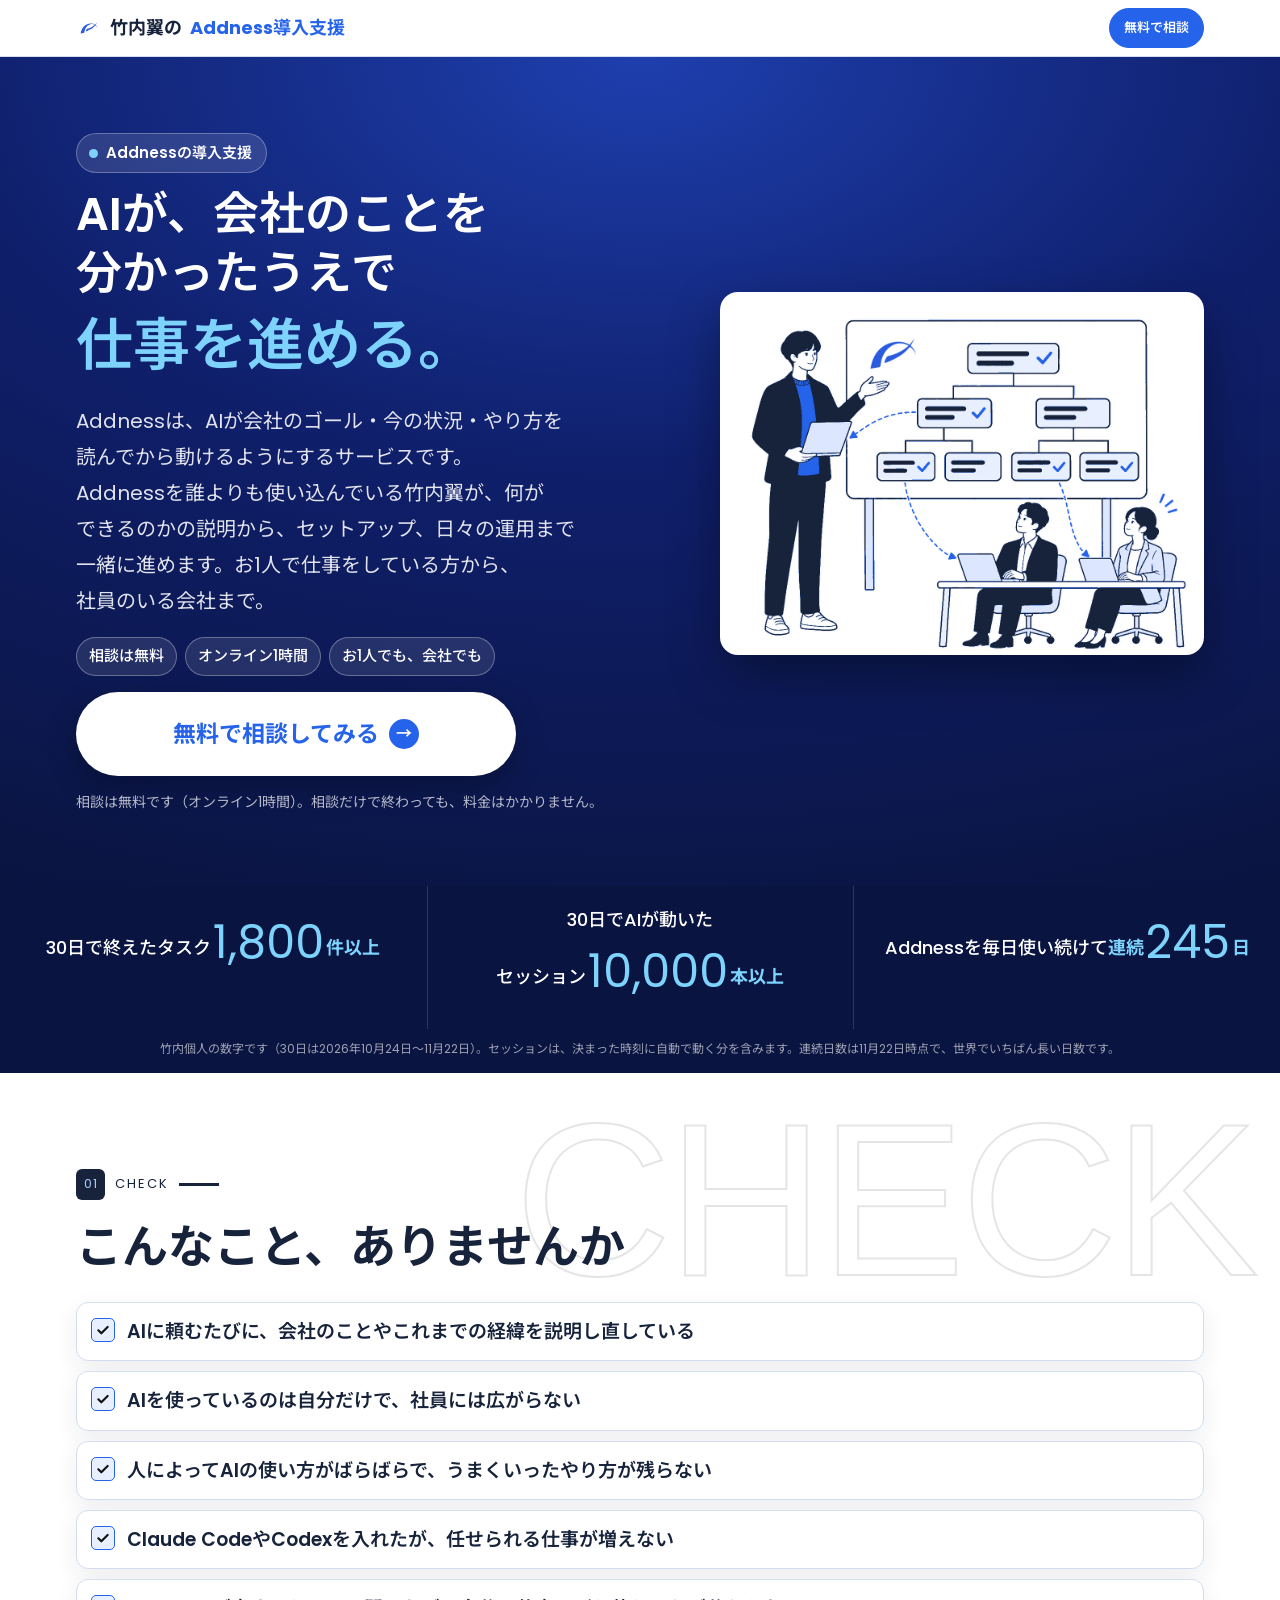
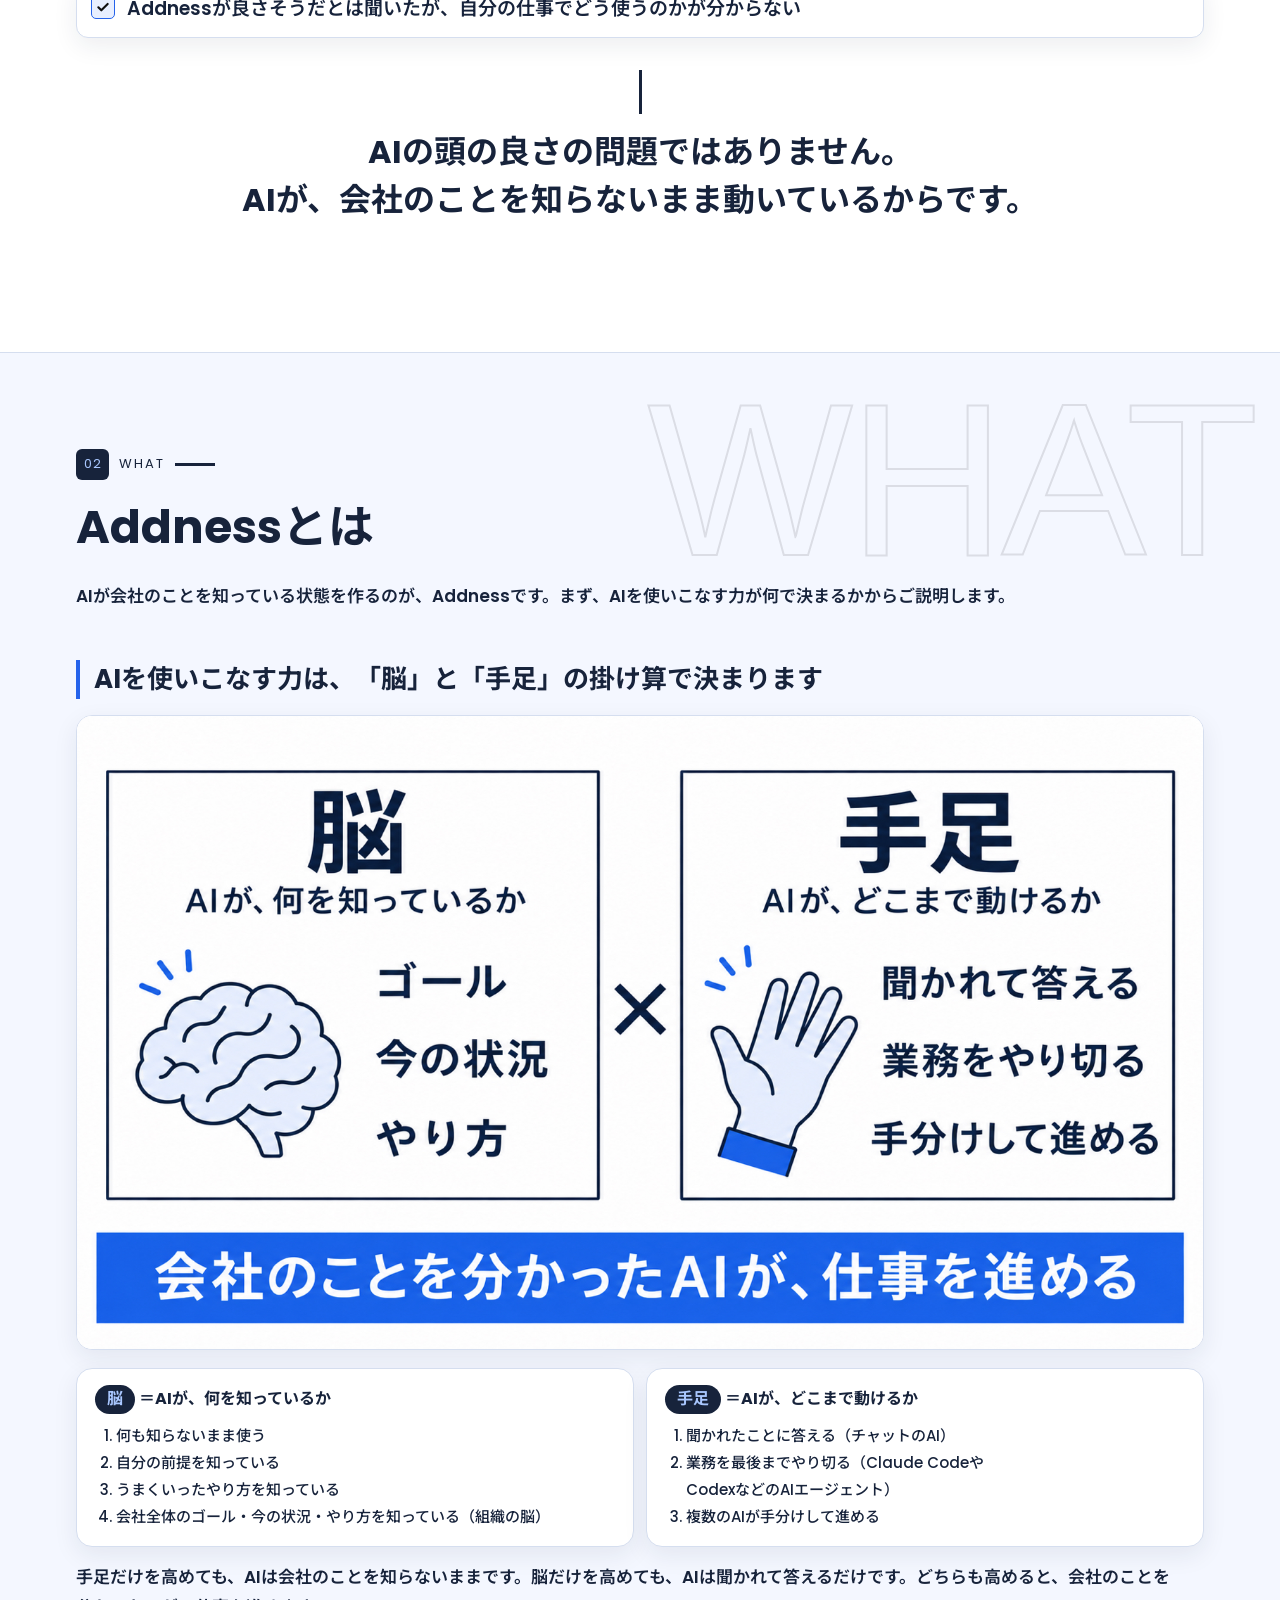
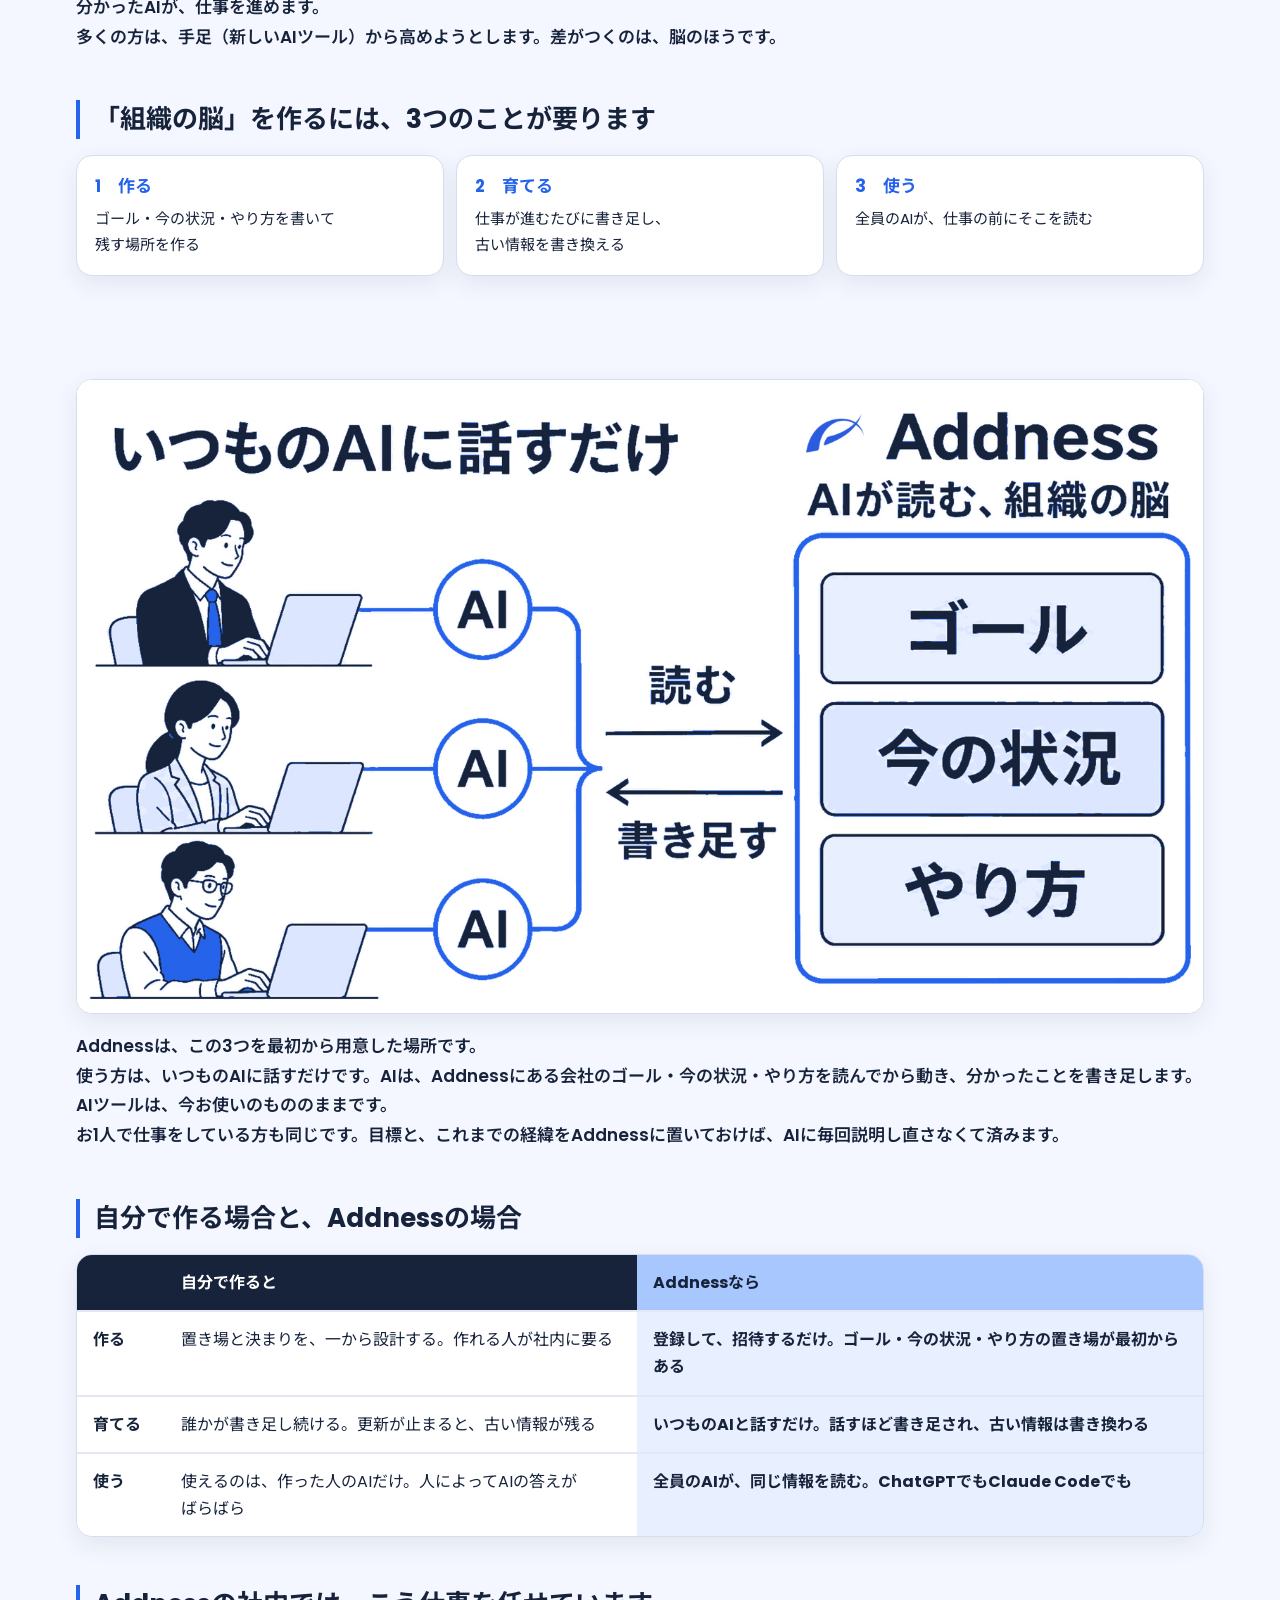
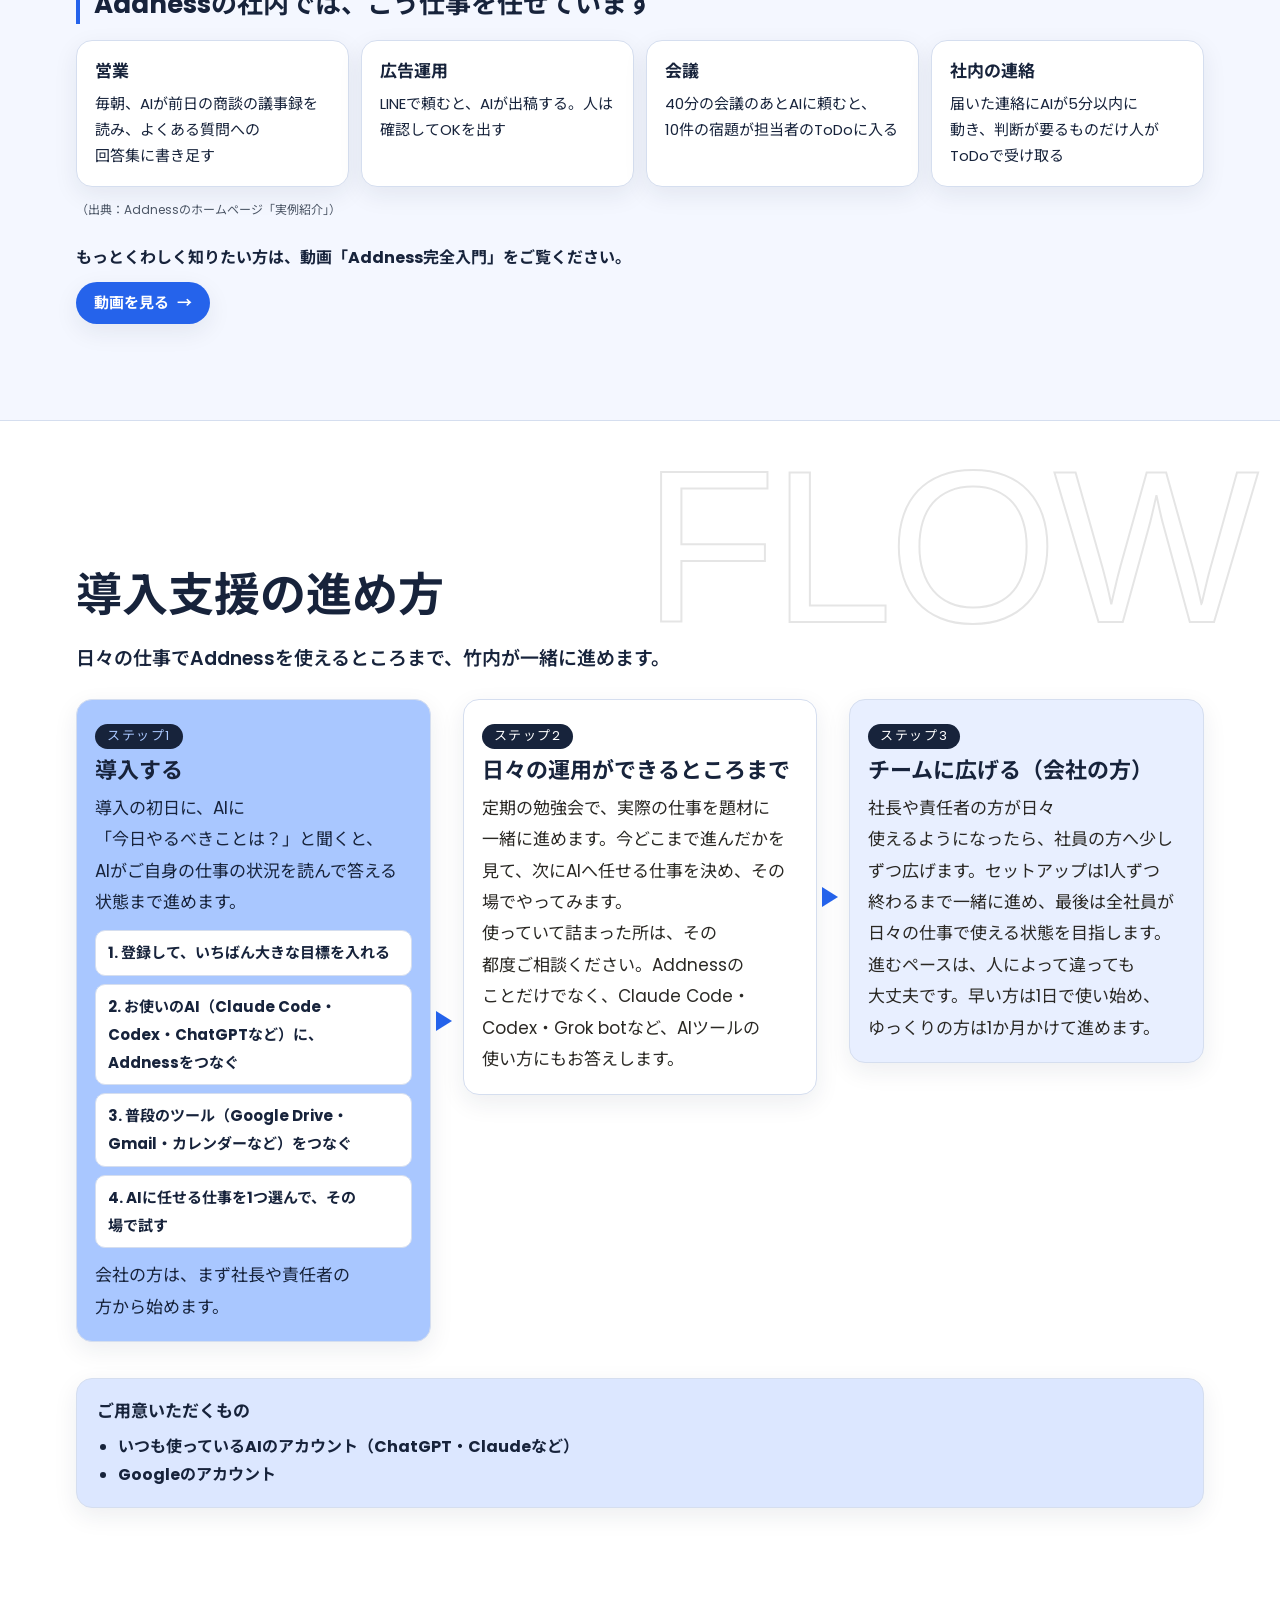
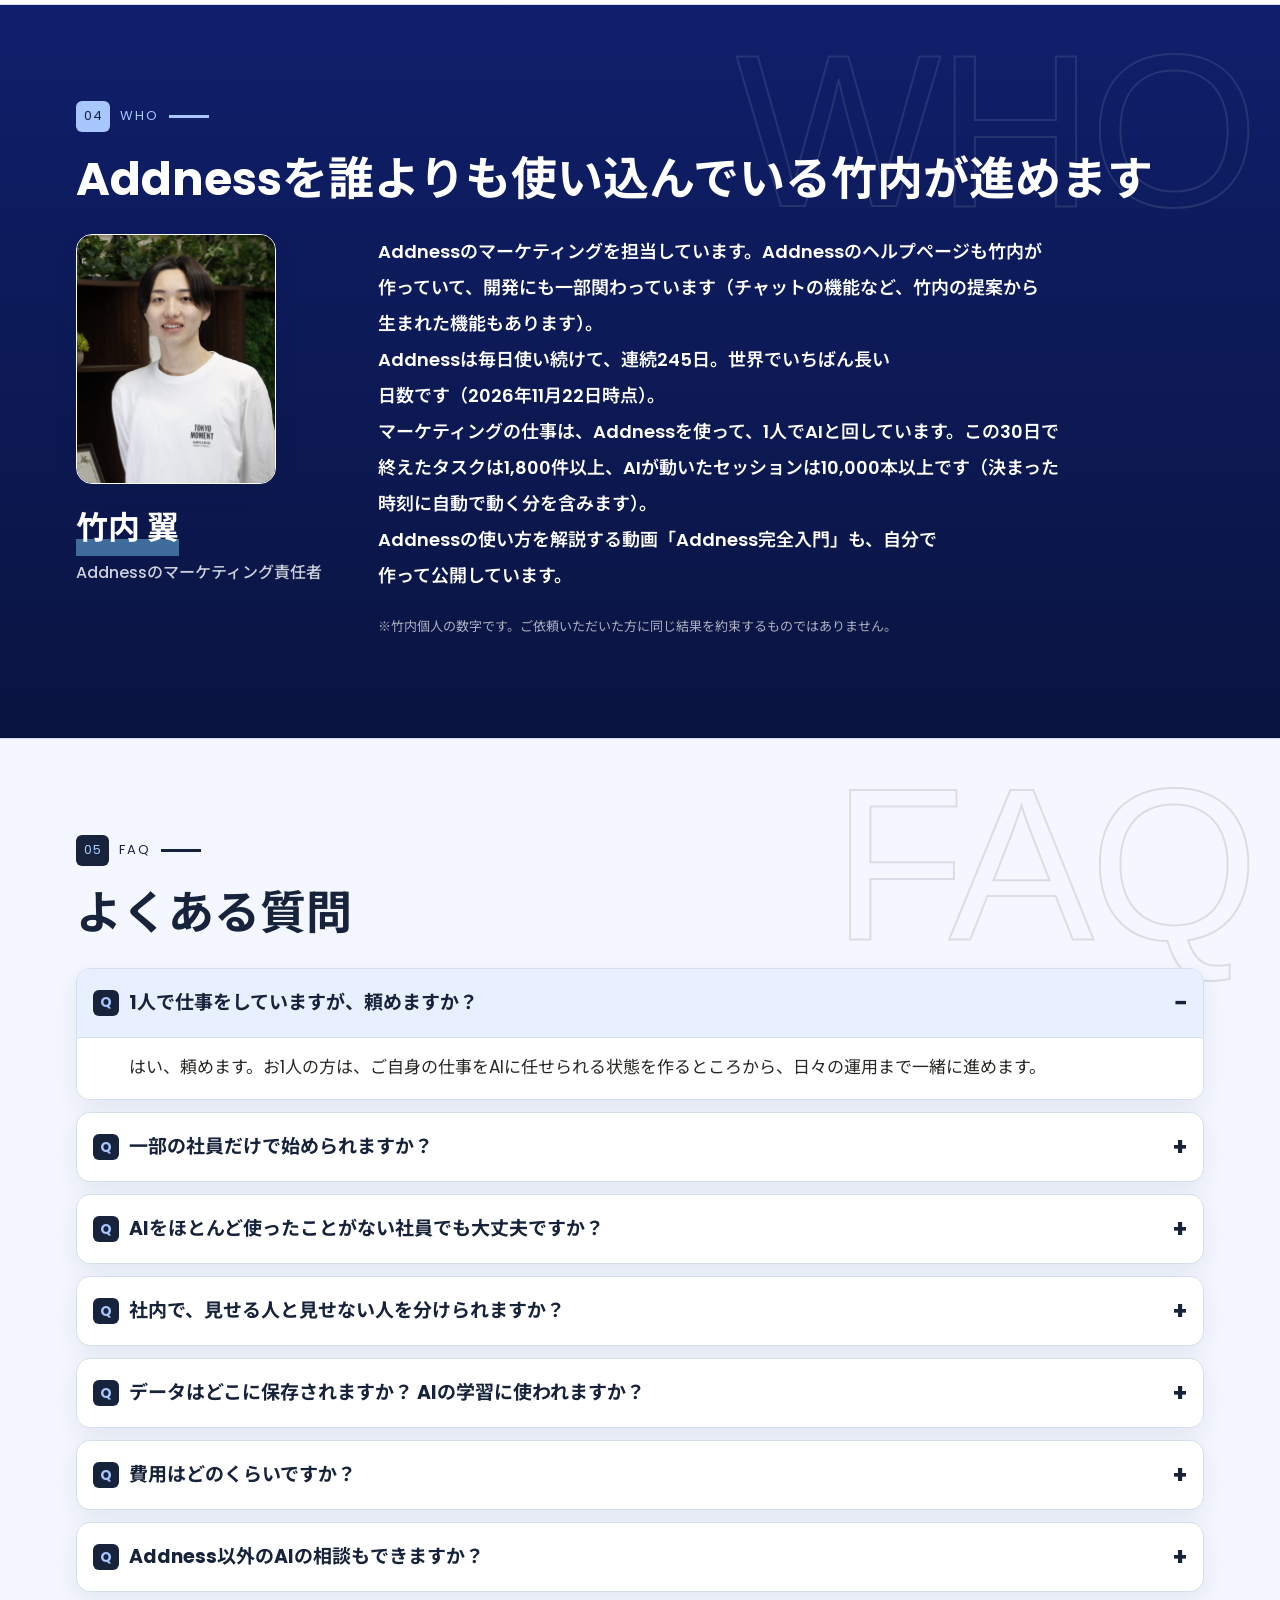
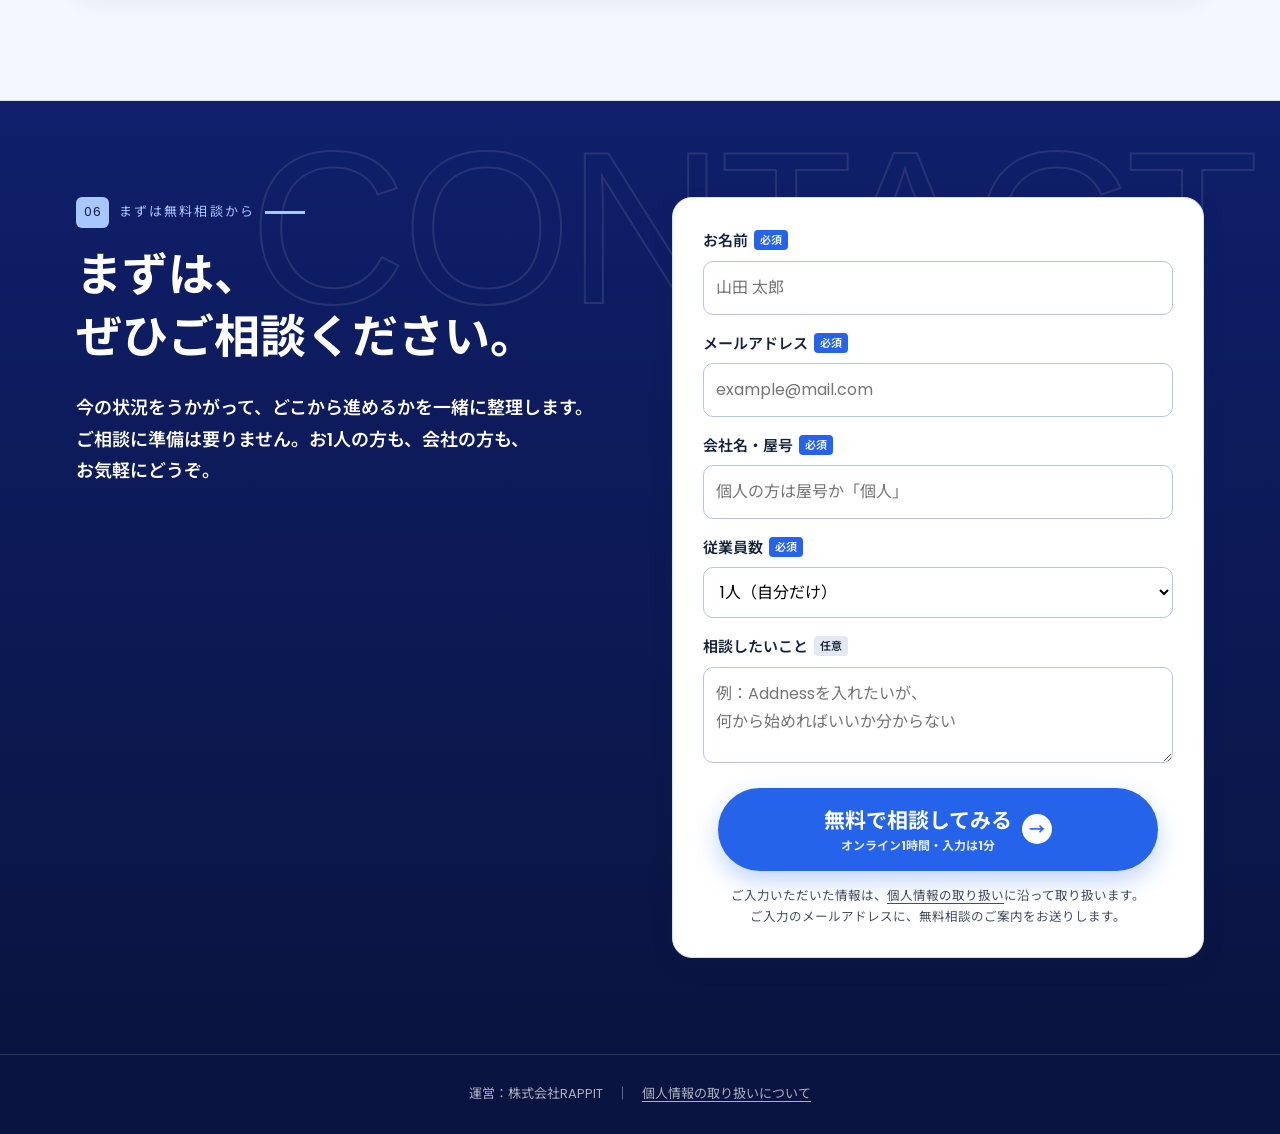
<file: addness/about/index.html>
<!doctype html>
<html lang="ja">
<head>
<meta charset="utf-8">
<meta name="viewport" content="width=device-width, initial-scale=1">
<meta name="robots" content="noindex">
<title>Addnessの導入支援｜無料相談</title>
<meta name="description" content="Addnessは、AIが会社のゴール・今の状況・やり方を読んでから動けるようにするサービスです。何ができるのかの説明から、セットアップ、日々の運用まで竹内翼が一緒に進めます。">
<link rel="icon" href="/favicon.png">
<link rel="apple-touch-icon" href="/apple-touch-icon.png">
<meta property="og:type" content="website">
<meta property="og:title" content="Addnessの導入支援｜無料相談">
<meta property="og:description" content="Addnessは、AIが会社のゴール・今の状況・やり方を読んでから動けるようにするサービスです。何ができるのかの説明から、セットアップ、日々の運用まで竹内翼が一緒に進めます。">
<meta property="og:url" content="https://rappit.co.jp/addness/about/">
<meta property="og:image" content="https://rappit.co.jp/addness/img/hero.jpg">
<meta name="twitter:card" content="summary_large_image">
<link rel="stylesheet" href="https://fonts.googleapis.com/css2?family=Poppins:wght@500;600;700&family=Noto+Sans+JP:wght@400;500;700&display=swap">
<style>
:root{
  --paper:#FFFFFF; --ink:#17233B; --green:#A9C7FF; --green-soft:#E8EFFF; --yellow:#DCE7FF; --blue:#2563EB; --navy:#0A1440; --line:#D5DEEF; --sh:0 8px 24px rgba(23,35,59,.08);
  --gray:#E3E8F2; --muted:#4B5565; --white:#FFFFFF;
}
:root:not([data-theme="light"]){color-scheme:light}
*{box-sizing:border-box}
html,body{margin:0}
body{background:var(--paper);color:var(--ink);font-family:"Hiragino Sans","Hiragino Kaku Gothic ProN","Noto Sans JP",system-ui,sans-serif;line-height:1.75;font-size:16px;-webkit-font-smoothing:antialiased}
img{max-width:100%;height:auto;display:block}
a{color:inherit}
.wrap{max-width:1160px;margin:0 auto;padding:0 16px}
.mark{background:linear-gradient(transparent 58%,var(--yellow) 58%)}
.draft{border:3px dashed #C9A100;background:#FFF8D6;color:#5A4700;padding:12px 14px;border-radius:12px;font-size:14px;line-height:1.6}
.draft b{display:block;font-size:12px;letter-spacing:.08em}

/* header */
.hd{position:sticky;top:0;z-index:20;background:var(--ink);color:#fff}
.hd .wrap{display:flex;align-items:center;justify-content:space-between;height:56px}
.logo{font-weight:700;letter-spacing:.04em;font-size:16px}
.logo span{color:var(--green)}
.hd .btn-s{background:var(--green);color:var(--ink);font-weight:600;font-size:13px;padding:8px 14px;border-radius:999px;text-decoration:none;border:1px solid var(--blue)}

/* tags marquee */
.tags{background:var(--green);border-bottom:1px solid var(--line);overflow:hidden;white-space:nowrap}
.tags .row{display:inline-block;padding:8px 0;animation:mq 40s linear infinite;font-weight:600;font-size:14px}
.tags .row span{margin:0 14px}
@keyframes mq{from{transform:translateX(0)}to{transform:translateX(-50%)}}
@media (prefers-reduced-motion:reduce){.tags .row{animation:none}}

/* button */
.btn{display:flex;align-items:center;justify-content:center;gap:10px;background:var(--green);color:var(--ink);font-weight:700;font-size:19px;text-decoration:none;border:1px solid var(--line);border-radius:999px;padding:16px 26px;box-shadow:var(--sh);transition:transform .1s,box-shadow .1s;width:100%;max-width:440px;cursor:pointer;font-family:inherit}
.btn:active{transform:translateY(4px);box-shadow:var(--sh)}
.btn small{display:block;font-size:12px;font-weight:700}
.btn .arw{width:30px;height:30px;border-radius:50%;background:var(--ink);color:var(--green);display:grid;place-items:center;font-size:16px;flex:none}

/* hero */
.hero{position:relative;border-bottom:1px solid var(--line);background:var(--paper)}
.hero picture img{width:100%;height:auto}
.hero-copy{padding:24px 16px 28px}
.micro{margin:14px 0 0;font-size:13px;font-weight:700;color:var(--muted)}
.hero-card{margin:0 16px 36px;border:1px solid var(--line);border-radius:20px;background:#fff;padding:20px 20px 18px;box-shadow:var(--sh)}
.hc-t{margin:0 0 12px;font-weight:700;font-size:18px}
.hc-t::before{content:"";display:inline-block;width:12px;height:12px;border-radius:50%;background:var(--green);border:1px solid var(--line);margin-right:8px}
.hero-card ul{list-style:none;margin:0;padding:0}
.hero-card li{position:relative;padding:10px 0 10px 34px;border-top:2px solid var(--gray);font-weight:600;font-size:16px;line-height:1.55}
.hero-card li::before{content:"✓";position:absolute;left:0;top:10px;width:24px;height:24px;border-radius:50%;background:var(--green);border:1px solid var(--line);display:grid;place-items:center;font-size:13px;font-weight:700}
.hc-n{margin:12px 0 0;font-size:13px;font-weight:700;color:var(--muted)}
@media (min-width:1024px){.hero-card{margin:0;padding:28px}.hc-t{font-size:22px}.hero-card li{font-size:18px}}
.mid-cta{margin-top:36px;border:1px solid var(--line);border-radius:20px;background:var(--yellow);color:var(--ink);padding:22px 20px;display:grid;gap:16px;justify-items:center;text-align:center}
.mid-cta p{margin:0;font-weight:700;font-size:19px;line-height:1.55}
.mid-cta>div>small{display:block;margin-top:4px;font-weight:700;font-size:13px}
@media (min-width:1024px){.mid-cta{grid-template-columns:1fr auto;text-align:left;justify-items:start;align-items:center;padding:26px 32px}.mid-cta p{font-size:22px}.mid-cta .btn{width:400px}}
.eyebrow{display:inline-block;background:var(--ink);color:#fff;font-weight:600;font-size:13px;padding:6px 12px;border-radius:6px;margin-bottom:12px}
.hero h1{font-size:34px;line-height:1.35;margin:0 0 14px;font-weight:700;letter-spacing:.01em}
.hero h1 em{font-style:normal;color:var(--ink);background:var(--green);padding:0 6px;border-radius:6px;box-decoration-break:clone;-webkit-box-decoration-break:clone}
.hero .lead{font-size:16px;font-weight:600;margin:0 0 18px}
.badges{display:flex;flex-wrap:wrap;gap:8px;margin:0 0 22px;padding:0;list-style:none}
.badges li{border:1px solid var(--line);background:#fff;border-radius:999px;padding:5px 12px;font-weight:600;font-size:14px}

@media (min-width:1024px){
  .hero{display:block}
  .hero-copy{position:absolute;left:0;top:0;bottom:0;width:50%;display:flex;flex-direction:column;justify-content:center;padding:0 0 0 max(40px,calc((100vw - 1160px)/2))}
  .hero h1{font-size:52px}
  .hero .lead{font-size:19px;max-width:520px}
}

/* hero photo */
.hero-grid{display:grid;gap:0}
.photo{margin:16px 16px 0;aspect-ratio:4/3;border:1px dashed var(--line);border-radius:20px;background:var(--gray);aspect-ratio:1/1;max-height:420px;display:grid;place-items:center;text-align:center;padding:16px;font-weight:600;color:var(--muted);font-size:15px;line-height:1.6}
.photo.pic{display:block;width:calc(100% - 32px);height:auto;aspect-ratio:4/3;max-height:280px;object-fit:cover;object-position:center 28%;border-style:solid;padding:0;background:none}
@media (min-width:1024px){.photo.pic{width:100%;aspect-ratio:4/5;max-height:none}}
.photo b{display:block;color:var(--ink);font-size:18px;margin-bottom:6px}
@media (min-width:1024px){
  .hero-grid{grid-template-columns:1fr 1fr;align-items:center;max-width:1160px;margin:0 auto;padding:56px 16px;gap:48px}
  .hero-grid .photo{margin:0;max-height:none}
  .hero-grid .photo{order:2}
  .hero-grid .hero h1,.hero-grid h1{font-size:44px}
  .hero-grid .hero-copy{position:static;width:auto;padding:0}
  .hero-grid.solo{grid-template-columns:1fr}
  .hero-grid.solo h1{font-size:56px}
}

br.sp{display:inline}
@media (min-width:1024px){br.sp{display:none}}

/* point */
.cause{border:1px solid var(--line);border-radius:16px;background:#fff;padding:20px 22px;font-size:17px;font-weight:700;line-height:1.8;margin-bottom:40px;box-shadow:var(--sh)}
.point{background:var(--paper)}
.fail{display:grid;gap:14px;margin-bottom:36px}
@media (min-width:1024px){.fail{grid-template-columns:1fr 1fr}}
.fail div{border:1px solid var(--line);border-radius:16px;background:#fff;padding:18px 20px}
.fail .x{display:inline-block;background:var(--ink);color:#fff;font-weight:700;font-size:12px;letter-spacing:.1em;padding:2px 10px;border-radius:6px;margin-bottom:6px}
.fail h3{margin:0 0 6px;font-size:19px;line-height:1.45}
.fail p{margin:0;font-size:15px;color:var(--muted)}
.chain{list-style:none;margin:0;padding:0;display:grid;gap:0}
@media (min-width:1024px){.chain{grid-template-columns:repeat(3,1fr);gap:16px}}
.chain li{border:1px solid var(--line);border-radius:16px;background:var(--green-soft);padding:18px 20px;position:relative;margin-bottom:28px}
.chain li:last-child{background:var(--green)}
.chain li:not(:last-child)::after{content:"";position:absolute;left:50%;bottom:-24px;transform:translateX(-50%);border:10px solid transparent;border-top:14px solid var(--ink)}
@media (min-width:1024px){.chain li{margin:0}.chain li:not(:last-child)::after{left:auto;right:-22px;top:50%;bottom:auto;transform:translateY(-50%);border:10px solid transparent;border-left:14px solid var(--ink)}}
.chain h3{margin:0 0 6px;font-size:18px;line-height:1.45}
.chain p{margin:0;font-size:15px}
.point .lead2{margin:28px 0 0;font-size:19px;font-weight:700;text-align:center;line-height:1.6}
@media (min-width:1024px){.point .lead2{font-size:24px}}

/* sections */
section{border-bottom:1px solid var(--line);padding:64px 0}
.sec-label{display:inline-block;font-weight:700;font-size:13px;letter-spacing:.14em;border:2px solid currentColor;border-radius:999px;padding:3px 12px;margin-bottom:12px}
h2{font-size:28px;line-height:1.4;margin:0 0 24px;font-weight:700}
@media (min-width:1024px){h2{font-size:38px} section{padding:96px 0}}

/* worries */
.worry{background:#fff}
.worry-grid{display:grid;gap:28px;align-items:center}
@media (min-width:1024px){.worry-grid{grid-template-columns:1fr 420px}}
.checks{list-style:none;margin:0;padding:0;display:grid;gap:10px}
.checks li{display:flex;gap:12px;align-items:flex-start;border:2.5px solid var(--ink);background:var(--paper);border-radius:12px;padding:12px 14px;font-weight:700;font-size:16px}
.checks li::before{content:"";flex:none;width:22px;height:22px;margin-top:3px;border:2.5px solid var(--ink);border-radius:5px;background:var(--green) url("data:image/svg+xml,%3Csvg xmlns='http://www.w3.org/2000/svg' viewBox='0 0 24 24'%3E%3Cpath d='M5 12.5l4.5 4.5L19 7.5' fill='none' stroke='%23111' stroke-width='3.2' stroke-linecap='round' stroke-linejoin='round'/%3E%3C/svg%3E") center/16px no-repeat}
.worry-img{border:1px solid var(--line);border-radius:18px;overflow:hidden;background:var(--paper)}
.bridge{margin-top:32px;text-align:center;font-size:21px;font-weight:700;line-height:1.5}
@media (min-width:1024px){.bridge{font-size:28px}}

/* about */
.about{background:var(--ink);color:#fff}
.about .sec-label{color:var(--green)}
.about-grid{display:grid;gap:28px}
@media (min-width:1024px){.about-grid{grid-template-columns:1fr 1fr;gap:56px;align-items:start}}
.about p.intro{font-size:17px;font-weight:600;margin:0 0 22px}
.big-num{border:1px solid var(--blue);border-radius:18px;padding:22px;text-align:center;background:#1B1B1B}
.big-num .k{font-weight:600;font-size:15px;color:#cfcfcf}
.big-num .v{font-size:56px;font-weight:700;color:var(--green);line-height:1.1;margin:6px 0}
.big-num .v small{font-size:22px;color:#fff;margin-left:4px}
.big-num .s{font-weight:600;font-size:16px}
.big-num .n{font-size:12px;color:#aaa;margin-top:8px}
.tl{list-style:none;margin:0;padding:0;border-left:3px solid var(--blue);margin-left:8px}
.tl li{position:relative;padding:0 0 18px 22px}
.tl li::before{content:"";position:absolute;left:-10px;top:6px;width:16px;height:16px;border-radius:50%;background:var(--ink);border:1px solid var(--blue)}
.tl .lbl{font-weight:700;color:var(--green);font-size:15px;display:block}
.tl .txt{font-weight:700;font-size:16px}
.shot{margin-top:24px;border:3px dashed #777;border-radius:14px;padding:28px 16px;text-align:center;color:#bbb;font-size:14px}
.prof{display:flex;align-items:center;gap:18px;margin:0 0 28px}
.prof-pic{width:120px;height:150px;object-fit:cover;object-position:center 25%;border:1px solid var(--blue);border-radius:16px;flex:none}
.prof-name{margin:0;font-size:24px;font-weight:700}
.prof-role{margin:4px 0 0;font-size:14px;font-weight:700;color:#cfcfcf;line-height:1.6}
@media (min-width:1024px){.prof-pic{width:200px;height:250px}.prof-name{font-size:32px}.prof-role{font-size:16px}}
.links{display:flex;gap:10px;flex-wrap:wrap;margin-top:18px}
.links a{border:2px solid #fff;border-radius:999px;padding:6px 14px;font-weight:600;font-size:14px;text-decoration:none}

/* numbers */
.nums{display:grid;grid-template-columns:1fr 1fr;gap:12px;margin-bottom:10px}
.nums > div{border:1px solid var(--blue);border-radius:16px;background:#1B1B1B;padding:16px 12px;text-align:center}
.nums .v{font-size:34px;font-weight:700;color:var(--green);line-height:1.15}
.nums .v small{font-size:15px;color:#fff;margin-left:2px}
.nums .k{font-size:13px;font-weight:600;color:#ddd;margin-top:4px;line-height:1.5}
@media (min-width:1024px){.nums .v{font-size:44px}}
.nums-note{font-size:12px;color:#aaa;margin:0 0 4px}

/* output */
.output{background:#fff}
.out-lead{font-size:16px;font-weight:600;margin:-8px 0 24px}
.out-grid{display:grid;gap:16px}
@media (min-width:640px){.out-grid{grid-template-columns:1fr 1fr}}
@media (min-width:1024px){.out-grid{grid-template-columns:repeat(3,1fr)}}
.out{border:1px solid var(--line);border-radius:16px;overflow:hidden;background:var(--paper)}
.out .ph{aspect-ratio:16/10;border-bottom:1px solid var(--line);background:var(--gray);display:grid;place-items:center;color:var(--muted);font-weight:600;font-size:13px}
.out .b{padding:14px 16px}
.out .no{font-weight:700;font-size:12px;letter-spacing:.12em}
.out h3{margin:2px 0 4px;font-size:17px;line-height:1.45}
.out p{margin:0;font-size:14px;color:var(--muted)}
.out .shot{display:block;width:100%;height:auto;aspect-ratio:16/10;object-fit:cover;object-position:center;border-bottom:1px solid var(--line)}
.out .shot.top{object-position:center 12%}

/* both */
.both{background:var(--paper)}
.both-lead{font-size:16px;font-weight:600;margin:-4px 0 24px;max-width:760px}
.both-grid{display:grid;gap:8px;align-items:stretch}
.bx{border:1px solid var(--line);border-radius:16px;background:#fff;padding:18px 20px}
.bx.hi{background:var(--green);}
.bx .tag{display:inline-block;background:var(--ink);color:#fff;font-weight:700;font-size:12px;border-radius:999px;padding:3px 12px}
.bx h3{margin:8px 0 6px;font-size:19px;line-height:1.45}
.bx p{margin:0;font-size:15px}
.both .op{display:block;text-align:center;font-size:28px;font-weight:700;line-height:1}
@media (min-width:1024px){.both-grid.three{grid-template-columns:repeat(3,1fr);gap:16px;align-items:stretch}}
@media (min-width:1024px){.both-grid{grid-template-columns:1fr auto 1fr auto 1fr;align-items:center}.both-grid .bx{height:100%}.both .op{font-size:36px}}

/* tools */
.tools{background:var(--green-soft)}
.chips{display:flex;flex-wrap:wrap;gap:10px;list-style:none;margin:0 0 16px;padding:0}
.chips li{border:1px solid var(--line);background:#fff;border-radius:999px;padding:8px 16px;font-weight:700;font-size:16px}
.chips li.more{background:var(--ink);color:#fff}
.tools .t-lead{font-size:17px;font-weight:700;margin:-8px 0 20px}
.tools .t-note{font-size:12px;color:var(--muted);margin:0}

/* promises */
.promise{background:var(--green-soft)}
.pm-list{display:grid;gap:22px}
@media (min-width:1024px){.pm-list{grid-template-columns:1fr 1fr;gap:28px}}
.pm{background:#fff;border:1px solid var(--line);border-radius:20px;overflow:hidden;box-shadow:var(--sh);display:flex;flex-direction:column}
.pm .img{background:var(--paper);border-bottom:1px solid var(--line)}
.pm .img img{aspect-ratio:4/3;height:auto;object-fit:cover;object-position:center 30%;width:100%}
.pm .body{padding:20px 20px 24px}
.pm .no{font-weight:700;font-size:13px;letter-spacing:.14em;background:var(--ink);color:var(--green);display:inline-block;padding:3px 10px;border-radius:6px;margin-bottom:8px}
.pm h3{font-size:22px;line-height:1.45;margin:0 0 10px;font-weight:700}
.pm .so{display:flex;gap:8px;align-items:flex-start;background:var(--yellow);border:1px solid var(--line);border-radius:10px;padding:8px 12px;font-weight:600;font-size:15px;margin:0 0 12px}
.pm .so b{flex:none}
.pm p{margin:0;font-size:15px;color:#2A2824}

/* take-away */
.take{background:var(--paper)}
.take-list{display:grid;gap:14px;counter-reset:t}
@media (min-width:1024px){.take-list{grid-template-columns:repeat(3,1fr)}}
.take-list div{border:1px solid var(--line);border-radius:16px;background:#fff;padding:20px;position:relative}
.take-list div::before{counter-increment:t;content:counter(t);position:absolute;top:-16px;left:16px;width:34px;height:34px;border-radius:50%;background:var(--green);border:1px solid var(--line);display:grid;place-items:center;font-weight:700}
.take-list h3{margin:6px 0 6px;font-size:19px}
.take-list p{margin:0;font-size:15px;color:var(--muted)}

/* flow */
.flow{background:#fff}
.steps{list-style:none;margin:0;padding:0;display:grid;gap:0}
@media (min-width:1024px){.steps{grid-template-columns:repeat(3,1fr);gap:28px 32px}}
.steps li{border:1px solid var(--line);border-radius:16px;padding:18px;background:var(--paper);position:relative;margin-bottom:28px}
.steps li:not(:last-child)::after{content:"";position:absolute;left:50%;bottom:-24px;transform:translateX(-50%);border:10px solid transparent;border-top:14px solid var(--ink)}
@media (min-width:1024px){.steps li:nth-child(3)::after{display:none}.steps li{margin:0}.steps li:not(:last-child)::after{left:auto;right:-22px;top:50%;bottom:auto;transform:translateY(-50%);border:10px solid transparent;border-left:14px solid var(--ink)}}
.steps .st{font-weight:700;font-size:13px;letter-spacing:.12em}
.steps h3{margin:4px 0 6px;font-size:18px;line-height:1.45}
.steps p{margin:0;font-size:14px;color:var(--muted)}
.steps li.last{background:var(--green-soft)}
.assure{margin-top:28px;display:grid;gap:10px}
@media (min-width:1024px){.assure{grid-template-columns:1fr 1fr}}
.assure div{border:1px solid var(--line);border-radius:14px;padding:14px 16px;font-weight:600;background:var(--yellow);font-size:16px}

/* price */
.price{background:#FFF6C9}
.price-grid{display:grid;gap:16px}
@media (min-width:1024px){.price-grid{grid-template-columns:1fr 1fr}}
.pc{border:1px solid var(--line);border-radius:18px;background:#fff;padding:22px}
.pc .t{font-weight:700;font-size:17px}
.pc .v{font-size:40px;font-weight:700;line-height:1.2;margin:8px 0}
.pc .v small{font-size:16px}
.pc p{margin:0;font-size:14px;color:var(--muted)}
.pc .v.vt{font-size:24px;line-height:1.6;margin:12px 0}

.flow-lead{margin:-8px 0 24px;font-weight:600}

/* faq */
.faq{background:var(--paper)}
.qa{border:1px solid var(--line);border-radius:14px;background:#fff;margin-bottom:12px;overflow:hidden}
.qa summary{list-style:none;cursor:pointer;padding:16px 48px 16px 16px;font-weight:700;font-size:16px;position:relative}
.qa summary::-webkit-details-marker{display:none}
.qa summary::before{content:"Q";display:inline-grid;place-items:center;width:26px;height:26px;border-radius:6px;background:var(--ink);color:var(--green);margin-right:10px;font-size:14px}
.qa summary::after{content:"+";position:absolute;right:16px;top:50%;transform:translateY(-50%);font-size:24px}
.qa[open] summary::after{content:"−"}
.qa .a{padding:0 16px 16px 52px;font-size:15px;color:#2A2824}

/* form */
.cta{background:var(--ink);color:#fff;border-bottom:none}
.cta .sec-label{color:var(--green)}
.form{background:#fff;color:var(--ink);border:1px solid var(--blue);border-radius:20px;padding:22px;max-width:640px;margin:0 auto}
.form label{display:block;font-weight:600;font-size:15px;margin:0 0 6px}
.form .req{background:var(--ink);color:#fff;font-size:11px;padding:2px 6px;border-radius:4px;margin-left:6px;vertical-align:2px}
.form .opt{background:var(--gray);font-size:11px;padding:2px 6px;border-radius:4px;margin-left:6px;vertical-align:2px}
.form .f{margin-bottom:16px}
.form input,.form select,.form textarea{width:100%;font:inherit;font-size:16px;border:2.5px solid var(--ink);border-radius:10px;padding:12px;background:var(--paper)}
.form textarea{min-height:96px}
.form .note{font-size:13px;color:var(--muted);margin:10px 0 0;text-align:center}
.cta h2{text-align:center}
.assure{list-style:none;margin:0 auto 22px;padding:0;display:flex;flex-wrap:wrap;gap:8px;justify-content:center;max-width:640px}
.assure li{border:1px solid var(--blue);color:var(--green);border-radius:999px;padding:5px 14px;font-weight:600;font-size:14px}
.cta .sub{text-align:center;margin:-8px 0 14px;font-weight:600}

/* footer */
footer{background:var(--ink);color:#aaa;font-size:13px;padding:28px 0 110px;border-top:1px solid #333;text-align:center}
@media (min-width:1024px){footer{padding-bottom:28px}}

/* fixed cta (sp) */
.fixed{position:fixed;left:0;right:0;bottom:0;z-index:30;padding:10px 16px calc(10px + env(safe-area-inset-bottom));background:linear-gradient(transparent,rgba(247,245,239,.95) 30%)}
.fixed{transform:translateY(130%);transition:transform .25s}
.fixed.on{transform:none}
@media (prefers-reduced-motion:reduce){.fixed{transition:none}}
.fixed .btn{margin:0 auto;font-size:17px;padding:13px 20px}
@media (min-width:1024px){.fixed{display:none}}

/* review panel */
.review{background:#FFF8D6;border-bottom:1px solid var(--line);padding:14px 0;font-size:14px}
.review b{font-size:15px}

/* ===== 10版目：見た目の作り込み ===== */
body{font-family:"Poppins","Noto Sans JP","Hiragino Sans","Hiragino Kaku Gothic ProN","Noto Sans JP",system-ui,sans-serif}
.sec-label,.nums .v,.pc .v,.steps .st,.out .no,.pm .no,.proof b span,.prof-en,.bn{font-family:"Poppins","Noto Sans JP","Hiragino Sans",sans-serif}

/* 欄：うしろの大きい英字・番号つきの見出し札 */
section{position:relative;overflow:hidden;overflow:clip}
section>.wrap{position:relative;z-index:1}
section[data-en]::before{content:attr(data-en);position:absolute;right:-.03em;top:.08em;font:400 clamp(64px,17vw,220px)/1 "Archivo Black",sans-serif;letter-spacing:-.02em;color:transparent;-webkit-text-stroke:2px rgba(17,17,17,.07);white-space:nowrap;pointer-events:none;user-select:none}
.about[data-en]::before,.cta[data-en]::before{-webkit-text-stroke-color:rgba(255,255,255,.09)}
.sec-label{display:inline-flex;align-items:center;gap:10px;border:none;padding:0;font-size:13px;letter-spacing:.16em;margin-bottom:16px;font-weight:400}
.sec-label i{font-style:normal;background:var(--ink);color:var(--green);border-radius:6px;padding:4px 8px;letter-spacing:.04em}
.sec-label::after{content:"";width:40px;height:3px;background:currentColor}
.about .sec-label i,.cta .sec-label i{background:var(--green);color:var(--ink)}
h2{letter-spacing:.01em}
.hero,.point,.both,.faq{background-color:var(--paper);background-image:radial-gradient(rgba(17,17,17,.12) 1.2px,transparent 1.4px);background-size:22px 22px}
.about,.cta{background-image:linear-gradient(rgba(255,255,255,.045) 1px,transparent 1px),linear-gradient(90deg,rgba(255,255,255,.045) 1px,transparent 1px);background-size:36px 36px}

/* ボタン */
.btn{position:relative;overflow:hidden}
.btn .arw{transition:transform .15s}
@media (hover:hover){.btn:hover{transform:translateY(-2px);box-shadow:var(--sh)}.btn:hover .arw{transform:translateX(4px)}}
.btn::after{content:"";position:absolute;top:0;bottom:0;left:-40%;width:28%;background:linear-gradient(100deg,transparent,rgba(255,255,255,.6),transparent);transform:skewX(-20deg);animation:shine 5s ease-in-out infinite;pointer-events:none}
@keyframes shine{0%,72%{left:-40%}100%{left:130%}}

/* 表紙 */
.hero{overflow:hidden}
.hero-grid{position:relative;z-index:1}
.hero::before{content:"";position:absolute;width:380px;height:380px;border-radius:50%;background:var(--green);border:1px solid var(--line);right:-150px;bottom:40px}
.hero::after{content:"";position:absolute;width:120px;height:120px;border-radius:50%;border:1px solid var(--line);background:var(--yellow);left:-46px;bottom:150px}
.eyebrow{border-radius:999px;padding:6px 14px 6px 12px;display:inline-flex;align-items:center;gap:8px}
.eyebrow::before{content:"";width:9px;height:9px;border-radius:50%;background:var(--green);animation:pulse 1.8s ease-in-out infinite}
@keyframes pulse{50%{opacity:.25}}
.hero h1{font-size:38px;line-height:1.32;letter-spacing:0}
.hero h1 em{display:inline-block;rotate:0deg;border:1px solid var(--line);border-radius:10px;padding:0 10px;box-shadow:var(--sh);margin:6px 0 8px}
.badges li{box-shadow:var(--sh)}
.hero-card{position:relative;border-radius:22px;box-shadow:var(--sh);margin-top:34px}
.hero-card::before{content:"";position:absolute;left:28px;top:-15px;width:104px;height:28px;rotate:0deg;background:var(--yellow);border:1px solid var(--line);border-radius:4px}
.stamp{position:absolute;right:-6px;top:-50px;width:94px;height:94px;rotate:0deg;filter:drop-shadow(3px 3px 0 var(--green))}
.stamp .spin{transform-origin:60px 60px;animation:spin 22s linear infinite}
@keyframes spin{to{transform:rotate(360deg)}}
.hc-t{margin-top:6px;padding-right:80px}
.hc-t::before{display:none}
@keyframes up{from{translate:0 18px}to{translate:none}}
.hero-copy>*{animation:up .7s cubic-bezier(.2,.7,.2,1) both}
.hero-copy>:nth-child(2){animation-delay:.08s}.hero-copy>:nth-child(3){animation-delay:.16s}.hero-copy>:nth-child(4){animation-delay:.24s}.hero-copy>:nth-child(5){animation-delay:.32s}.hero-copy>:nth-child(6){animation-delay:.4s}
.hero-card{animation:up .8s .35s cubic-bezier(.2,.7,.2,1) both}
@media (min-width:1024px){
  .hero-grid{grid-template-columns:1.12fr .88fr;padding:76px 16px 72px;gap:56px}
  .hero-grid h1{font-size:58px}
  .hero::before{width:640px;height:640px;right:-170px;top:50%;bottom:auto;translate:0 -50%}
  .hero::after{left:-50px;bottom:60px;width:150px;height:150px}
  .hero-card{rotate:1.5deg;margin-top:0}
  .stamp{width:124px;height:124px;right:-30px;top:-66px}
  .hc-t{padding-right:90px}
}
.proof{list-style:none;margin:0;padding:0;display:grid;background:var(--ink);color:#fff;position:relative;z-index:1}
.proof li{padding:12px 16px;font-weight:600;font-size:14px;text-align:center;border-top:1px solid #333;line-height:1.5}
.proof li:first-child{border-top:none}
.proof b{color:var(--green);font-weight:700}
.proof b span{font-size:24px;margin:0 2px;font-weight:400;vertical-align:-2px}
@media (min-width:768px){.proof{grid-template-columns:repeat(3,1fr)}.proof li{border-top:none;border-left:1px solid #333;padding:20px 16px;font-size:16px}.proof li:first-child{border-left:none}.proof b span{font-size:34px;vertical-align:-4px}}

/* 悩み */
.checks li{background:#fff;box-shadow:var(--sh)}
.checks li:nth-child(odd){rotate:-.5deg}.checks li:nth-child(even){rotate:.5deg}
.worry-img{box-shadow:var(--sh);rotate:1.5deg}
.bridge::before{content:"";display:block;width:3px;height:44px;background:var(--ink);margin:0 auto 14px}

/* 理由 */
.cause{position:relative;padding:30px 22px 22px;border-radius:20px;margin-top:10px}
.cause::before{content:"竹内の考え";position:absolute;left:18px;top:-17px;background:var(--yellow);border:1px solid var(--line);border-radius:999px;padding:2px 14px;font-size:13px;font-weight:700;line-height:1.6}
.chain{counter-reset:c;margin-top:30px}
.chain li{counter-increment:c;padding-top:30px;box-shadow:var(--sh)}
.chain li::before{content:counter(c);position:absolute;left:16px;top:-20px;width:40px;height:40px;border-radius:50%;background:var(--ink);color:var(--green);display:grid;place-items:center;font:400 18px/1 "Archivo Black",sans-serif}

/* 約束 */
.pm{transition:translate .2s,box-shadow .2s}
@media (hover:hover){.pm:hover{translate:-3px -3px;box-shadow:var(--sh)}}
.pm .no{font-weight:400;border-radius:999px;padding:4px 12px}
.pm .so{rotate:-.6deg}
.mid-cta{box-shadow:var(--sh)}

/* 竹内翼とは */
.prof-pic{border-color:#fff;box-shadow:var(--sh);rotate:0deg}
.prof-en{margin:0 0 2px;font-size:12px;letter-spacing:.18em;color:var(--green)}
.prof-name{display:inline-block;background:linear-gradient(transparent 68%,rgba(60,229,139,.45) 68%)}
.nums>div{text-align:left;padding:16px 14px 14px}
.nums .v{font-size:30px;font-weight:400;white-space:nowrap}
.nums .v small{font-family:"Poppins","Noto Sans JP","Hiragino Sans",sans-serif;font-weight:700;font-size:14px}
.nums>div:nth-child(2){background:var(--green)}
.nums>div:nth-child(2) .v,.nums>div:nth-child(2) .v small,.nums>div:nth-child(2) .k{color:var(--ink)}
@media (min-width:1024px){.nums .v{font-size:44px}.nums .v small{font-size:17px}.nums>div{padding:20px 18px 18px}}
.links a{transition:background .15s,color .15s}
@media (hover:hover){.links a:hover{background:var(--green);color:var(--ink);border-color:var(--green)}}

/* 強み */
.both-grid{gap:18px}
.bx{position:relative;overflow:hidden;padding:24px 22px 22px;box-shadow:var(--sh)}
.bx>*{position:relative}
.bx .bn{position:absolute;right:8px;top:-6px;font-size:104px;line-height:1;color:transparent;-webkit-text-stroke:2px rgba(17,17,17,.16)}
.bx h3{padding-right:44px}

/* 作ってきた物 */
.out{box-shadow:var(--sh);transition:translate .2s,box-shadow .2s}
.out::before{content:"";display:block;height:26px;border-bottom:1px solid var(--line);background:radial-gradient(circle at 16px 50%,#FF6B5E 5px,transparent 5.6px),radial-gradient(circle at 34px 50%,var(--yellow) 5px,transparent 5.6px),radial-gradient(circle at 52px 50%,var(--green) 5px,transparent 5.6px),#fff}
@media (hover:hover){.out:hover{translate:-3px -3px;box-shadow:var(--sh)}}
.out .no{font-weight:400;background:var(--ink);color:var(--green);border-radius:999px;padding:2px 10px;display:inline-block;margin-bottom:4px}
.out .ph{background:var(--green);color:var(--ink);font-size:18px;font-weight:700}

/* 道具 */
.chips li{box-shadow:var(--sh)}
.chips li:nth-child(3n+1){rotate:-1.2deg}.chips li:nth-child(3n){rotate:0deg}

/* 流れ */
.steps li{padding:20px 18px 18px;box-shadow:var(--sh)}
.steps li:first-child{background:var(--green)}
.steps li:first-child p{color:var(--ink)}
.steps .st{display:inline-block;background:var(--ink);color:#fff;border-radius:999px;padding:3px 12px;font-size:12px;font-weight:400;margin-bottom:4px}
.steps li:first-child .st{color:var(--green)}

/* 料金 */
.pc{box-shadow:var(--sh)}
.pc:first-child{background:var(--green)}
.pc:first-child p{color:var(--ink)}
.pc .v{font-size:64px;font-weight:400}
.pc .v small{font-family:"Poppins","Noto Sans JP","Hiragino Sans",sans-serif;font-weight:700;font-size:20px;margin-left:4px}
.pc .v.vt{font-family:"Poppins","Noto Sans JP","Hiragino Sans",sans-serif;font-weight:700;font-size:24px}

/* 質問 */
.qa{box-shadow:var(--sh)}
.qa[open] summary{background:var(--green-soft);border-bottom:1px solid var(--line)}
.qa .a{padding-top:14px}

/* 申し込み */
.cta-grid{display:grid;gap:26px}
.cta .sec-label{display:flex;justify-content:center}
.cta-me{display:flex;gap:14px;align-items:center;border:2px solid #3a3a3a;border-radius:16px;padding:12px 14px;background:#1B1B1B;max-width:640px;margin:0 auto}
.cta-me img{width:64px;height:64px;border-radius:50%;object-fit:cover;object-position:center 18%;border:1px solid var(--blue);flex:none}
.cta-me p{margin:0;font-weight:600;font-size:14px;line-height:1.65}
.form{box-shadow:var(--sh);border-color:var(--ink);max-width:640px}
.form input:focus,.form select:focus,.form textarea:focus{outline:3px solid var(--green);outline-offset:1px;background:#fff}
@media (min-width:1024px){
  .cta-grid{grid-template-columns:1fr 1fr;gap:64px;align-items:start}
  .cta .sec-label{display:inline-flex}
  .cta h2,.cta .sub{text-align:left}
  .cta h2{font-size:42px}
  .cta .assure{justify-content:flex-start;margin-left:0}
  .cta-me{margin:0}
  .form{margin:0;max-width:none;padding:30px}
}

/* 画面に入った時に出す */
.js .rv{opacity:0;translate:0 26px;transition:opacity .6s ease,translate .6s cubic-bezier(.2,.7,.2,1)}
.js .rv.in{opacity:1;translate:none}
@media (prefers-reduced-motion:reduce){
  *,*::before,*::after{animation:none!important}
  .js .rv{opacity:1;translate:none;transition:none}
}

/* 直し */
h2{letter-spacing:0;font-size:26px;text-wrap:balance}
@media (min-width:1024px){h2{font-size:38px}}
.bridge,.mid-cta p,.hero .lead{text-wrap:pretty}
.out .shot{margin:0;border:none;border-bottom:1px solid var(--line);border-radius:0;padding:0}
.cta-me p{font-size:13px}

/* 別の目の見直しを受けた直し */
.hero::before{width:220px;height:220px;right:-80px;bottom:auto;top:24px}
.hero::after{width:70px;height:70px;left:-26px;bottom:auto;top:452px}
.hero-copy{padding-top:18px}
.hero h1{font-size:35px}
.badges{margin-bottom:16px}
@media (min-width:1024px){
  .hero::before{width:560px;height:560px;top:50%;translate:0 -50%;right:max(-60px,calc((100vw - 1160px)/2 - 70px))}
  .hero::after{top:auto;bottom:50px;left:-50px;width:140px;height:140px}
  .hero-card{rotate:0deg}
  .hero-copy{padding-top:0}
}
.form .btn{background:var(--yellow)}
.mid-cta .btn{background:var(--ink);color:#fff;box-shadow:var(--sh)}
.mid-cta .btn .arw{background:var(--green);color:var(--ink)}
.fixed{background:linear-gradient(transparent,var(--paper) 42%)}
section[data-en]::before{-webkit-text-stroke-color:rgba(17,17,17,.11);right:2vw}
.about[data-en]::before,.cta[data-en]::before{-webkit-text-stroke-color:rgba(255,255,255,.1)}
.out .ph{background:repeating-linear-gradient(135deg,var(--green) 0 14px,#2FD67C 14px 28px)}
.out .ph span{background:#fff;border:1px solid var(--line);border-radius:999px;padding:4px 16px;box-shadow:var(--sh)}
.pm .so{background:var(--green-soft);border:none;border-left:6px solid var(--ink);border-radius:0 10px 10px 0;rotate:0deg}
.price{background:var(--paper)}
.faq{background:#fff;background-image:none}
.qa{background:var(--paper)}
.qa .a{background:#fff}
.nums .v{display:flex;align-items:baseline;flex-wrap:wrap}
.nums .v small{margin-left:3px}
.cnt{display:inline-block;text-align:right}
@media (min-width:1024px){
  .tl{align-self:center}
  .chain li:not(:last-child)::after,.steps li:not(:last-child)::after{right:-32px;border-left-width:16px}
  .steps li:nth-child(3)::after{display:none}
}
.checks li:nth-child(odd),.checks li:nth-child(even){rotate:0deg}
.qa summary{display:flex;align-items:center;gap:10px;padding-right:16px}
.qa summary::before{flex:none;margin-right:0}
.qa summary::after{position:static;transform:none;margin-left:auto;flex:none}
.hero::before{width:170px;height:170px;right:-104px;top:-84px}
.hero::after{display:none}
@media (min-width:1024px){
  .hero-grid h1{font-size:58px}
  .hero::before{width:560px;height:560px;top:50%;right:max(-60px,calc((100vw - 1160px)/2 - 70px))}
  .hero::after{display:block}
}

/* 11版目：理由3つ */
.point-lead{margin:-10px 0 22px;font-weight:700;font-size:17px}
.fail{gap:18px;margin-bottom:44px}
@media (min-width:1024px){.fail{grid-template-columns:repeat(3,1fr)}}
.fail div{box-shadow:var(--sh);padding:22px 20px 20px}
.fail .x{border-radius:999px;padding:3px 12px;color:var(--green);margin-bottom:8px;letter-spacing:.04em}
.fail p{color:#2A2824}

/* ===== 14版目：字の大きさと強弱の見直し・資料請求の控えめなボタン ===== */
body .hero h1 em{font-size:1.24em;line-height:1.2;margin:8px 0 10px}
body .hero .btn{font-size:20px;padding-top:18px;padding-bottom:18px}
body .hero .btn small{font-size:13px}
body section h2{font-size:28px;line-height:1.38}
body .checks li{font-size:17px;font-weight:600}
body .fail h3,body .bx h3{font-size:21px;font-weight:700;line-height:1.4}
body .chain h3,body .steps h3{font-size:20px;font-weight:700;line-height:1.4}
body .out h3{font-size:19px;font-weight:700}
body .steps p,body .out p,body .pc p{font-size:15px}
body .pm h3{font-size:23px}
body .pm .so{font-size:16px}
body .proof li b span{font-size:30px}
body .nums .v,body .nums .v .cnt{font-size:36px}
body .qa summary{font-size:17px}
.doc-row{margin:14px 0 0}
.doc-row.c{text-align:center;margin-top:22px}
.btn-doc{display:inline-flex;align-items:center;gap:8px;font-size:15px;font-weight:600;color:var(--ink);text-decoration:underline;text-underline-offset:5px;text-decoration-thickness:2px;padding:8px 2px}
.btn-doc span{display:inline-block;transition:translate .2s}
.btn-doc:hover span{translate:4px 0}
@media (min-width:1024px){
  body .logo{font-size:18px}
  body .btn-s{font-size:15px;padding:10px 22px}
  body .eyebrow{font-size:15px}
  body .hero-grid h1{font-size:66px;line-height:1.28}
  body .hero .lead{font-size:20px;line-height:1.8}
  body .badges li{font-size:16px}
  body .hero .btn{font-size:23px;padding:22px 34px}
  body .hero .btn small{font-size:14px}
  body .micro{font-size:14px}
  body .btn-doc{font-size:16px}
  body .hc-t{font-size:24px}
  body .hero-card li{font-size:19px}
  body .proof li{font-size:18px}
  body .proof li b span{font-size:46px}
  body section h2{font-size:46px;line-height:1.35}
  body .checks li{font-size:19px}
  body .bridge{font-size:32px}
  body .point-lead{font-size:20px}
  body .fail h3,body .bx h3{font-size:24px}
  body .fail p,body .bx p,body .chain p{font-size:16.5px;line-height:1.8}
  body .chain h3{font-size:22px}
  body .pm h3{font-size:28px;line-height:1.4}
  body .pm .so{font-size:18px}
  body .pm .body>p:last-child{font-size:17px;line-height:1.8}
  body .mid-cta p{font-size:28px}
  body .mid-cta small{font-size:15px}
  body .mid-cta .btn{font-size:21px}
  body .intro{font-size:18px;line-height:1.85}
  body .nums .v,body .nums .v .cnt{font-size:56px}
  body .nums .k{font-size:14.5px}
  body .tl .txt{font-size:17px}
  body .both-lead,body .flow-lead{font-size:19px}
  body .out h3{font-size:21px}
  body .out p{font-size:15.5px}
  body .chips li{font-size:17px}
  body .steps h3{font-size:21px}
  body .steps p{font-size:15.5px}
  body .pc .t{font-size:19px}
  body .pc p{font-size:16px}
  body .qa summary{font-size:19px}
  body .qa .a{font-size:16.5px}
  body .cta h2{font-size:46px}
  body .cta .sub{font-size:18px}
  body .assure li{font-size:16px}
  body .form .btn{font-size:21px}
}
body h3,body .bridge,body .mid-cta p{text-wrap:balance}
body h1,body h2,body h3,body .bridge,body .mid-cta p,body .hc-t{word-break:auto-phrase}
/* ===== 14版目の2：別の目の点検を受けた直し ===== */
body .nums .v{flex-wrap:nowrap;white-space:nowrap;justify-content:flex-start;gap:2px}
body .nums .v small{font-size:13px}
body .nums .v,body .nums .v .cnt{font-size:32px}
body .nums>div{padding:14px 12px}
body section h2{font-size:30px;line-height:1.35}
body .fail h3,body .bx h3,body .chain h3,body .steps h3,body .out h3{font-size:20px;line-height:1.45}
body .pm h3{font-size:22px;line-height:1.45}
body .fail p,body .bx p,body .chain p,body .steps p,body .out p,body .pc p,body .qa .a{font-size:16px;line-height:1.8;color:#2a2824}
body .bx.hi p,body .steps li:first-child p{color:#111}
body .hero .lead{word-break:auto-phrase;text-wrap:pretty}
body .badges li{font-size:13px}
body .qa summary{font-size:16px;line-height:1.5;text-wrap:pretty;word-break:auto-phrase}
body .point-lead,body .both-lead,body .flow-lead,body .checks li{text-wrap:pretty;word-break:auto-phrase}
body .fixed .btn{font-size:16px;padding-top:9px;padding-bottom:9px}
body .fixed .btn small{font-size:11px}
body .bn{opacity:.5}
body .btn-doc{font-size:14px;font-weight:700;color:#444}
body .doc-row{margin-top:20px}
body .tags span{font-size:12.5px}
body .pm .so{display:block}
body .pm .so b{display:inline;margin-right:.5em}
body .fail .x,body .bx .tag,body .steps .st,body .out .no{font-size:13px}
body .nums-note{font-size:13px;line-height:1.7}
@media (min-width:1024px){
  body section h2{font-size:46px}
  body .cta h2{font-size:46px}
  body .nums .v,body .nums .v .cnt{font-size:52px}
  body .nums .v small{font-size:16px}
  body .nums>div{padding:20px 20px}
  body .fail h3,body .bx h3,body .chain h3,body .steps h3,body .out h3{font-size:22px}
  body .pm h3{font-size:28px}
  body .fail p,body .bx p,body .chain p,body .steps p,body .out p,body .pc p,body .qa .a,body .pm .body>p:last-child{font-size:17px;line-height:1.85}
  body .pm .so{font-size:17px}
  body .badges li{font-size:15px}
  body .qa summary{font-size:19px}
  body .btn-doc{font-size:15px}
  body .tags span{font-size:14px}
}

/* 15版目：参考元と表紙を測って比べた直し（スマホの見出しを大きく） */
@media (max-width:1023px){
  body .hero h1{font-size:37px;letter-spacing:-.02em;line-height:1.3}
  body .hero h1 em{font-size:1.32em}
}

/* 16版目：表紙の、人とAIの絵 */
.hero-side{position:relative;z-index:1}
.team{margin:8px 16px 0;border:1px solid var(--line);border-radius:22px;background:#F7F5EF;box-shadow:var(--sh);overflow:hidden}
.team img{display:block;width:100%;height:auto}
.team figcaption{display:flex;flex-wrap:wrap;gap:6px 8px;align-items:center;padding:12px 14px;border-top:1px solid var(--line);background:#fff;font-size:13px;font-weight:600}
.team figcaption b{flex:0 0 100%;font-size:15px;font-weight:700}
.team figcaption span{border:1px solid var(--line);border-radius:999px;padding:3px 10px;background:var(--green);white-space:nowrap}
@media (min-width:1024px){
  .hero-side{display:contents}
  .team{margin:0;rotate:1.2deg;position:relative;z-index:1}
  .team figcaption{padding:14px 18px;font-size:14px}
  .team figcaption b{flex:0 0 auto;margin-right:6px;font-size:16px}
  body .hero-side .hero-card{grid-column:1/-1;margin:0;rotate:0deg;padding:24px 30px}
  body .hero-side .hero-card ul{display:grid;grid-template-columns:repeat(4,1fr);gap:0 22px}
  body .hero-side .hero-card li{font-size:17px}
}

/* 17版目：道具の名前に本物のロゴ */
img.lg{width:22px;height:22px;object-fit:contain;vertical-align:-5px;margin-right:6px;border-radius:5px}
.team figcaption span{background:#fff;display:inline-flex;align-items:center;padding:4px 12px 4px 8px}
.team figcaption span img.lg{vertical-align:0}
.chips li{display:inline-flex;align-items:center}
.team-pic{position:relative}
.tb{position:absolute;width:11%;aspect-ratio:1;border-radius:50%;background:#fff;border:1px solid var(--line);box-shadow:var(--sh);display:grid;place-items:center;translate:-50% -50%}
.tb img{width:68%;height:68%;object-fit:contain;border-radius:4px}
.tb.b1{left:7%;top:50%}
.tb.b2{left:50%;top:62%}
.tb.b3{left:95%;top:48%}
.tb.b4{left:72%;top:76%}
@media (max-width:1023px){.tb{border-width:2px;box-shadow:var(--sh)}}

/* 18版目：表紙の絵を、最初の画面に枠なしで置く */
body .team{border:0;box-shadow:none;background:none;border-radius:0;rotate:0deg;overflow:visible;margin:0}
body .team img{mix-blend-mode:multiply}
.team.pc{display:none}
.team.sp{margin:2px -8px 10px}
@media (max-width:1023px){
  body .hero .eyebrow{margin-bottom:0}
  body .hero h1{margin-bottom:0}
  body .hero .lead{font-size:15px;line-height:1.75;margin-top:14px}
  .hero-copy{display:flex;flex-direction:column}
  .hero-copy>.btn{order:1}.hero-copy>.doc-row{order:2}.hero-copy>.micro{order:3}.hero-copy>.lead{order:4}.hero-copy>.badges{order:5}
}
@media (min-width:1024px){
  .team.sp{display:none}
  .team.pc{display:block;margin:0 -40px 0 -10px}
  body .hero::before{display:none}
}
body .team{mix-blend-mode:multiply}
body .team img{-webkit-mask-image:radial-gradient(ellipse 72% 72% at 50% 50%,#000 78%,transparent 100%);mask-image:radial-gradient(ellipse 72% 72% at 50% 50%,#000 78%,transparent 100%)}
body .hero .team{opacity:1!important;translate:none;transform:none}
body .hero .team{background:none!important}
/* 19版目：表紙の絵は地を抜いた版。PCは大きく、見出しと上をそろえる */
body .hero .team,body .hero .team img{mix-blend-mode:normal;-webkit-mask-image:none;mask-image:none;padding:0}
@media (min-width:1024px){
  body .hero-grid{grid-template-columns:minmax(0,1.12fr) minmax(0,.88fr);gap:28px;align-items:center}
  body .team.pc{margin:0 -24px 0 0}
}
@media (min-width:1280px){
  body .team.pc{margin:0 -110px 0 -24px}
}
@media (min-width:1024px) and (max-width:1279px){body .hero-grid h1{font-size:54px}}
/* 20版目：中身の無い黄色い札の飾りを外す */
body .hero-card::before{display:none}
.br-sp{display:none}
@media (max-width:1023px){.br-sp{display:inline}}
/* 23版目：ヘッダーの下の流れる帯を外す */
body .tags{display:none}

/* ===== 24版目：資料請求と相談を、フォームの上の切り替えで分ける ===== */
#form .only-doc{display:none}
#form[data-mode="doc"] .only-doc{display:revert}
#form[data-mode="doc"] .only-talk{display:none}
#form[data-mode="doc"] ul.only-doc{display:flex}
.want-tabs{display:grid;grid-template-columns:1fr 1fr;gap:6px;background:#EEF3EE;border-radius:14px;padding:6px;margin:0 0 14px}
.want-tabs .wt{appearance:none;border:0;background:none;border-radius:10px;padding:12px 6px;font:inherit;font-weight:700;font-size:16px;line-height:1.3;color:#5B6660;cursor:pointer}
.want-tabs .wt small{display:block;font-size:12px;font-weight:500;margin-top:2px;opacity:.85}
.want-tabs .wt[aria-pressed="true"]{background:#fff;color:var(--green);box-shadow:0 1px 4px rgba(0,0,0,.12)}
.want-tabs .wt:focus-visible{outline:2px solid var(--green);outline-offset:2px}
.want-now{font-weight:700;font-size:18px;margin:0 0 14px;padding-left:10px;border-left:4px solid var(--blue);color:#1F2A24}

.cal{border:1px solid #D9E2DB;border-radius:14px;padding:14px;margin:0 0 22px;background:#fff}
.cal-h{display:flex;align-items:center;justify-content:space-between;margin-bottom:8px}
.cal-h b{font-size:17px}
.cal-nav{appearance:none;border:1px solid #D9E2DB;background:#fff;border-radius:8px;width:40px;height:40px;font-size:20px;line-height:1;cursor:pointer;color:#1F2A24}
.cal-nav[disabled]{opacity:.3;cursor:default}
.cal-g{display:grid;grid-template-columns:repeat(7,1fr);gap:4px;text-align:center}
.cal-w{font-size:12px;color:#7A857E;padding:4px 0}
.cal-d{appearance:none;border:0;background:#EAF4EC;color:var(--green);font:inherit;font-weight:700;font-size:15px;border-radius:8px;aspect-ratio:1/1;min-width:0;display:flex;align-items:center;justify-content:center;cursor:pointer;padding:0}
span.cal-d{background:none;color:#C3CAC5;font-weight:500;cursor:default}
.cal-d.on,.cal-s button.on{background:var(--green);color:#fff}
.cal-t{font-size:14px;font-weight:700;margin:14px 0 8px;color:#1F2A24}
.cal-s{display:grid;grid-template-columns:repeat(4,1fr);gap:6px}
.cal-s button{appearance:none;border:1px solid var(--blue);background:#fff;color:var(--green);font:inherit;font-weight:700;font-size:15px;border-radius:8px;padding:10px 0;cursor:pointer}
.cal-pick{margin:12px 0 0;font-size:15px;font-weight:700;background:#FFF7D6;border-radius:8px;padding:10px 12px;color:#1F2A24}
.cal-hint{margin:12px 0 0;font-size:13px;color:#7A857E}
@media (max-width:420px){.cal-s{grid-template-columns:repeat(2,1fr)}}
.cal,.cal-g,.want-tabs{min-width:0}
.cal-g>*{min-width:0}

/* ===== 25版目：日時選びは、フォームを送った後の画面 ===== */
.step-cal{display:none}
#form[data-step="cal"] .form>*{display:none}
#form[data-step="cal"] .form>.step-cal{display:block}
.cal-done{font-weight:600;font-size:18px;line-height:1.6;margin:0 0 16px;text-align:center}
.cal-back{text-align:center;margin:14px 0 0}
.cal-back button{appearance:none;border:0;background:none;font:inherit;font-size:14px;color:#5B6660;text-decoration:underline;cursor:pointer;padding:8px}

/* ===== 26版目：自動化してきた業務 ===== */
body .auto-h{margin-top:56px}
.auto-grid{list-style:none;margin:20px 0 0;padding:0;display:grid;gap:12px;grid-template-columns:1fr}
.auto-grid li{background:#fff;color:#1F2A24;border:1px solid var(--line);border-radius:14px;padding:16px 18px}
.auto-grid .when{display:inline-block;background:var(--green);color:#fff;font-weight:600;font-size:12px;border-radius:999px;padding:2px 10px;margin-bottom:8px}
.auto-grid h3{font-size:18px;line-height:1.4;margin:0 0 6px}
.auto-grid p{font-size:15px;line-height:1.7;margin:0;color:#2A2824}
@media (min-width:700px){.auto-grid{grid-template-columns:1fr 1fr}}
@media (min-width:1024px){.auto-grid{grid-template-columns:repeat(3,1fr);gap:16px}.auto-grid h3{font-size:19px}}

/* ===== 27版目：スマホの長さを減らす（作ってきた物・自動化を2列、説明は題だけ） ===== */
@media (max-width:699px){
  body .out-grid{grid-template-columns:1fr 1fr;gap:10px}
  body .out .b{padding:10px 12px}
  body .out .b p{display:none}
  body .out .b h3{font-size:15px;line-height:1.4;margin:0}
  .auto-grid{grid-template-columns:1fr 1fr;gap:8px}
  .auto-grid li{padding:12px}
  .auto-grid p{display:none}
  .auto-grid h3{font-size:15px;margin:0}
  .auto-grid .when{margin-bottom:6px}
  body .auto-h{margin-top:40px}
}
@media (max-width:699px){body .out .ph span{font-size:12px;white-space:nowrap;padding:6px 10px;line-height:1.4}}
@media (min-width:1024px){.auto-grid{grid-template-columns:repeat(4,1fr)}}
/* 30版目：約束が3つになったので、PCは3列 */
@media (min-width:1024px){body .pm-list{grid-template-columns:repeat(3,minmax(0,1fr))}}
/* 31版目：頼み方と料金の目安（3枚） */
.price-lead{margin:0 0 20px;font-size:16px;line-height:1.8;font-weight:700}
.pc .pk{display:inline-block;background:var(--ink);color:#fff;font-size:12px;font-weight:700;border-radius:999px;padding:4px 12px;margin-bottom:10px}
.pc .fit{margin-top:12px!important;padding-top:12px;border-top:2px dashed #d8d4c8}
.pc:first-child .fit{border-color:var(--ink)}
.pc .fit b{display:block;font-size:13px;color:var(--ink)}
.price-note{margin:16px 0 0;font-size:14px;color:var(--muted)}
@media (min-width:1024px){
  body .price-grid.g3{grid-template-columns:repeat(3,minmax(0,1fr))}
  body .price-lead{font-size:18px}
}
/* 32版目：導入事例の記事へのリンク */
.out>a{display:block}
.out .out-a{display:inline-block;margin-top:8px;font-weight:700;font-size:14px;color:var(--ink);text-decoration:underline;text-underline-offset:4px}
.out .out-a span{margin-left:4px}
/* 37版目：サービスの欄（金額なし・2枚） */
.svc .pc:first-child{background:#fff}
.svc .pc:first-child p{color:#2a2824}
.svc .pc:first-child .fit{border-color:#d8d4c8}
.svc .pc .t{font-size:22px;margin-bottom:8px}
@media (min-width:1024px){body .svc .pc .t{font-size:24px}}
/* 39版目：行は文節の切れ目でだけ折る（gen/phrase.py が <wbr> を入れる） */
body{word-break:keep-all;overflow-wrap:anywhere;line-break:strict}
/* 39版目：見出しも文節でだけ折る（auto-phrase だと「な／ぜか」のように言葉の途中で折れた） */
body h1,body h2,body h3,body h4,body *{word-break:keep-all!important}
body p,body li,body dd{text-wrap:pretty}
body .nb{white-space:nowrap}
/* 40版目：数字のカードの説明は、行の長さをそろえる（「年商」「会社」だけが次の行に落ちるのを防ぐ） */
body .k{text-wrap:balance}

/* 48版目：導入の流れは5つ。最初の箱の緑をやめ、重点の2つを緑に */
body .steps.s5 li:first-child{background:var(--paper)}
body .steps.s5 li:first-child .st{color:#fff}
body .steps.s5 li:first-child p{color:#2a2824}
body .steps.s5 li.key{background:var(--green)}
body .steps.s5 li.key .st{color:var(--green)}
body .steps.s5 li.key p{color:#111}

.hp{position:absolute;left:-9999px;width:1px;height:1px;overflow:hidden}.f-err{margin:0 0 12px;padding:10px 12px;border:2px solid #c0392b;border-radius:10px;background:#fff;color:#c0392b;font-weight:700;font-size:14px}.cal-frame{display:block;width:100%;height:640px;border:0;border-radius:12px;background:#fff}button.btn.sending{opacity:.6;pointer-events:none}.doc-after{text-align:center}.doc-after a.btn{display:inline-flex;justify-content:center;text-decoration:none}.doc-after p{margin:14px 0 0;font-size:14px;line-height:1.7}.doc-after .doc-next{margin-top:28px;font-weight:600;font-size:16px}.doc-book{margin-top:12px;padding:12px 22px;border:2px solid #111;border-radius:999px;background:#fff;color:#111;font:inherit;font-weight:600;font-size:15px;cursor:pointer}.doc-after .cal-frame{margin-top:14px}
footer a{color:inherit;text-decoration:underline;text-underline-offset:3px}.f-priv{margin:14px 0 0;text-align:center;font-size:12.5px;line-height:1.7;opacity:.8}.f-priv a{color:inherit;text-decoration:underline;text-underline-offset:3px}
/* Addness導入支援LP：このページで足した分（部品は /ai/ のLPと共通） */
.vh{display:none}
body .hero h1.l{font-size:30px}
@media (min-width:1024px){body .hero-grid h1.l{font-size:46px}}
.proof li br{display:none}
.proof li{line-height:1.6}
.proof-note{margin:0;padding:10px 16px 14px;background:var(--ink);color:#bbb;font-size:12px;line-height:1.7;text-align:center;position:relative;z-index:1}
@media (max-width:767px){.proof li br{display:inline}}
.worry-grid.solo{grid-template-columns:1fr}
.what .sub-h{font-size:21px;line-height:1.5;margin:48px 0 16px;font-weight:700;padding-left:14px;border-left:4px solid var(--blue)}
.what h2+.sub-h{margin-top:0}
@media (min-width:1024px){.what .sub-h{font-size:26px}}
.what .txt{font-size:16px;font-weight:600;margin:0}
@media (min-width:1024px){.what .txt{font-size:17px}}
.fig{margin:0 0 18px;border:1px solid var(--line);border-radius:16px;background:#fff;overflow:hidden;box-shadow:var(--sh)}
.fig img{display:block;width:100%;height:auto;aspect-ratio:16/9;object-fit:contain}
.bh{list-style:none;margin:0 0 16px;padding:0;display:grid;gap:12px}
@media (min-width:768px){.bh{grid-template-columns:1fr 1fr}}
.bh li{border:1px solid var(--line);border-radius:16px;background:#fff;padding:16px 18px;box-shadow:var(--sh);font-weight:700;font-size:16px;line-height:1.8}
.bh b{display:inline-block;background:var(--ink);color:var(--green);border-radius:999px;padding:0 12px;margin-right:4px;font-weight:700}
.tbl{border:1px solid var(--line);border-radius:16px;overflow:hidden;background:#fff;box-shadow:var(--sh)}
.cmp{width:100%;border-collapse:collapse;font-size:15px;line-height:1.7}
.cmp th,.cmp td{padding:14px 16px;text-align:left;vertical-align:top;border-top:2px solid var(--gray)}
.cmp thead th{background:var(--ink);color:#fff;border-top:none;font-weight:700}
.cmp thead th:last-child{background:var(--green);color:var(--ink)}
.cmp tbody th{width:88px;font-weight:700;background:var(--paper)}
.cmp td:last-child{background:var(--green-soft);font-weight:700}
@media (min-width:1024px){.cmp{font-size:16px}}
@media (max-width:767px){
  .cmp,.cmp tbody,.cmp tr,.cmp th,.cmp td{display:block;width:auto}
  .cmp thead{position:absolute;width:1px;height:1px;overflow:hidden;clip:rect(0 0 0 0)}
  .cmp tbody tr{border-top:1px solid var(--line)}
  .cmp tbody tr:first-child{border-top:none}
  .cmp tbody th{width:auto;background:var(--ink);color:var(--green);border-top:none}
  .cmp td{border-top:none;border-bottom:2px solid var(--gray)}
  .cmp td::before{content:attr(data-l);display:block;font-size:12px;font-weight:700;color:var(--muted);margin-bottom:2px}
  .cmp td:last-child{border-bottom:none}
}
.cases{list-style:none;margin:0;padding:0;display:grid;gap:12px}
@media (min-width:768px){.cases{grid-template-columns:1fr 1fr}}
@media (min-width:1024px){.cases{grid-template-columns:repeat(4,1fr)}}
.cases li{border:1px solid var(--line);border-radius:16px;background:#fff;padding:16px 18px;box-shadow:var(--sh);font-size:15px;line-height:1.75}
.cases b{display:block;font-size:17px;font-weight:700;margin-bottom:4px}
.src{font-size:12px;color:var(--muted);margin:12px 0 24px}
.vid p{margin:0 0 10px;font-weight:700}
.vid a,.ans-a{display:inline-flex;align-items:center;gap:8px;background:var(--green);color:var(--ink);border:1px solid var(--line);border-radius:999px;padding:8px 18px;font-weight:700;font-size:15px;text-decoration:none;box-shadow:var(--sh)}
.ans-a{margin-top:10px;padding:5px 14px;border-width:2px;font-size:14px;box-shadow:var(--sh)}
.ans-a::after{content:"→"}
.steps.s3 h3 .st{display:block;width:fit-content;margin-bottom:6px}
@media (min-width:1024px){.steps.s3{align-items:start}}
.steps .mini{display:grid;gap:8px;margin:12px 0}
body .steps .mini p{margin:0;border:1px solid var(--line);border-radius:10px;background:#fff;padding:8px 12px;font-weight:700;color:#111;font-size:15px}
.steps li>p+p,.steps li>.mini+p{margin-top:0}
.need{margin-top:36px;border:1px solid var(--line);border-radius:16px;background:var(--yellow);padding:18px 20px;box-shadow:var(--sh)}
.need b{display:block;font-weight:700;font-size:17px;margin-bottom:6px}
.need ul{margin:0;padding-left:1.3em;font-weight:700}
.about-body{max-width:760px}
.about-body .intro{line-height:1.9}

/* ===== Addness公式の見た目に揃える（11/22） ===== */
.hero,.point,.both,.faq{background-image:none}
.what.both,.faq{background-color:#F4F7FF}
.hd{background:#fff;color:var(--ink);border-bottom:1px solid var(--line)}
.logo{display:flex;align-items:center;gap:8px;font-weight:700;letter-spacing:0}
.logo img{width:26px;height:26px}
.logo span{color:var(--blue)}
.hd .btn-s{background:var(--blue);color:#fff;border-color:var(--blue)}
.btn{background:var(--blue);color:#fff;border:none;box-shadow:0 10px 24px rgba(37,99,235,.28);font-weight:700}
.btn:active{box-shadow:0 4px 10px rgba(37,99,235,.28)}
.btn .arw{background:#fff;color:var(--blue)}
.hero{background:radial-gradient(120% 90% at 50% 0%,#1E3FAE 0%,#0F1F6B 45%,var(--navy) 100%);color:#fff;border-bottom:none}
.hero::before{background:radial-gradient(circle,rgba(125,211,252,.22),transparent 70%);border:none}
.hero::after{background:radial-gradient(circle,rgba(66,133,244,.35),transparent 70%);border:none}
.eyebrow{background:rgba(255,255,255,.12);border:1px solid rgba(255,255,255,.28);color:#fff}
.eyebrow::before{background:#7DD3FC}
.hero h1{font-weight:600}
.hero h1 em{background:none;border:none;box-shadow:none;color:#7DD3FC;padding:0;margin:0}
.hero .lead{font-weight:400;color:rgba(255,255,255,.88)}
.hero .micro{color:rgba(255,255,255,.7);font-weight:400}
.badges li{background:rgba(255,255,255,.1);border:1px solid rgba(255,255,255,.3);color:#fff;box-shadow:none;font-weight:500}
.hero .btn{background:#fff;color:var(--blue);box-shadow:0 10px 30px rgba(0,0,0,.25)}
.hero .btn .arw{background:var(--blue);color:#fff}
.hero .team img{border-radius:18px;box-shadow:0 20px 50px rgba(0,0,0,.35)}
.proof,.proof-note{background:var(--navy)}
.proof b{color:#7DD3FC}
.proof li{font-weight:500;border-color:rgba(255,255,255,.14)}
.proof-note{color:rgba(255,255,255,.6)}
h2{font-weight:700}
.vid a{background:var(--blue);color:#fff;border:none}
.fig img{background:#fff}

/* 仕上げの点検（11/22）：残っていた黒・太い枠・読めない字を直す */
.form .btn,.cta .form .btn{background:var(--blue);color:#fff}
.form .btn small{color:rgba(255,255,255,.88)}
.form .btn .arw{background:#fff;color:var(--blue)}
.form input,.form select,.form textarea{border:1px solid #B9C5DC;background:#fff}
.form input:focus,.form select:focus,.form textarea:focus{outline:3px solid rgba(37,99,235,.35);border-color:var(--blue)}
.form{border-color:var(--line)}
.form .req{background:var(--blue)}
.checks li{border:1px solid var(--line);box-shadow:var(--sh);font-weight:600}
.checks li::before{border:1px solid var(--blue);background-color:var(--green-soft)}
.big-num,.nums > div{background:rgba(255,255,255,.06);border-color:rgba(255,255,255,.22)}
.big-num .n,.nums-note{color:rgba(255,255,255,.66)}
.cta-me{background:rgba(255,255,255,.06);border:1px solid rgba(255,255,255,.22)}
.cta-me img{border-color:rgba(255,255,255,.5)}
footer{color:rgba(255,255,255,.66);border-top:1px solid rgba(255,255,255,.14)}
.proof li{border-color:rgba(255,255,255,.14)}
.prof-name{background:linear-gradient(transparent 70%,rgba(125,211,252,.45) 70%)}
.chain li:not(:last-child)::after,.steps li:not(:last-child)::after{border-top-color:var(--blue)}
@media (min-width:1024px){.chain li:not(:last-child)::after,.steps li:not(:last-child)::after{border-top-color:transparent;border-left-color:var(--blue)}}
.pm .so{border-left-color:var(--blue)}
.pc .fit{border-top:1px dashed var(--line)}
body .bx.hi p,body .steps li:first-child p,body .steps.s5 li.key p,body .steps .mini p{color:var(--ink)}
.sec-label{border-width:1px}
.about,.cta{background:linear-gradient(180deg,#0F1F6B 0%,var(--navy) 100%);background-image:linear-gradient(180deg,#0F1F6B 0%,var(--navy) 100%);background-size:auto}
footer{background:var(--navy)}
@media (min-width:1024px){.about .wrap{display:grid;grid-template-columns:auto 1fr;column-gap:56px;align-items:start}.about .sec-label{grid-column:1/-1;justify-self:start}.about h2{grid-column:1/-1}.about .prof{flex-direction:column;align-items:flex-start;gap:16px;margin:0}.about .about-body{max-width:720px}.about p.intro{font-size:18px;line-height:2}}
.prof-role{color:rgba(255,255,255,.8);font-weight:500}
body .hero .team.pc{margin:0}
body .hero .team.sp{margin:6px 0 14px}
.cta .sub{margin:12px 0 18px}

/* 2本目だけの部品 */
.bh.lv ol{margin:8px 0 0;padding-left:1.4em;font-weight:500;font-size:15px;line-height:1.8}
.bh.lv ol li{border:none;background:none;box-shadow:none;padding:0;border-radius:0;font-weight:500;font-size:15px;opacity:1!important;transform:none!important;translate:none!important;transition:none!important}
@media (min-width:1024px){.cases.three{grid-template-columns:repeat(3,1fr)}}
.cases.three{margin-bottom:8px}
.cases.three b{color:var(--blue)}
.what .txt.intro2{margin:0 0 28px}
</style>
<!-- Google タグ（GA4・RAPPIT） -->
<script async src="https://www.googletagmanager.com/gtm.js?id=GTM-WGKH6LDX"></script>
<script>window.dataLayer=window.dataLayer||[];function gtag(){dataLayer.push(arguments);}gtag('js',new Date());</script>
</head>
<body>

<header class="hd"><div class="wrap">
  <div class="logo"><img src="../img/addness.svg" alt="" width="26" height="26">竹内翼の<span>Addness導入支援</span></div>
  <a class="btn-s" href="#form">無料で相談</a>
</div></header>

<div class="tags" aria-hidden="true"><div class="row">
  <span>#AIに頼むたびに、会社のことを説明し直している</span><span>#AIを使っているのは自分だけで、社員には広がらない</span><span>#人によってAIの使い方がばらばら</span><span>#Claude CodeやCodexを入れたが、任せられる仕事が増えない</span><span>#Addnessを自分の仕事でどう使うのかが分からない</span><span>#お1人でも、会社でも</span>
  <span>#AIに頼むたびに、会社のことを説明し直している</span><span>#AIを使っているのは自分だけで、社員には広がらない</span><span>#人によってAIの使い方がばらばら</span><span>#Claude CodeやCodexを入れたが、任せられる仕事が増えない</span><span>#Addnessを自分の仕事でどう使うのかが分からない</span><span>#お1人でも、会社でも</span>
</div></div>

<div class="hero"><div class="hero-grid">
  <div class="hero-copy">
    <div><span class="eyebrow">Addnessの<wbr>導入支援</span></div>
    <h1 class="l">AIが、<wbr>会社のことを<br>分かったうえで<br><em>仕事を<wbr>進める。</em></h1>
    <figure class="team sp"><img src="../img/hero.jpg" alt="Addnessのゴールツリーが映ったボードの前で、竹内翼が社員の方と一緒に導入を進めている絵" width="1200" height="900"></figure>
    <p class="lead">Addnessは、<wbr>AIが<wbr>会社の<wbr>ゴール・<wbr>今の状況・<wbr>やり方を<wbr>読んでから<wbr>動けるようにする<wbr>サービスです。<br>Addnessを<wbr>誰よりも<wbr>使い込んでいる<wbr>竹内翼が、<wbr>何が<wbr>できるのかの<wbr>説明から、<wbr>セットアップ、<wbr>日々の<wbr>運用まで<wbr>一緒に<wbr>進めます。<wbr>お1人で<wbr>仕事を<wbr>している方から、<wbr>社員のいる<wbr>会社まで。</p>
    <ul class="badges"><li>相談は<wbr>無料</li><li>オンライン1時間</li><li>お1人でも、<wbr>会社でも</li></ul>
    <a class="btn" href="#form"><span>無料で<wbr>相談してみる</span><span class="arw">→</span></a>
    <p class="micro">相談は<wbr>無料です<wbr>（オンライン1時間）。<wbr>相談だけで<wbr>終わっても、<wbr>料金は<wbr>かかりません。</p>
  </div>
  <div class="hero-side">
  <figure class="team pc"><img src="../img/hero.jpg" alt="Addnessのゴールツリーが映ったボードの前で、竹内翼が社員の方と一緒に導入を進めている絵" width="1200" height="900"></figure>
  </div>
</div>
<ul class="proof">
  <li>30日で<wbr>終えた<wbr>タスク<br><b><span>1,800</span>件以上</b></li>
  <li>30日で<wbr>AIが<wbr>動いた<wbr>セッション<br><b><span>10,000</span>本以上</b></li>
  <li>Addnessを<wbr>毎日<wbr>使い続けて<br><b>連続<span>245</span>日</b></li>
</ul>
<p class="proof-note">竹内個人の<wbr>数字です<wbr>（30日は<wbr>2026年10月24日〜11月22日）。<wbr>セッションは、<wbr>決まった<wbr>時刻に<wbr>自動で<wbr>動く<wbr>分を<wbr>含みます。<wbr>連続日数は<wbr>11月22日時点で、<wbr>世界で<wbr>いちばん<wbr>長い<wbr>日数です。</p>
</div>

<section class="worry" id="worry" data-en="CHECK"><div class="wrap">
  <span class="sec-label"><i>01</i>CHECK</span>
  <h2>こんなこと、<wbr>ありませんか</h2>
  <div class="worry-grid solo">
    <ul class="checks">
      <li>AIに<wbr>頼むたびに、<wbr>会社のことや<wbr>これまでの<wbr>経緯を<wbr>説明し直している</li>
      <li>AIを<wbr>使っているのは<wbr>自分だけで、<wbr>社員には<wbr>広がらない</li>
      <li>人によって<wbr>AIの<wbr>使い方が<wbr>ばらばらで、<wbr>うまくいった<wbr>やり方が<wbr>残らない</li>
      <li>Claude Codeや<wbr>Codexを<wbr>入れたが、<wbr>任せられる<wbr>仕事が<wbr>増えない</li>
      <li>Addnessが<wbr>良さそうだとは<wbr>聞いたが、<wbr>自分の<wbr>仕事で<wbr>どう使うのかが<wbr>分からない</li>
    </ul>
  </div>
  <p class="bridge">AIの<wbr>頭の良さの<wbr>問題では<wbr>ありません。<br>AIが、<wbr>会社のことを<wbr>知らないまま<wbr>動いているからです。</p>
</div></section>

<section class="what both" id="what" data-en="WHAT"><div class="wrap">
  <span class="sec-label"><i>02</i>WHAT</span>
  <h2>Addnessとは</h2>
  <p class="txt intro2">AIが<wbr>会社のことを<wbr>知っている状態を<wbr>作るのが、<wbr>Addnessです。<wbr>まず、<wbr>AIを<wbr>使いこなす力が<wbr>何で<wbr>決まるかから<wbr>ご説明します。</p>

  <h3 class="sub-h">AIを<wbr>使いこなす力は、<wbr>「脳」と<wbr>「手足」の<wbr>掛け算で<wbr>決まります</h3>
  <figure class="fig"><img loading="lazy" decoding="async" src="../img/brain-hands.jpg" alt="AIを使いこなす力は、脳（AIが何を知っているか）と手足（AIがどこまで動けるか）の掛け算で決まる、という図" width="1600" height="900"></figure>
  <ul class="bh lv">
    <li><b>脳</b>＝AIが、<wbr>何を<wbr>知っているか
      <ol>
        <li>何も<wbr>知らないまま<wbr>使う</li>
        <li>自分の<wbr>前提を<wbr>知っている</li>
        <li>うまくいった<wbr>やり方を<wbr>知っている</li>
        <li>会社全体の<wbr>ゴール・<wbr>今の状況・<wbr>やり方を<wbr>知っている<wbr>（組織の脳）</li>
      </ol>
    </li>
    <li><b>手足</b>＝AIが、<wbr>どこまで<wbr>動けるか
      <ol>
        <li>聞かれたことに<wbr>答える<wbr>（チャットのAI）</li>
        <li>業務を<wbr>最後まで<wbr>やり切る<wbr>（Claude Codeや<wbr>Codexなどの<wbr>AIエージェント）</li>
        <li>複数のAIが<wbr>手分けして<wbr>進める</li>
      </ol>
    </li>
  </ul>
  <p class="txt">手足だけを<wbr>高めても、<wbr>AIは<wbr>会社のことを<wbr>知らないままです。<wbr>脳だけを<wbr>高めても、<wbr>AIは<wbr>聞かれて<wbr>答えるだけです。<wbr>どちらも<wbr>高めると、<wbr>会社のことを<wbr>分かったAIが、<wbr>仕事を<wbr>進めます。<br>多くの方は、<wbr>手足<wbr>（新しい<wbr>AIツール）から<wbr>高めようとします。<wbr>差がつくのは、<wbr>脳のほうです。</p>

  <h3 class="sub-h">「組織の脳」を<wbr>作るには、<wbr>3つのことが<wbr>要ります</h3>
  <ul class="cases three">
    <li><b>1　作る</b>ゴール・<wbr>今の状況・<wbr>やり方を<wbr>書いて<wbr>残す場所を<wbr>作る</li>
    <li><b>2　育てる</b>仕事が<wbr>進むたびに<wbr>書き足し、<wbr>古い情報を<wbr>書き換える</li>
    <li><b>3　使う</b>全員のAIが、<wbr>仕事の前に<wbr>そこを<wbr>読む</li>
  </ul>

  <h3 class="sub-h">Addnessは、<wbr>AIが読む<wbr>「組織の脳」です</h3>
  <figure class="fig"><img loading="lazy" decoding="async" src="../img/org-brain.jpg" alt="社員の方がいつものAIに話すと、AIがAddnessにあるゴール・今の状況・やり方を読み、分かったことを書き足す図" width="1600" height="900"></figure>
  <p class="txt">Addnessは、<wbr>この3つを<wbr>最初から<wbr>用意した<wbr>場所です。<br>使う方は、<wbr>いつものAIに<wbr>話すだけです。<wbr>AIは、<wbr>Addnessにある<wbr>会社の<wbr>ゴール・<wbr>今の状況・<wbr>やり方を<wbr>読んでから<wbr>動き、<wbr>分かったことを<wbr>書き足します。<wbr>AIツールは、<wbr>今<wbr>お使いの<wbr>もののままです。<br>お1人で<wbr>仕事を<wbr>している方も<wbr>同じです。<wbr>目標と、<wbr>これまでの<wbr>経緯を<wbr>Addnessに<wbr>置いておけば、<wbr>AIに<wbr>毎回<wbr>説明し直さなくて<wbr>済みます。</p>

  <h3 class="sub-h">自分で<wbr>作る<wbr>場合と、<wbr>Addnessの<wbr>場合</h3>
  <div class="tbl"><table class="cmp">
    <thead><tr><th></th><th>自分で<wbr>作ると</th><th>Addnessなら</th></tr></thead>
    <tbody>
      <tr><th scope="row">作る</th><td data-l="自分で作ると">置き場と<wbr>決まりを、<wbr>一から<wbr>設計する。<wbr>作れる<wbr>人が<wbr>社内に<wbr>要る</td><td data-l="Addnessなら">登録して、<wbr>招待するだけ。<wbr>ゴール・<wbr>今の<wbr>状況・やり方の<wbr>置き場が<wbr>最初から<wbr>ある</td></tr>
      <tr><th scope="row">育てる</th><td data-l="自分で作ると">誰かが<wbr>書き足し続ける。<wbr>更新が<wbr>止まると、<wbr>古い<wbr>情報が<wbr>残る</td><td data-l="Addnessなら">いつもの<wbr>AIと<wbr>話すだけ。<wbr>話すほど<wbr>書き足され、<wbr>古い<wbr>情報は<wbr>書き換わる</td></tr>
      <tr><th scope="row">使う</th><td data-l="自分で作ると">使えるのは、<wbr>作った<wbr>人の<wbr>AIだけ。<wbr>人に<wbr>よって<wbr>AIの<wbr>答えが<wbr>ばらばら</td><td data-l="Addnessなら">全員の<wbr>AIが、<wbr>同じ<wbr>情報を<wbr>読む。<wbr>ChatGPTでも<wbr>Claude Codeでも</td></tr>
    </tbody>
  </table></div>

  <h3 class="sub-h">Addnessの<wbr>社内では、<wbr>こう<wbr>仕事を<wbr>任せています</h3>
  <ul class="cases">
    <li><b>営業</b>毎朝、<wbr>AIが<wbr>前日の<wbr>商談の<wbr>議事録を<wbr>読み、<wbr>よく<wbr>ある<wbr>質問への<wbr>回答集に<wbr>書き足す</li>
    <li><b>広告運用</b>LINEで<wbr>頼むと、<wbr>AIが<wbr>出稿する。<wbr>人は<wbr>確認して<wbr>OKを<wbr>出す</li>
    <li><b>会議</b>40分の<wbr>会議の<wbr>あと<wbr>AIに<wbr>頼むと、<wbr>10件の<wbr>宿題が<wbr>担当者の<wbr>ToDoに<wbr>入る</li>
    <li><b>社内の<wbr>連絡</b>届いた<wbr>連絡に<wbr>AIが<wbr>5分以内に<wbr>動き、<wbr>判断が<wbr>要る<wbr>ものだけ人が<wbr>ToDoで<wbr>受け取る</li>
  </ul>
  <p class="src">（出典：Addnessの<wbr>ホームページ<wbr>「実例紹介」）</p>
  <div class="vid"><p>もっと<wbr>くわしく<wbr>知りたい方は、<wbr>動画<wbr>「Addness完全入門」を<wbr>ご覧ください。</p><a href="https://www.youtube.com/watch?v=rR0sxktb3mI" target="_blank" rel="noopener">動画を見る<span aria-hidden="true">→</span></a></div>
</div></section>

<section class="flow" id="flow" data-en="FLOW"><div class="wrap">
  <span class="sec-label"><i>03</i>FLOW</span>
  <h2>導入支援の<wbr>進め方</h2>
  <p class="flow-lead">日々の<wbr>仕事で<wbr>Addnessを<wbr>使える<wbr>ところまで、<wbr>竹内が<wbr>一緒に<wbr>進めます。</p>
  <ol class="steps s3">
    <li><h3><span class="st">ステップ1</span><span class="vh">　</span>導入する</h3>
      <p>導入の<wbr>初日に、<wbr>AIに<wbr>「今日やるべきことは？」と<wbr>聞くと、<wbr>AIが<wbr>ご自身の<wbr>仕事の<wbr>状況を<wbr>読んで<wbr>答える<wbr>状態まで<wbr>進めます。</p>
      <div class="mini">
        <p>1. 登録して、<wbr>いちばん<wbr>大きな<wbr>目標を<wbr>入れる</p>
        <p>2. お使いの<wbr>AI<wbr>（Claude Code・Codex・ChatGPTなど）に、<wbr>Addnessを<wbr>つなぐ</p>
        <p>3. 普段の<wbr>ツール<wbr>（Google Drive・Gmail・カレンダーなど）を<wbr>つなぐ</p>
        <p>4. AIに<wbr>任せる<wbr>仕事を<wbr>1つ<wbr>選んで、<wbr>その<wbr>場で<wbr>試す</p>
      </div>
      <p>会社の<wbr>方は、<wbr>まず<wbr>社長や<wbr>責任者の<wbr>方から<wbr>始めます。</p></li>
    <li><h3><span class="st">ステップ2</span><span class="vh">　</span>日々の<wbr>運用が<wbr>できる<wbr>ところまで</h3>
      <p>定期の<wbr>勉強会で、<wbr>実際の<wbr>仕事を<wbr>題材に<wbr>一緒に<wbr>進めます。<wbr>今どこまで<wbr>進んだかを<wbr>見て、<wbr>次に<wbr>AIへ<wbr>任せる<wbr>仕事を<wbr>決め、<wbr>その<wbr>場で<wbr>やってみます。<br>使っていて<wbr>詰まった<wbr>所は、<wbr>その<wbr>都度ご相談ください。<wbr>Addnessの<wbr>ことだけでなく、<wbr>Claude Code・Codex・Grok botなど、<wbr>AIツールの<wbr>使い方にも<wbr>お答えします。</p></li>
    <li class="last"><h3><span class="st">ステップ3</span><span class="vh">　</span>チームに<wbr>広げる<wbr>（会社の<wbr>方）</h3>
      <p>社長や<wbr>責任者の<wbr>方が<wbr>日々<wbr>使えるようになったら、<wbr>社員の<wbr>方へ<wbr>少し<wbr>ずつ<wbr>広げます。<wbr>セットアップは<wbr>1人ずつ<wbr>終わるまで<wbr>一緒に<wbr>進め、<wbr>最後は<wbr>全社員が<wbr>日々の<wbr>仕事で<wbr>使える<wbr>状態を<wbr>目指します。<br>進む<wbr>ペースは、<wbr>人に<wbr>よって<wbr>違っても<wbr>大丈夫です。<wbr>早い方は<wbr>1日で<wbr>使い始め、<wbr>ゆっくりの<wbr>方は<wbr>1か<wbr>月かけて<wbr>進めます。</p></li>
  </ol>
  <div class="need"><b>ご用意いただく<wbr>もの</b>
    <ul>
      <li>いつも<wbr>使っている<wbr>AIの<wbr>アカウント<wbr>（ChatGPT・Claudeなど）</li>
      <li>Googleの<wbr>アカウント</li>
    </ul>
  </div>
</div></section>

<section class="about" id="about" data-en="WHO"><div class="wrap">
  <span class="sec-label"><i>04</i>WHO</span>
  <h2>Addnessを<wbr>誰よりも<wbr>使い込んでいる<wbr>竹内が<wbr>進めます</h2>
  <div class="prof">
    <img loading="lazy" decoding="async" class="prof-pic" src="../img/w_face.jpg" alt="竹内翼の写真">
    <div><p class="prof-name">竹内 翼</p><p class="prof-role">Addnessの<wbr>マーケティング責任者</p></div>
  </div>
  <div class="about-body">
    <p class="intro">Addnessの<wbr>マーケティングを<wbr>担当しています。<wbr>Addnessの<wbr>ヘルプページも<wbr>竹内が<wbr>作っていて、<wbr>開発にも<wbr>一部<wbr>関わっています<wbr>（チャットの<wbr>機能など、<wbr>竹内の<wbr>提案から<wbr>生まれた<wbr>機能も<wbr>あります）。<br>Addnessは<wbr>毎日<wbr>使い続けて、<wbr>連続245日。<wbr>世界で<wbr>いちばん<wbr>長い<wbr>日数です<wbr>（2026年11月22日時点）。<br>マーケティングの<wbr>仕事は、<wbr>Addnessを<wbr>使って、<wbr>1人で<wbr>AIと<wbr>回しています。<wbr>この<wbr>30日で<wbr>終えた<wbr>タスクは<wbr>1,800件以上、<wbr>AIが<wbr>動いた<wbr>セッションは<wbr>10,000本以上です<wbr>（決まった<wbr>時刻に<wbr>自動で<wbr>動く<wbr>分を<wbr>含みます）。<br>Addnessの<wbr>使い方を<wbr>解説する<wbr>動画<wbr>「Addness完全入門」も、<wbr>自分で<wbr>作って<wbr>公開しています。</p>
    <p class="nums-note">※竹内個人の<wbr>数字です。<wbr>ご依頼いただいた方に<wbr>同じ<wbr>結果を<wbr>約束する<wbr>ものではありません。</p>
  </div>
</div></section>

<section class="faq" id="faq" data-en="FAQ"><div class="wrap">
  <span class="sec-label"><i>05</i>FAQ</span>
  <h2>よく<wbr>ある<wbr>質問</h2>
  <details class="qa" open><summary><span class="vh">Q. </span>1人で<wbr>仕事を<wbr>していますが、<wbr>頼めますか？</summary><div class="a">は<wbr>い、<wbr>頼めます。<wbr>お1人の<wbr>方は、<wbr>ご自身の<wbr>仕事を<wbr>AIに<wbr>任せられる<wbr>状態を<wbr>作る<wbr>ところから、<wbr>日々の<wbr>運用まで<wbr>一緒に<wbr>進めます。</div></details>
  <details class="qa"><summary><span class="vh">Q. </span>一部の<wbr>社員だけで<wbr>始められますか？</summary><div class="a">は<wbr>い、<wbr>1人から<wbr>始められます。<wbr>できる<wbr>方から<wbr>始めて、<wbr>後から<wbr>メンバーを<wbr>招待して<wbr>広げられます。</div></details>
  <details class="qa"><summary><span class="vh">Q. </span>AIを<wbr>ほとんど<wbr>使った<wbr>ことがない<wbr>社員でも<wbr>大丈夫ですか？</summary><div class="a">大丈夫です。<wbr>画面に<wbr>沿って<wbr>進めるだけで<wbr>始められます。<wbr>勉強会では、<wbr>その<wbr>方の<wbr>仕事を<wbr>1つ、<wbr>その<wbr>場で<wbr>終わらせる<wbr>ところまで<wbr>一緒に<wbr>やります。</div></details>
  <details class="qa"><summary><span class="vh">Q. </span>社内で、<wbr>見せる<wbr>人と<wbr>見せない<wbr>人を<wbr>分けられますか？</summary><div class="a">分けられます。<wbr>ゴールごとに、<wbr>見られる<wbr>人を<wbr>決められます。</div></details>
  <details class="qa"><summary><span class="vh">Q. </span>データは<wbr>どこに<wbr>保存されますか？<wbr> AIの<wbr>学習に<wbr>使われますか？</summary><div class="a">Addnessの<wbr>ホームページの<wbr>セキュリティの<wbr>ページに<wbr>まとめています。<br><a class="ans-a" href="https://hp.addness.com/security" target="_blank" rel="noopener">セキュリティの<wbr>ページを<wbr>見る</a></div></details>
  <details class="qa"><summary><span class="vh">Q. </span>費用は<wbr>どの<wbr>くらいですか？</summary><div class="a">無料なのは、<wbr>最初の<wbr>相談<wbr>（オンライン1時間）です。<wbr>導入支援は<wbr>有料で、<wbr>費用は<wbr>人数と<wbr>状況を<wbr>うかがってから、<wbr>相談の<wbr>時に<wbr>ご案内します。<wbr>Addnessの<wbr>利用料と、<wbr>お使いの<wbr>AIの<wbr>契約は<wbr>別に<wbr>必要です。<br><a class="ans-a" href="https://hp.addness.com/pricing" target="_blank" rel="noopener">Addnessの<wbr>料金を<wbr>見る</a></div></details>
  <details class="qa"><summary><span class="vh">Q. </span>Addness以外の<wbr>AIの<wbr>相談も<wbr>できますか？</summary><div class="a">できます。<wbr>Claude Code・Codex・Grok botなどの<wbr>使い方にも<wbr>お答えします。<wbr>AIの<wbr>導入全般の<wbr>ご相談は、<wbr>こちらの<wbr>ページも<wbr>ご覧ください。<br><a class="ans-a" href="/ai/">AI導入の<wbr>ご相談</a></div></details>
</div></section>

<section class="cta" id="form" data-en="CONTACT"><div class="wrap"><div class="cta-grid">
  <div class="cta-side">
  <span class="sec-label"><i>06</i>まずは<wbr>無料相談から</span>
  <h2>まずは、<wbr>ぜひご相談ください。</h2>
  <p class="sub">今の<wbr>状況を<wbr>うかがって、<wbr>どこから<wbr>進めるかを<wbr>一緒に<wbr>整理します。<wbr>ご相談に<wbr>準備は<wbr>要りません。<wbr>お1人の<wbr>方も、<wbr>会社の<wbr>方も、<wbr>お気軽に<wbr>どうぞ。</p>
  </div>
  <div class="cta-main">
  <form class="form" onsubmit="return false">
    <div class="hp" aria-hidden="true"><label>ここには<wbr>入力しないでください<input type="text" name="website" tabindex="-1" autocomplete="off"></label></div>
    <div class="f"><label for="f-name">お名前<span class="req">必須</span></label><input type="text" name="name" id="f-name" required autocomplete="name" placeholder="山田 太郎"></div>
    <div class="f"><label for="f-email">メールアドレス<span class="req">必須</span></label><input type="email" name="email" id="f-email" required autocomplete="email" placeholder="example@mail.com"></div>
    <div class="f"><label for="f-company">会社名・屋号<span class="req">必須</span></label><input type="text" name="company" id="f-company" required autocomplete="organization" placeholder="個人の方は屋号か「個人」"></div>
    <div class="f"><label for="f-size">従業員数<span class="req">必須</span></label><select name="size" id="f-size"><option>1人（自分だけ）</option><option>2〜10人</option><option>11〜50人</option><option>51〜100人</option><option>101人以上</option></select></div>
    <div class="f"><label for="f-message">相談したい<wbr>こと<span class="opt">任意</span></label><textarea name="message" id="f-message" placeholder="例：Addnessを入れたいが、何から始めればいいか分からない"></textarea></div>
    <button class="btn" type="button" style="margin:0 auto"><span>無料で<wbr>相談してみる<small>オンライン1時間・<wbr>入力は<wbr>1分</small></span><span class="arw">→</span></button>
    <p class="f-priv">ご入力いただいた<wbr>情報は、<a href="/privacy.html" target="_blank" rel="noopener">個人情報の<wbr>取り扱い</a>に<wbr>沿って<wbr>取り扱います。<br>ご入力の<wbr>メールアドレスに、<wbr>無料相談の<wbr>ご案内を<wbr>お送りします。</p>
    <div class="step-cal"><p class="cal-done">ありがとう<wbr>ございます。<br>続けて、<wbr>ご希望の<wbr>日時を<wbr>お選びください。</p><div class="cal" id="cal"></div></div>
  </form>
</div></div>
</div></section>

<footer>
  <div class="wrap">運営：株式会社RAPPIT　｜　<a href="/privacy.html" target="_blank" rel="noopener">個人情報の<wbr>取り扱いに<wbr>ついて</a></div>
</footer>

<div class="fixed"><a class="btn" href="#form"><span>無料で<wbr>相談してみる</span><span class="arw">→</span></a></div>

<script>
(function(){
  var bar=document.querySelector('.fixed'),hero=document.querySelector('.hero .btn'),form=document.getElementById('form');
  if(!bar||!hero||!('IntersectionObserver' in window)){if(bar)bar.classList.add('on');return;}
  var h=true,f=false;
  function up(){bar.classList.toggle('on',!h&&!f);}
  new IntersectionObserver(function(e){h=e[0].isIntersecting;up();}).observe(hero);
  new IntersectionObserver(function(e){f=e[0].isIntersecting;up();}).observe(form);
})();
</script>
<script>
(function(){
  var d=document,root=d.documentElement;
  if(!('IntersectionObserver' in window)||matchMedia('(prefers-reduced-motion:reduce)').matches)return;
  root.classList.add('js');
  var sel='section h2,.sub-h,.fig,.bh li,.tbl,.cases li,.vid,.need,.sec-label,.checks li,.worry-img,.bridge,.fail>div,.chain li,.pm,.mid-cta,.prof,.nums>div,.tl li,.bx,.out,.chips li,.steps li,.pc,.qa,.form,.cta-me,.proof li';
  var els=[].slice.call(d.querySelectorAll(sel));
  els.forEach(function(el){
    var i=[].indexOf.call(el.parentNode.children,el);
    el.classList.add('rv');el.style.transitionDelay=(Math.min(i,5)*70)+'ms';
  });
  var io=new IntersectionObserver(function(es){es.forEach(function(e){
    if(!e.isIntersecting)return;var el=e.target;io.unobserve(el);el.classList.add('in');
    setTimeout(function(){el.classList.remove('rv','in');el.style.transitionDelay='';},1300);
  });},{rootMargin:'0px 0px -8% 0px'});
  els.forEach(function(el){io.observe(el);});
  setTimeout(function(){els.forEach(function(el){el.classList.remove('rv','in');el.style.transitionDelay='';});},60000);

  var cio=new IntersectionObserver(function(es){es.forEach(function(e){
    if(!e.isIntersecting)return;var el=e.target;cio.unobserve(el);
    var to=+el.dataset.to,t0=null;el.style.minWidth=el.offsetWidth+'px';
    function f(t){if(!t0)t0=t;var p=Math.min((t-t0)/1100,1);p=1-Math.pow(1-p,3);
      el.textContent=Math.round(to*p).toLocaleString('en-US');if(p<1)requestAnimationFrame(f);}
    requestAnimationFrame(f);
  });},{threshold:.6});
  [].forEach.call(d.querySelectorAll('.cnt'),function(el){cio.observe(el);});
})();

/* 本番：フォームを送る → 日時選びを出す（このページからの送信は lp:'addness-2' の印つき） */
(function(){
var CFG={"endpoint": "https://script.google.com/macros/s/AKfycbwMBu4dDKdsGgq6FczFki-glBZvnC-6FqD1vw2O6gZmeLUw2rY1ELrIjxlli5k77ykzmw/exec", "booking_url": "https://calendar.google.com/calendar/appointments/schedules/AcZssZ22UInD1GLLEt0wSn90bUMRkBfsKuHQ0HTt7bIdy24QhfE3XTHQ6lD46czwwAEPf--35vl9U_lY?gv=true"};
var s=document.getElementById('form');if(!s)return;var f=s.querySelector('form.form');if(!f)return;
var btn=f.querySelector(':scope>button.btn'),cal=document.getElementById('cal'),done=f.querySelector('.cal-done');
var err=document.createElement('p');err.className='f-err';err.setAttribute('role','alert');err.hidden=true;btn.parentNode.insertBefore(err,btn);
var src='';try{var q=new URLSearchParams(location.search);src=q.get('v')||q.get('utm_content')||q.get('utm_source')||''}catch(e){}
function show(m){err.textContent=m;err.hidden=!m}
function val(n){var el=f.querySelector('[name="'+n+'"]');return el?el.value.trim():''}
function finish(){
  if(CFG.booking_url){done.innerHTML='この度は<wbr>お申し込みいただき、<wbr>誠に<wbr>ありがとうございます。<br>続けて、<wbr>ご希望の<wbr>日時を<wbr>お選びください。';cal.innerHTML='';var i=document.createElement('iframe');i.src=CFG.booking_url;i.title='相談の日時を選ぶ';i.loading='lazy';i.className='cal-frame';cal.appendChild(i)}
  else{done.innerHTML='この度は<wbr>お申し込みいただき、<wbr>誠に<wbr>ありがとうございます。<br>ご相談の日時は、<wbr>メールで<wbr>ご連絡いたします。';cal.style.display='none'}
  s.setAttribute('data-step','cal');f.scrollIntoView({block:'nearest'});
}
btn.addEventListener('click',function(){
  var d={kind:'無料相談',lp:'addness-2',name:val('name'),email:val('email'),company:val('company'),size:val('size'),message:val('message'),src:src,page:location.pathname,hp:val('website')};
  if(!d.name||!d.email||!d.company){show('お名前・メールアドレス・会社名（屋号）をご入力ください。');return}
  if(!/^[^\s@]+@[^\s@]+\.[^\s@]+$/.test(d.email)){show('メールアドレスをご確認ください。');return}
  if(!CFG.endpoint){show('ただいま準備中です。');return}
  show('');btn.disabled=true;btn.classList.add('sending');
  fetch(CFG.endpoint,{method:'POST',headers:{'Content-Type':'text/plain;charset=utf-8'},body:JSON.stringify(d)})
   .then(function(r){if(!r.ok)throw 0;return r.json()}).then(function(j){if(!j||!j.ok)throw 0;try{gtag('event','generate_lead',{form_kind:d.kind||'',page_path:location.pathname})}catch(e){}finish()})
   .catch(function(){btn.disabled=false;btn.classList.remove('sending');show('送信できませんでした。お手数ですが、時間をおいて、もう一度お試しください。')});
});
})();
</script>
</body>
</html>
</file>
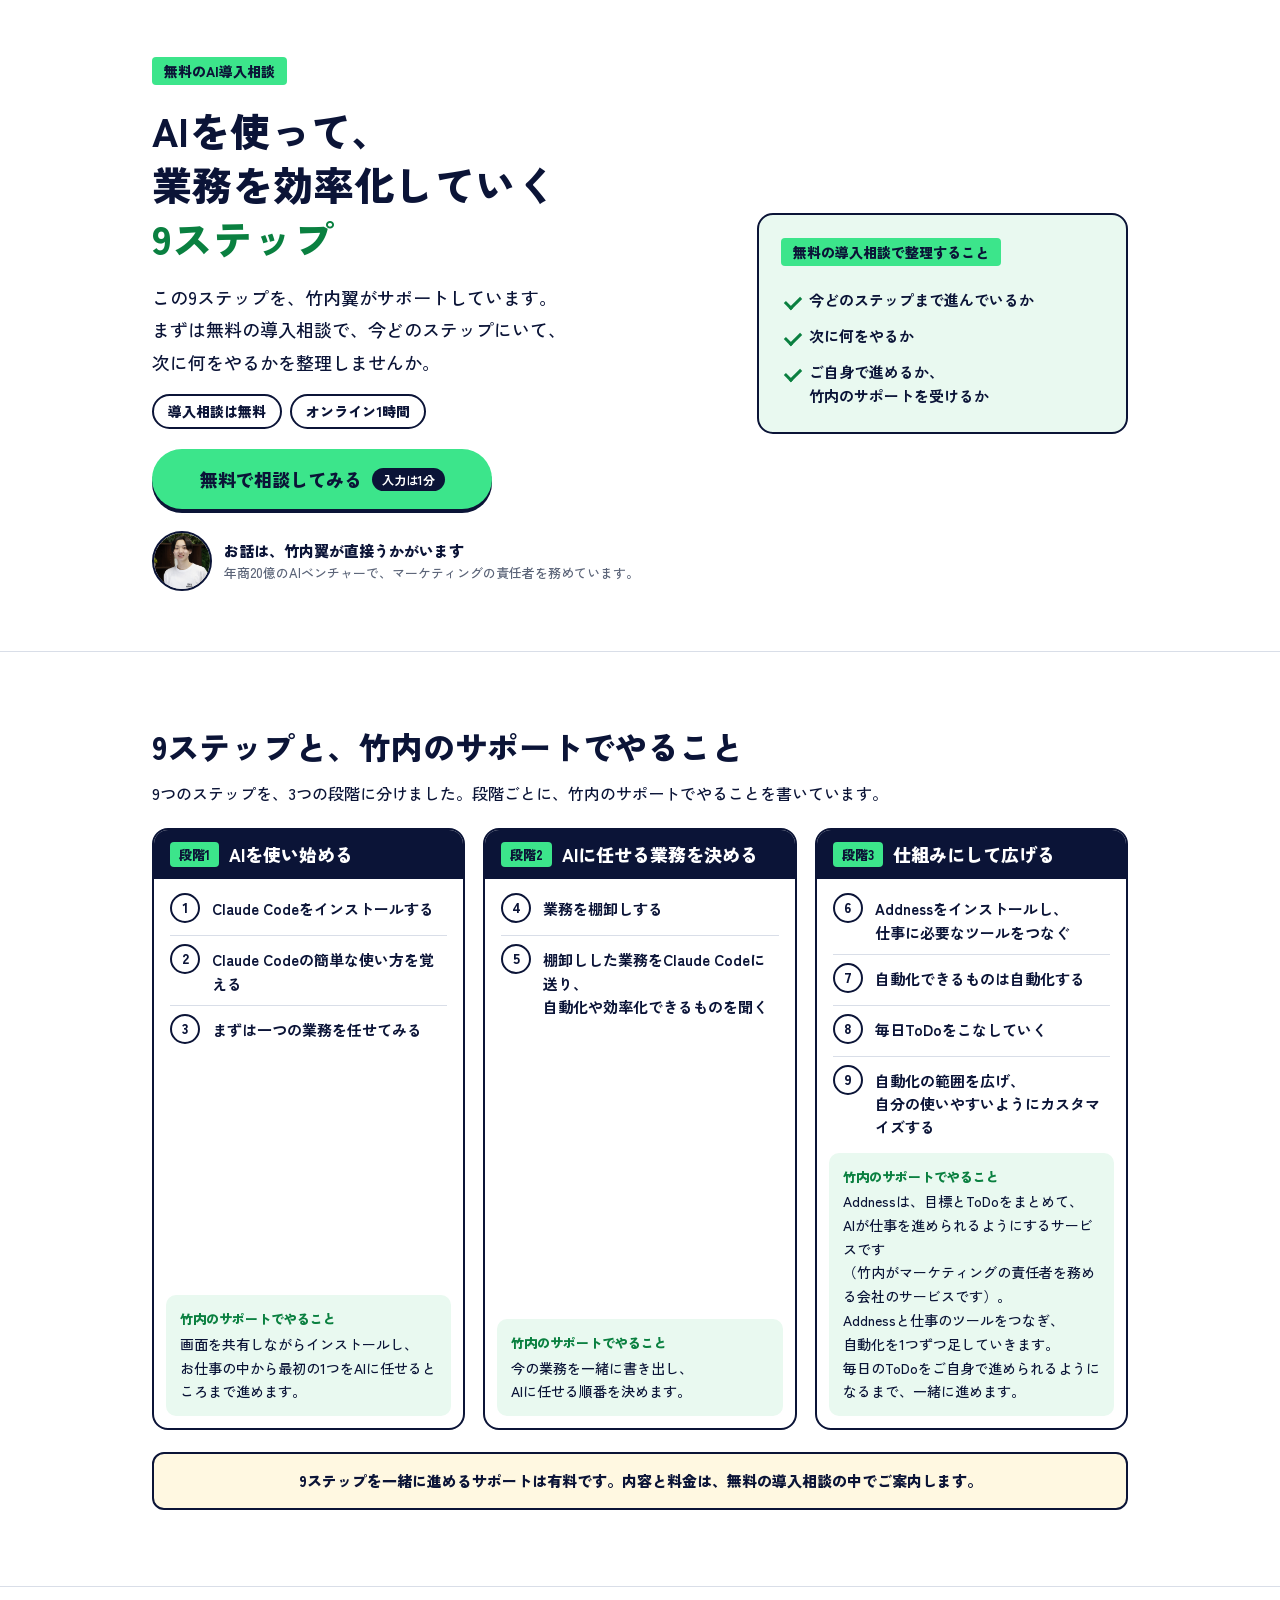
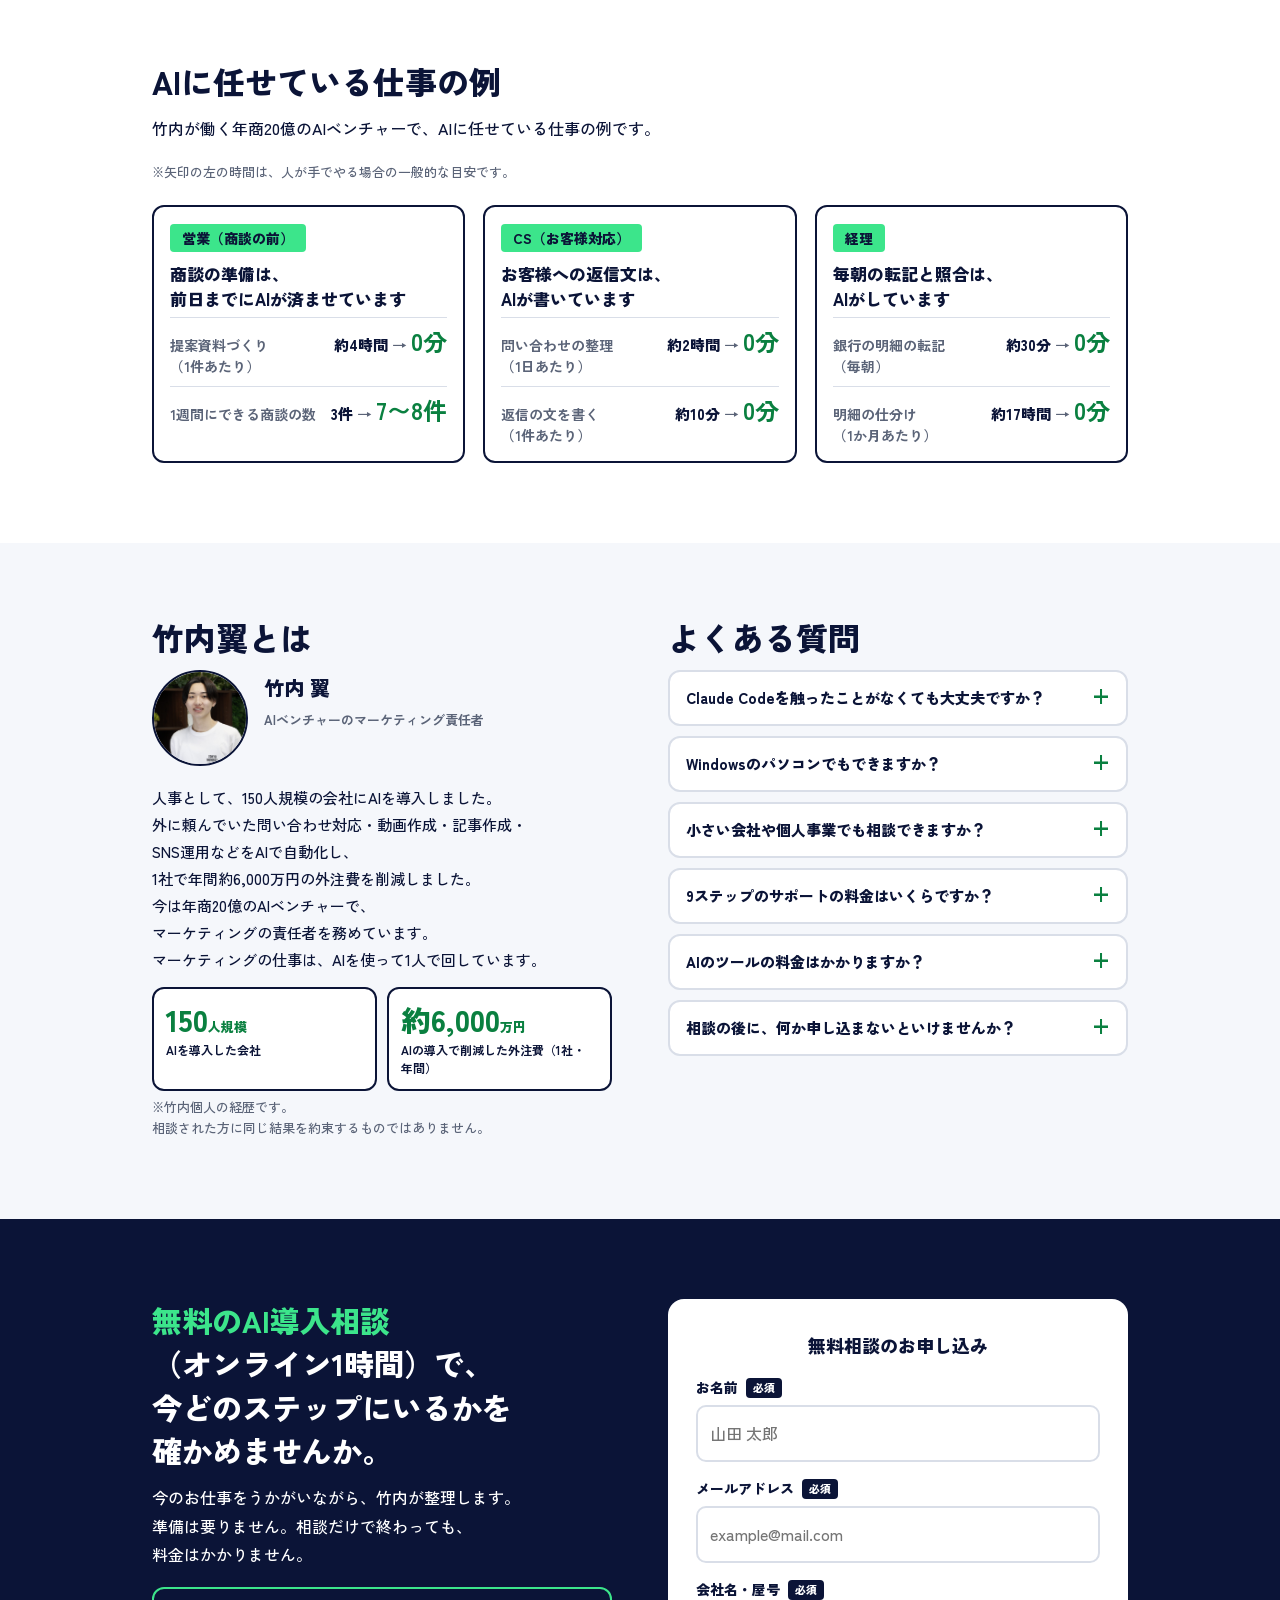
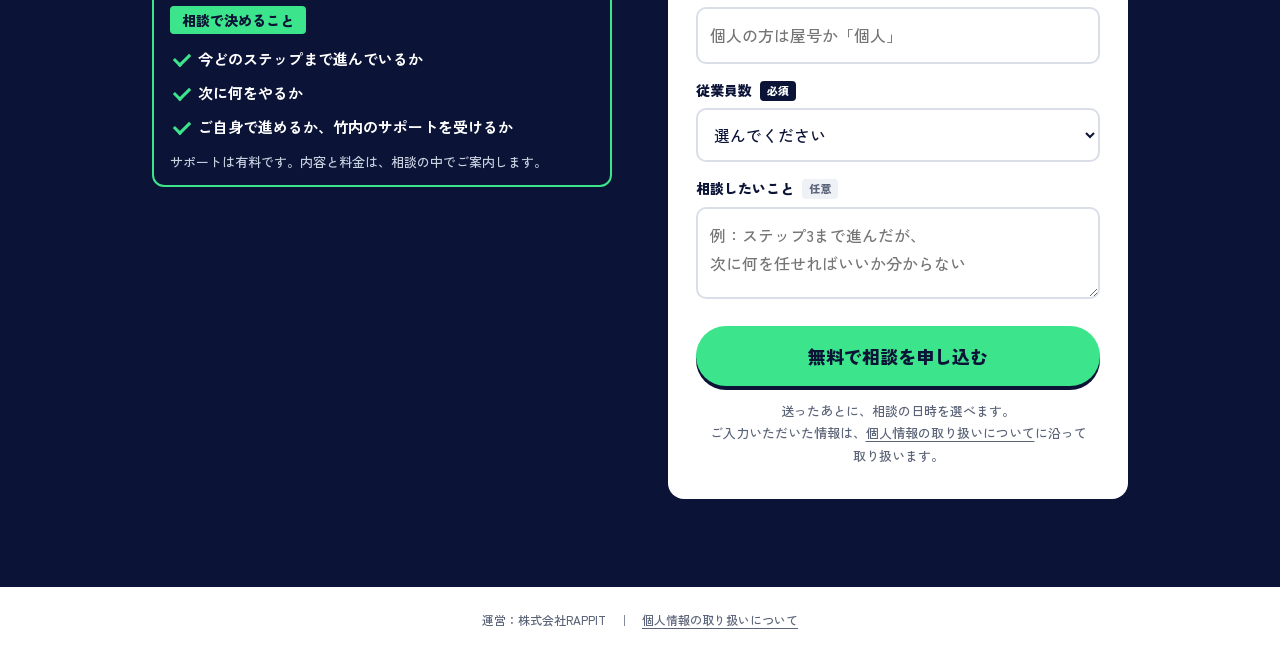
<file: ai/9steps/index.html>
<!doctype html>
<html lang="ja">
<head>
<meta charset="utf-8">
<meta name="viewport" content="width=device-width, initial-scale=1">
<meta name="robots" content="noindex">
<title>AIで業務効率化する9ステップ｜無料のAI導入相談</title>
<meta name="description" content="Claude CodeとAddnessで、PCの仕事をAIに任せていく9ステップ。今どのステップにいて、次に何をやるかを、1時間の無料相談で一緒に整理します。">
<meta property="og:type" content="website">
<meta property="og:title" content="AIで業務効率化する9ステップ｜無料のAI導入相談">
<meta property="og:description" content="今どのステップにいて、次に何をやるかを、1時間の無料相談で一緒に整理します。">
<meta property="og:url" content="https://rappit.co.jp/ai/9steps/">
<meta name="twitter:card" content="summary">
<link rel="icon" href="../../favicon.png">
<link rel="preconnect" href="https://fonts.googleapis.com">
<link rel="preconnect" href="https://fonts.gstatic.com" crossorigin>
<link rel="stylesheet" href="https://fonts.googleapis.com/css2?family=Zen+Kaku+Gothic+New:wght@500;700;900&display=swap">
<style>
:root{--navy:#0B1437;--green:#3CE58B;--green-d:#0A8040;--green-l:#E9F9F0;--line:#D9DEE8;--gray:#5B6478;--bg:#fff}
*{box-sizing:border-box}
html{scroll-behavior:smooth;-webkit-text-size-adjust:100%}
body{margin:0;background:var(--bg);color:var(--navy);font-family:"Zen Kaku Gothic New","Hiragino Sans","Noto Sans JP",sans-serif;font-weight:500;font-size:16px;line-height:1.8;word-break:keep-all;overflow-wrap:anywhere}
img{max-width:100%;display:block}
.p{display:inline-block}
.wrap{max-width:1040px;margin:0 auto;padding:0 20px}
.tag{display:inline-block;background:var(--green);color:var(--navy);font-weight:900;font-size:14px;line-height:1;padding:7px 12px;border-radius:4px}
.btn{display:inline-flex;align-items:center;justify-content:center;gap:10px;min-height:60px;padding:14px 30px;border:0;border-radius:999px;background:var(--green);color:var(--navy);font:inherit;font-weight:900;font-size:18px;line-height:1.3;text-decoration:none;cursor:pointer;box-shadow:0 4px 0 var(--navy)}
.btn small{font-size:12px;font-weight:700;background:var(--navy);color:#fff;border-radius:999px;padding:4px 10px}
.btn:hover{transform:translateY(1px);box-shadow:0 3px 0 var(--navy)}
.btn:focus-visible,a:focus-visible,input:focus-visible,select:focus-visible,textarea:focus-visible,summary:focus-visible{outline:3px solid var(--green-d);outline-offset:2px}
h2{margin:0 0 10px;font-weight:900;font-size:24px;line-height:1.4}
section .lead{margin:0 0 20px;font-size:15px}

/* 1画面目 */
.hero{padding:28px 0 36px;border-bottom:1px solid var(--line)}
.hero h1{margin:14px 0 12px;font-weight:900;font-size:29px;line-height:1.35;letter-spacing:.01em}
.hero h1 em{font-style:normal;color:var(--green-d)}
.hero .lead{margin:0 0 16px;font-size:16px;line-height:1.8}
.chips{display:flex;flex-wrap:wrap;gap:8px;margin:0 0 20px;padding:0;list-style:none}
.chips li{border:2px solid var(--navy);border-radius:999px;padding:3px 14px;font-weight:900;font-size:14px}
.me{display:flex;align-items:center;gap:12px;margin:22px 0 0}
.me img{width:60px;height:60px;border-radius:50%;object-fit:cover;object-position:50% 22%;border:2px solid var(--navy);flex:none}
.me p{margin:0;font-size:13px;line-height:1.6;color:var(--gray)}
.me b{display:block;color:var(--navy);font-size:15px;font-weight:900}
.hero .btn{width:100%}
.mini{margin:0;padding:0;list-style:none;counter-reset:s}
.mini li{counter-increment:s;display:flex;gap:10px;align-items:baseline;padding:6px 0;border-top:1px solid #CFE9DA;font-weight:700;font-size:14px;line-height:1.5}
.mini li:first-child{border-top:0}
.mini li::before{content:counter(s);flex:none;width:24px;height:24px;border-radius:50%;background:var(--navy);color:#fff;font-weight:900;font-size:12px;display:inline-flex;align-items:center;justify-content:center;transform:translateY(-1px)}

/* 止まりやすい所 */
.stuck{padding:44px 0 40px;background:#F5F7FB}
.stuck ul{margin:0;padding:0;list-style:none;display:grid;gap:10px}
.stuck li{background:#fff;border:2px solid var(--line);border-radius:12px;padding:12px 14px 12px 46px;position:relative;font-weight:700;font-size:15px;line-height:1.6}
.stuck li::before{content:"！";position:absolute;left:12px;top:12px;width:24px;height:24px;border-radius:50%;background:var(--navy);color:var(--green);font-weight:900;font-size:13px;display:flex;align-items:center;justify-content:center}
.stuck .after-note{margin:18px 0 0;font-weight:900;font-size:16px;line-height:1.7}

/* 9ステップ */
.steps{padding:48px 0 52px}
.stage{border:2px solid var(--navy);border-radius:16px;overflow:hidden;margin:0 0 18px;background:#fff}
.stage-h{background:var(--navy);color:#fff;padding:12px 16px;display:flex;align-items:center;gap:10px}
.stage-h .no{flex:none;background:var(--green);color:var(--navy);font-weight:900;font-size:13px;line-height:1;padding:6px 9px;border-radius:4px}
.stage-h h3{margin:0;font-weight:900;font-size:18px;line-height:1.4}
.stage ol{margin:0;padding:6px 16px 4px;list-style:none}
.stage ol li{display:flex;gap:12px;align-items:baseline;padding:10px 0;border-top:1px solid var(--line);font-weight:700;font-size:15px;line-height:1.55}
.stage ol li:first-child{border-top:0}
.stage ol li b{flex:none;width:30px;height:30px;border-radius:50%;border:2px solid var(--navy);font-weight:900;font-size:14px;display:inline-flex;align-items:center;justify-content:center;transform:translateY(-2px)}
.with{margin:0 12px 12px;background:var(--green-l);border-radius:10px;padding:12px 14px}
.with .k{display:block;font-weight:900;font-size:13px;color:var(--green-d);margin:0 0 2px}
.with p{margin:0;font-size:14px;line-height:1.7}
.fee-note{margin:4px 0 0;padding:14px 16px;border:2px solid var(--navy);border-radius:12px;background:#FFF8E1;font-weight:900;font-size:15px;line-height:1.7}
.side-list{margin:8px 0 0;padding:0;list-style:none}
.side-list li{position:relative;padding:6px 0 6px 28px;font-weight:700;font-size:15px;line-height:1.6}
.side-list li::before{content:"";position:absolute;left:4px;top:14px;width:13px;height:7px;border-left:3px solid var(--green-d);border-bottom:3px solid var(--green-d);transform:rotate(-45deg)}

/* 実例 */
.cases{padding:44px 0 48px;border-top:1px solid var(--line)}
.total{background:var(--green-l);border-radius:14px;padding:18px 16px;text-align:center;margin:0 0 10px}
.total .note-in{margin-top:10px;font-size:13px;font-weight:500;line-height:1.6;text-align:left}
.total p{margin:0;font-weight:900;font-size:15px;line-height:1.5}
.total .num{font-size:22px;color:var(--green-d);line-height:1.2;margin:4px 0}
.total .num b{font-size:44px;letter-spacing:-.01em}
.note{margin:0 0 22px;font-size:13px;line-height:1.6;color:var(--gray)}
.grid{display:grid;gap:14px;grid-template-columns:1fr}
.card{border:2px solid var(--navy);border-radius:12px;padding:16px 16px 6px;background:#fff}
.card h3{margin:10px 0 6px;font-weight:900;font-size:17px;line-height:1.45}
.row{display:flex;align-items:baseline;justify-content:space-between;gap:10px;padding:9px 0;border-top:1px solid var(--line)}
.row .what{font-size:14px;line-height:1.5;color:var(--gray);font-weight:700;flex:1}
.row .ba{white-space:nowrap;font-weight:900;font-size:15px;line-height:1.2;text-align:right}
.row .ba i{font-style:normal;color:var(--gray);margin:0 4px}
.row .ba b{color:var(--green-d);font-size:24px}

/* 竹内翼とよくある質問 */
.prof{padding:44px 0 48px;background:#F5F7FB}
.prof-box{display:flex;gap:16px;align-items:flex-start;margin:0 0 18px}
.prof-box img{width:96px;height:96px;border-radius:50%;object-fit:cover;object-position:50% 22%;border:2px solid var(--navy);flex:none}
.prof-box .nm{margin:0 0 4px;font-weight:900;font-size:20px}
.prof-box .role{margin:0;font-size:13px;line-height:1.6;color:var(--gray);font-weight:700}
.prof p.bio{margin:0 0 14px;font-size:15px;line-height:1.8}
.nums{display:grid;grid-template-columns:1fr 1fr;gap:10px;margin:0 0 6px}
.nums div{background:#fff;border:2px solid var(--navy);border-radius:12px;padding:12px}
.nums .v{margin:0;font-weight:900;font-size:24px;line-height:1.2;color:var(--green-d)}
.nums .v small{font-size:13px}
.nums .k{margin:4px 0 0;font-size:12px;line-height:1.5;font-weight:700}
.prof .note{margin:6px 0 34px}
.faq details{background:#fff;border:2px solid var(--line);border-radius:12px;margin:0 0 10px}
.faq summary{list-style:none;cursor:pointer;padding:14px 44px 14px 16px;position:relative;font-weight:900;font-size:15px;line-height:1.6}
.faq summary::-webkit-details-marker{display:none}
.faq summary::after{content:"+";position:absolute;right:16px;top:12px;font-size:22px;line-height:1;color:var(--green-d)}
.faq details[open] summary::after{content:"−"}
.faq details p{margin:0;padding:0 16px 14px;font-size:14px;line-height:1.8}

/* 案内と申し込み */
.cta{background:var(--navy);color:#fff;padding:48px 0 56px}
.cta h2{font-size:25px;line-height:1.45}
.cta h2 em{font-style:normal;color:var(--green)}
.cta .lead{margin:0 0 18px;font-size:15px}
.sort{margin:0 0 22px;padding:16px 16px 12px;border:2px solid var(--green);border-radius:12px}
.sort .tag{margin-bottom:8px}
.sort ul{margin:0;padding:0;list-style:none}
.sort li{position:relative;padding:5px 0 5px 28px;font-weight:700;font-size:15px;line-height:1.6}
.sort li::before{content:"";position:absolute;left:4px;top:11px;width:13px;height:7px;border-left:3px solid var(--green);border-bottom:3px solid var(--green);transform:rotate(-45deg)}
.sort .fee{margin:8px 0 0;font-size:13px;line-height:1.6;color:#C9D0E0}
.cta .me p{color:#C9D0E0}.cta .me b{color:#fff}.cta .me img{border-color:#fff}
.cta .me{margin:0 0 26px}
.form{background:#fff;color:var(--navy);border-radius:16px;padding:22px 18px 24px}
.form .ttl{margin:0 0 14px;font-weight:900;font-size:18px;text-align:center}
.f{margin:0 0 14px}
.f label{display:block;margin:0 0 5px;font-weight:900;font-size:14px}
.req,.opt{display:inline-block;margin-left:8px;padding:2px 7px;border-radius:4px;font-size:11px;font-weight:900;line-height:1.4;vertical-align:1px}
.req{background:var(--navy);color:#fff}.opt{background:#EEF1F6;color:var(--gray)}
.f input,.f select,.f textarea{width:100%;border:2px solid var(--line);border-radius:10px;padding:12px;font:inherit;font-size:16px;color:var(--navy);background:#fff}
.f textarea{min-height:92px;resize:vertical}
.form .btn{width:100%;margin-top:6px}
.form .btn.sending{opacity:.6;pointer-events:none}
.f-err{margin:0 0 12px;padding:10px 12px;border:2px solid #c0392b;border-radius:10px;color:#c0392b;font-weight:700;font-size:14px}
.f-priv{margin:14px 0 0;text-align:center;font-size:13px;line-height:1.7;color:var(--gray)}
.f-priv a{color:inherit;text-underline-offset:3px}
.hp{position:absolute;left:-9999px;width:1px;height:1px;overflow:hidden}
.after{display:none}
.form[data-step="cal"] .before{display:none}
.form[data-step="cal"] .after{display:block}
.after p{margin:0 0 14px;font-weight:900;font-size:16px;line-height:1.7;text-align:center}
.cal-frame{display:block;width:100%;height:640px;border:0;border-radius:12px;background:#fff}
footer{padding:22px 0 30px;text-align:center;font-size:12px;color:var(--gray)}
footer a{color:inherit;text-underline-offset:3px}
footer p{margin:0 0 6px}

@media (min-width:860px){
  .wrap{padding:0 32px}
  .hero{padding:56px 0 60px}
  .hero-in{display:grid;grid-template-columns:1.2fr .8fr;gap:48px;align-items:center}
  .hero h1{font-size:40px;margin:18px 0 16px}
  .hero .lead{font-size:18px}
  .hero .btn{width:auto;min-width:340px}
  .hero-side{border:2px solid var(--navy);border-radius:16px;padding:22px 22px 18px;background:var(--green-l)}
  .hero-side .tag{margin:0 0 8px}
  h2{font-size:32px}
  section .lead{font-size:16px}
  .stuck{padding:64px 0 60px}
  .stuck ul{grid-template-columns:1fr 1fr;gap:14px}
  .steps{padding:72px 0 76px}
  .stages{display:grid;grid-template-columns:repeat(3,1fr);gap:18px;align-items:stretch}
  .stage{margin:0;display:flex;flex-direction:column}
  .stage ol{flex:1}
  .cases{padding:72px 0 80px}
  .total{padding:24px}
  .total p{font-size:18px}.total .num{font-size:30px}.total .num b{font-size:64px}.total .note-in{font-size:13px;text-align:center}
  .grid{grid-template-columns:repeat(3,1fr);gap:18px}
  .fee-note{margin-top:22px;text-align:center}
  .prof{padding:72px 0 80px}
  .prof-in{display:grid;grid-template-columns:1fr 1fr;gap:56px;align-items:start}
  .prof .note{margin-bottom:0}
  .nums .v{font-size:30px}
  .cta{padding:80px 0 88px}
  .cta-in{display:grid;grid-template-columns:1fr 1fr;gap:56px;align-items:start}
  .cta h2{font-size:30px}
  .cta .lead{font-size:16px}
  .form{padding:30px 28px 32px}
}
@media (max-width:859px){.hero-side{display:none}.hero h1 br{display:none}}
</style>
<!-- Google タグ（GA4・RAPPIT） -->
<script async src="https://www.googletagmanager.com/gtm.js?id=GTM-WGKH6LDX"></script>
<script>window.dataLayer=window.dataLayer||[];function gtag(){dataLayer.push(arguments);}gtag('js',new Date());</script>
</head>
<body>

<header class="hero"><div class="wrap"><div class="hero-in">
  <div class="hero-main">
    <span class="tag">無料のAI導入相談</span>
    <h1><span class="p">AIを使って、</span><span class="p">業務を効率化していく</span><br><em class="p">9ステップ</em></h1>
    <p class="lead">この9ステップを、竹内翼がサポートしています。まずは無料の導入相談で、今どのステップにいて、次に何をやるかを整理しませんか。</p>
    <ul class="chips"><li>導入相談は無料</li><li>オンライン1時間</li></ul>
    <a class="btn" href="#form">無料で相談してみる<small>入力は1分</small></a>
    <div class="me"><img src="../img/w_face.jpg" alt="竹内翼の写真" width="60" height="60"><p><b>お話は、竹内翼が直接うかがいます</b>年商20億のAIベンチャーで、マーケティングの責任者を務めています。</p></div>
  </div>
  <aside class="hero-side">
    <span class="tag">無料の導入相談で整理すること</span>
    <ul class="side-list"><li>今どのステップまで進んでいるか</li><li>次に何をやるか</li><li>ご自身で進めるか、竹内のサポートを受けるか</li></ul>
  </aside>
</div></div></header>

<main>
<section class="steps"><div class="wrap">
  <h2><span class="p">9ステップと、</span><span class="p">竹内のサポートでやること</span></h2>
  <p class="lead">9つのステップを、3つの段階に分けました。段階ごとに、竹内のサポートでやることを書いています。</p>
  <div class="stages">
    <article class="stage">
      <div class="stage-h"><span class="no">段階1</span><h3>AIを使い始める</h3></div>
      <ol><li><b>1</b>Claude&nbsp;Codeをインストールする</li><li><b>2</b>Claude&nbsp;Codeの簡単な使い方を覚える</li><li><b>3</b>まずは一つの業務を任せてみる</li></ol>
      <div class="with"><span class="k">竹内のサポートでやること</span><p>画面を共有しながらインストールし、お仕事の中から最初の1つをAIに任せるところまで進めます。</p></div>
    </article>
    <article class="stage">
      <div class="stage-h"><span class="no">段階2</span><h3>AIに任せる業務を決める</h3></div>
      <ol><li><b>4</b>業務を棚卸しする</li><li><b>5</b>棚卸しした業務をClaude&nbsp;Codeに送り、自動化や効率化できるものを聞く</li></ol>
      <div class="with"><span class="k">竹内のサポートでやること</span><p>今の業務を一緒に書き出し、AIに任せる順番を決めます。</p></div>
    </article>
    <article class="stage">
      <div class="stage-h"><span class="no">段階3</span><h3>仕組みにして広げる</h3></div>
      <ol><li><b>6</b>Addnessをインストールし、仕事に必要なツールをつなぐ</li><li><b>7</b>自動化できるものは自動化する</li><li><b>8</b>毎日ToDoをこなしていく</li><li><b>9</b>自動化の範囲を広げ、自分の使いやすいようにカスタマイズする</li></ol>
      <div class="with"><span class="k">竹内のサポートでやること</span><p>Addnessは、目標とToDoをまとめて、AIが仕事を進められるようにするサービスです（竹内がマーケティングの責任者を務める会社のサービスです）。Addnessと仕事のツールをつなぎ、自動化を1つずつ足していきます。毎日のToDoをご自身で進められるようになるまで、一緒に進めます。</p></div>
    </article>
  </div>
  <p class="fee-note">9ステップを一緒に進めるサポートは有料です。内容と料金は、無料の導入相談の中でご案内します。</p>
</div></section>

<section class="cases"><div class="wrap">
  <h2>AIに任せている仕事の例</h2>
  <p class="lead">竹内が働く年商20億のAIベンチャーで、AIに任せている仕事の例です。</p>
  <p class="note">※矢印の左の時間は、人が手でやる場合の一般的な目安です。</p>
  <div class="grid">
    <article class="card"><span class="tag">営業（商談の前）</span><h3>商談の準備は、前日までにAIが済ませています</h3>
      <div class="row"><span class="what">提案資料づくり（1件あたり）</span><span class="ba">約4時間<i>→</i><b>0分</b></span></div>
      <div class="row"><span class="what">1週間にできる商談の数</span><span class="ba">3件<i>→</i><b>7〜8件</b></span></div></article>
    <article class="card"><span class="tag">CS（お客様対応）</span><h3>お客様への返信文は、AIが書いています</h3>
      <div class="row"><span class="what">問い合わせの整理（1日あたり）</span><span class="ba">約2時間<i>→</i><b>0分</b></span></div>
      <div class="row"><span class="what">返信の文を書く（1件あたり）</span><span class="ba">約10分<i>→</i><b>0分</b></span></div></article>
    <article class="card"><span class="tag">経理</span><h3>毎朝の転記と照合は、AIがしています</h3>
      <div class="row"><span class="what">銀行の明細の転記（毎朝）</span><span class="ba">約30分<i>→</i><b>0分</b></span></div>
      <div class="row"><span class="what">明細の仕分け（1か月あたり）</span><span class="ba">約17時間<i>→</i><b>0分</b></span></div></article>
  </div>
</div></section>

<section class="prof"><div class="wrap"><div class="prof-in">
  <div>
    <h2>竹内翼とは</h2>
    <div class="prof-box"><img loading="lazy" src="../img/w_face.jpg" alt="竹内翼の写真" width="96" height="96"><div><p class="nm">竹内 翼</p><p class="role">AIベンチャーのマーケティング責任者</p></div></div>
    <p class="bio">人事として、150人規模の会社にAIを導入しました。外に頼んでいた問い合わせ対応・動画作成・記事作成・SNS運用などをAIで自動化し、1社で年間約6,000万円の外注費を削減しました。今は年商20億のAIベンチャーで、マーケティングの責任者を務めています。マーケティングの仕事は、AIを使って1人で回しています。</p>
    <div class="nums">
      <div><p class="v">150<small>人規模</small></p><p class="k">AIを導入した会社</p></div>
      <div><p class="v">約6,000<small>万円</small></p><p class="k">AIの導入で削減した外注費（1社・年間）</p></div>
    </div>
    <p class="note">※竹内個人の経歴です。相談された方に同じ結果を約束するものではありません。</p>
  </div>
  <div class="faq">
    <h2>よくある質問</h2>
    <details><summary>Claude&nbsp;Codeを触ったことがなくても大丈夫ですか？</summary><p>インストールするところから、画面を共有しながら一緒に進めます。</p></details>
    <details><summary>Windowsのパソコンでもできますか？</summary><p>Claude&nbsp;Codeは、MacでもWindowsでも使えます。</p></details>
    <details><summary>小さい会社や個人事業でも相談できますか？</summary><p>1人の会社・個人事業から、100人規模の会社までご相談いただけます。</p></details>
    <details><summary>9ステップのサポートの料金はいくらですか？</summary><p>進める範囲と期間によって変わるため、無料の導入相談の中でご案内します。</p></details>
    <details><summary>AIのツールの料金はかかりますか？</summary><p>Claude&nbsp;Codeを使うには、Claudeの有料プランが要ります。どのプランから始めるのがよいかも、相談でお伝えします。</p></details>
    <details><summary>相談の後に、何か申し込まないといけませんか？</summary><p>いいえ。相談だけで終わっても、料金はかかりません。</p></details>
  </div>
</div></div></section>

<section class="cta" id="form"><div class="wrap"><div class="cta-in">
  <div>
    <h2><em class="p">無料のAI導入相談</em><span class="p">（オンライン1時間）で、</span><br><span class="p">今どのステップにいるかを</span><span class="p">確かめませんか。</span></h2>
    <p class="lead">今のお仕事をうかがいながら、竹内が整理します。準備は要りません。相談だけで終わっても、料金はかかりません。</p>
    <div class="sort"><span class="tag">相談で決めること</span>
      <ul><li>今どのステップまで進んでいるか</li><li>次に何をやるか</li><li>ご自身で進めるか、竹内のサポートを受けるか</li></ul>
      <p class="fee">サポートは有料です。内容と料金は、相談の中でご案内します。</p></div>
  </div>
  <form class="form" novalidate>
    <div class="before">
      <p class="ttl">無料相談のお申し込み</p>
      <div class="hp" aria-hidden="true"><label>ここには入力しないでください<input type="text" name="website" tabindex="-1" autocomplete="off"></label></div>
      <div class="f"><label for="f-name">お名前<span class="req">必須</span></label><input type="text" name="name" id="f-name" required autocomplete="name" placeholder="山田 太郎"></div>
      <div class="f"><label for="f-email">メールアドレス<span class="req">必須</span></label><input type="email" name="email" id="f-email" required autocomplete="email" placeholder="example@mail.com"></div>
      <div class="f"><label for="f-company">会社名・屋号<span class="req">必須</span></label><input type="text" name="company" id="f-company" required autocomplete="organization" placeholder="個人の方は屋号か「個人」"></div>
      <div class="f"><label for="f-size">従業員数<span class="req">必須</span></label><select name="size" id="f-size" required><option value="" disabled selected>選んでください</option><option>1人（自分だけ）</option><option>2〜10人</option><option>11〜50人</option><option>51〜100人</option><option>101人以上</option></select></div>
      <div class="f"><label for="f-message">相談したいこと<span class="opt">任意</span></label><textarea name="message" id="f-message" placeholder="例：ステップ3まで進んだが、次に何を任せればいいか分からない"></textarea></div>
      <p class="f-err" role="alert" hidden></p>
      <button class="btn" type="submit" id="send">無料で相談を申し込む</button>
      <p class="f-priv">送ったあとに、相談の日時を選べます。<br><span class="p">ご入力いただいた情報は、</span><span class="p"><a href="../../privacy.html" target="_blank" rel="noopener">個人情報の取り扱いについて</a>に沿って</span><span class="p">取り扱います。</span></p>
    </div>
    <div class="after"><p class="cal-done"></p><div id="cal"></div></div>
  </form>
</div></div></section>
</main>

<footer><div class="wrap">
  <p>運営：株式会社RAPPIT　｜　<a href="../../privacy.html" target="_blank" rel="noopener">個人情報の取り扱いについて</a></p>
</div></footer>

<script>
/* フォームを送る → 相談の日時を選ぶ（送り先と予約ページは /ai/ と同じ） */
(function(){
var CFG={"endpoint":"https://script.google.com/macros/s/AKfycbwMBu4dDKdsGgq6FczFki-glBZvnC-6FqD1vw2O6gZmeLUw2rY1ELrIjxlli5k77ykzmw/exec","booking_url":"https://calendar.google.com/calendar/appointments/schedules/AcZssZ22UInD1GLLEt0wSn90bUMRkBfsKuHQ0HTt7bIdy24QhfE3XTHQ6lD46czwwAEPf--35vl9U_lY?gv=true"};
var f=document.querySelector('form.form');if(!f)return;
var btn=document.getElementById('send'),err=f.querySelector('.f-err'),cal=document.getElementById('cal'),done=f.querySelector('.cal-done');
var src='';try{var q=new URLSearchParams(location.search);src=q.get('v')||q.get('utm_content')||q.get('utm_source')||''}catch(e){}
function show(m){err.textContent=m;err.hidden=!m}
function val(n){var el=f.querySelector('[name="'+n+'"]');return el?el.value.trim():''}
function finish(){
  if(CFG.booking_url){done.innerHTML='この度はお申し込みいただき、誠にありがとうございます。<br>続けて、ご希望の日時をお選びください。';var i=document.createElement('iframe');i.src=CFG.booking_url;i.title='相談の日時を選ぶ';i.className='cal-frame';cal.appendChild(i)}
  else{done.innerHTML='この度はお申し込みいただき、誠にありがとうございます。<br>ご相談の日時は、メールでご連絡いたします。'}
  f.setAttribute('data-step','cal');f.scrollIntoView({block:'start'});
}
f.addEventListener('submit',function(ev){
  ev.preventDefault();if(btn.disabled)return;
  var d={kind:'無料相談',name:val('name'),email:val('email'),company:val('company'),size:val('size'),message:val('message'),src:src,page:location.pathname,hp:val('website')};
  var miss=['name','email','company','size'].filter(function(n){return !d[n]})[0];
  if(miss){show('お名前・メールアドレス・会社名（屋号）・従業員数をご入力ください。');f.querySelector('[name="'+miss+'"]').focus();return}
  if(!/^[^\s@]+@[^\s@]+\.[^\s@]+$/.test(d.email)){show('メールアドレスをご確認ください。');f.querySelector('[name="email"]').focus();return}
  if(!CFG.endpoint){show('ただいま準備中です。');return}
  show('');btn.disabled=true;btn.classList.add('sending');
  fetch(CFG.endpoint,{method:'POST',headers:{'Content-Type':'text/plain;charset=utf-8'},body:JSON.stringify(d)})
   .then(function(r){if(!r.ok)throw 0;return r.json()}).then(function(j){if(!j||!j.ok)throw 0;try{gtag('event','generate_lead',{form_kind:d.kind||'',page_path:location.pathname})}catch(e){}finish()})
   .catch(function(){btn.disabled=false;btn.classList.remove('sending');show('送信できませんでした。お手数ですが、時間をおいて、もう一度お試しください。')});
});
})();
</script>
</body>
</html>
</file>
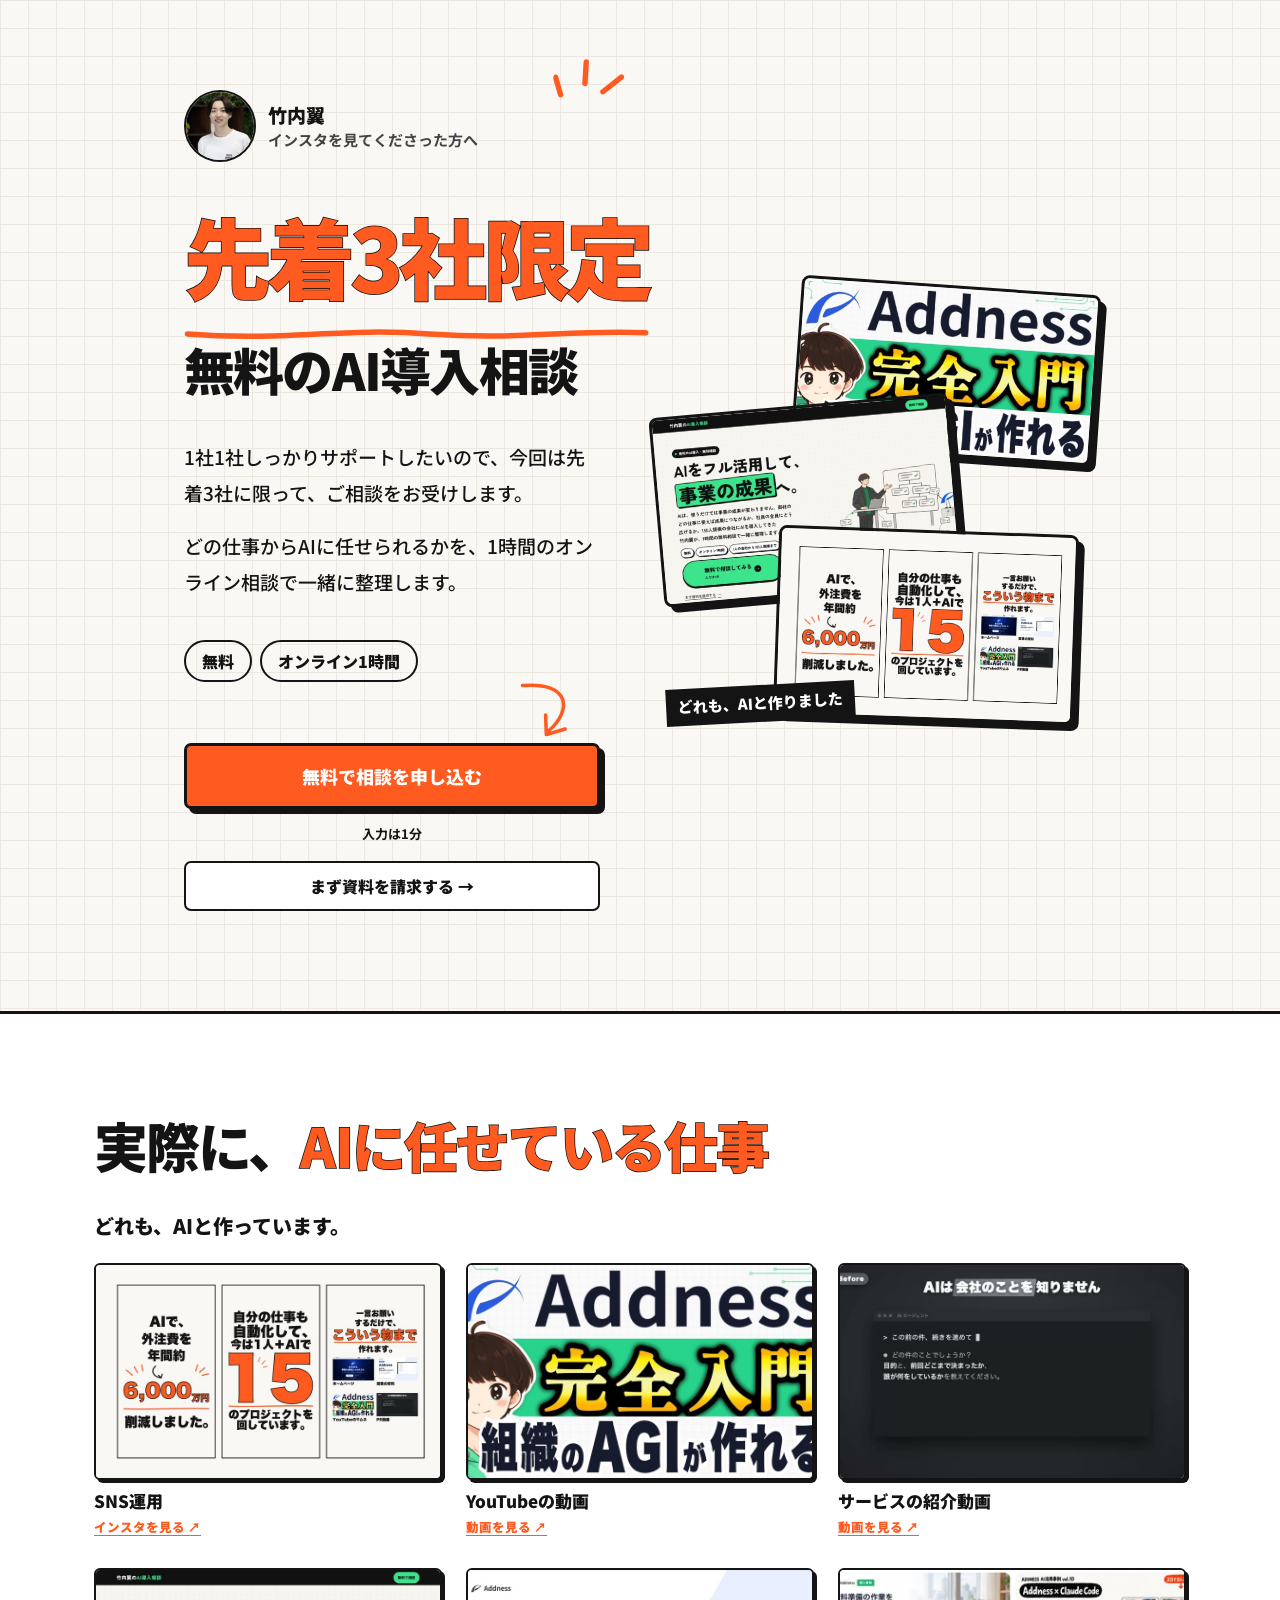
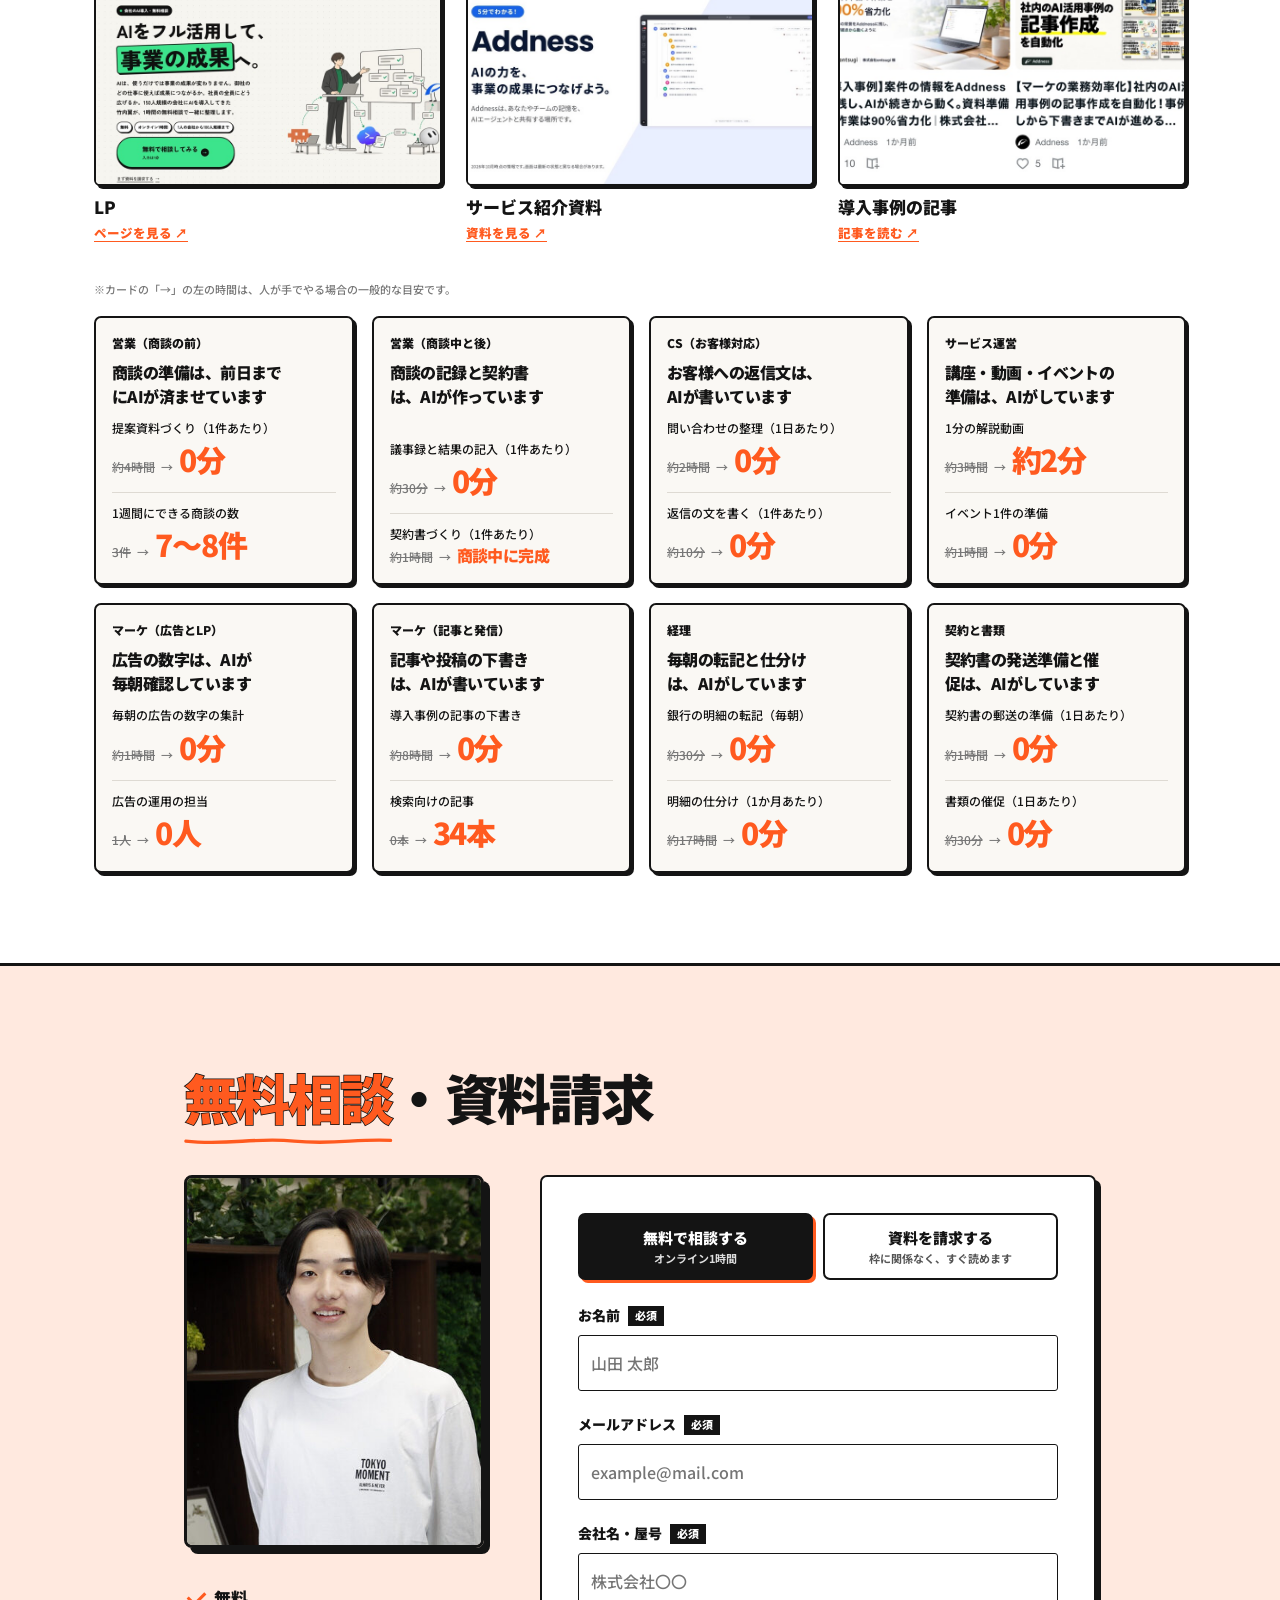
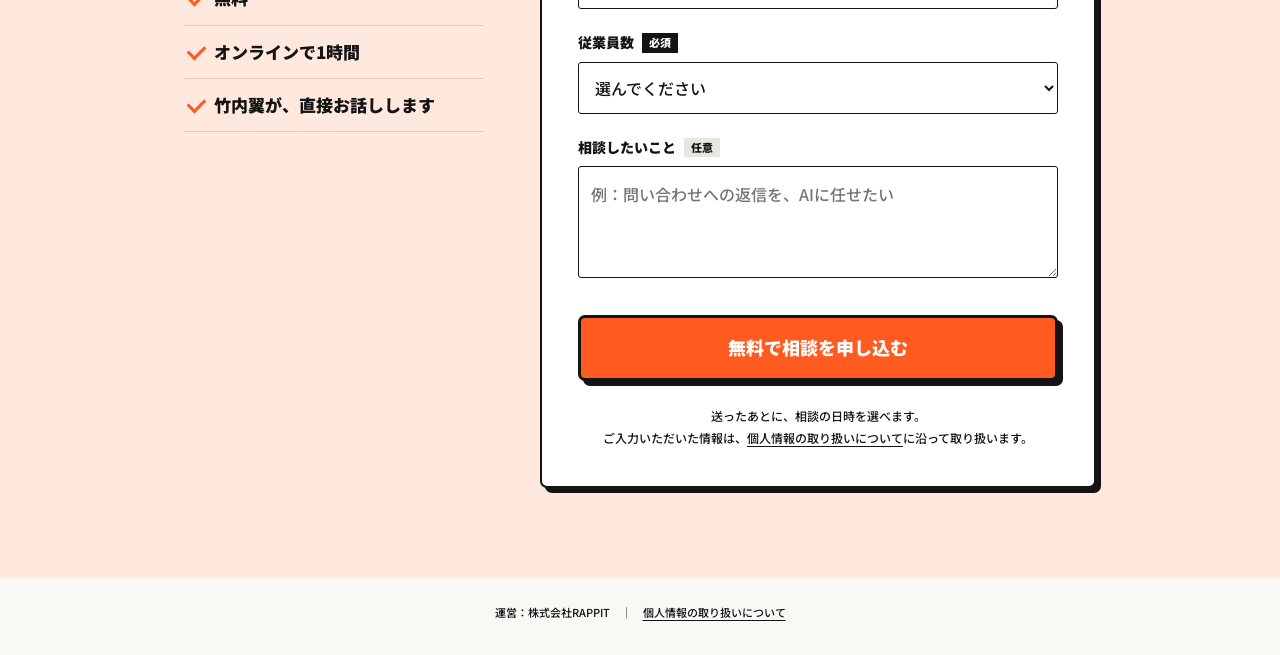
<file: ai/insta/index.html>
<!doctype html>
<html lang="ja">
<head>
<meta charset="utf-8">
<meta name="viewport" content="width=device-width, initial-scale=1">
<meta name="robots" content="noindex">
<title>無料のAI導入相談</title>
<meta name="description" content="どの仕事からAIに任せられるかを、1時間のオンライン相談で一緒に整理します。">
<meta property="og:type" content="website">
<meta property="og:title" content="無料のAI導入相談">
<meta property="og:description" content="どの仕事からAIに任せられるかを、1時間のオンライン相談で一緒に整理します。">
<meta property="og:url" content="https://rappit.co.jp/ai/insta/">
<meta name="twitter:card" content="summary">
<link rel="icon" href="../../favicon.png">
<link rel="preconnect" href="https://fonts.googleapis.com">
<link rel="preconnect" href="https://fonts.gstatic.com" crossorigin>
<link rel="stylesheet" href="https://fonts.googleapis.com/css2?family=Noto+Sans+JP:wght@500;700;900&display=swap">
<style>
:root{--ink:#141414;--orange:#FF5A1F;--paper:#FAF8F4}
*{box-sizing:border-box}html{scroll-behavior:smooth;-webkit-text-size-adjust:100%}body{margin:0;color:var(--ink);background:var(--paper);font-family:"Hiragino Kaku Gothic ProN","Hiragino Sans","Noto Sans JP",sans-serif;font-size:16px;font-weight:500;line-height:1.9;overflow-wrap:anywhere}img{display:block;max-width:100%;height:auto}svg{fill:none;stroke:var(--orange);stroke-width:5;stroke-linecap:round;stroke-linejoin:round}.wrap{max-width:960px;margin:auto;padding:0 24px}h1,h2,h3,p,figure{margin:0}h1,h2,h3{font-weight:900;line-height:1.5;letter-spacing:-.035em}h2{font-size:clamp(29px,5.4vw,54px)}.key{position:relative;display:inline-block;color:var(--orange);-webkit-text-stroke:1.5px var(--ink);paint-order:stroke fill;font-weight:900}.underline{position:absolute;left:0;bottom:-.16em;width:100%;height:.2em;stroke-width:5;overflow:visible}.hero{padding:52px 0 70px}.hero-in{position:relative;max-width:800px;margin:auto}.tag{font-weight:900;font-size:14px}.hero h1{margin:20px 0 28px;font-size:clamp(28px,5vw,51px);line-height:1.65}.hero h1>.key{font-size:clamp(40px,9.9vw,88px);white-space:nowrap;letter-spacing:-.055em}.rays{position:absolute;right:0;top:-24px;width:50px;height:50px;transform:rotate(12deg)}.lead{margin:0 0 16px;max-width:690px}.chips{display:flex;flex-wrap:wrap;gap:8px;list-style:none;padding:0;margin:24px 0 0}.chips li{border:2px solid var(--ink);border-radius:99px;padding:3px 10px;font-size:13px;font-weight:900}.hero-action{position:relative;padding-top:61px;max-width:510px}.arrow{position:absolute;top:-3px;right:18px;width:70px;height:65px}.btn{display:flex;align-items:center;justify-content:center;gap:10px;min-height:66px;width:100%;padding:16px 12px;border:3px solid var(--ink);border-radius:7px;background:var(--orange);color:white;box-shadow:5px 5px 0 var(--ink);font:inherit;font-size:18px;font-weight:900;line-height:1.5;text-decoration:none;cursor:pointer}.btn:hover{transform:translate(2px,2px);box-shadow:3px 3px 0 var(--ink)}.minute{display:block;text-align:center;font-size:13px;font-weight:700;margin-top:13px}.story{padding:64px 0;border-top:1px solid #dedad3}.story h2{margin-bottom:36px}.results-intro{margin-top:38px;font-size:clamp(38px,7vw,68px);font-weight:900}.results{margin-top:24px}.result{padding:32px 0;border-bottom:2px solid var(--ink);font-size:clamp(25px,4.4vw,43px);font-weight:900;line-height:1.7}.result:last-child{border-bottom:0;padding-bottom:0}.result .key{font-size:1.45em}.works{display:grid;grid-template-columns:repeat(2,minmax(0,1fr));gap:24px 14px}.works img{width:100%;aspect-ratio:16/10;object-fit:contain;background:white;border:2px solid var(--ink)}figcaption{font-weight:900;font-size:15px;margin-top:8px}.logos{display:grid;grid-template-columns:repeat(5,minmax(0,1fr));gap:8px;align-items:start;margin-top:40px}.logos img{width:52px;height:52px;object-fit:contain;margin:0 auto 12px}.logos figcaption{text-align:center;font-size:10px;letter-spacing:-.02em;line-height:1.5}.announcement{padding:80px 0}.announcement h2{margin:0}.voices img{width:100%;max-width:650px;margin:auto;border:1px solid #dedad3}.profile-in{display:flex;flex-direction:column;gap:26px}.profile img{width:150px;height:180px;object-fit:cover;object-position:center 22%;border:2px solid var(--ink);border-radius:48% 48% 3px 3px}.profile h2{margin-bottom:20px}.steps{list-style:none;counter-reset:step;margin:0;padding:0;display:grid;gap:24px}.steps li{counter-increment:step;display:flex;align-items:flex-start;gap:17px;font-size:18px;font-weight:900}.steps li:before{content:counter(step,decimal-leading-zero);flex:none;color:var(--orange);-webkit-text-stroke:1px var(--ink);paint-order:stroke fill;font-size:35px;line-height:1.3;font-weight:900}.cta{padding:64px 0 70px;border-top:3px solid var(--ink);scroll-margin-top:20px}.cta-in{max-width:700px;margin:auto}.cta h2{margin-bottom:38px}.form{border:2px solid var(--ink);padding:24px 18px;background:var(--paper)}.f{margin-bottom:20px}.f label{display:block;font-size:14px;font-weight:900;margin-bottom:6px}.req,.opt{display:inline-block;margin-left:8px;padding:1px 7px;font-size:11px;line-height:1.6;vertical-align:1px}.req{background:var(--ink);color:white}.opt{background:#e9e5df}.f input,.f select,.f textarea{width:100%;min-width:0;border:1.5px solid var(--ink);border-radius:3px;padding:12px;font:inherit;font-size:16px;color:var(--ink);background:#fff}.f textarea{min-height:112px;resize:vertical}.form .btn{margin-top:28px}.sending{opacity:.6;pointer-events:none}.f-err{color:#b3261e;border:2px solid currentColor;padding:12px;margin-bottom:16px;font-size:14px}.f-priv{margin-top:24px;font-size:12px;text-align:center}.f-priv a,footer a{color:inherit;text-underline-offset:3px}.p{display:inline-block}.hp{position:absolute;left:-9999px;width:1px;height:1px;overflow:hidden}.after{display:none}.form[data-step="cal"] .before{display:none}.form[data-step="cal"] .after{display:block}.after p{font-weight:900;margin-bottom:20px}.cal-frame{display:block;width:100%;height:640px;border:0;background:white}footer{text-align:center;font-size:11px;padding:24px 20px 32px}[hidden]{display:none!important}:focus-visible{outline:3px solid var(--orange);outline-offset:4px}
@media(min-width:700px){.hero{padding:90px 0 100px}.tag{font-size:18px}.lead{font-size:19px}.chips li{font-size:16px;padding:4px 16px}.story{padding:90px 0}.works{gap:32px}.works figcaption{font-size:22px}.logos img{width:88px;height:88px}.logos figcaption{font-size:16px}.profile-in{flex-direction:row;align-items:center;gap:40px}.profile img{width:210px;height:260px;flex:none}.profile p{font-size:18px}.form{padding:36px}.cta{padding:90px 0}.rays{width:75px;height:75px;right:-5px;top:-35px}}
@media(prefers-reduced-motion:reduce){html{scroll-behavior:auto}}
.jobs-grid{display:grid;grid-template-columns:minmax(0,1fr);gap:16px}.jobs .card{min-width:0;border:2px solid var(--ink);border-radius:7px;padding:18px;background:var(--paper);box-shadow:3px 3px 0 var(--ink)}.jobs .tag{display:block;font-size:12px;line-height:1.5;margin-bottom:8px}.jobs h3{font-size:18px;margin-bottom:14px}.jobs .row+.row{border-top:1px solid #dedad3;margin-top:10px;padding-top:10px}.jobs .what{display:block;font-size:12px;line-height:1.6}.jobs .ba{display:flex;align-items:baseline;flex-wrap:wrap;gap:8px;line-height:1.5}.jobs .ba s{color:#777;font-size:14px}.jobs .ba i{font-style:normal;color:#777;font-size:14px}.jobs .ba b{color:var(--orange);font-size:30px;font-weight:900;letter-spacing:-.035em}.jobs .ba b.s{font-size:23px}.jobs-note{font-size:12px;color:#666;margin-top:22px;line-height:1.8}@media(min-width:900px){.jobs-grid{grid-template-columns:repeat(3,minmax(0,1fr));gap:20px}.jobs .card{display:flex;flex-direction:column}.jobs h3{min-height:81px}.jobs .row:first-of-type{margin-top:auto}}
.jobs .sub{font-size:20px;margin:34px 0 14px;min-height:0;padding-left:12px;border-left:6px solid var(--orange)}.sub-lead{font-size:13px;line-height:1.8;margin:-4px 0 16px}.made{display:grid;grid-template-columns:repeat(2,minmax(0,1fr));gap:18px 12px}.made figure{margin:0;min-width:0}.made img{display:block;width:100%;aspect-ratio:16/10;object-fit:cover;background:#fff;border:2px solid var(--ink);border-radius:6px;box-shadow:3px 3px 0 var(--ink)}.made figcaption{margin-top:9px;line-height:1.6}.made figcaption b{display:block;font-size:15px;font-weight:900}.made figcaption span{display:block;font-size:12px;color:#444}@media(min-width:768px){.made{grid-template-columns:repeat(3,minmax(0,1fr));gap:28px 20px}.made figcaption b{font-size:17px}.made figcaption span{font-size:13px}}.from{display:flex;align-items:center;gap:12px}.from img{width:56px;height:56px;border-radius:50%;object-fit:cover;object-position:50% 20%;border:2px solid var(--ink)}.from p{line-height:1.5}.from b{display:block;font-size:16px;font-weight:900}.from span{display:block;font-size:13px;font-weight:700;color:#444}.hero{background-color:var(--paper);background-image:linear-gradient(#ECE8E0 1px,transparent 1px),linear-gradient(90deg,#ECE8E0 1px,transparent 1px);background-size:28px 28px;border-bottom:3px solid var(--ink)}.jobs{background:#fff;border-top:0}.jobs .card{background:var(--paper)}.sub-lead small{display:block;font-size:11px;color:#777;margin-top:4px}.jobs .row{display:flex;align-items:center;justify-content:space-between;gap:10px}.jobs .what{flex:1;min-width:0}.jobs .ba{flex:none;flex-wrap:nowrap;gap:6px}.jobs .ba s,.jobs .ba i{font-size:12px}.jobs .ba b{font-size:26px}.jobs .ba b.s{font-size:16px}.jobs h3{font-size:17px;margin-bottom:10px}.jobs .card{padding:16px}.cta{background:#FFE9DF}.form{background:#fff;box-shadow:5px 5px 0 var(--ink);border-radius:7px}.sticky{position:fixed;left:12px;right:12px;bottom:12px;z-index:20;display:flex;align-items:center;justify-content:center;gap:10px;min-height:58px;padding:10px 14px;border:3px solid var(--ink);border-radius:7px;background:var(--orange);color:#fff;box-shadow:4px 4px 0 var(--ink);font-weight:900;font-size:17px;text-decoration:none;padding-bottom:calc(10px + env(safe-area-inset-bottom,0px))}.sticky[hidden]{display:none}.sticky small{font-size:12px;background:#fff;color:var(--ink);border:2px solid var(--ink);border-radius:99px;padding:1px 8px}@media(min-width:700px){.from img{width:72px;height:72px}.from b{font-size:19px}.from span{font-size:15px}.sticky{left:auto;right:24px;bottom:24px;width:360px}.jobs .ba b{font-size:30px}}h1,h2,h3{text-wrap:balance}.lead,.made figcaption span,.jobs .what{text-wrap:pretty}body{padding-bottom:84px}@media(min-width:700px){body{padding-bottom:0}}@media(min-width:900px){.jobs-grid{grid-template-columns:repeat(2,minmax(0,1fr));gap:22px}.jobs h3{min-height:0}}.made+.sub-lead{margin-top:36px}.mk{display:block;color:inherit;text-decoration:none}.mk img{transition:transform .15s,box-shadow .15s}.mk:hover img{transform:translate(-2px,-2px);box-shadow:5px 5px 0 var(--ink)}.made .mk figcaption i{display:inline-block;margin-top:1px;font-style:normal;font-size:12.5px;font-weight:900;color:var(--orange);white-space:nowrap;text-decoration:underline;text-underline-offset:3px}.made .mk figcaption i span{display:inline;font-size:inherit;color:inherit}
.made-lead{font-weight:900;font-size:17px;margin:-14px 0 18px}.made{gap:16px 12px}.made figcaption{margin-top:7px}.jobs-grid{display:flex!important;gap:14px;overflow-x:auto;scroll-snap-type:x mandatory;margin:0 -24px;padding:4px 24px 14px;scrollbar-width:thin;-webkit-overflow-scrolling:touch}.jobs-grid .card{flex:0 0 84%;scroll-snap-align:start;scroll-margin-left:24px}.swipe{display:block;font-size:13px;font-weight:900;color:var(--orange);margin-bottom:2px}@media(min-width:700px){.made-lead{font-size:20px}.jobs-grid .card{flex-basis:380px}}.hero-visual,.cta-side{display:none}@media(min-width:960px){.hero-in{max-width:1120px;display:grid;grid-template-columns:minmax(0,1fr) 440px;column-gap:56px;align-items:start}.hero-in>*{grid-column:1}.hero-visual{display:block;grid-column:2;grid-row:1/span 6;align-self:center;position:relative;height:430px}.hero-visual img{position:absolute;width:300px;border:3px solid var(--ink);border-radius:8px;box-shadow:6px 6px 0 var(--ink);background:#fff}.hero-visual .v1{top:0;right:0;transform:rotate(4deg)}.hero-visual .v2{top:120px;left:0;transform:rotate(-5deg)}.hero-visual .v3{top:245px;right:20px;transform:rotate(2deg)}.v-note{position:absolute;left:10px;bottom:-6px;background:var(--ink);color:#fff;font-weight:900;font-size:15px;padding:4px 12px;transform:rotate(-3deg)}.rays{right:470px}.jobs .wrap{max-width:1140px}.jobs-grid{display:grid!important;grid-template-columns:repeat(4,minmax(0,1fr));gap:18px;overflow:visible;margin:0;padding:0}.jobs-grid .card{flex:none;display:flex;flex-direction:column}.jobs .row{display:block}.jobs .row:first-of-type{margin-top:auto}.jobs .ba{flex-wrap:wrap}.jobs h3{font-size:16px}.swipe{display:none}.made{gap:30px 24px}.cta-in{max-width:1000px;display:grid;grid-template-columns:300px minmax(0,1fr);column-gap:56px;align-items:start}.cta-in>h2{grid-column:1/-1}.cta-side{display:block;position:sticky;top:40px}.cta-side img{width:100%;border:3px solid var(--ink);border-radius:8px;box-shadow:6px 6px 0 var(--ink)}.cta-side ul{list-style:none;padding:0;margin:24px 0 0}.cta-side li{font-weight:900;font-size:17px;padding:10px 0 10px 30px;border-bottom:1px solid #e7c9bb;position:relative}.cta-side li:before{content:"";position:absolute;left:4px;top:19px;width:14px;height:8px;border-left:3px solid var(--orange);border-bottom:3px solid var(--orange);transform:rotate(-45deg)}.cta-in:has(.form[data-step="cal"]){grid-template-columns:minmax(0,1fr)}.cta-in:has(.form[data-step="cal"]) .cta-side{display:none}}.doc-link{display:block;text-align:center;margin-top:14px;font-size:15px;font-weight:900;color:var(--ink);text-decoration:underline;text-underline-offset:4px}.want{display:grid;grid-template-columns:1fr 1fr;gap:10px;margin-bottom:22px}.wt{font:inherit;font-weight:900;font-size:15px;line-height:1.4;padding:12px 6px;border:2px solid var(--ink);border-radius:7px;background:#fff;color:var(--ink);cursor:pointer}.wt small{display:block;font-size:11px;font-weight:700;margin-top:3px;color:#555}.wt[aria-pressed="true"]{background:var(--ink);color:#fff;box-shadow:3px 3px 0 var(--orange)}.wt[aria-pressed="true"] small{color:#ddd}.nw{white-space:nowrap}
.after .dn-head{text-align:center}.dn-check{display:grid;place-items:center;width:58px;height:58px;margin:0 auto 14px;border:3px solid var(--ink);border-radius:50%;background:var(--orange);box-shadow:3px 3px 0 var(--ink)}.dn-check svg{width:30px;height:30px;stroke:#fff;stroke-width:3.4}
.after .dn-t{font-size:24px;font-weight:900;line-height:1.4;margin:0 0 8px;letter-spacing:-.02em}.after .dn-s{font-size:14px;font-weight:700;line-height:1.8;margin:0}
.dn-doc{display:block;max-width:440px;margin:24px auto 0;color:inherit;text-decoration:none}.dn-doc img{width:100%;aspect-ratio:16/9;object-fit:cover;border:2px solid var(--ink);border-radius:6px;box-shadow:5px 5px 0 var(--ink);transform:rotate(-1.2deg);transition:transform .2s}.dn-doc:hover img{transform:rotate(0)}
.dn-doc .btn{margin-top:22px;flex-direction:column;gap:0;min-height:72px}.dn-doc .btn small{font-size:11.5px;font-weight:700;opacity:.9}
.after .dn-mail{font-size:12px;font-weight:500;line-height:1.8;text-align:center;color:#555;margin:14px 0 0}.dn-mail b{display:block;color:var(--ink);font-size:13px;word-break:break-all;margin:2px 0 4px}
.bk{position:relative;margin:34px -4px 0;padding:26px 20px 24px;background:var(--ink);color:#fff;border-radius:10px;box-shadow:6px 6px 0 var(--orange)}
.bk-eye{display:inline-block;padding:2px 12px;border-radius:99px;background:var(--orange);font-size:12px;font-weight:900;line-height:1.8}
.after .bk-t{font-size:21px;font-weight:900;line-height:1.55;margin:12px 0 18px;letter-spacing:-.02em}
.bk-who{display:flex;align-items:center;gap:12px;padding:12px 0;border-top:1px solid #3a3a3a;border-bottom:1px solid #3a3a3a}.bk-who img{width:52px;height:52px;flex:none;border-radius:50%;object-fit:cover;object-position:center 20%;border:2px solid #fff}.bk-who b{display:block;font-size:15px;line-height:1.5}.bk-who span{display:block;font-size:12.5px;font-weight:700;color:#cfcfcf}
.bk .btn{margin-top:20px;border-color:#fff;box-shadow:4px 4px 0 #fff}.bk .btn:hover{box-shadow:2px 2px 0 #fff}
.bk .cal-frame{margin-top:6px;border-radius:6px}
@media(min-width:960px){.form[data-step="cal"] .after{max-width:620px;margin:0 auto}.bk{margin:38px 0 0;padding:30px 30px 28px}.after .dn-t{font-size:28px}}.doc-link{display:flex;align-items:center;justify-content:center;min-height:50px;margin-top:14px;border:2px solid var(--ink);border-radius:7px;background:#fff;text-decoration:none;font-size:16px}</style>
<!-- Google タグ（GA4・RAPPIT） -->
<script async src="https://www.googletagmanager.com/gtm.js?id=GTM-WGKH6LDX"></script>
<script>window.dataLayer=window.dataLayer||[];function gtag(){dataLayer.push(arguments);}gtag('js',new Date());</script>
</head>
<body>
<header class="hero"><div class="wrap"><div class="hero-in"><svg class="rays" viewBox="0 0 70 65" aria-hidden="true"><path d="M10 40 L2 25 M30 25 L27 5 M48 29 L62 12"/></svg>
<div class="from"><img src="profile.jpg" width="400" height="500" alt="竹内翼"><p><b>竹内翼</b><span>インスタを見てくださった方へ</span></p></div>
<h1 id="hero-title"><span class="key">先着3社限定<svg class="underline" viewBox="0 0 400 16" preserveAspectRatio="none" aria-hidden="true"><path d="M3 9 C85 16 134 3 211 9 S332 5 397 8"/></svg></span><br>無料のAI導入相談</h1>
<div id="hero-copy"><p class="lead">1社1社しっかりサポートしたいので、今回は先着3社に限って、ご相談をお受けします。</p><p class="lead">どの仕事からAIに任せられるかを、1時間のオンライン相談で一緒に整理します。</p></div>
<ul class="chips" id="hero-chips"><li>無料</li><li>オンライン1時間</li><li id="remaining" hidden></li></ul>
<div class="hero-action"><svg class="arrow" viewBox="0 0 100 90" aria-hidden="true"><path d="M15 8 C84 2 86 44 52 73 M48 50 L49 78 L76 70"/></svg><a class="btn" href="#form" data-want="talk"><span id="hero-cta">無料で相談を申し込む</span></a><small class="minute">入力は1分</small><a class="doc-link" href="#form" data-want="doc">まず資料を請求する →</a></div>
<div class="hero-visual" aria-hidden="true"><img class="v1" src="made-yt.jpg" alt=""><img class="v2" src="made-lp.jpg" alt=""><img class="v3" src="made-sns.jpg" alt=""><span class="v-note">どれも、AIと作りました</span></div>
</div></div></header><main>
<section class="story jobs"><div class="wrap"><h2>実際に、<span class="key">AIに任せている仕事</span></h2>
<p class="made-lead">どれも、AIと作っています。</p>
<div class="made"><figure><a class="mk" href="https://www.instagram.com/tsubasabiz/" target="_blank" rel="noopener"><img src="made-sns.jpg" width="800" height="500" alt="SNS運用の実物" decoding="async"><figcaption><b>SNS運用</b><i>インスタを見る<span aria-hidden="true"> ↗</span></i></figcaption></a></figure><figure><a class="mk" href="https://youtu.be/rR0sxktb3mI" target="_blank" rel="noopener"><img src="made-yt.jpg" width="800" height="450" alt="YouTubeの動画の実物" decoding="async"><figcaption><b>YouTubeの動画</b><i>動画を見る<span aria-hidden="true"> ↗</span></i></figcaption></a></figure><figure><a class="mk" href="https://x.com/AddnessOS/status/2106035484116066561" target="_blank" rel="noopener"><img src="made-pv.jpg" width="800" height="450" alt="サービスの紹介動画の実物" decoding="async"><figcaption><b>サービスの紹介動画</b><i>動画を見る<span aria-hidden="true"> ↗</span></i></figcaption></a></figure><figure><a class="mk" href="https://rappit.co.jp/ai/" target="_blank" rel="noopener"><img src="made-lp.jpg" width="800" height="500" alt="LPの実物" decoding="async"><figcaption><b>LP</b><i>ページを見る<span aria-hidden="true"> ↗</span></i></figcaption></a></figure><figure><a class="mk" href="https://hp.addness.com/ja/resources" target="_blank" rel="noopener"><img src="made-shiryo.jpg" width="800" height="450" alt="サービス紹介資料の実物" decoding="async"><figcaption><b>サービス紹介資料</b><i>資料を見る<span aria-hidden="true"> ↗</span></i></figcaption></a></figure><figure><a class="mk" href="https://note.com/addness" target="_blank" rel="noopener"><img src="made-note.jpg" width="800" height="450" alt="導入事例の記事の実物" decoding="async"><figcaption><b>導入事例の記事</b><i>記事を読む<span aria-hidden="true"> ↗</span></i></figcaption></a></figure></div>
<p class="sub-lead"><b class="swipe">横にスワイプして、ほかの仕事も見られます →</b><small>※カードの「→」の左の時間は、人が手でやる場合の一般的な目安です。</small></p>
<div class="jobs-grid">
<article class="card"><span class="tag">営業（商談の前）</span><h3>商談の準備は、前日までにAIが済ませています</h3>
      <div class="row"><span class="what">提案資料づくり（1件あたり）</span><span class="ba"><s>約4時間</s><i>→</i><b>0分</b></span></div>
      <div class="row"><span class="what">1週間にできる商談の数</span><span class="ba"><s>3件</s><i>→</i><b>7〜8件</b></span></div></article>
<article class="card"><span class="tag">営業（商談中と後）</span><h3>商談の記録と契約書は、AIが作っています</h3>
      <div class="row"><span class="what">議事録と結果の記入（1件あたり）</span><span class="ba"><s>約30分</s><i>→</i><b>0分</b></span></div>
      <div class="row"><span class="what">契約書づくり（1件あたり）</span><span class="ba"><s>約1時間</s><i>→</i><b class="s">商談中に完成</b></span></div></article>
<article class="card"><span class="tag">CS（お客様対応）</span><h3>お客様への返信文は、AIが書いています</h3>
      <div class="row"><span class="what">問い合わせの整理（1日あたり）</span><span class="ba"><s>約2時間</s><i>→</i><b>0分</b></span></div>
      <div class="row"><span class="what">返信の文を書く（1件あたり）</span><span class="ba"><s>約10分</s><i>→</i><b>0分</b></span></div></article>
<article class="card"><span class="tag">サービス運営</span><h3>講座・動画・イベントの準備は、AIがしています</h3>
      <div class="row"><span class="what">1分の解説動画</span><span class="ba"><s>約3時間</s><i>→</i><b>約2分</b></span></div>
      <div class="row"><span class="what">イベント1件の準備</span><span class="ba"><s>約1時間</s><i>→</i><b>0分</b></span></div></article>
<article class="card"><span class="tag">マーケ（広告とLP）</span><h3>広告の数字は、AIが毎朝確認しています</h3>
      <div class="row"><span class="what">毎朝の広告の数字の集計</span><span class="ba"><s>約1時間</s><i>→</i><b>0分</b></span></div>
      <div class="row"><span class="what">広告の運用の担当</span><span class="ba"><s>1人</s><i>→</i><b>0人</b></span></div></article>
<article class="card"><span class="tag">マーケ（記事と発信）</span><h3>記事や投稿の下書きは、AIが書いています</h3>
      <div class="row"><span class="what">導入事例の記事の下書き</span><span class="ba"><s>約8時間</s><i>→</i><b>0分</b></span></div>
      <div class="row"><span class="what">検索向けの記事</span><span class="ba"><s>0本</s><i>→</i><b>34本</b></span></div></article>
<article class="card"><span class="tag">経理</span><h3>毎朝の転記と仕分けは、AIがしています</h3>
      <div class="row"><span class="what">銀行の明細の転記（毎朝）</span><span class="ba"><s>約30分</s><i>→</i><b>0分</b></span></div>
      <div class="row"><span class="what">明細の仕分け（1か月あたり）</span><span class="ba"><s>約17時間</s><i>→</i><b>0分</b></span></div></article>
<article class="card"><span class="tag">契約と書類</span><h3>契約書の発送準備と催促は、AIがしています</h3>
      <div class="row"><span class="what">契約書の郵送の準備（1日あたり）</span><span class="ba"><s>約1時間</s><i>→</i><b>0分</b></span></div>
      <div class="row"><span class="what">書類の催促（1日あたり）</span><span class="ba"><s>約30分</s><i>→</i><b>0分</b></span></div></article>

</div>

</div></section>
<section class="cta" id="form"><div class="wrap"><div class="cta-in"><h2 id="form-title"><span class="key">無料相談<svg class="underline" viewBox="0 0 400 16" preserveAspectRatio="none" aria-hidden="true"><path d="M3 9 C85 16 134 3 211 9 S332 5 397 8"/></svg></span><span style="white-space:nowrap">・資料請求</span></h2>
  <div class="cta-side"><img src="profile.jpg" width="400" height="500" alt="竹内翼" loading="lazy"><ul><li>無料</li><li>オンラインで1時間</li><li>竹内翼が、直接お話しします</li></ul></div>
  <form class="form" novalidate>
    <div class="before">
      <div class="want" role="group" aria-label="ご希望"><button type="button" class="wt" data-want="talk" aria-pressed="true"><span id="wt-talk">無料で相談する</span><small id="wt-talk-sub">オンライン1時間</small></button><button type="button" class="wt" data-want="doc" aria-pressed="false">資料を請求する<small>枠に関係なく、<span style="white-space:nowrap">すぐ読めます</span></small></button></div>
      <div class="hp" aria-hidden="true"><label>ここには入力しないでください<input type="text" name="website" tabindex="-1" autocomplete="off"></label></div>
      <div class="f"><label for="f-name">お名前<span class="req">必須</span></label><input type="text" name="name" id="f-name" required autocomplete="name" placeholder="山田 太郎"></div>
      <div class="f"><label for="f-email">メールアドレス<span class="req">必須</span></label><input type="email" name="email" id="f-email" required autocomplete="email" placeholder="example@mail.com"></div>
      <div class="f"><label for="f-company">会社名・屋号<span class="req">必須</span></label><input type="text" name="company" id="f-company" required autocomplete="organization" placeholder="株式会社〇〇"></div>
      <div class="f"><label for="f-size">従業員数<span class="req">必須</span></label><select name="size" id="f-size" required><option value="" disabled selected>選んでください</option><option>1人（自分だけ）</option><option>2〜10人</option><option>11〜50人</option><option>51〜100人</option><option>101人以上</option></select></div>
      <div class="f" id="message-field"><label for="f-message">相談したいこと<span class="opt">任意</span></label><textarea name="message" id="f-message" placeholder="例：問い合わせへの返信を、AIに任せたい"></textarea></div>
      <div class="f" id="phone-field" hidden><label for="f-phone">電話番号<span class="opt">任意</span></label><input type="tel" name="phone" id="f-phone" autocomplete="tel" disabled></div>
      <p class="f-err" role="alert" hidden></p>
      <button class="btn" type="submit" id="send">無料で相談を申し込む</button>
      <p class="f-priv"><span id="booking-note">送ったあとに、相談の日時を選べます。<br></span><span class="p">ご入力いただいた情報は、</span><span class="p"><a href="../../privacy.html" target="_blank" rel="noopener">個人情報の取り扱いについて</a>に沿って</span><span class="p">取り扱います。</span></p>
    </div>
    <div class="after" tabindex="-1" role="status"><p class="cal-done"></p><div id="cal"></div></div>
  </form>
</div></div></section>
</main>
<footer><div class="wrap">
  <p>運営：株式会社RAPPIT　｜　<a href="../../privacy.html" target="_blank" rel="noopener">個人情報の取り扱いについて</a></p>
</div></footer>

<script>
// 満席時は full を true に変更。残数は remaining で指定し、null で非表示。
var CFG = {"endpoint":"https://script.google.com/macros/s/AKfycbwMBu4dDKdsGgq6FczFki-glBZvnC-6FqD1vw2O6gZmeLUw2rY1ELrIjxlli5k77ykzmw/exec","booking_url":"https://calendar.google.com/calendar/appointments/schedules/AcZssZ22UInD1GLLEt0wSn90bUMRkBfsKuHQ0HTt7bIdy24QhfE3XTHQ6lD46czwwAEPf--35vl9U_lY?gv=true","remaining":null,"full":false,"doc_url":"../ai-dounyu-shiryo.pdf"};
(function(){
var f=document.querySelector('form.form');if(!f)return;
var btn=document.getElementById('send'),err=f.querySelector('.f-err'),cal=document.getElementById('cal'),done=f.querySelector('.cal-done');
var last=null,src='insta';try{var q=new URLSearchParams(location.search);src=q.get('src')||q.get('v')||q.get('utm_content')||q.get('utm_source')||'insta'}catch(e){}

if(CFG.full){
 document.getElementById('hero-title').textContent='満席になりました';
 document.getElementById('hero-copy').innerHTML='<p class="lead">先着3社の枠は、すべて埋まりました。たくさんのお申し込み、本当にありがとうございます。</p><p class="lead">次に枠が空いたら、メールでお知らせします。ご希望の方は、予約待ちにご登録ください。</p>';
 document.getElementById('hero-chips').hidden=true;
 ['hero-cta','send','wt-talk'].forEach(function(id){document.getElementById(id).textContent='予約待ちに登録する'});document.getElementById('form-title').textContent='予約待ち・資料請求';document.getElementById('wt-talk-sub').textContent='枠が空いたらお知らせ';
 }else{var remaining=document.getElementById('remaining');remaining.hidden=CFG.remaining==null;if(!remaining.hidden)remaining.textContent='残り'+CFG.remaining+'社'}
var mode='talk';
function setMode(m){mode=m;f.setAttribute('data-mode',m);[].forEach.call(f.querySelectorAll('.wt'),function(b){b.setAttribute('aria-pressed',b.getAttribute('data-want')===m?'true':'false')});
 document.getElementById('message-field').hidden=m==='doc';
 var ph=CFG.full&&m==='talk';document.getElementById('phone-field').hidden=!ph;document.getElementById('f-phone').disabled=!ph;
 btn.textContent=m==='doc'?'資料を請求する':(CFG.full?'予約待ちに登録する':'無料で相談を申し込む');
 var bn=document.getElementById('booking-note');bn.hidden=CFG.full&&m==='talk';bn.innerHTML=m==='doc'?'送ったあとに、資料をすぐにご覧いただけます。<br>無料相談の予約も、そのまま続けてできます。<br>':'送ったあとに、相談の日時を選べます。<br>';show('')}
[].forEach.call(document.querySelectorAll('[data-want]'),function(a){a.addEventListener('click',function(){if(f.getAttribute('data-step')!=='cal')setMode(a.getAttribute('data-want'))})});
function show(m){err.textContent=m;err.hidden=!m}
function val(n){var el=f.querySelector('[name="'+n+'"]');return el?el.value.trim():''}
function esc(t){return String(t||'').replace(/[&<>"']/g,function(c){return {'&':'&amp;','<':'&lt;','>':'&gt;','"':'&quot;',"'":'&#39;'}[c]})}
function bookAfter(){var b=document.getElementById('book-after');if(!b)return;b.addEventListener('click',function(){
  var box=document.getElementById('doc-next');var d={};for(var k in last)d[k]=last[k];d.kind=CFG.full?'予約待ち':'無料相談';d.message='（資料請求のあとに申し込み）';
  if(CFG.endpoint)fetch(CFG.endpoint,{method:'POST',headers:{'Content-Type':'text/plain;charset=utf-8'},body:JSON.stringify(d)}).then(function(r){return r.json()}).then(function(j){if(j&&j.ok){try{gtag('event','generate_lead',{form_kind:d.kind,page_path:location.pathname})}catch(e){}}}).catch(function(){});
  if(CFG.full||!CFG.booking_url){box.innerHTML='<span class="bk-eye">ご登録ありがとうございます</span><p class="bk-t">'+(CFG.full?'枠が空き次第、<br>メールでお知らせします':'ご相談の日時は、<br>メールでご連絡いたします')+'</p>';return}
  box.innerHTML='<span class="bk-eye">無料相談</span><p class="bk-t">ご希望の日時を<br>お選びください</p>';var i=document.createElement('iframe');i.src=CFG.booking_url;i.title='相談の日時を選ぶ';i.className='cal-frame';box.appendChild(i);box.scrollIntoView({block:'start',behavior:'smooth'});
})}
function finish(){
  if(mode==='doc'){done.innerHTML='';cal.innerHTML=
   '<div class="dn-head"><span class="dn-check" aria-hidden="true"><svg viewBox="0 0 24 24"><path d="M5 12.5l4.5 4.5L19 7.5"/></svg></span><p class="dn-t">資料をお送りしました</p><p class="dn-s">ご請求いただき、ありがとうございます。<br><span class="nw">下のボタンから、すぐにご覧いただけます。</span></p></div>'
  +'<a class="dn-doc" href="'+CFG.doc_url+'" target="_blank" rel="noopener"><img src="doc-cover.jpg" width="960" height="540" alt="資料の表紙：AIをフル活用して、事業の成果へ。"><span class="btn">資料を開く<small>PDF・37ページ</small></span></a>'
  +'<p class="dn-mail">同じ資料を、メールでもお送りしました<b>'+esc(last.email)+'</b><span class="nw">届かない場合は、</span><span class="nw">迷惑メールのフォルダも</span><span class="nw">ご確認ください。</span></p>'
  +'<div class="bk" id="doc-next"><span class="bk-eye">'+(CFG.full?'無料相談は満席です':'つづけて、無料相談')+'</span>'
  +'<p class="bk-t">'+(CFG.full?'予約待ちに登録すると、<br>枠が空き次第お知らせします':'資料を読んで気になったら、<br>そのまま予約できます')+'</p>'
  +'<div class="bk-who"><img src="profile.jpg" width="56" height="56" alt=""><div><b>竹内翼が、直接お話しします</b><span>無料・オンラインで1時間</span></div></div>'
  +'<button type="button" class="btn" id="book-after">'+(CFG.full?'予約待ちに登録する':'無料相談の日時を選ぶ')+'</button></div>';
  bookAfter()}
  else if(CFG.full){done.textContent='ご登録ありがとうございます。枠が空き次第、メールでお知らせします。'}
  else if(CFG.booking_url){done.innerHTML='この度はお申し込みいただき、誠にありがとうございます。<br>続けて、ご希望の日時をお選びください。';var i=document.createElement('iframe');i.src=CFG.booking_url;i.title='相談の日時を選ぶ';i.className='cal-frame';cal.appendChild(i)}
  else{done.innerHTML='この度はお申し込みいただき、誠にありがとうございます。<br>ご相談の日時は、メールでご連絡いたします。'}
  f.setAttribute('data-step','cal');f.querySelector('.after').focus({preventScroll:true});f.scrollIntoView({block:'start'});
}
f.addEventListener('submit',function(ev){
  ev.preventDefault();if(btn.disabled)return;
  var d={kind:mode==='doc'?'資料請求':(CFG.full?'予約待ち':'無料相談'),name:val('name'),email:val('email'),company:val('company'),size:val('size'),message:mode==='doc'?'':val('message'),src:src,page:location.pathname,hp:val('website')};
  last=d;
  if(mode==='talk'&&CFG.full&&val('phone'))d.message+=(d.message?'\n':'')+'電話：'+val('phone');
  var miss=['name','email','company','size'].filter(function(n){return !d[n]})[0];
  if(miss){show('お名前・メールアドレス・会社名（屋号）・従業員数をご入力ください。');f.querySelector('[name="'+miss+'"]').focus();return}
  if(!/^[^\s@]+@[^\s@]+\.[^\s@]+$/.test(d.email)){show('メールアドレスをご確認ください。');f.querySelector('[name="email"]').focus();return}
  if(!CFG.endpoint){show('ただいま準備中です。');return}
  show('');btn.disabled=true;btn.classList.add('sending');
  fetch(CFG.endpoint,{method:'POST',headers:{'Content-Type':'text/plain;charset=utf-8'},body:JSON.stringify(d)})
   .then(function(r){if(!r.ok)throw 0;return r.json()}).then(function(j){if(!j||!j.ok)throw 0;try{gtag('event','generate_lead',{form_kind:d.kind||'',page_path:location.pathname})}catch(e){}finish()})
   .catch(function(){btn.disabled=false;btn.classList.remove('sending');show('送信できませんでした。お手数ですが、時間をおいて、もう一度お試しください。')});
});
setMode('talk');
})();
</script>
<a class="sticky" id="sticky" href="#form" data-want="talk" hidden><span id="sticky-cta">無料で相談を申し込む</span><small id="sticky-left"></small></a>
<script>(function(){var st=document.getElementById("sticky"),hc=document.getElementById("hero-cta"),rm=document.getElementById("remaining");document.getElementById("sticky-cta").textContent=hc.textContent;var l=document.getElementById("sticky-left");if(rm&&!rm.hidden&&hc.textContent.indexOf("予約待ち")<0)l.textContent=rm.textContent;else l.remove();var seen={};var io=new IntersectionObserver(function(es){es.forEach(function(e){seen[e.target.id]=e.isIntersecting});st.hidden=!!(seen.hero||seen.form)});var h=document.querySelector(".hero");h.id=h.id||"hero";io.observe(h);io.observe(document.getElementById("form"));})();</script>
</body>
</html>
</file>
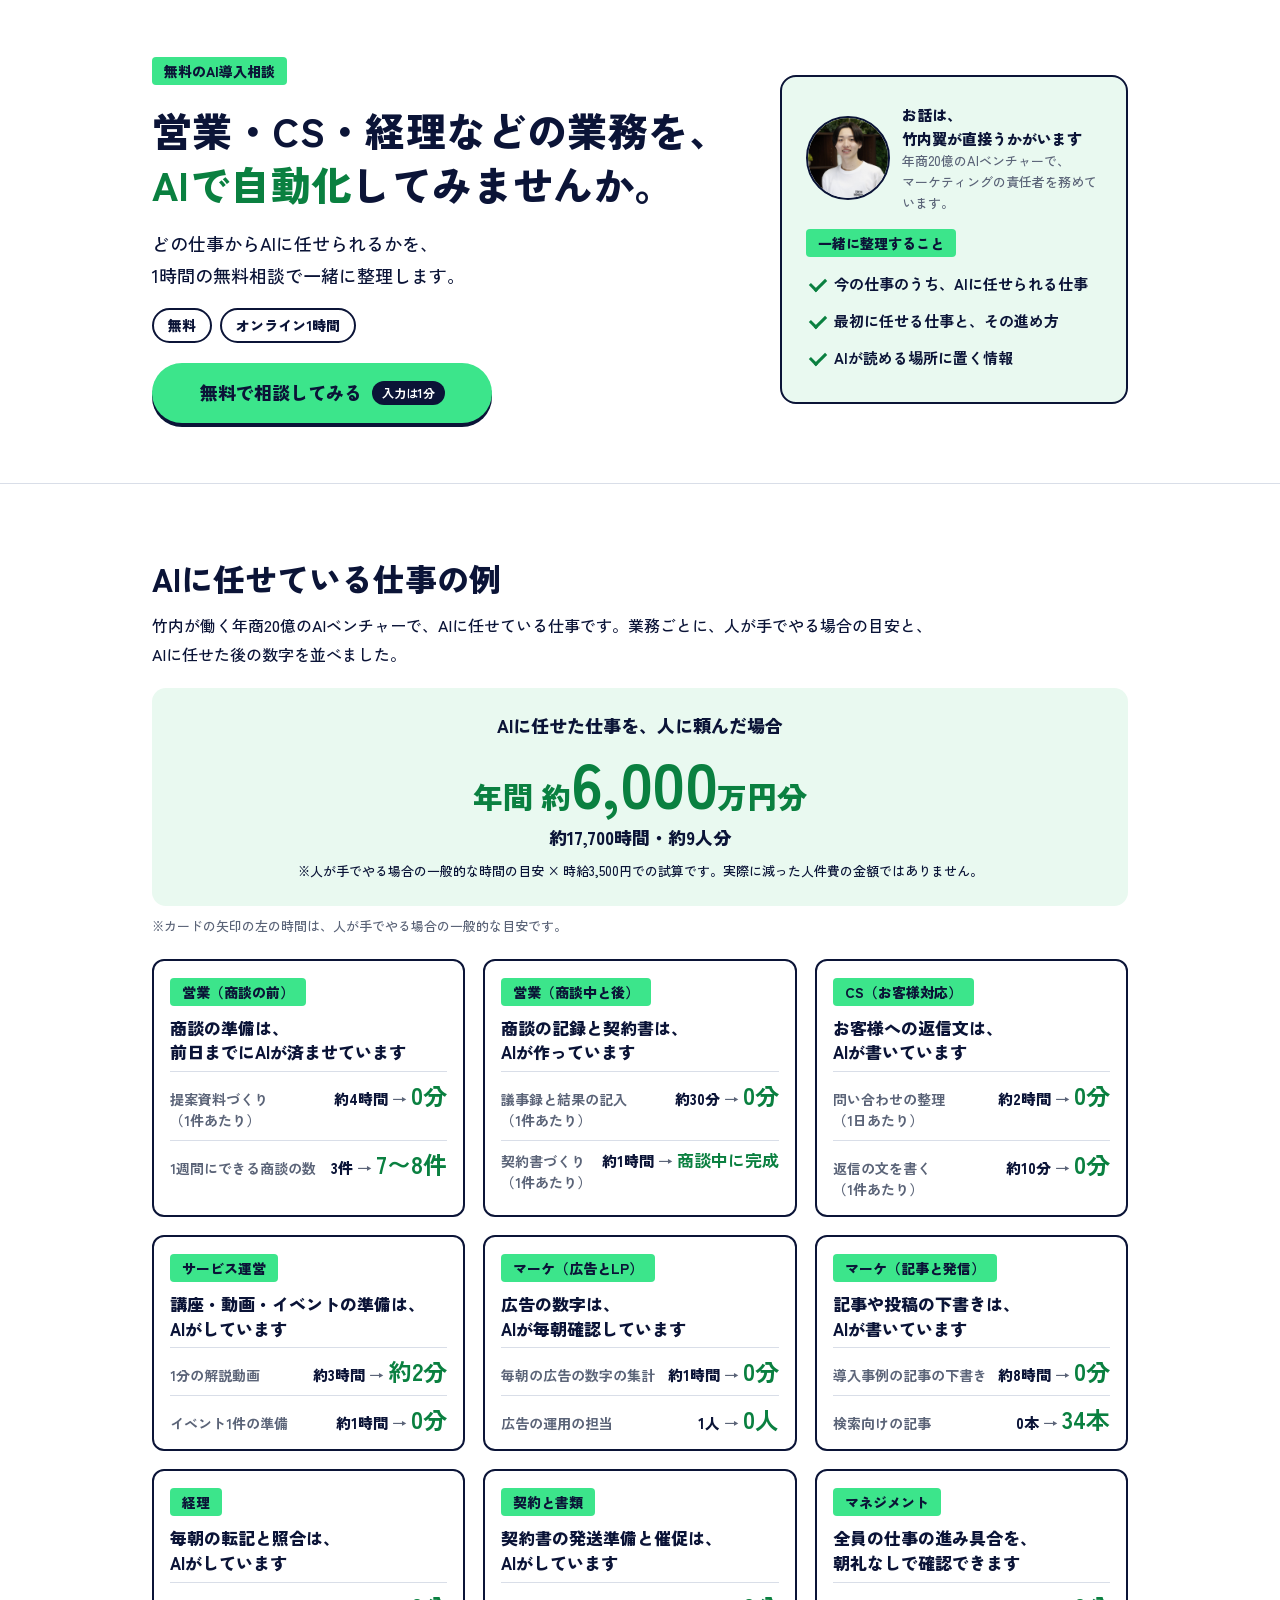
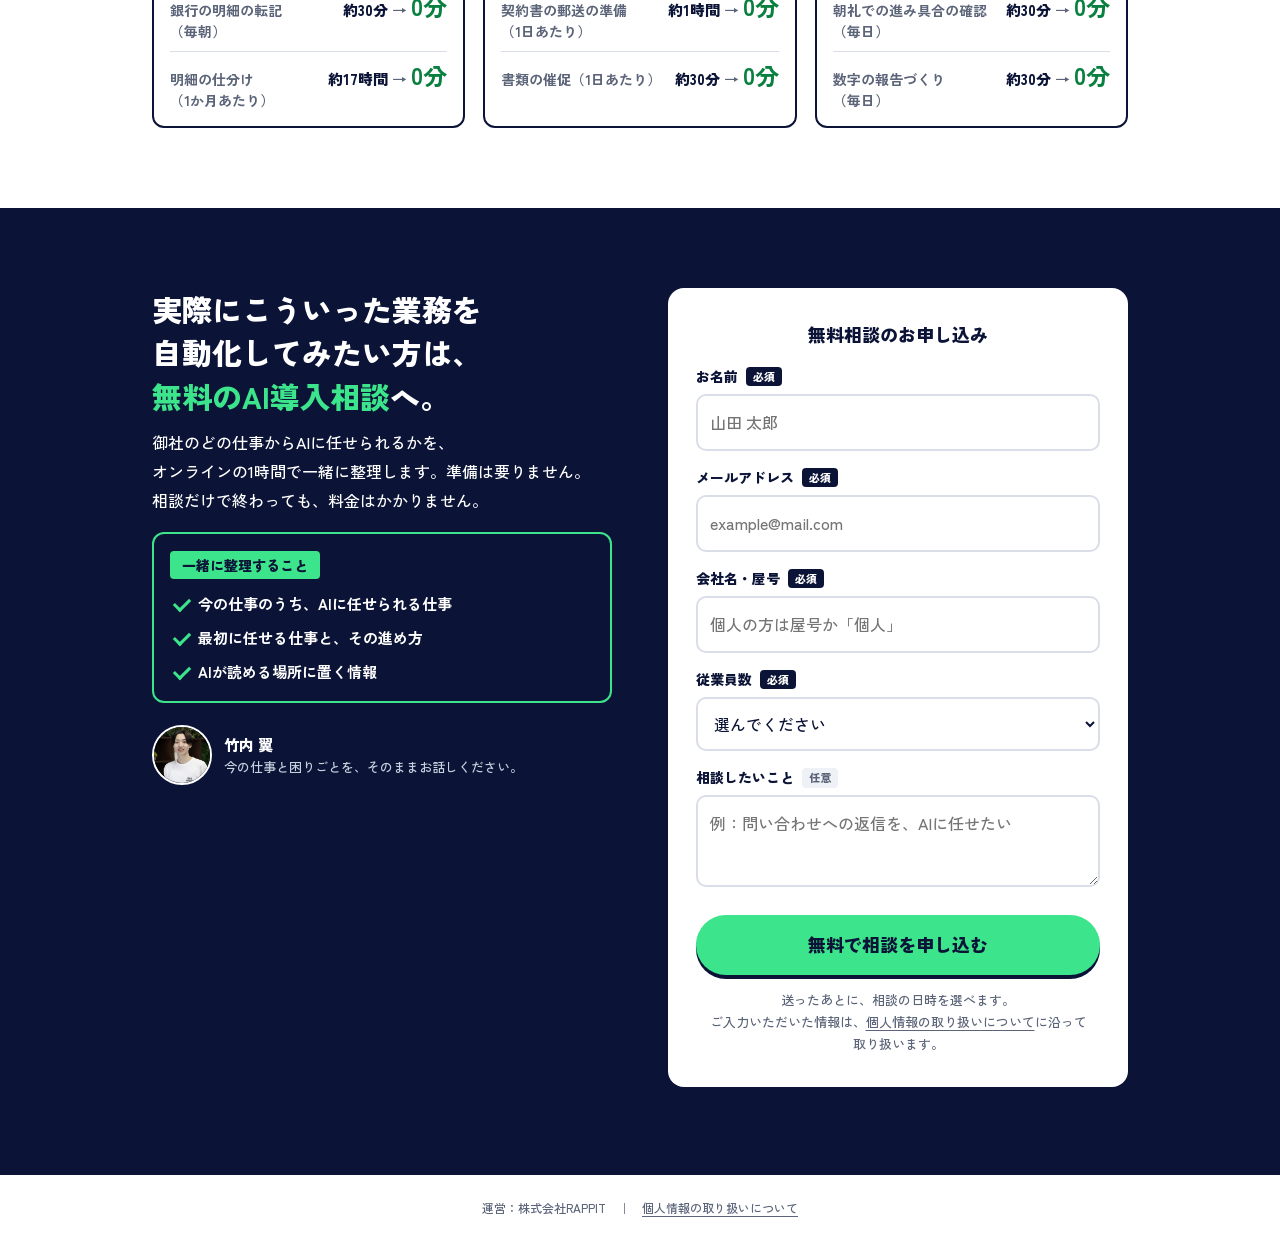
<file: ai/jirei/index.html>
<!doctype html>
<html lang="ja">
<head>
<meta charset="utf-8">
<meta name="viewport" content="width=device-width, initial-scale=1">
<meta name="robots" content="noindex">
<title>無料のAI導入相談｜業務別のAI活用事例</title>
<meta name="description" content="営業・CS・経理などの業務を、AIで自動化してみたい方へ。どの仕事からAIに任せられるかを、1時間の無料相談で一緒に整理します。">
<meta property="og:type" content="website">
<meta property="og:title" content="無料のAI導入相談｜業務別のAI活用事例">
<meta property="og:description" content="どの仕事からAIに任せられるかを、1時間の無料相談で一緒に整理します。">
<meta property="og:url" content="https://rappit.co.jp/ai/jirei/">
<meta name="twitter:card" content="summary">
<link rel="icon" href="../../favicon.png">
<link rel="preconnect" href="https://fonts.googleapis.com">
<link rel="preconnect" href="https://fonts.gstatic.com" crossorigin>
<link rel="stylesheet" href="https://fonts.googleapis.com/css2?family=Zen+Kaku+Gothic+New:wght@500;700;900&display=swap">
<style>
:root{--navy:#0B1437;--green:#3CE58B;--green-d:#0A8040;--green-l:#E9F9F0;--line:#D9DEE8;--gray:#5B6478;--bg:#fff}
*{box-sizing:border-box}
html{scroll-behavior:smooth;-webkit-text-size-adjust:100%}
body{margin:0;background:var(--bg);color:var(--navy);font-family:"Zen Kaku Gothic New","Hiragino Sans","Noto Sans JP",sans-serif;font-weight:500;font-size:16px;line-height:1.8;word-break:keep-all;overflow-wrap:anywhere}
img{max-width:100%;display:block}
.p{display:inline-block}
.wrap{max-width:1040px;margin:0 auto;padding:0 20px}
.tag{display:inline-block;background:var(--green);color:var(--navy);font-weight:900;font-size:14px;line-height:1;padding:7px 12px;border-radius:4px}
.btn{display:inline-flex;align-items:center;justify-content:center;gap:10px;min-height:60px;padding:14px 30px;border:0;border-radius:999px;background:var(--green);color:var(--navy);font:inherit;font-weight:900;font-size:18px;line-height:1.3;text-decoration:none;cursor:pointer;box-shadow:0 4px 0 var(--navy)}
.btn small{font-size:12px;font-weight:700;background:var(--navy);color:#fff;border-radius:999px;padding:4px 10px}
.btn:hover{transform:translateY(1px);box-shadow:0 3px 0 var(--navy)}
.btn:focus-visible,a:focus-visible,input:focus-visible,select:focus-visible,textarea:focus-visible{outline:3px solid var(--green-d);outline-offset:2px}

/* 1画面目 */
.hero{padding:28px 0 36px;border-bottom:1px solid var(--line)}
.hero h1{margin:14px 0 12px;font-weight:900;font-size:29px;line-height:1.35;letter-spacing:.01em}
.hero h1 em{font-style:normal;color:var(--green-d)}
.hero .lead{margin:0 0 16px;font-size:16px;line-height:1.8}
.chips{display:flex;flex-wrap:wrap;gap:8px;margin:0 0 20px;padding:0;list-style:none}
.chips li{border:2px solid var(--navy);border-radius:999px;padding:3px 14px;font-weight:900;font-size:14px}
.me{display:flex;align-items:center;gap:12px;margin:22px 0 0}
.me img{width:60px;height:60px;border-radius:50%;object-fit:cover;object-position:50% 22%;border:2px solid var(--navy);flex:none}
.me p{margin:0;font-size:13px;line-height:1.6;color:var(--gray)}
.me b{display:block;color:var(--navy);font-size:15px;font-weight:900}
.hero .btn{width:100%}

/* 実例 */
.cases{padding:44px 0 48px}
h2{margin:0 0 10px;font-weight:900;font-size:24px;line-height:1.4}
.cases .lead{margin:0 0 20px;font-size:15px}
.total{background:var(--green-l);border-radius:14px;padding:18px 16px;text-align:center;margin:0 0 10px}
.total .note-in{margin-top:10px;font-size:13px;font-weight:500;line-height:1.6;text-align:left}
.total p{margin:0;font-weight:900;font-size:15px;line-height:1.5}
.total .num{font-size:22px;color:var(--green-d);line-height:1.2;margin:4px 0}
.total .num b{font-size:44px;letter-spacing:-.01em}
.note{margin:0 0 22px;font-size:13px;line-height:1.6;color:var(--gray)}
.grid{display:grid;gap:14px;grid-template-columns:1fr}
.card{border:2px solid var(--navy);border-radius:12px;padding:16px 16px 6px;background:#fff}
.card h3{margin:10px 0 6px;font-weight:900;font-size:17px;line-height:1.45}
.row{display:flex;align-items:baseline;justify-content:space-between;gap:10px;padding:9px 0;border-top:1px solid var(--line)}
.row .what{font-size:14px;line-height:1.5;color:var(--gray);font-weight:700;flex:1}
.row .ba{white-space:nowrap;font-weight:900;font-size:15px;line-height:1.2;text-align:right}
.row .ba i{font-style:normal;color:var(--gray);margin:0 4px}
.row .ba b{color:var(--green-d);font-size:24px}
.row .ba b.s{font-size:17px}

/* 案内と申し込み */
.cta{background:var(--navy);color:#fff;padding:48px 0 56px}
.cta h2{font-size:25px;line-height:1.45}
.cta h2 em{font-style:normal;color:var(--green)}
.cta .lead{margin:0 0 18px;font-size:15px}
.sort{margin:0 0 22px;padding:16px 16px 12px;border:2px solid var(--green);border-radius:12px}
.sort .tag{margin-bottom:8px}
.sort ul{margin:0;padding:0;list-style:none}
.sort li{position:relative;padding:5px 0 5px 28px;font-weight:700;font-size:15px;line-height:1.6}
.sort li::before{content:"";position:absolute;left:4px;top:11px;width:13px;height:7px;border-left:3px solid var(--green);border-bottom:3px solid var(--green);transform:rotate(-45deg)}
.cta .me p{color:#C9D0E0}.cta .me b{color:#fff}.cta .me img{border-color:#fff}
.cta .me{margin:0 0 26px}
.form{background:#fff;color:var(--navy);border-radius:16px;padding:22px 18px 24px}
.form .ttl{margin:0 0 14px;font-weight:900;font-size:18px;text-align:center}
.f{margin:0 0 14px}
.f label{display:block;margin:0 0 5px;font-weight:900;font-size:14px}
.req,.opt{display:inline-block;margin-left:8px;padding:2px 7px;border-radius:4px;font-size:11px;font-weight:900;line-height:1.4;vertical-align:1px}
.req{background:var(--navy);color:#fff}.opt{background:#EEF1F6;color:var(--gray)}
.f input,.f select,.f textarea{width:100%;border:2px solid var(--line);border-radius:10px;padding:12px;font:inherit;font-size:16px;color:var(--navy);background:#fff}
.f textarea{min-height:92px;resize:vertical}
.form .btn{width:100%;margin-top:6px}
.form .btn.sending{opacity:.6;pointer-events:none}
.f-err{margin:0 0 12px;padding:10px 12px;border:2px solid #c0392b;border-radius:10px;color:#c0392b;font-weight:700;font-size:14px}
.f-priv{margin:14px 0 0;text-align:center;font-size:13px;line-height:1.7;color:var(--gray)}
.f-priv a{color:inherit;text-underline-offset:3px}
.hp{position:absolute;left:-9999px;width:1px;height:1px;overflow:hidden}
.after{display:none}
.form[data-step="cal"] .before{display:none}
.form[data-step="cal"] .after{display:block}
.after p{margin:0 0 14px;font-weight:900;font-size:16px;line-height:1.7;text-align:center}
.cal-frame{display:block;width:100%;height:640px;border:0;border-radius:12px;background:#fff}
footer{padding:22px 0 30px;text-align:center;font-size:12px;color:var(--gray)}
footer a{color:inherit;text-underline-offset:3px}
footer p{margin:0 0 6px}

@media (min-width:860px){
  .wrap{padding:0 32px}
  .hero{padding:56px 0 60px}
  .hero-in{display:grid;grid-template-columns:1.25fr .75fr;gap:48px;align-items:center}
  .hero h1{font-size:40px;margin:18px 0 16px}
  .hero .lead{font-size:18px}
  .hero .btn{width:auto;min-width:340px}
  .hero-side{border:2px solid var(--navy);border-radius:16px;padding:26px 24px;background:var(--green-l)}
  .hero-side .me{margin:0 0 14px}
  .hero-side .me img{width:84px;height:84px}
  .hero-side ul{margin:0;padding:0;list-style:none}
  .hero-side li{position:relative;padding:5px 0 5px 28px;font-weight:700;font-size:15px}
  .hero-side li::before{content:"";position:absolute;left:4px;top:13px;width:13px;height:7px;border-left:3px solid var(--green-d);border-bottom:3px solid var(--green-d);transform:rotate(-45deg)}
  .hero-main>.me{display:none}
  h2{font-size:32px}
  .cases{padding:72px 0 80px}
  .cases .lead{font-size:16px}
  .total{padding:24px}
  .total p{font-size:18px}.total .num{font-size:30px}.total .num b{font-size:64px}.total .note-in{font-size:13px;text-align:center}
  .grid{grid-template-columns:repeat(3,1fr);gap:18px}
  .cta{padding:80px 0 88px}
  .cta-in{display:grid;grid-template-columns:1fr 1fr;gap:56px;align-items:start}
  .cta h2{font-size:30px}
  .cta .lead{font-size:16px}
  .form{padding:30px 28px 32px}
}
@media (max-width:859px){.hero-side{display:none}.hero h1 br{display:none}}
</style>
<!-- Google タグ（GA4・RAPPIT） -->
<script async src="https://www.googletagmanager.com/gtm.js?id=GTM-WGKH6LDX"></script>
<script>window.dataLayer=window.dataLayer||[];function gtag(){dataLayer.push(arguments);}gtag('js',new Date());</script>
</head>
<body>

<header class="hero"><div class="wrap"><div class="hero-in">
  <div class="hero-main">
    <span class="tag">無料のAI導入相談</span>
    <h1><span class="p">営業・CS・経理などの</span><span class="p">業務を、</span><br><em class="p">AIで自動化</em><span class="p">してみませんか。</span></h1>
    <p class="lead">どの仕事からAIに任せられるかを、1時間の無料相談で一緒に整理します。</p>
    <ul class="chips"><li>無料</li><li>オンライン1時間</li></ul>
    <a class="btn" href="#form">無料で相談してみる<small>入力は1分</small></a>
    <div class="me"><img src="../img/w_face.jpg" alt="竹内翼の写真" width="60" height="60"><p><b>お話は、竹内翼が直接うかがいます</b>年商20億のAIベンチャーで、マーケティングの責任者を務めています。</p></div>
  </div>
  <aside class="hero-side">
    <div class="me"><img src="../img/w_face.jpg" alt="竹内翼の写真" width="84" height="84"><p><b>お話は、竹内翼が直接うかがいます</b>年商20億のAIベンチャーで、マーケティングの責任者を務めています。</p></div>
    <span class="tag">一緒に整理すること</span>
    <ul style="margin-top:8px"><li>今の仕事のうち、AIに任せられる仕事</li><li>最初に任せる仕事と、その進め方</li><li>AIが読める場所に置く情報</li></ul>
  </aside>
</div></div></header>

<main>
<section class="cases"><div class="wrap">
  <h2>AIに任せている仕事の例</h2>
  <p class="lead">竹内が働く年商20億のAIベンチャーで、AIに任せている仕事です。業務ごとに、人が手でやる場合の目安と、AIに任せた後の数字を並べました。</p>
  <div class="total">
    <p>AIに任せた仕事を、人に頼んだ場合</p>
    <p class="num">年間 約<b>6,000</b>万円分</p>
    <p>約17,700時間・約9人分</p>
    <p class="note-in">※人が手でやる場合の一般的な時間の目安 × 時給3,500円での試算です。実際に減った人件費の金額ではありません。</p>
  </div>
  <p class="note">※カードの矢印の左の時間は、人が手でやる場合の一般的な目安です。</p>

  <div class="grid">
    <article class="card"><span class="tag">営業（商談の前）</span><h3>商談の準備は、前日までにAIが済ませています</h3>
      <div class="row"><span class="what">提案資料づくり（1件あたり）</span><span class="ba">約4時間<i>→</i><b>0分</b></span></div>
      <div class="row"><span class="what">1週間にできる商談の数</span><span class="ba">3件<i>→</i><b>7〜8件</b></span></div></article>
    <article class="card"><span class="tag">営業（商談中と後）</span><h3>商談の記録と契約書は、AIが作っています</h3>
      <div class="row"><span class="what">議事録と結果の記入（1件あたり）</span><span class="ba">約30分<i>→</i><b>0分</b></span></div>
      <div class="row"><span class="what">契約書づくり（1件あたり）</span><span class="ba">約1時間<i>→</i><b class="s">商談中に完成</b></span></div></article>
    <article class="card"><span class="tag">CS（お客様対応）</span><h3>お客様への返信文は、AIが書いています</h3>
      <div class="row"><span class="what">問い合わせの整理（1日あたり）</span><span class="ba">約2時間<i>→</i><b>0分</b></span></div>
      <div class="row"><span class="what">返信の文を書く（1件あたり）</span><span class="ba">約10分<i>→</i><b>0分</b></span></div></article>
    <article class="card"><span class="tag">サービス運営</span><h3>講座・動画・イベントの準備は、AIがしています</h3>
      <div class="row"><span class="what">1分の解説動画</span><span class="ba">約3時間<i>→</i><b>約2分</b></span></div>
      <div class="row"><span class="what">イベント1件の準備</span><span class="ba">約1時間<i>→</i><b>0分</b></span></div></article>
    <article class="card"><span class="tag">マーケ（広告とLP）</span><h3>広告の数字は、AIが毎朝確認しています</h3>
      <div class="row"><span class="what">毎朝の広告の数字の集計</span><span class="ba">約1時間<i>→</i><b>0分</b></span></div>
      <div class="row"><span class="what">広告の運用の担当</span><span class="ba">1人<i>→</i><b>0人</b></span></div></article>
    <article class="card"><span class="tag">マーケ（記事と発信）</span><h3>記事や投稿の下書きは、AIが書いています</h3>
      <div class="row"><span class="what">導入事例の記事の下書き</span><span class="ba">約8時間<i>→</i><b>0分</b></span></div>
      <div class="row"><span class="what">検索向けの記事</span><span class="ba">0本<i>→</i><b>34本</b></span></div></article>
    <article class="card"><span class="tag">経理</span><h3>毎朝の転記と照合は、AIがしています</h3>
      <div class="row"><span class="what">銀行の明細の転記（毎朝）</span><span class="ba">約30分<i>→</i><b>0分</b></span></div>
      <div class="row"><span class="what">明細の仕分け（1か月あたり）</span><span class="ba">約17時間<i>→</i><b>0分</b></span></div></article>
    <article class="card"><span class="tag">契約と書類</span><h3>契約書の発送準備と催促は、AIがしています</h3>
      <div class="row"><span class="what">契約書の郵送の準備（1日あたり）</span><span class="ba">約1時間<i>→</i><b>0分</b></span></div>
      <div class="row"><span class="what">書類の催促（1日あたり）</span><span class="ba">約30分<i>→</i><b>0分</b></span></div></article>
    <article class="card"><span class="tag">マネジメント</span><h3>全員の仕事の進み具合を、朝礼なしで確認できます</h3>
      <div class="row"><span class="what">朝礼での進み具合の確認（毎日）</span><span class="ba">約30分<i>→</i><b>0分</b></span></div>
      <div class="row"><span class="what">数字の報告づくり（毎日）</span><span class="ba">約30分<i>→</i><b>0分</b></span></div></article>
  </div>
</div></section>

<section class="cta" id="form"><div class="wrap"><div class="cta-in">
  <div>
    <h2><span class="p">実際にこういった業務を</span><span class="p">自動化してみたい方は、</span><br><em class="p">無料のAI導入相談</em><span class="p">へ。</span></h2>
    <p class="lead">御社のどの仕事からAIに任せられるかを、オンラインの1時間で一緒に整理します。準備は要りません。相談だけで終わっても、料金はかかりません。</p>
    <div class="sort"><span class="tag">一緒に整理すること</span>
      <ul><li>今の仕事のうち、AIに任せられる仕事</li><li>最初に任せる仕事と、その進め方</li><li>AIが読める場所に置く情報</li></ul></div>
    <div class="me"><img loading="lazy" src="../img/w_face.jpg" alt="竹内翼の写真" width="60" height="60"><p><b>竹内 翼</b>今の仕事と困りごとを、そのままお話しください。</p></div>
  </div>
  <form class="form" novalidate>
    <div class="before">
      <p class="ttl">無料相談のお申し込み</p>
      <div class="hp" aria-hidden="true"><label>ここには入力しないでください<input type="text" name="website" tabindex="-1" autocomplete="off"></label></div>
      <div class="f"><label for="f-name">お名前<span class="req">必須</span></label><input type="text" name="name" id="f-name" required autocomplete="name" placeholder="山田 太郎"></div>
      <div class="f"><label for="f-email">メールアドレス<span class="req">必須</span></label><input type="email" name="email" id="f-email" required autocomplete="email" placeholder="example@mail.com"></div>
      <div class="f"><label for="f-company">会社名・屋号<span class="req">必須</span></label><input type="text" name="company" id="f-company" required autocomplete="organization" placeholder="個人の方は屋号か「個人」"></div>
      <div class="f"><label for="f-size">従業員数<span class="req">必須</span></label><select name="size" id="f-size" required><option value="" disabled selected>選んでください</option><option>1人（自分だけ）</option><option>2〜10人</option><option>11〜50人</option><option>51〜100人</option><option>101人以上</option></select></div>
      <div class="f"><label for="f-message">相談したいこと<span class="opt">任意</span></label><textarea name="message" id="f-message" placeholder="例：問い合わせへの返信を、AIに任せたい"></textarea></div>
      <p class="f-err" role="alert" hidden></p>
      <button class="btn" type="submit" id="send">無料で相談を申し込む</button>
      <p class="f-priv">送ったあとに、相談の日時を選べます。<br><span class="p">ご入力いただいた情報は、</span><span class="p"><a href="../../privacy.html" target="_blank" rel="noopener">個人情報の取り扱いについて</a>に沿って</span><span class="p">取り扱います。</span></p>
    </div>
    <div class="after"><p class="cal-done"></p><div id="cal"></div></div>
  </form>
</div></div></section>
</main>

<footer><div class="wrap">
  <p>運営：株式会社RAPPIT　｜　<a href="../../privacy.html" target="_blank" rel="noopener">個人情報の取り扱いについて</a></p>
</div></footer>

<script>
/* フォームを送る → 相談の日時を選ぶ（送り先と予約ページは /ai/ と同じ） */
(function(){
var CFG={"endpoint":"https://script.google.com/macros/s/AKfycbwMBu4dDKdsGgq6FczFki-glBZvnC-6FqD1vw2O6gZmeLUw2rY1ELrIjxlli5k77ykzmw/exec","booking_url":"https://calendar.google.com/calendar/appointments/schedules/AcZssZ22UInD1GLLEt0wSn90bUMRkBfsKuHQ0HTt7bIdy24QhfE3XTHQ6lD46czwwAEPf--35vl9U_lY?gv=true"};
var f=document.querySelector('form.form');if(!f)return;
var btn=document.getElementById('send'),err=f.querySelector('.f-err'),cal=document.getElementById('cal'),done=f.querySelector('.cal-done');
var src='';try{var q=new URLSearchParams(location.search);src=q.get('v')||q.get('utm_content')||q.get('utm_source')||''}catch(e){}
function show(m){err.textContent=m;err.hidden=!m}
function val(n){var el=f.querySelector('[name="'+n+'"]');return el?el.value.trim():''}
function finish(){
  if(CFG.booking_url){done.innerHTML='この度はお申し込みいただき、誠にありがとうございます。<br>続けて、ご希望の日時をお選びください。';var i=document.createElement('iframe');i.src=CFG.booking_url;i.title='相談の日時を選ぶ';i.className='cal-frame';cal.appendChild(i)}
  else{done.innerHTML='この度はお申し込みいただき、誠にありがとうございます。<br>ご相談の日時は、メールでご連絡いたします。'}
  f.setAttribute('data-step','cal');f.scrollIntoView({block:'start'});
}
f.addEventListener('submit',function(ev){
  ev.preventDefault();if(btn.disabled)return;
  var d={kind:'無料相談',name:val('name'),email:val('email'),company:val('company'),size:val('size'),message:val('message'),src:src,page:location.pathname,hp:val('website')};
  var miss=['name','email','company','size'].filter(function(n){return !d[n]})[0];
  if(miss){show('お名前・メールアドレス・会社名（屋号）・従業員数をご入力ください。');f.querySelector('[name="'+miss+'"]').focus();return}
  if(!/^[^\s@]+@[^\s@]+\.[^\s@]+$/.test(d.email)){show('メールアドレスをご確認ください。');f.querySelector('[name="email"]').focus();return}
  if(!CFG.endpoint){show('ただいま準備中です。');return}
  show('');btn.disabled=true;btn.classList.add('sending');
  fetch(CFG.endpoint,{method:'POST',headers:{'Content-Type':'text/plain;charset=utf-8'},body:JSON.stringify(d)})
   .then(function(r){if(!r.ok)throw 0;return r.json()}).then(function(j){if(!j||!j.ok)throw 0;try{gtag('event','generate_lead',{form_kind:d.kind||'',page_path:location.pathname})}catch(e){}finish()})
   .catch(function(){btn.disabled=false;btn.classList.remove('sending');show('送信できませんでした。お手数ですが、時間をおいて、もう一度お試しください。')});
});
})();
</script>
</body>
</html>
</file>
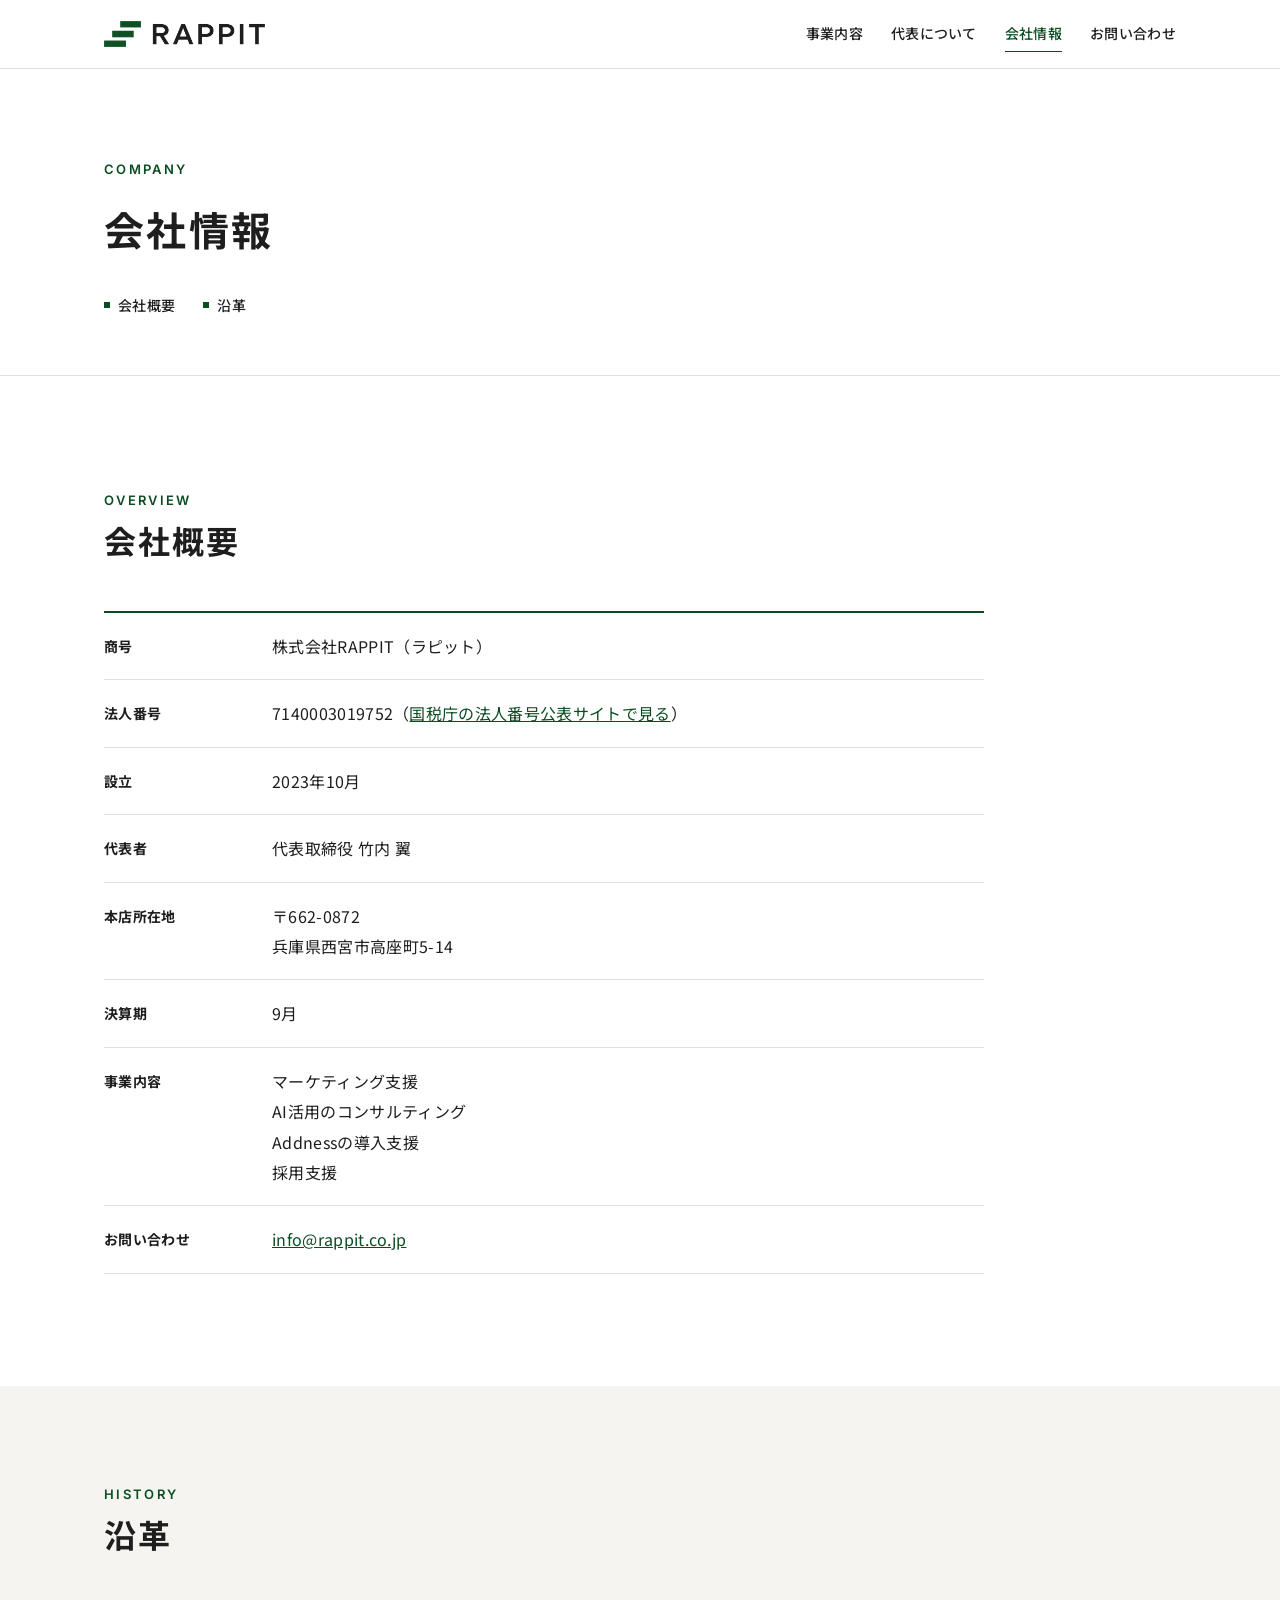
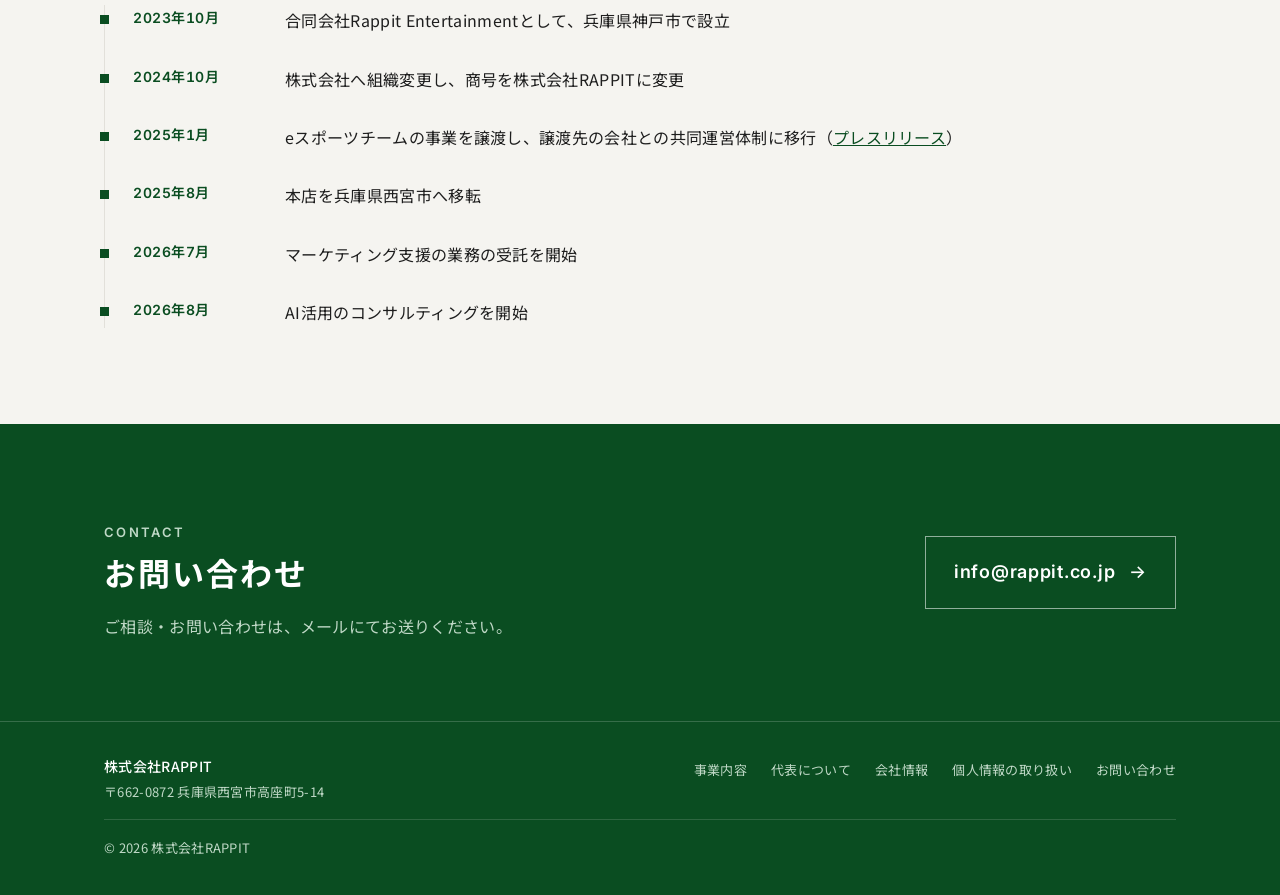
<file: company.html>
<!doctype html>
<html lang="ja">
<head>
<meta charset="utf-8">
<meta name="viewport" content="width=device-width,initial-scale=1,viewport-fit=cover">
<title>会社情報｜株式会社RAPPIT</title>
<meta name="description" content="株式会社RAPPIT（ラピット）の会社概要と沿革です。">
<meta property="og:title" content="会社情報｜株式会社RAPPIT">
<meta property="og:description" content="株式会社RAPPIT（ラピット）の会社概要と沿革です。">
<meta property="og:type" content="website">
<link rel="canonical" href="https://rappit.co.jp/company.html">
<meta property="og:url" content="https://rappit.co.jp/company.html">
<link rel="icon" href="favicon.png">
<link rel="apple-touch-icon" href="apple-touch-icon.png">
<link rel="preconnect" href="https://fonts.googleapis.com">
<link rel="preconnect" href="https://fonts.gstatic.com" crossorigin>
<link href="https://fonts.googleapis.com/css2?family=Inter:wght@500;600&family=Noto+Sans+JP:wght@400;500;700&display=swap" rel="stylesheet">
<link rel="stylesheet" href="style.css">
<!-- Google タグ（GA4・RAPPIT） -->
<script async src="https://www.googletagmanager.com/gtm.js?id=GTM-WGKH6LDX"></script>
<script>window.dataLayer=window.dataLayer||[];function gtag(){dataLayer.push(arguments);}gtag('js',new Date());</script>
</head>
<body>
<header>
  <div class="in">
    <a class="logo" href="./" aria-label="株式会社RAPPIT トップ">
      <img class="l-light" src="logo.png" alt="RAPPIT" width="1193" height="193">
      <img class="l-dark" src="logo-dark.png" alt="RAPPIT" width="1193" height="193">
    </a>
    <nav aria-label="メニュー">
      <a href="./#business">事業内容</a>
      <a href="./#profile">代表について</a>
      <a href="company.html" aria-current="page">会社情報</a>
      <a href="#contact">お問い合わせ</a>
    </nav>
  </div>
</header>

<main>
  <div class="page-head">
    <div class="in">
      <p class="eyebrow">Company</p>
      <h1>会社情報</h1>
      <ul class="toc" aria-label="このページの内容">
        <li><a href="#overview">会社概要</a></li>
        <li><a href="#history">沿革</a></li>
      </ul>
    </div>
  </div>

  <section class="sec" id="overview">
    <div class="in">
      <div class="sec-head">
        <p class="eyebrow">Overview</p>
        <h2>会社概要</h2>
      </div>
      <div class="facts-wrap">
        <dl class="facts">
          <div><dt>商号</dt><dd>株式会社RAPPIT（ラピット）</dd></div>
          <div><dt>法人番号</dt><dd>7140003019752（<a href="https://www.houjin-bangou.nta.go.jp/henkorireki-johoto.html?selHouzinNo=7140003019752" target="_blank" rel="noopener">国税庁の法人番号公表サイトで見る</a>）</dd></div>
          <div><dt>設立</dt><dd>2023年10月</dd></div>
          <div><dt>代表者</dt><dd>代表取締役 竹内 翼</dd></div>
          <div><dt>本店所在地</dt><dd>〒662-0872<br>兵庫県西宮市高座町5-14</dd></div>
          <div><dt>決算期</dt><dd>9月</dd></div>
          <div><dt>事業内容</dt><dd>マーケティング支援<br>AI活用のコンサルティング<br>Addnessの導入支援<br>採用支援</dd></div>
          <div><dt>お問い合わせ</dt><dd><a href="mailto:info@rappit.co.jp">info@rappit.co.jp</a></dd></div>
        </dl>
      </div>
    </div>
  </section>

  <div class="band" id="history">
    <div class="in">
      <div class="sec-head">
        <p class="eyebrow">History</p>
        <h2>沿革</h2>
      </div>
      <ol class="history">
        <li><time datetime="2023-10">2023年10月</time><span>合同会社Rappit Entertainmentとして、兵庫県神戸市で設立</span></li>
        <li><time datetime="2024-10">2024年10月</time><span>株式会社へ組織変更し、商号を株式会社RAPPITに変更</span></li>
        <li><time datetime="2025-01">2025年1月</time><span>eスポーツチームの事業を譲渡し、譲渡先の会社との共同運営体制に移行（<a href="https://prtimes.jp/main/html/rd/p/000000007.000132459.html" target="_blank" rel="noopener">プレスリリース</a>）</span></li>
        <li><time datetime="2025-08">2025年8月</time><span>本店を兵庫県西宮市へ移転</span></li>
        <li><time datetime="2026-07">2026年7月</time><span>マーケティング支援の業務の受託を開始</span></li>
        <li><time datetime="2026-08">2026年8月</time><span>AI活用のコンサルティングを開始</span></li>
      </ol>
    </div>
  </div>

  <section class="contact" id="contact">
    <div class="in">
      <div>
        <p class="eyebrow">Contact</p>
        <h2>お問い合わせ</h2>
        <p>ご相談・お問い合わせは、メールにてお送りください。</p>
      </div>
      <a class="mail" href="mailto:info@rappit.co.jp">info@rappit.co.jp</a>
    </div>
  </section>
</main>

<footer>
  <div class="in">
    <div>
      <div class="co">株式会社RAPPIT</div>
      <div>〒662-0872 兵庫県西宮市高座町5-14</div>
    </div>
    <nav aria-label="フッターのメニュー">
      <a href="./#business">事業内容</a>
      <a href="./#profile">代表について</a>
      <a href="company.html">会社情報</a>
      <a href="privacy.html">個人情報の取り扱い</a>
      <a href="#contact">お問い合わせ</a>
    </nav>
    <div class="copy">© 2026 株式会社RAPPIT</div>
  </div>
</footer>
</body>
</html>
</file>
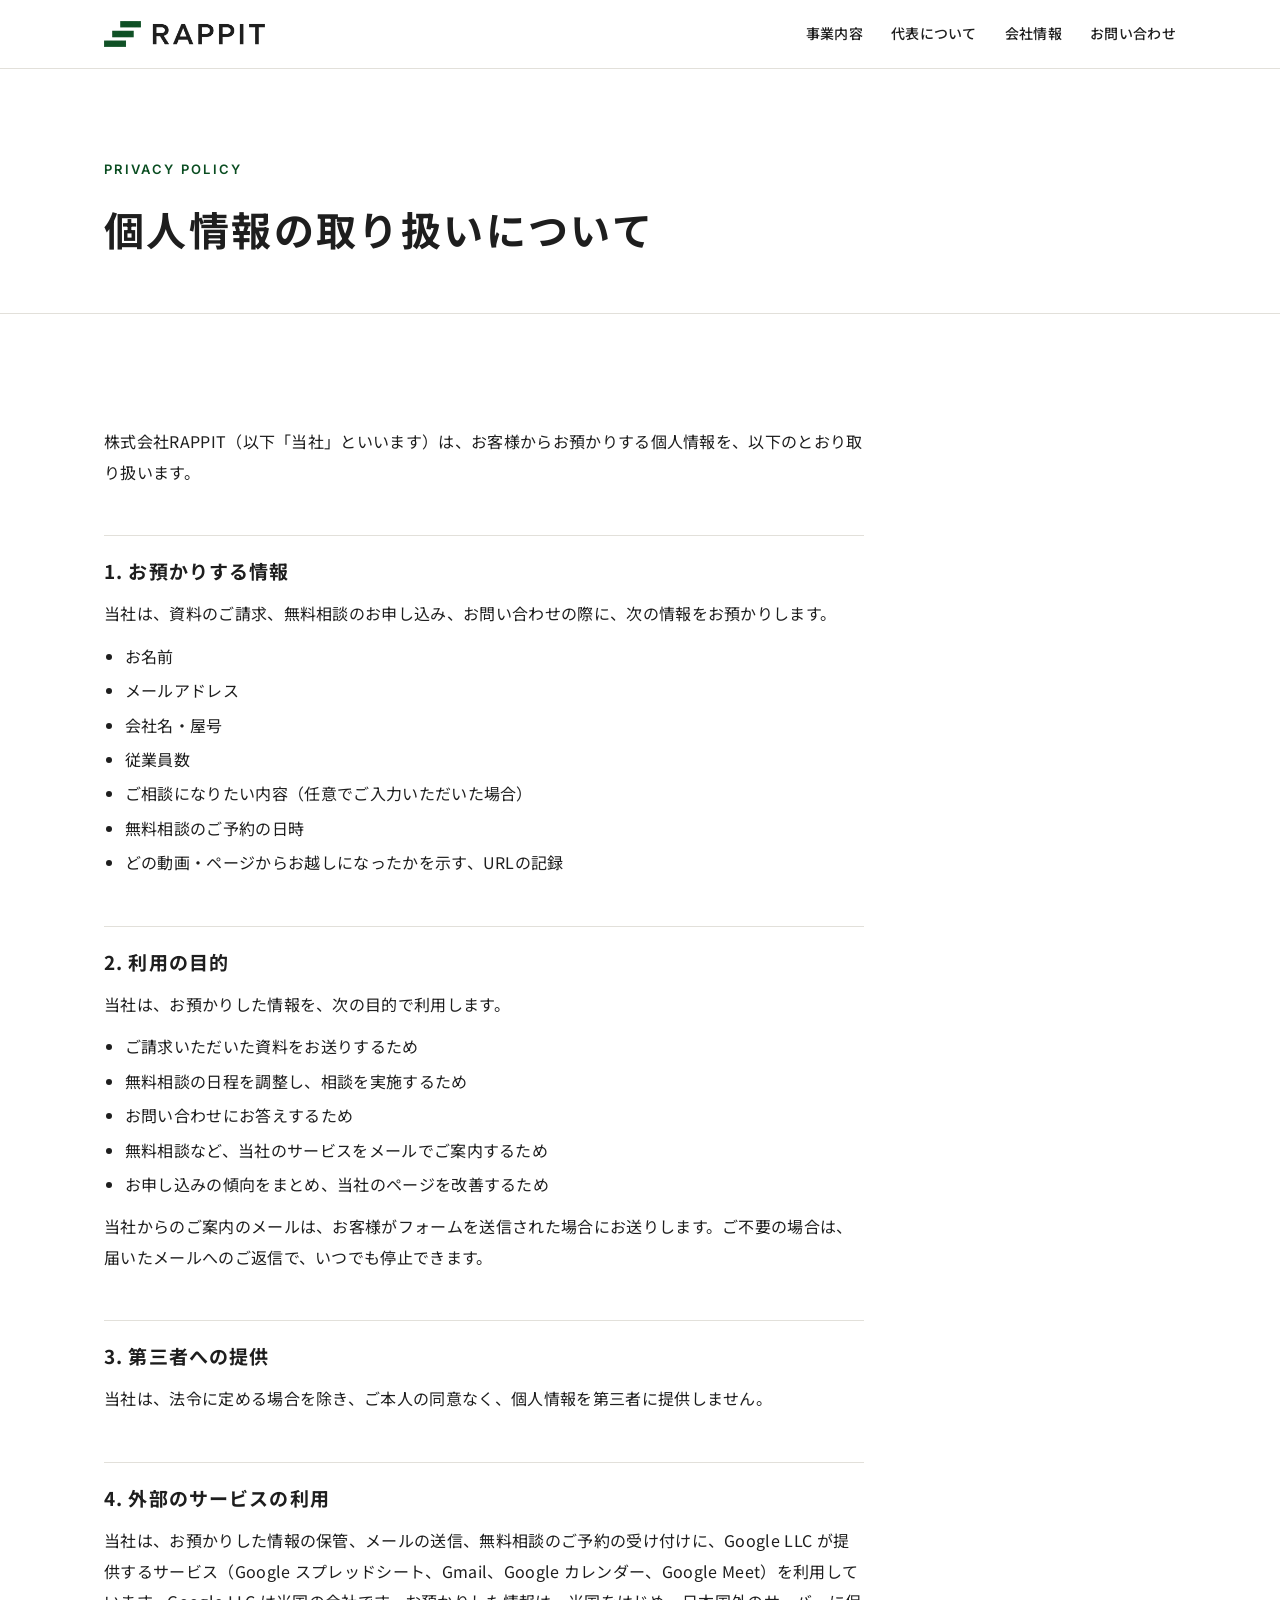
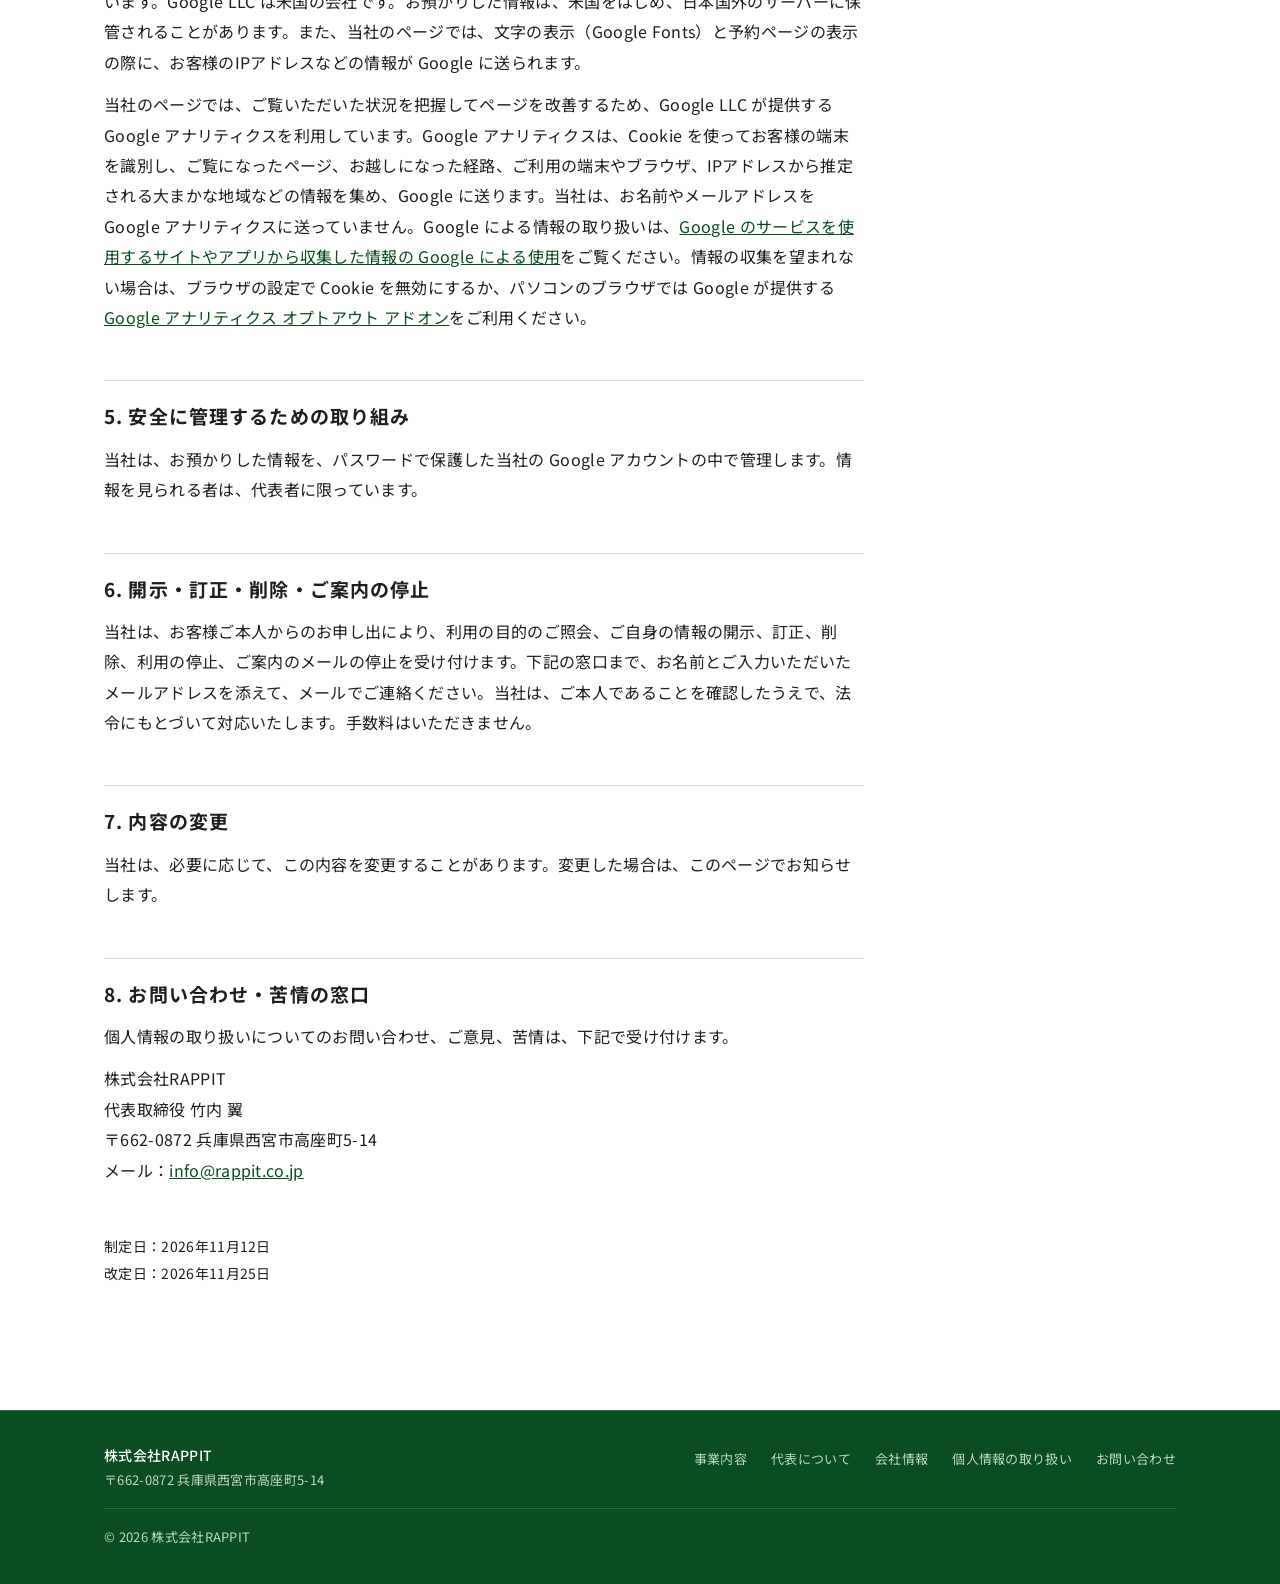
<file: privacy.html>
<!doctype html>
<html lang="ja">
<head>
<meta charset="utf-8">
<meta name="viewport" content="width=device-width,initial-scale=1,viewport-fit=cover">
<title>個人情報の取り扱いについて｜株式会社RAPPIT</title>
<meta name="description" content="株式会社RAPPITの、個人情報の取り扱いについてのご案内です。">
<link rel="canonical" href="https://rappit.co.jp/privacy.html">
<link rel="icon" href="favicon.png">
<link rel="apple-touch-icon" href="apple-touch-icon.png">
<link rel="preconnect" href="https://fonts.googleapis.com">
<link rel="preconnect" href="https://fonts.gstatic.com" crossorigin>
<link href="https://fonts.googleapis.com/css2?family=Inter:wght@500;600&family=Noto+Sans+JP:wght@400;500;700&display=swap" rel="stylesheet">
<link rel="stylesheet" href="style.css">
<style>
.policy{max-width:760px;padding-bottom:112px}
.policy h2{font-size:19px;line-height:1.6;margin:48px 0 12px;padding-top:20px;border-top:1px solid var(--line)}
.policy p{margin:0 0 12px}
.policy ul{margin:0 0 12px;padding-left:1.3em}
.policy li{margin:4px 0}
.policy .date{margin-top:48px;font-size:14px}
@media (max-width:640px){.policy{padding-bottom:72px}.policy h2{font-size:17px;margin-top:36px}}
</style>
<!-- Google タグ（GA4・RAPPIT） -->
<script async src="https://www.googletagmanager.com/gtm.js?id=GTM-WGKH6LDX"></script>
<script>window.dataLayer=window.dataLayer||[];function gtag(){dataLayer.push(arguments);}gtag('js',new Date());</script>
</head>
<body>
<header>
  <div class="in">
    <a class="logo" href="./" aria-label="株式会社RAPPIT トップ">
      <img class="l-light" src="logo.png" alt="RAPPIT" width="1193" height="193">
      <img class="l-dark" src="logo-dark.png" alt="RAPPIT" width="1193" height="193">
    </a>
    <nav aria-label="メニュー">
      <a href="./#business">事業内容</a>
      <a href="./#profile">代表について</a>
      <a href="company.html">会社情報</a>
      <a href="./#contact">お問い合わせ</a>
    </nav>
  </div>
</header>

<main>
  <div class="page-head">
    <div class="in">
      <p class="eyebrow">Privacy Policy</p>
      <h1>個人情報の取り扱いについて</h1>
    </div>
  </div>

  <section class="sec">
    <div class="in">
      <div class="policy">
        <p>株式会社RAPPIT（以下「当社」といいます）は、お客様からお預かりする個人情報を、以下のとおり取り扱います。</p>

        <h2>1. お預かりする情報</h2>
        <p>当社は、資料のご請求、無料相談のお申し込み、お問い合わせの際に、次の情報をお預かりします。</p>
        <ul>
          <li>お名前</li>
          <li>メールアドレス</li>
          <li>会社名・屋号</li>
          <li>従業員数</li>
          <li>ご相談になりたい内容（任意でご入力いただいた場合）</li>
          <li>無料相談のご予約の日時</li>
          <li>どの動画・ページからお越しになったかを示す、URLの記録</li>
        </ul>

        <h2>2. 利用の目的</h2>
        <p>当社は、お預かりした情報を、次の目的で利用します。</p>
        <ul>
          <li>ご請求いただいた資料をお送りするため</li>
          <li>無料相談の日程を調整し、相談を実施するため</li>
          <li>お問い合わせにお答えするため</li>
          <li>無料相談など、当社のサービスをメールでご案内するため</li>
          <li>お申し込みの傾向をまとめ、当社のページを改善するため</li>
        </ul>
        <p>当社からのご案内のメールは、お客様がフォームを送信された場合にお送りします。ご不要の場合は、届いたメールへのご返信で、いつでも停止できます。</p>

        <h2>3. 第三者への提供</h2>
        <p>当社は、法令に定める場合を除き、ご本人の同意なく、個人情報を第三者に提供しません。</p>

        <h2>4. 外部のサービスの利用</h2>
        <p>当社は、お預かりした情報の保管、メールの送信、無料相談のご予約の受け付けに、Google LLC が提供するサービス（Google スプレッドシート、Gmail、Google カレンダー、Google Meet）を利用しています。Google LLC は米国の会社です。お預かりした情報は、米国をはじめ、日本国外のサーバーに保管されることがあります。また、当社のページでは、文字の表示（Google Fonts）と予約ページの表示の際に、お客様のIPアドレスなどの情報が Google に送られます。</p>
        <p>当社のページでは、ご覧いただいた状況を把握してページを改善するため、Google LLC が提供する Google アナリティクスを利用しています。Google アナリティクスは、Cookie を使ってお客様の端末を識別し、ご覧になったページ、お越しになった経路、ご利用の端末やブラウザ、IPアドレスから推定される大まかな地域などの情報を集め、Google に送ります。当社は、お名前やメールアドレスを Google アナリティクスに送っていません。Google による情報の取り扱いは、<a href="https://policies.google.com/technologies/partner-sites?hl=ja" target="_blank" rel="noopener">Google のサービスを使用するサイトやアプリから収集した情報の Google による使用</a>をご覧ください。情報の収集を望まれない場合は、ブラウザの設定で Cookie を無効にするか、パソコンのブラウザでは Google が提供する<a href="https://tools.google.com/dlpage/gaoptout?hl=ja" target="_blank" rel="noopener">Google アナリティクス オプトアウト アドオン</a>をご利用ください。</p>

        <h2>5. 安全に管理するための取り組み</h2>
        <p>当社は、お預かりした情報を、パスワードで保護した当社の Google アカウントの中で管理します。情報を見られる者は、代表者に限っています。</p>

        <h2>6. 開示・訂正・削除・ご案内の停止</h2>
        <p>当社は、お客様ご本人からのお申し出により、利用の目的のご照会、ご自身の情報の開示、訂正、削除、利用の停止、ご案内のメールの停止を受け付けます。下記の窓口まで、お名前とご入力いただいたメールアドレスを添えて、メールでご連絡ください。当社は、ご本人であることを確認したうえで、法令にもとづいて対応いたします。手数料はいただきません。</p>

        <h2>7. 内容の変更</h2>
        <p>当社は、必要に応じて、この内容を変更することがあります。変更した場合は、このページでお知らせします。</p>

        <h2>8. お問い合わせ・苦情の窓口</h2>
        <p>個人情報の取り扱いについてのお問い合わせ、ご意見、苦情は、下記で受け付けます。</p>
        <p>株式会社RAPPIT<br>代表取締役 竹内 翼<br>〒662-0872 兵庫県西宮市高座町5-14<br>メール：<a href="mailto:info@rappit.co.jp">info@rappit.co.jp</a></p>

        <p class="date">制定日：2026年11月12日<br>改定日：2026年11月25日</p>
      </div>
    </div>
  </section>
</main>

<footer>
  <div class="in">
    <div>
      <div class="co">株式会社RAPPIT</div>
      <div>〒662-0872 兵庫県西宮市高座町5-14</div>
    </div>
    <nav aria-label="フッターのメニュー">
      <a href="./#business">事業内容</a>
      <a href="./#profile">代表について</a>
      <a href="company.html">会社情報</a>
      <a href="privacy.html">個人情報の取り扱い</a>
      <a href="./#contact">お問い合わせ</a>
    </nav>
    <div class="copy">© 2026 株式会社RAPPIT</div>
  </div>
</footer>
</body>
</html>
</file>
<file: style.css>
/* 株式会社RAPPIT の共通の見た目。色はすべてここの変数から（ロゴEの深緑と墨の2色） */
:root{
  --bg:#FFFFFF; --paper:#F5F4F0; --ink:#1E1E1E; --muted:#5E5E58; --line:#E2E0DA;
  --accent:#0A4D21; --deep:#0A4D21; --deep-ink:#FFFFFF; --deep-muted:#BFD8C6;
  --hero-bg:#F5F4F0; --hero-img:url("img/hero-light.jpg");
  --logo-light:block; --logo-dark:none;
  --font:"Noto Sans JP","Hiragino Sans",system-ui,-apple-system,sans-serif;
  --latin:"Inter","Noto Sans JP",system-ui,sans-serif;
  color-scheme: light;
}
@media (prefers-color-scheme: dark){
  :root:not([data-theme="light"]){
    --bg:#0F1311; --paper:#19211C; --ink:#ECEFEC; --muted:#A3ADA6; --line:#28302B;
    --accent:#8FD1A5; --deep:#05381A; --deep-ink:#FFFFFF; --deep-muted:#A9CDB4;
    --hero-bg:#05381A; --hero-img:url("img/hero-dark.jpg");
    --logo-light:none; --logo-dark:block;
    color-scheme: dark;
  }
}
:root[data-theme="dark"]{
  --bg:#0F1311; --paper:#19211C; --ink:#ECEFEC; --muted:#A3ADA6; --line:#28302B;
  --accent:#8FD1A5; --deep:#05381A; --deep-ink:#FFFFFF; --deep-muted:#A9CDB4;
  --hero-bg:#05381A; --hero-img:url("img/hero-dark.jpg");
  --logo-light:none; --logo-dark:block;
  color-scheme: dark;
}
*{box-sizing:border-box}
html{scroll-behavior:smooth;scroll-padding-top:80px}
body{margin:0;background:var(--bg);color:var(--ink);font-family:var(--font);font-size:16px;line-height:1.9;letter-spacing:.02em;-webkit-text-size-adjust:100%}
a{color:var(--accent);transition:color .3s ease,background-color .3s ease,border-color .3s ease}
h1,h2,h3,.lead,dd,ol.history span{word-break:auto-phrase}
.in{max-width:1120px;margin:0 auto;padding-left:max(24px, env(safe-area-inset-left, 0px));padding-right:max(24px, env(safe-area-inset-right, 0px))}
.eyebrow{font-family:var(--latin);font-size:13px;font-weight:600;letter-spacing:.18em;text-transform:uppercase;color:var(--accent);margin:0 0 20px}

/* ヘッダー */
header{position:sticky;top:0;z-index:10;background:color-mix(in srgb, var(--bg) 92%, transparent);backdrop-filter:blur(8px);-webkit-backdrop-filter:blur(8px);border-bottom:1px solid var(--line)}
header .in{display:flex;align-items:center;justify-content:space-between;gap:12px 24px;flex-wrap:wrap;padding-top:16px;padding-bottom:16px}
.logo{display:block;line-height:0}
.logo img{height:26px;width:auto}
.logo .l-light{display:var(--logo-light)}
.logo .l-dark{display:var(--logo-dark)}
nav{display:flex;flex-wrap:wrap;gap:4px 28px;font-size:14px;font-weight:500}
nav a{color:var(--ink);text-decoration:none;padding:4px 0;border-bottom:1px solid transparent}
nav a:hover,nav a[aria-current="page"]{color:var(--accent);border-bottom-color:currentColor}

/* トップの最初の画面 */
.hero{position:relative;background:var(--hero-bg);overflow:hidden}
.hero::before{content:"";position:absolute;inset:0;background:var(--hero-img) right center/cover no-repeat}
.hero::after{content:"";position:absolute;inset:0;background:linear-gradient(90deg, var(--hero-bg) 0%, var(--hero-bg) 30%, color-mix(in srgb, var(--hero-bg) 0%, transparent) 68%)}
.hero .in{position:relative;z-index:1;min-height:min(78vh, 600px);display:flex;flex-direction:column;justify-content:center;padding-top:96px;padding-bottom:96px}
.hero h1{margin:0;font-size:clamp(26px,4.2vw,46px);line-height:1.5;letter-spacing:.05em;font-weight:500}
.hero .lead{margin:28px 0 0;font-size:clamp(15px,1.7vw,17px);color:var(--muted);max-width:30em}

/* 下のページの頭 */
.page-head{border-bottom:1px solid var(--line)}
.page-head .in{padding-top:88px;padding-bottom:56px}
.page-head h1{margin:0;font-size:clamp(28px,3.6vw,40px);line-height:1.4;letter-spacing:.06em;font-weight:700}
.toc{display:flex;flex-wrap:wrap;gap:8px 28px;margin:32px 0 0;padding:0;list-style:none;font-size:14px;font-weight:500}
.toc a{color:var(--ink);text-decoration:none;display:inline-flex;align-items:center;gap:8px}
.toc a::before{content:"";width:6px;height:6px;background:var(--accent)}
.toc a:hover{color:var(--accent)}

/* 各節 */
section.sec{padding:112px 0 0}
.sec-head{margin-bottom:48px}
.sec-head .eyebrow{margin:0 0 6px}
h2{margin:0;font-size:clamp(24px,3vw,32px);line-height:1.4;letter-spacing:.06em}
.band{background:var(--paper);margin-top:112px;padding:96px 0}
.band + section.sec,.band + .contact{margin-top:0}

/* 事業内容 */
.biz{list-style:none;margin:0;padding:0;display:grid;grid-template-columns:repeat(2,minmax(0,1fr));gap:48px 40px}
.biz li{border-top:2px solid var(--ink);padding-top:28px}
.biz .num{font-family:var(--latin);font-size:14px;font-weight:600;letter-spacing:.12em;color:var(--accent)}
.biz h3{margin:10px 0 16px;font-size:20px;line-height:1.5;letter-spacing:.04em}
.biz p{margin:0;font-size:15px}

/* 代表について */
.profile{display:grid;grid-template-columns:minmax(0,1fr) minmax(0,2fr);gap:32px 64px}
.profile .who{align-self:start}
.profile .who .photo{display:block;width:100%;max-width:300px;height:auto;aspect-ratio:4/5;object-fit:cover;border-radius:4px;background:var(--paper);margin-bottom:28px}
.profile .who .nmb{border-left:2px solid var(--accent);padding-left:20px}
.profile .who .role{font-size:13px;font-weight:500;color:var(--muted);letter-spacing:.08em}
.profile .who .nm{margin-top:6px;font-size:28px;font-weight:700;line-height:1.4;letter-spacing:.12em}
.profile .who .en{font-family:var(--latin);font-size:13px;font-weight:500;color:var(--muted);letter-spacing:.14em;margin-top:2px}
.profile .txt{max-width:46em}
.profile .txt p{margin:0 0 18px}
.profile .txt p:last-child{margin-bottom:0}
.profile .txt h3{margin:0 0 20px;font-size:14px;font-weight:700;letter-spacing:.1em;color:var(--muted)}

/* 会社概要の表 */
dl.facts{margin:0;border-top:2px solid var(--accent)}
dl.facts div{display:grid;grid-template-columns:9em minmax(0,1fr);gap:4px 24px;padding:18px 0;border-bottom:1px solid var(--line)}
dl.facts dt{font-weight:700;font-size:14px;padding-top:2px}
dl.facts dd{margin:0;font-variant-numeric:tabular-nums}
.facts-wrap{max-width:880px}
.more-link{display:inline-flex;align-items:center;gap:12px;margin-top:32px;padding:14px 24px;border:1px solid var(--ink);color:var(--ink);text-decoration:none;font-size:15px;font-weight:500}
.more-link::after{content:"→"}
.more-link:hover{background:var(--ink);color:var(--bg)}

/* 沿革 */
ol.history{list-style:none;margin:0;padding:0 0 0 28px;border-left:1px solid var(--line);max-width:880px}
ol.history li{position:relative;display:grid;grid-template-columns:8em minmax(0,1fr);gap:4px 24px;padding:0 0 28px}
ol.history li:last-child{padding-bottom:0}
ol.history li::before{content:"";position:absolute;left:-33px;top:10px;width:9px;height:9px;background:var(--accent)}
ol.history time,ol.history .when{font-family:var(--latin);font-size:14px;font-weight:600;letter-spacing:.04em;color:var(--accent);font-variant-numeric:tabular-nums;white-space:nowrap}
ol.history span{display:block}

/* お問い合わせ */
.contact{margin-top:120px;background:var(--deep);color:var(--deep-ink)}
.contact .in{display:grid;grid-template-columns:minmax(0,1fr) auto;align-items:center;gap:28px 48px;padding-top:80px;padding-bottom:80px}
.contact .eyebrow{color:var(--deep-muted);margin-bottom:6px}
.contact h2{color:var(--deep-ink)}
.contact p{margin:16px 0 0;color:var(--deep-muted)}
.mail{display:inline-flex;align-items:center;gap:14px;padding:18px 28px;border:1px solid color-mix(in srgb, var(--deep-ink) 55%, transparent);color:var(--deep-ink);text-decoration:none;font-family:var(--latin);font-size:18px;font-weight:600;letter-spacing:.04em;word-break:break-all}
.mail::after{content:"→";font-weight:500}
.mail:hover{background:var(--deep-ink);color:var(--deep)}

/* フッター */
footer{background:var(--deep);color:var(--deep-muted);border-top:1px solid color-mix(in srgb, var(--deep-ink) 18%, transparent)}
footer .in{display:grid;grid-template-columns:minmax(0,1fr) auto;gap:16px 32px;padding-top:32px;padding-bottom:36px;font-size:13px;line-height:1.8}
footer .co{color:var(--deep-ink);font-weight:500;font-size:14px}
footer nav{gap:4px 24px;font-size:13px;font-weight:400;align-self:start}
footer nav a{color:var(--deep-muted)}
footer nav a:hover{color:var(--deep-ink)}
footer .copy{grid-column:1/-1;padding-top:16px;border-top:1px solid color-mix(in srgb, var(--deep-ink) 14%, transparent)}

/* ── 2026-11-27 トップの作り直しで足した部品 ── */
.nav-cta{background:var(--accent);color:var(--bg) !important;padding:6px 16px !important;border-bottom:0 !important;border-radius:2px}
.nav-cta:hover{opacity:.85}
.cta-row{display:flex;flex-wrap:wrap;gap:12px 16px;margin-top:36px}
.btn{display:inline-flex;align-items:center;gap:12px;padding:15px 28px;border:1px solid var(--ink);color:var(--ink);background:color-mix(in srgb, var(--hero-bg) 80%, transparent);text-decoration:none;font-size:16px;font-weight:700;letter-spacing:.04em}
.btn::after{content:"→";font-weight:500}
.btn:hover{background:var(--ink);color:var(--bg)}
.btn-fill{background:var(--accent);border-color:var(--accent);color:var(--bg)}
.btn-fill:hover{background:var(--ink);border-color:var(--ink);color:var(--bg)}
.cta-note{margin:16px 0 0;font-size:13px;color:var(--muted)}
.stats-wrap{background:var(--deep);color:var(--deep-ink);padding:44px 0 36px}
.stats{list-style:none;margin:0;padding:0;display:grid;grid-template-columns:repeat(3,minmax(0,1fr));gap:24px 40px}
.stats li{border-left:1px solid color-mix(in srgb, var(--deep-ink) 30%, transparent);padding-left:24px}
.stats .v{font-size:18px;font-weight:700;line-height:1.3;letter-spacing:.04em}
.stats .v b{font-family:var(--latin);font-size:clamp(36px,4.6vw,52px);font-weight:600;letter-spacing:0;margin:0 4px 0 2px;font-variant-numeric:tabular-nums}
.stats .k{margin-top:8px;font-size:14px;color:var(--deep-muted);line-height:1.6}
.stats-wrap .note{margin:28px 0 0;font-size:12px;color:var(--deep-muted)}
.sec-lead{margin:18px 0 0;max-width:42em;color:var(--muted);font-size:15px}
.text-link{display:inline-flex;align-items:center;gap:10px;margin-top:20px;font-size:15px;font-weight:700;color:var(--accent);text-decoration:none;border-bottom:1px solid currentColor;padding-bottom:2px}
.text-link::after{content:"→";font-weight:500}
a.text-link:hover{color:var(--ink)}
.cases{list-style:none;margin:0;padding:0;display:grid;grid-template-columns:repeat(4,minmax(0,1fr));gap:20px}
.cases li{background:var(--paper);padding:28px 24px;border-top:2px solid var(--accent)}
.tag{font-size:12px;font-weight:700;letter-spacing:.1em;color:var(--accent)}
.cases h3{margin:10px 0 0;font-size:17px;line-height:1.5}
.cases .per{margin:2px 0 0;font-size:13px;color:var(--muted)}
.cases .chg{margin:22px 0 0;display:flex;align-items:baseline;flex-wrap:wrap;gap:4px 10px;font-variant-numeric:tabular-nums}
.cases .chg span{font-size:14px;color:var(--muted)}
.cases .chg i{font-style:normal;color:var(--muted)}
.cases .chg b{font-size:30px;line-height:1.2;color:var(--accent)}
.cases + .more-link{margin-top:40px}
.media{display:grid;grid-template-columns:repeat(2,minmax(0,1fr));gap:32px}
.media-card{display:block;border:1px solid var(--line);color:var(--ink);text-decoration:none;background:var(--bg)}
.media-card img{display:block;width:100%;height:auto;aspect-ratio:16/9;object-fit:cover;border-bottom:1px solid var(--line)}
.media-card .body{padding:24px 24px 28px}
.media-card h3{margin:8px 0 0;font-size:18px;line-height:1.6}
.media-card .text-link{margin-top:14px}
.media-card:hover{border-color:var(--accent)}
.media-x{margin:28px 0 0;font-size:15px;color:var(--muted)}
.news{list-style:none;margin:0;padding:0;border-top:2px solid var(--accent);max-width:880px}
.news li{display:grid;grid-template-columns:8em minmax(0,1fr);gap:4px 24px;padding:18px 0;border-bottom:1px solid var(--line)}
.news time{font-family:var(--latin);font-size:14px;font-weight:600;color:var(--muted);font-variant-numeric:tabular-nums;padding-top:2px}
.news a{color:var(--ink);text-decoration:none}
.news a:hover{color:var(--accent);text-decoration:underline}
.contact-btns{display:flex;flex-direction:column;gap:12px;align-items:stretch}
.contact-btns .mail{justify-content:space-between}
.mail.solid{background:var(--deep-ink);color:var(--deep);font-family:var(--font);border-color:var(--deep-ink)}
.mail.solid:hover{background:transparent;color:var(--deep-ink)}
@media (max-width:900px){
  .cases{grid-template-columns:repeat(2,minmax(0,1fr))}
}
@media (max-width:720px){
  .stats{grid-template-columns:1fr;gap:20px}
  .cta-row{margin-top:28px}
  .btn{width:100%;justify-content:space-between;padding:14px 20px}
  .media{grid-template-columns:1fr;gap:20px}
  .news li{grid-template-columns:1fr;gap:0;padding:14px 0}
  .cases li{padding:22px 18px}
  .cases .chg b{font-size:26px}
}
@media print{.cta-row,.cta-note,.nav-cta,.media,.contact-btns .solid{display:none}.stats-wrap{padding:16px 0}}

@media (max-width:900px){
  .biz{grid-template-columns:1fr;gap:40px}
  .profile{grid-template-columns:1fr}
}
@media (max-width:720px){
  .in{padding-left:max(20px, env(safe-area-inset-left, 0px));padding-right:max(20px, env(safe-area-inset-right, 0px))}
  header .in{padding-top:12px;padding-bottom:10px}
  .logo img{height:22px}
  html{scroll-padding-top:112px}
  nav{gap:0 16px;font-size:13px}
  nav a{padding:6px 0}
  .hero::before{inset:auto 0 0 0;height:150px}
  .hero::after{display:none}
  .hero .in{min-height:0;padding-top:56px;padding-bottom:206px}
  .eyebrow{margin-bottom:14px}
  .hero .lead{margin-top:20px}
  .page-head .in{padding-top:56px;padding-bottom:40px}
  section.sec{padding-top:80px}
  .band{margin-top:80px;padding:72px 0}
  .sec-head{margin-bottom:32px}
  dl.facts div{grid-template-columns:1fr;gap:0;padding:14px 0}
  ol.history{padding-left:22px}
  ol.history li{grid-template-columns:1fr;gap:0}
  ol.history li::before{left:-27px}
  .contact{margin-top:88px}
  .contact .in{grid-template-columns:1fr;padding-top:56px;padding-bottom:56px}
  .mail{font-size:16px;padding:16px 20px}
  footer .in{grid-template-columns:1fr}
}
@media print{
  :root{--bg:#FFFFFF;--paper:#FFFFFF;--ink:#000000;--muted:#333333;--line:#BBBBBB;--accent:#0A4D21;--deep:#FFFFFF;--deep-ink:#000000;--deep-muted:#333333;--logo-light:block;--logo-dark:none}
  header{position:static;backdrop-filter:none;-webkit-backdrop-filter:none}
  header nav,footer nav,.hero::before,.hero::after,.more-link,.toc{display:none}
  .hero .in{min-height:0;padding:32px 0}
  section.sec,.band{padding-top:32px;margin-top:0}
  .band{padding-bottom:0}
  .contact{margin-top:32px;border-top:1px solid var(--line)}
  .contact .in{padding:24px 0}
  .mail{border:0;padding:0}
  .mail::after{content:none}
  .biz,.profile{grid-template-columns:1fr}
  .profile .who .photo{max-width:220px;margin-bottom:20px}
  dl.facts div,ol.history li{break-inside:avoid}
}
@media (prefers-reduced-motion: reduce){
  html{scroll-behavior:auto}
  *{transition:none !important}
}
</file>
